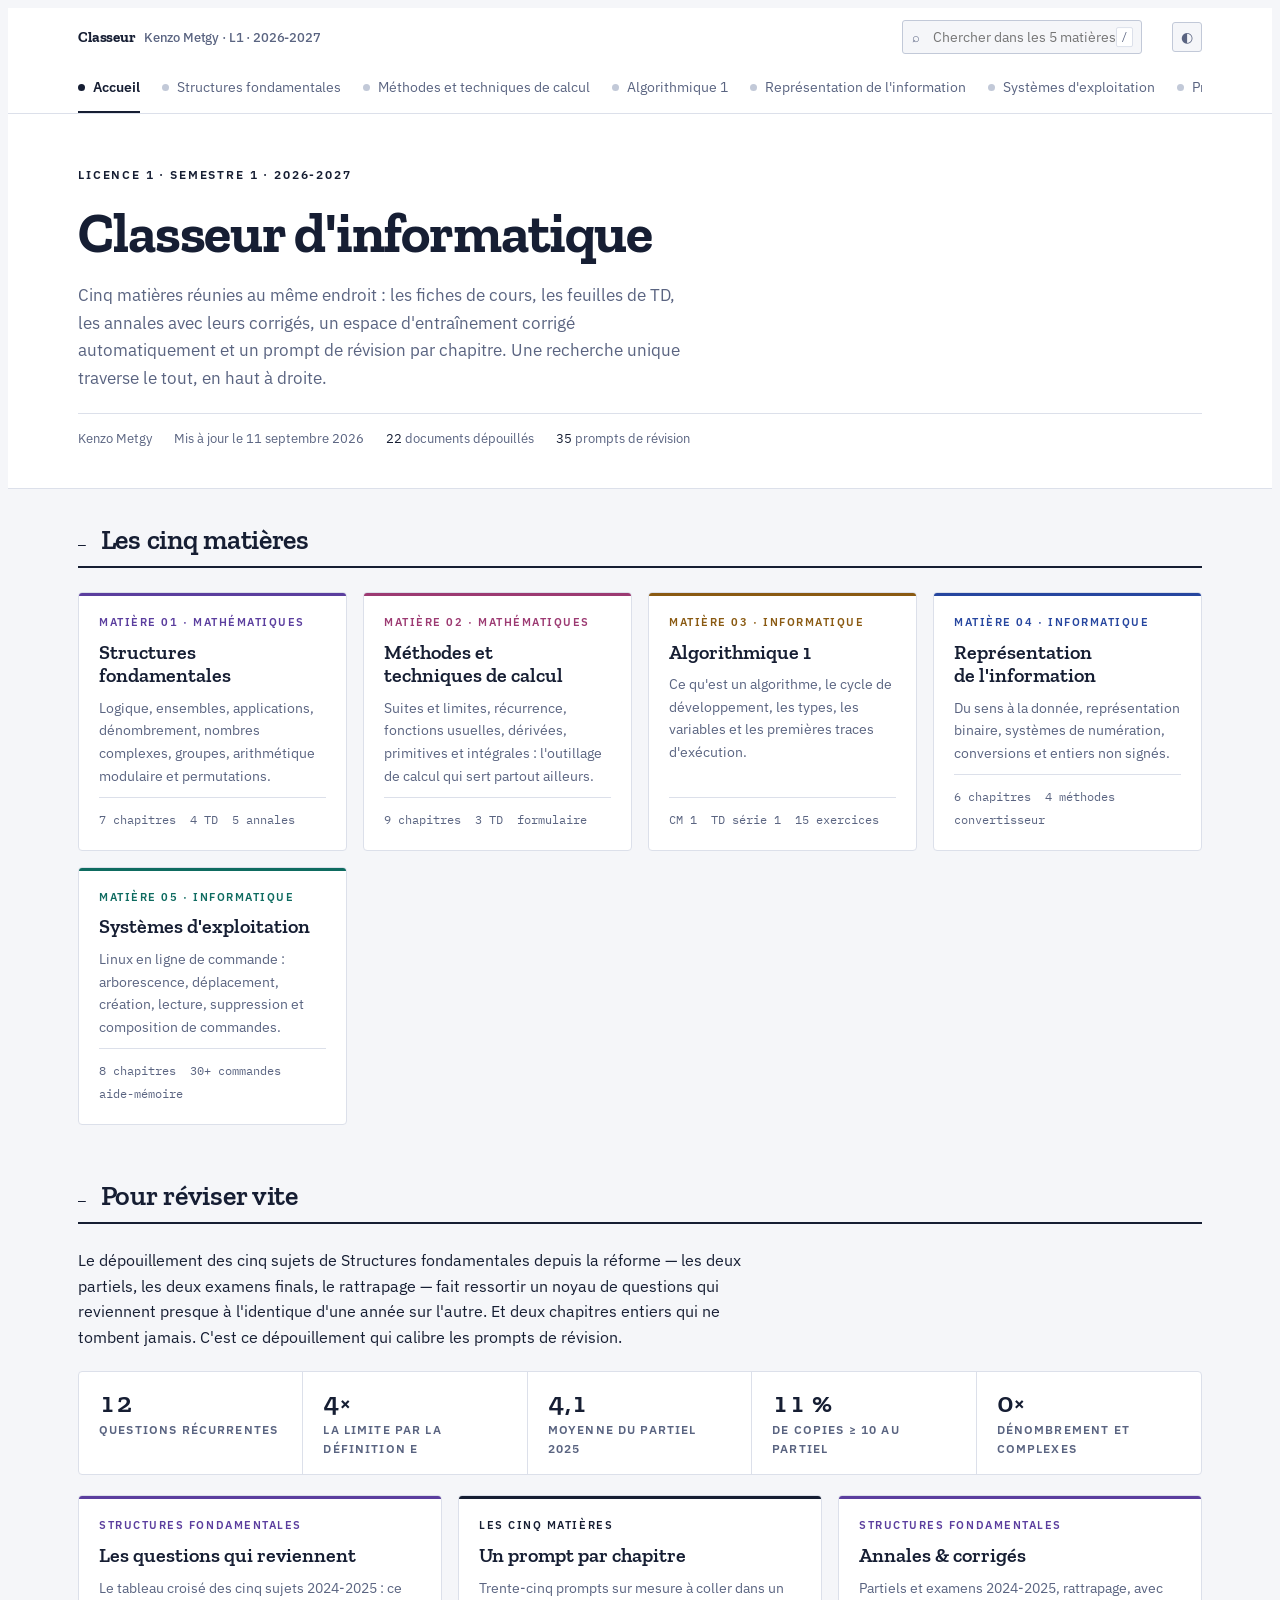
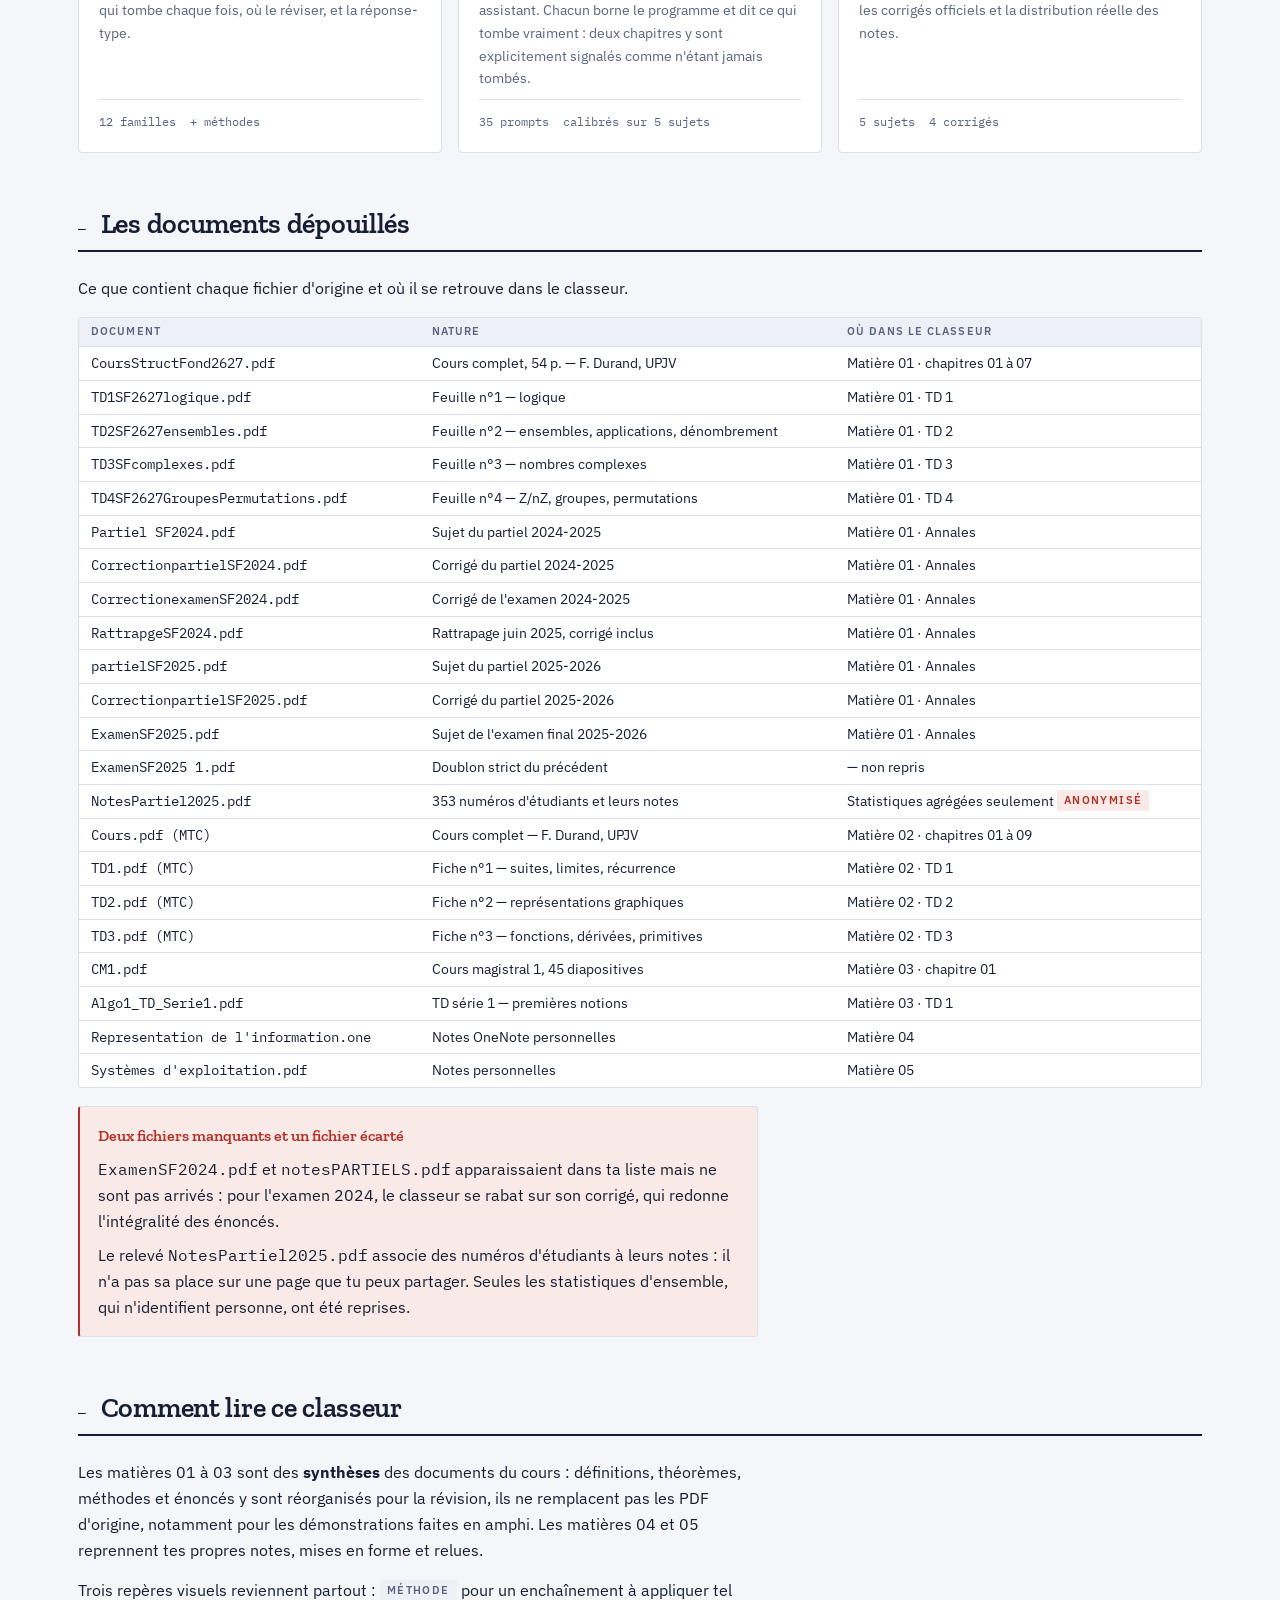
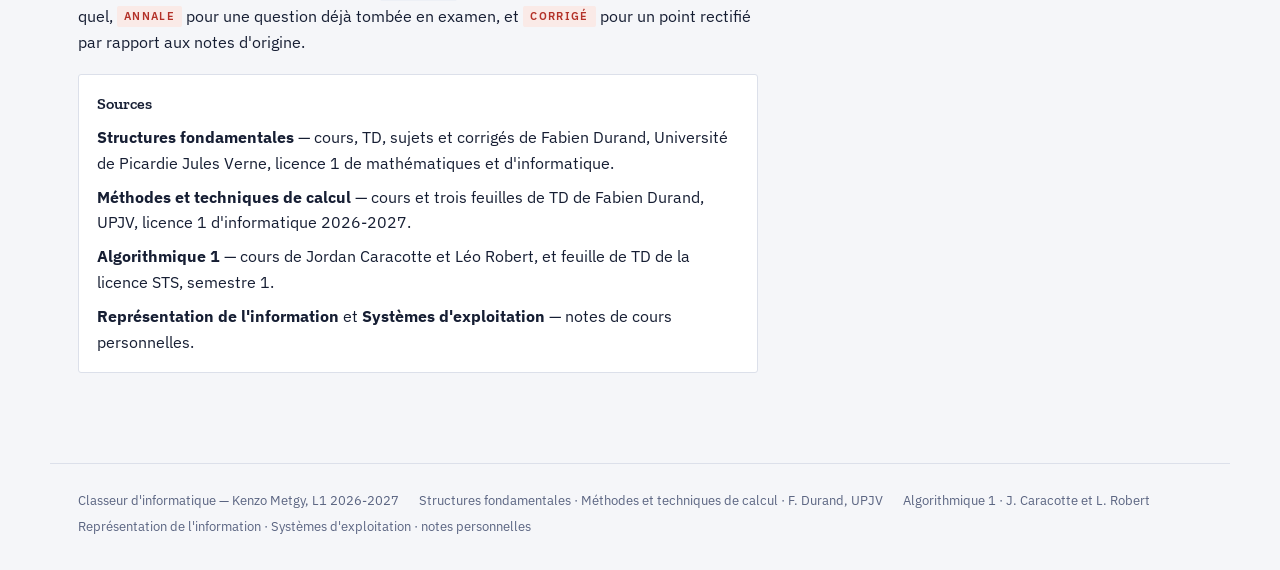
<file: index.html>
<!doctype html>
<html lang="fr">
<head>
<meta charset="utf-8">
<meta name="viewport" content="width=device-width, initial-scale=1">
<meta name="author" content="Kenzo Metgy">
<meta name="description" content="Classeur L1 : cinq matieres, fiches de cours, TD, annales, entrainement corrige et prompts de revision.">
<meta name="theme-color" content="#F5F6F9" media="(prefers-color-scheme: light)">
<meta name="theme-color" content="#111621" media="(prefers-color-scheme: dark)">
<title>Classeur d'informatique</title>

<link rel="icon" href="icon.svg" type="image/svg+xml">
<link rel="manifest" href="manifest.webmanifest">

<script>
/* Applique le theme avant le premier rendu pour eviter le flash de couleurs. */
(function(){try{var t=localStorage.getItem('classeur-theme');if(t==='light'||t==='dark')document.documentElement.setAttribute('data-theme',t);}catch(e){}})();
</script>

<link rel="stylesheet" href="assets/css/tokens.css">
<link rel="stylesheet" href="assets/css/base.css">
<link rel="stylesheet" href="assets/css/components.css">
<link rel="stylesheet" href="assets/css/subject-03.css">
<link rel="stylesheet" href="assets/css/practice.css">
<link rel="stylesheet" href="assets/css/prompts.css">
<link rel="stylesheet" href="assets/css/print.css">

<!-- Les polices ne bloquent pas le premier rendu. -->
<link rel="preconnect" href="https://fonts.googleapis.com">
<link rel="preconnect" href="https://fonts.gstatic.com" crossorigin>
<link rel="stylesheet" media="print" onload="this.media='all'"
      href="https://fonts.googleapis.com/css2?family=Zilla+Slab:wght@500;600;700&family=IBM+Plex+Sans:wght@400;500;600&family=IBM+Plex+Mono:wght@400;500;600&display=swap">
<noscript><link rel="stylesheet" href="https://fonts.googleapis.com/css2?family=Zilla+Slab:wght@500;600;700&family=IBM+Plex+Sans:wght@400;500;600&family=IBM+Plex+Mono:wght@400;500;600&display=swap"></noscript>
</head>
<body>
<div class="topbar"><div class="topbar-inner">
<a href="index.html" class="brand">Classeur<span>Kenzo Metgy · L1 · 2026-2027</span></a>
<nav class="tabs" aria-label="Matières"><a href="index.html" class="tab tab-home" aria-current="page"><span class="dot"></span>Accueil</a><a href="structures-fondamentales.html" class="tab tab-sf"><span class="dot"></span>Structures fondamentales</a><a href="methodes-calcul.html" class="tab tab-mtc"><span class="dot"></span>Méthodes et techniques de calcul</a><a href="algorithmique.html" class="tab tab-algo"><span class="dot"></span>Algorithmique 1</a><a href="information.html" class="tab tab-info"><span class="dot"></span>Représentation de l'information</a><a href="systemes.html" class="tab tab-os"><span class="dot"></span>Systèmes d'exploitation</a><a href="prompts.html" class="tab tab-prompt"><span class="dot"></span>Prompts</a><a href="entrainement.html" class="tab tab-train"><span class="dot"></span>Entraînement</a></nav>
<div class="gsearch">
<span class="icon" aria-hidden="true">⌕</span>
<input id="gq" type="search" placeholder="Chercher dans les 5 matières…" autocomplete="off" spellcheck="false" aria-label="Chercher dans toutes les matières" aria-expanded="false" aria-controls="gres">
<kbd>/</kbd>
<div class="results" id="gres" role="listbox" hidden></div>
</div>
<button class="theme-btn" type="button" aria-label="Thème automatique" title="Thème automatique">◐</button>
</div></div>

<div class="course"><header class="hero"><div class="hero-inner"><div class="eyebrow">Licence 1 · Semestre 1 · 2026-2027</div><h1>Classeur d'informatique</h1><p class="lede">Cinq matières réunies au même endroit&nbsp;: les fiches de cours, les feuilles de TD, les annales avec leurs corrigés, un espace d'entraînement corrigé automatiquement et un prompt de révision par chapitre. Une recherche unique traverse le tout, en haut à droite.</p><div class="meta"><span>Kenzo Metgy</span><span>Mis à jour le 11 septembre 2026</span><span><span class="mono">22</span> documents dépouillés</span><span><span class="mono">35</span> prompts de révision</span></div></div></header><div class="shell wide"><main><section id="h-matieres"><div class="sec-head"><span class="num">—</span><h2>Les cinq matières</h2></div><div class="mat-grid"><a href="structures-fondamentales.html" class="mat-card c-sf"><span class="bar"></span><span class="in"><span class="k">Matière 01 · Mathématiques</span><h3>Structures fondamentales</h3><p>Logique, ensembles, applications, dénombrement, nombres complexes, groupes, arithmétique modulaire et permutations.</p><span class="facts"><span>7 chapitres</span><span>4 TD</span><span>5 annales</span></span></span></a><a href="methodes-calcul.html" class="mat-card c-mtc"><span class="bar"></span><span class="in"><span class="k">Matière 02 · Mathématiques</span><h3>Méthodes et techniques de calcul</h3><p>Suites et limites, récurrence, fonctions usuelles, dérivées, primitives et intégrales&nbsp;: l'outillage de calcul qui sert partout ailleurs.</p><span class="facts"><span>9 chapitres</span><span>3 TD</span><span>formulaire</span></span></span></a><a href="algorithmique.html" class="mat-card c-algo"><span class="bar"></span><span class="in"><span class="k">Matière 03 · Informatique</span><h3>Algorithmique 1</h3><p>Ce qu'est un algorithme, le cycle de développement, les types, les variables et les premières traces d'exécution.</p><span class="facts"><span>CM 1</span><span>TD série 1</span><span>15 exercices</span></span></span></a><a href="information.html" class="mat-card c-info"><span class="bar"></span><span class="in"><span class="k">Matière 04 · Informatique</span><h3>Représentation de l'information</h3><p>Du sens à la donnée, représentation binaire, systèmes de numération, conversions et entiers non signés.</p><span class="facts"><span>6 chapitres</span><span>4 méthodes</span><span>convertisseur</span></span></span></a><a href="systemes.html" class="mat-card c-os"><span class="bar"></span><span class="in"><span class="k">Matière 05 · Informatique</span><h3>Systèmes d'exploitation</h3><p>Linux en ligne de commande&nbsp;: arborescence, déplacement, création, lecture, suppression et composition de commandes.</p><span class="facts"><span>8 chapitres</span><span>30+ commandes</span><span>aide-mémoire</span></span></span></a></div></section><section id="h-revisions"><div class="sec-head"><span class="num">—</span><h2>Pour réviser vite</h2></div><div class="body" style="margin-bottom:20px"><p>Le dépouillement des cinq sujets de Structures fondamentales depuis la réforme — les deux partiels, les deux examens finals, le rattrapage — fait ressortir un noyau de questions qui reviennent presque à l'identique d'une année sur l'autre. Et deux chapitres entiers qui ne tombent jamais. C'est ce dépouillement qui calibre les prompts de révision.</p></div><div class="kpis" style="margin-bottom:20px"><div class="kpi"><span class="v">12</span><span class="k">questions récurrentes</span></div><div class="kpi"><span class="v">4×</span><span class="k">la limite par la définition ε</span></div><div class="kpi"><span class="v">4,1</span><span class="k">moyenne du partiel 2025</span></div><div class="kpi"><span class="v">11 %</span><span class="k">de copies ≥ 10 au partiel</span></div><div class="kpi"><span class="v">0×</span><span class="k">dénombrement et complexes</span></div></div><div class="mat-grid"><a href="structures-fondamentales.html#sf-recurrent" class="mat-card c-sf"><span class="bar"></span><span class="in"><span class="k">Structures fondamentales</span><h3>Les questions qui reviennent</h3><p>Le tableau croisé des cinq sujets 2024-2025&nbsp;: ce qui tombe chaque fois, où le réviser, et la réponse-type.</p><span class="facts"><span>12 familles</span><span>+ méthodes</span></span></span></a><a href="prompts.html" class="mat-card"><span class="bar"></span><span class="in"><span class="k">Les cinq matières</span><h3>Un prompt par chapitre</h3><p>Trente-cinq prompts sur mesure à coller dans un assistant. Chacun borne le programme et dit ce qui tombe vraiment&nbsp;: deux chapitres y sont explicitement signalés comme n'étant jamais tombés.</p><span class="facts"><span>35 prompts</span><span>calibrés sur 5 sujets</span></span></span></a><a href="structures-fondamentales.html#sf-annales" class="mat-card c-sf"><span class="bar"></span><span class="in"><span class="k">Structures fondamentales</span><h3>Annales &amp; corrigés</h3><p>Partiels et examens 2024-2025, rattrapage, avec les corrigés officiels et la distribution réelle des notes.</p><span class="facts"><span>5 sujets</span><span>4 corrigés</span></span></span></a></div></section><section id="h-docs"><div class="sec-head"><span class="num">—</span><h2>Les documents dépouillés</h2></div><div class="body" style="margin-bottom:16px"><p>Ce que contient chaque fichier d'origine et où il se retrouve dans le classeur.</p></div><div class="tw" style="max-width:none"><table class="compact"><thead><tr><th>Document</th><th>Nature</th><th>Où dans le classeur</th></tr></thead><tbody><tr><td class="mono">CoursStructFond2627.pdf</td><td>Cours complet, 54 p. — F. Durand, UPJV</td><td>Matière 01 · chapitres 01 à 07</td></tr><tr><td class="mono">TD1SF2627logique.pdf</td><td>Feuille n°1 — logique</td><td>Matière 01 · TD 1</td></tr><tr><td class="mono">TD2SF2627ensembles.pdf</td><td>Feuille n°2 — ensembles, applications, dénombrement</td><td>Matière 01 · TD 2</td></tr><tr><td class="mono">TD3SFcomplexes.pdf</td><td>Feuille n°3 — nombres complexes</td><td>Matière 01 · TD 3</td></tr><tr><td class="mono">TD4SF2627GroupesPermutations.pdf</td><td>Feuille n°4 — Z/nZ, groupes, permutations</td><td>Matière 01 · TD 4</td></tr><tr><td class="mono">Partiel SF2024.pdf</td><td>Sujet du partiel 2024-2025</td><td>Matière 01 · Annales</td></tr><tr><td class="mono">CorrectionpartielSF2024.pdf</td><td>Corrigé du partiel 2024-2025</td><td>Matière 01 · Annales</td></tr><tr><td class="mono">CorrectionexamenSF2024.pdf</td><td>Corrigé de l'examen 2024-2025</td><td>Matière 01 · Annales</td></tr><tr><td class="mono">RattrapgeSF2024.pdf</td><td>Rattrapage juin 2025, corrigé inclus</td><td>Matière 01 · Annales</td></tr><tr><td class="mono">partielSF2025.pdf</td><td>Sujet du partiel 2025-2026</td><td>Matière 01 · Annales</td></tr><tr><td class="mono">CorrectionpartielSF2025.pdf</td><td>Corrigé du partiel 2025-2026</td><td>Matière 01 · Annales</td></tr><tr><td class="mono">ExamenSF2025.pdf</td><td>Sujet de l'examen final 2025-2026</td><td>Matière 01 · Annales</td></tr><tr><td class="mono">ExamenSF2025 1.pdf</td><td>Doublon strict du précédent</td><td>— non repris</td></tr><tr><td class="mono">NotesPartiel2025.pdf</td><td>353 numéros d'étudiants et leurs notes</td><td>Statistiques agrégées seulement <span class="tag fix">anonymisé</span></td></tr><tr><td class="mono">Cours.pdf (MTC)</td><td>Cours complet — F. Durand, UPJV</td><td>Matière 02 · chapitres 01 à 09</td></tr><tr><td class="mono">TD1.pdf (MTC)</td><td>Fiche n°1 — suites, limites, récurrence</td><td>Matière 02 · TD 1</td></tr><tr><td class="mono">TD2.pdf (MTC)</td><td>Fiche n°2 — représentations graphiques</td><td>Matière 02 · TD 2</td></tr><tr><td class="mono">TD3.pdf (MTC)</td><td>Fiche n°3 — fonctions, dérivées, primitives</td><td>Matière 02 · TD 3</td></tr><tr><td class="mono">CM1.pdf</td><td>Cours magistral 1, 45 diapositives</td><td>Matière 03 · chapitre 01</td></tr><tr><td class="mono">Algo1_TD_Serie1.pdf</td><td>TD série 1 — premières notions</td><td>Matière 03 · TD 1</td></tr><tr><td class="mono">Representation de l'information.one</td><td>Notes OneNote personnelles</td><td>Matière 04</td></tr><tr><td class="mono">Systèmes d'exploitation.pdf</td><td>Notes personnelles</td><td>Matière 05</td></tr></tbody></table></div><div class="note warn" style="margin-top:18px"><span class="title">Deux fichiers manquants et un fichier écarté</span><p><span class="mono">ExamenSF2024.pdf</span> et <span class="mono">notesPARTIELS.pdf</span> apparaissaient dans ta liste mais ne sont pas arrivés&nbsp;: pour l'examen 2024, le classeur se rabat sur son corrigé, qui redonne l'intégralité des énoncés.</p><p>Le relevé <span class="mono">NotesPartiel2025.pdf</span> associe des numéros d'étudiants à leurs notes&nbsp;: il n'a pas sa place sur une page que tu peux partager. Seules les statistiques d'ensemble, qui n'identifient personne, ont été reprises.</p></div></section><section id="h-methode"><div class="sec-head"><span class="num">—</span><h2>Comment lire ce classeur</h2></div><div class="body"><p>Les matières 01 à 03 sont des <strong>synthèses</strong> des documents du cours&nbsp;: définitions, théorèmes, méthodes et énoncés y sont réorganisés pour la révision, ils ne remplacent pas les PDF d'origine, notamment pour les démonstrations faites en amphi. Les matières 04 et 05 reprennent tes propres notes, mises en forme et relues.</p><p>Trois repères visuels reviennent partout&nbsp;: <span class="tag">méthode</span> pour un enchaînement à appliquer tel quel, <span class="tag hot">annale</span> pour une question déjà tombée en examen, et <span class="tag fix">corrigé</span> pour un point rectifié par rapport aux notes d'origine.</p></div><div class="note" style="margin-top:18px"><span class="title">Sources</span><p><strong>Structures fondamentales</strong> — cours, TD, sujets et corrigés de Fabien Durand, Université de Picardie Jules Verne, licence 1 de mathématiques et d'informatique.</p><p><strong>Méthodes et techniques de calcul</strong> — cours et trois feuilles de TD de Fabien Durand, UPJV, licence 1 d'informatique 2026-2027.</p><p><strong>Algorithmique 1</strong> — cours de Jordan Caracotte et Léo Robert, et feuille de TD de la licence STS, semestre 1.</p><p><strong>Représentation de l'information</strong> et <strong>Systèmes d'exploitation</strong> — notes de cours personnelles.</p></div></section></main></div></div>

<footer>
<span>Classeur d'informatique — Kenzo Metgy, L1 2026-2027</span>
<span>Structures fondamentales · Méthodes et techniques de calcul · F. Durand, UPJV</span>
<span>Algorithmique 1 · J. Caracotte et L. Robert</span>
<span>Représentation de l'information · Systèmes d'exploitation · notes personnelles</span>
</footer>

<script src="assets/js/app.js" defer></script>

</body>
</html>
</file>
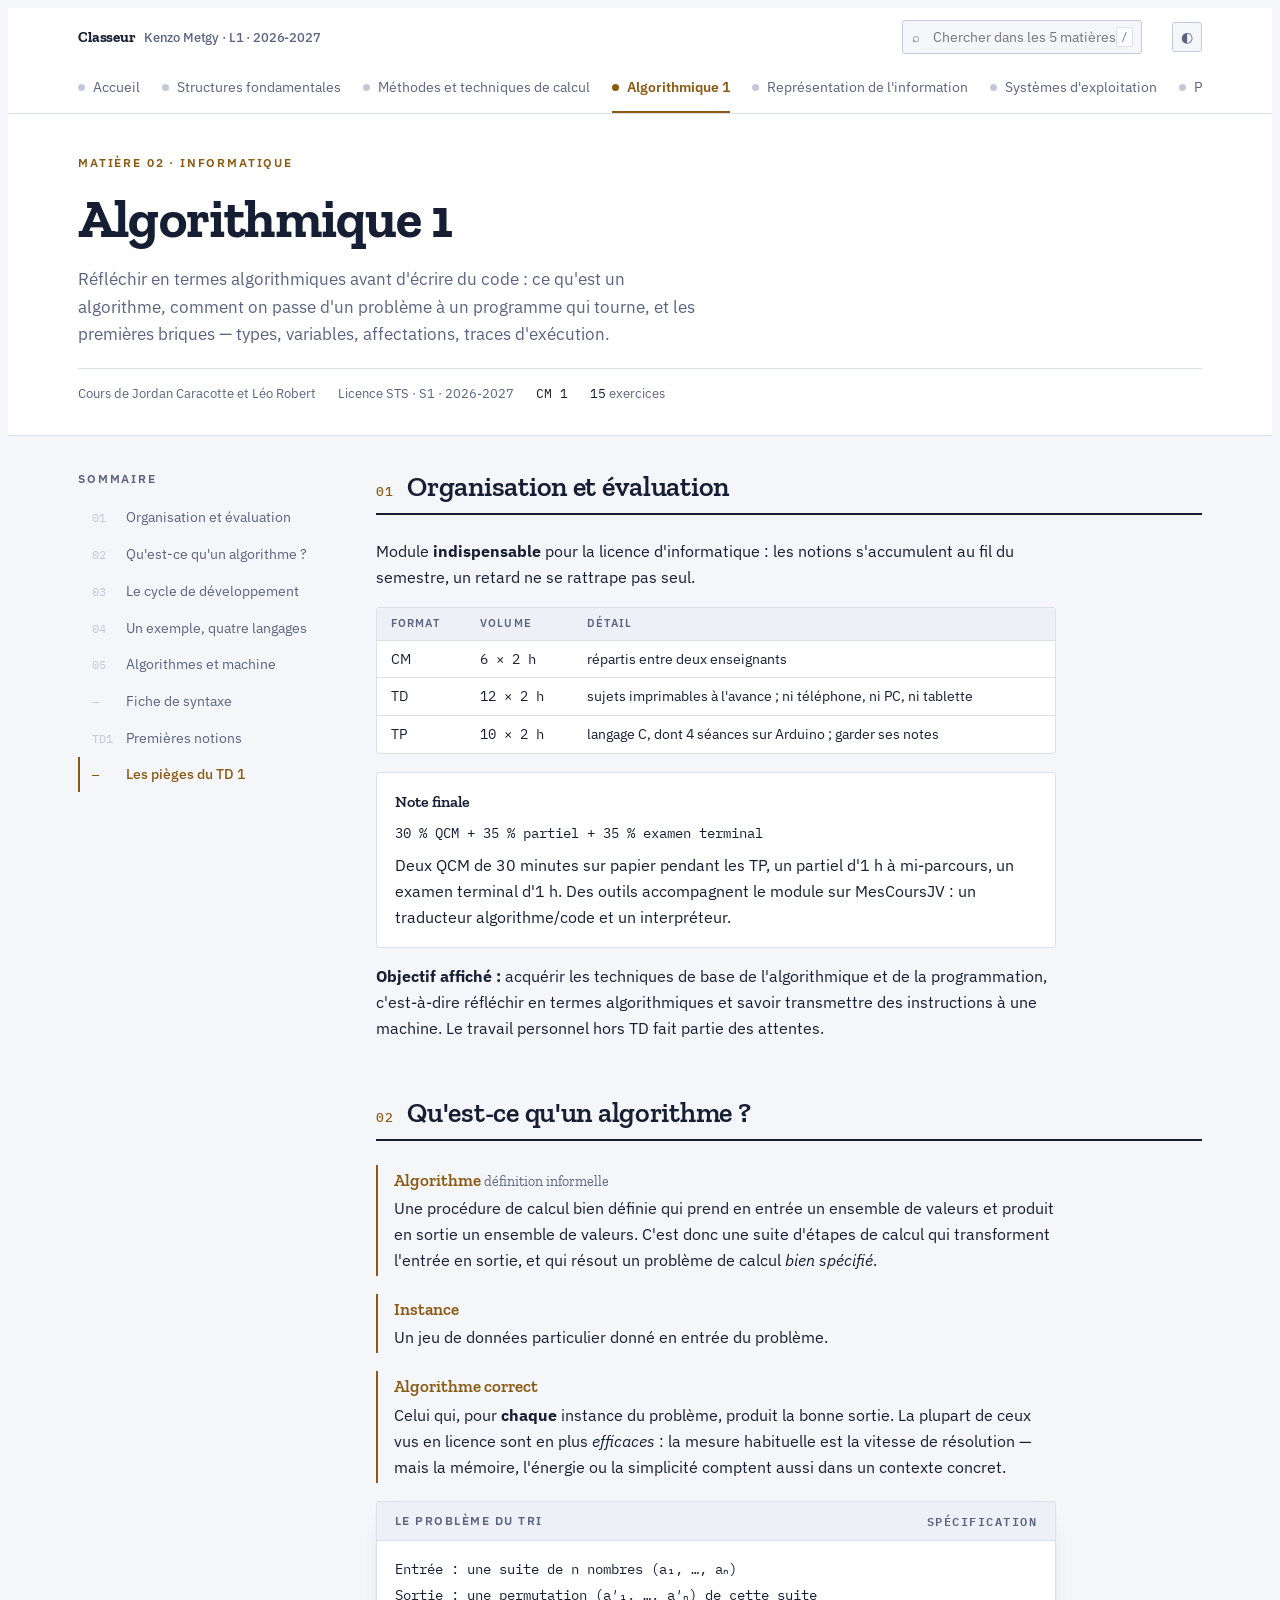
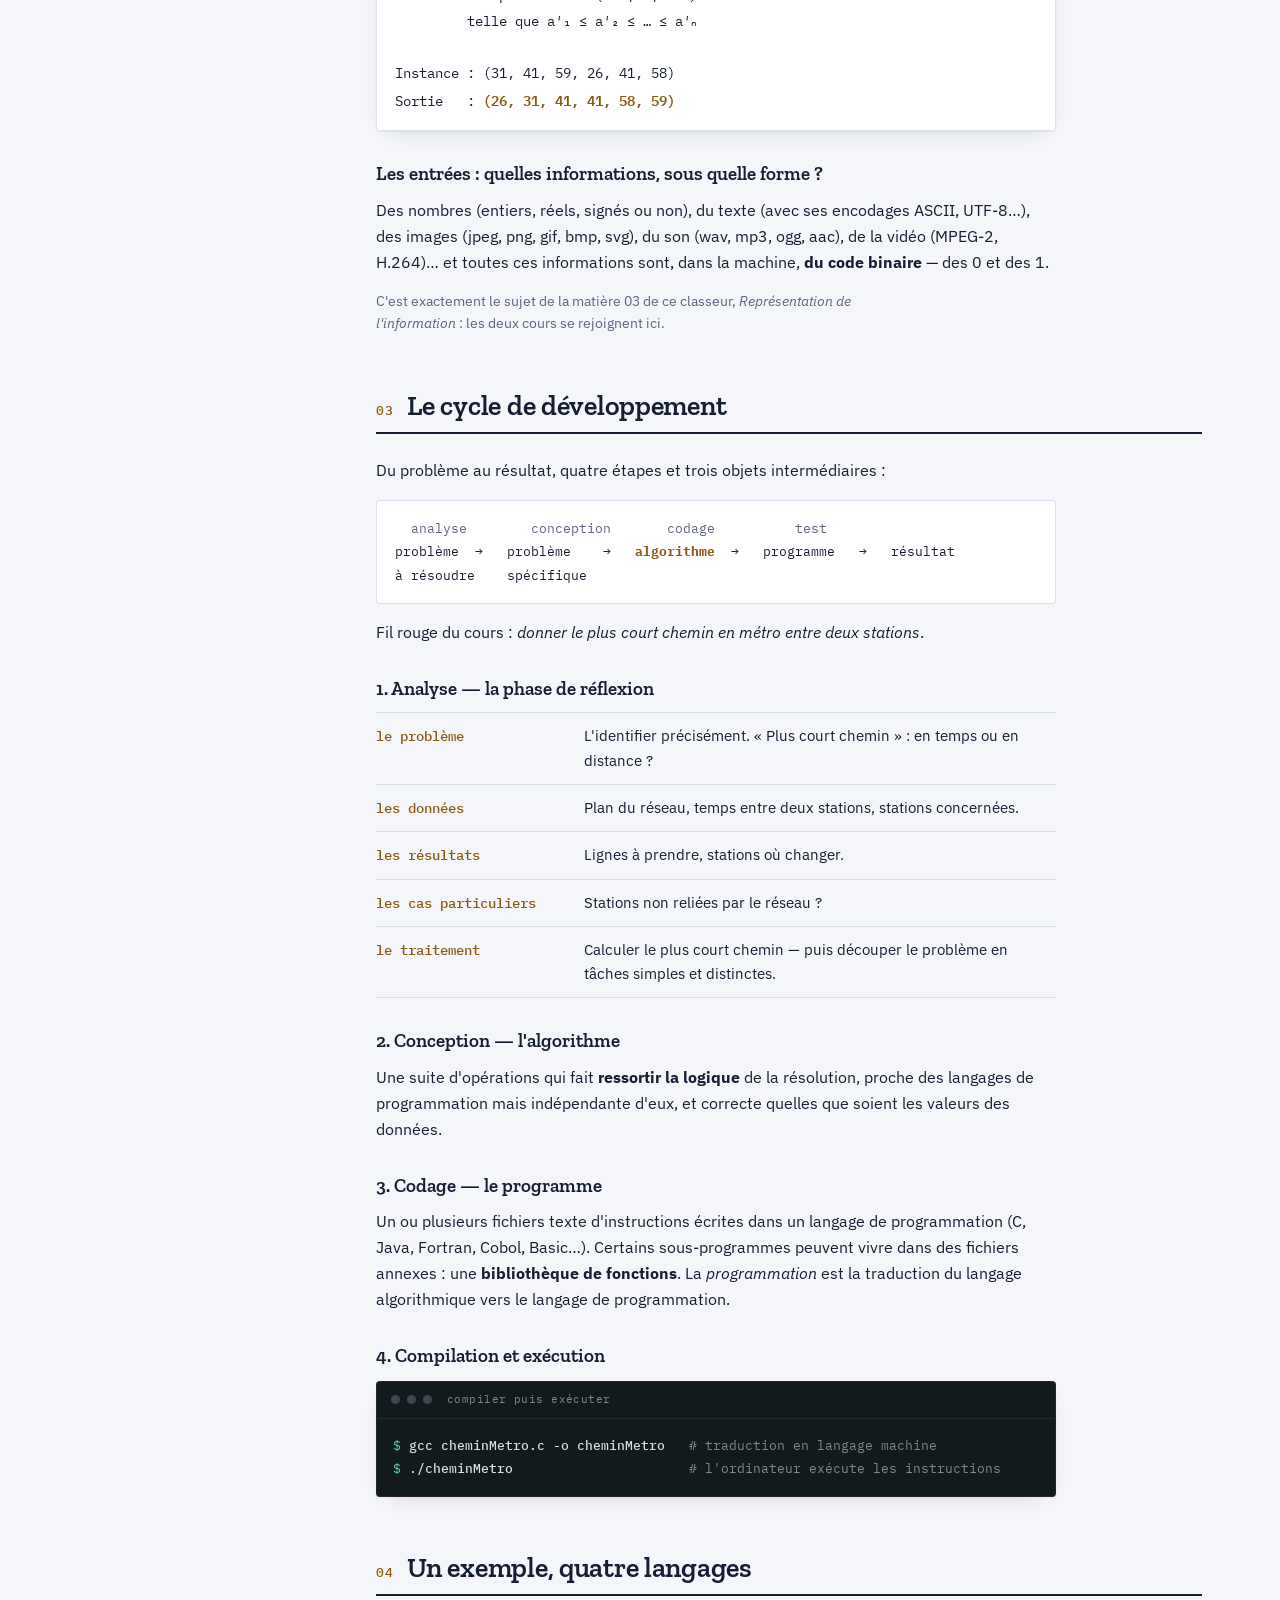
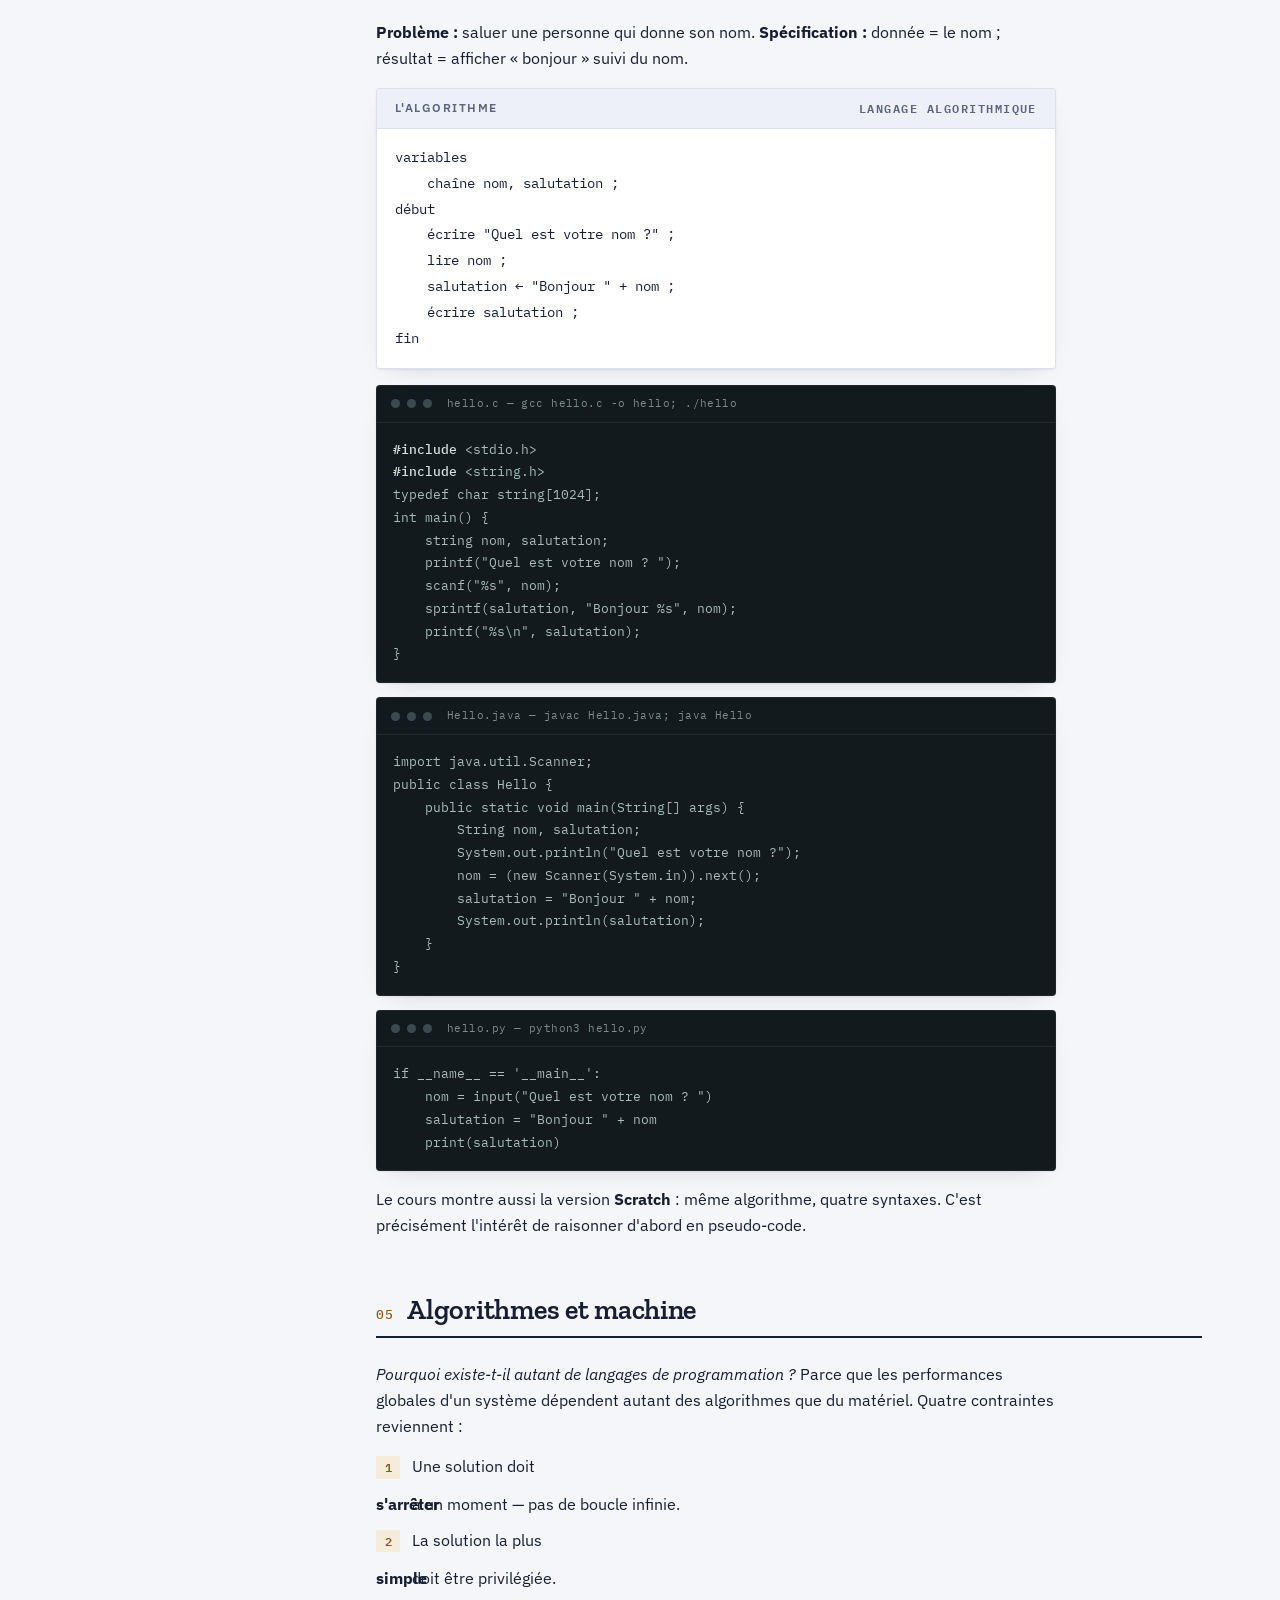
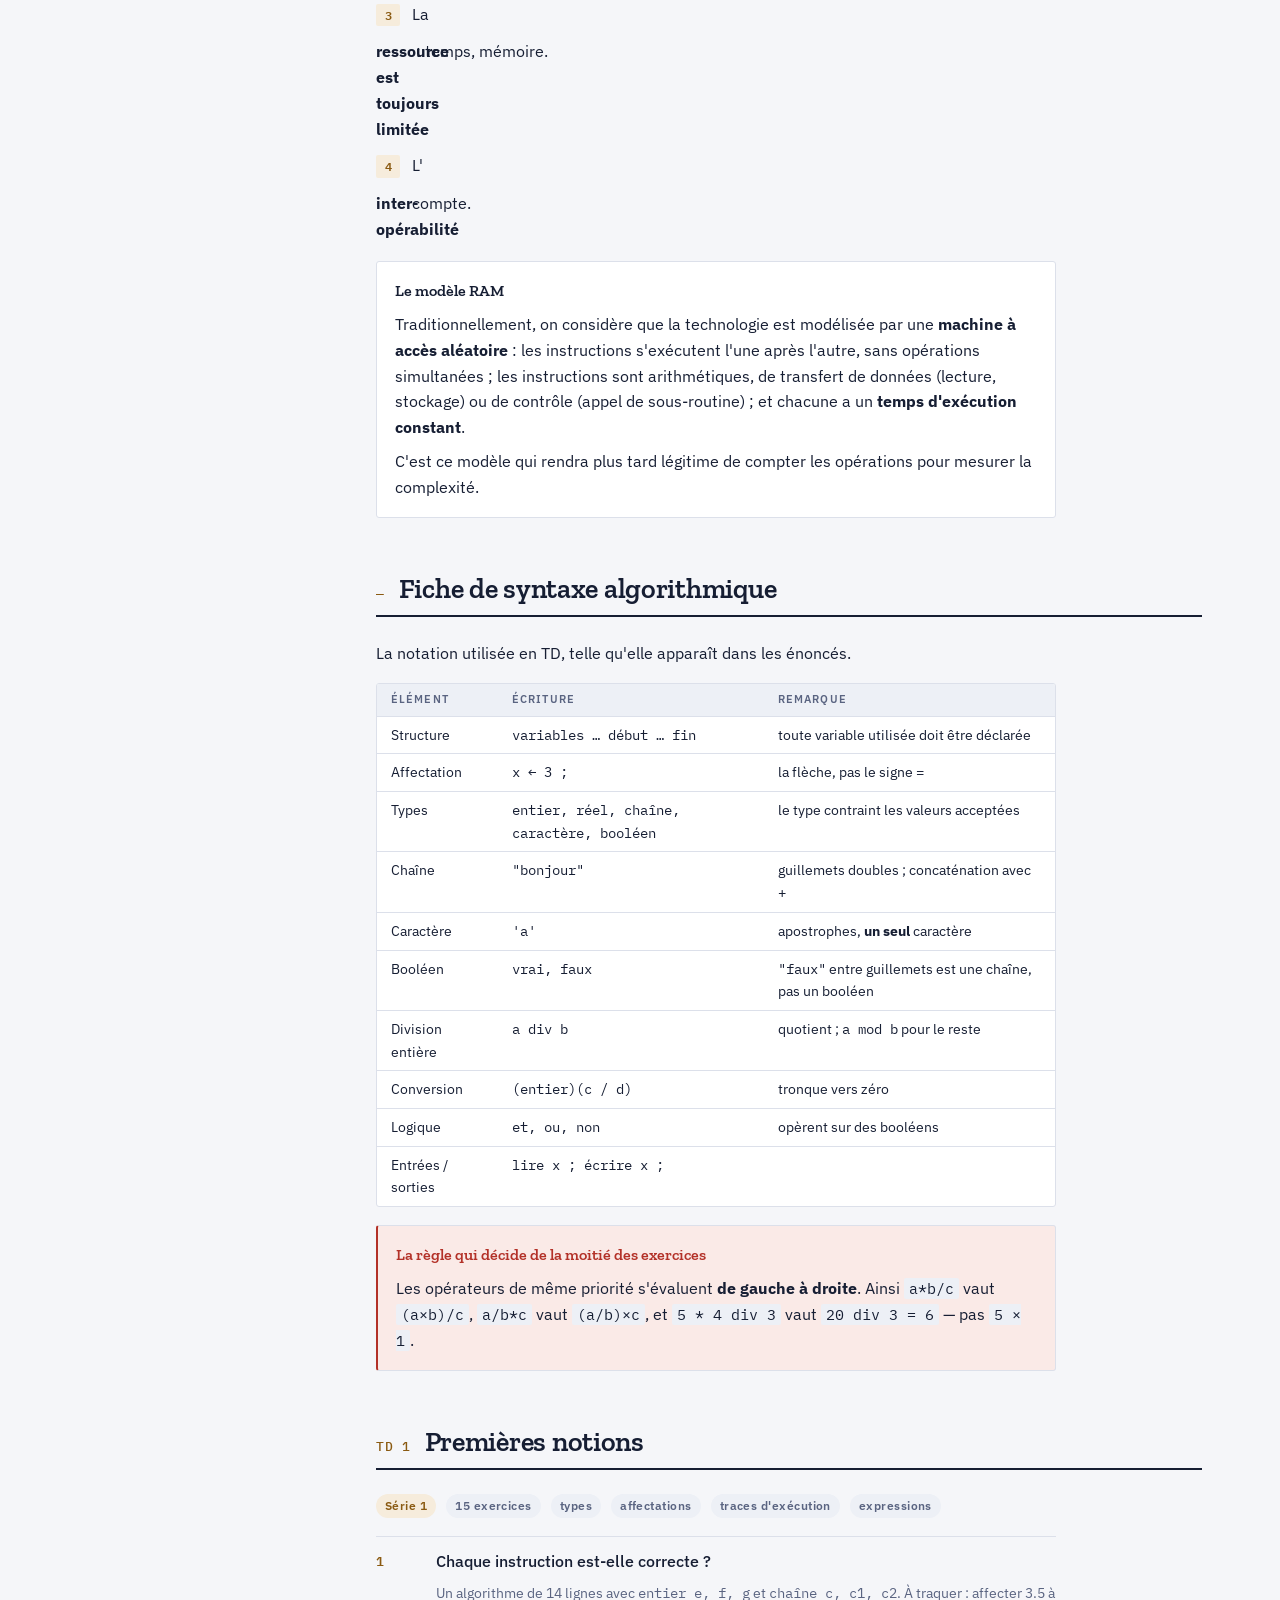
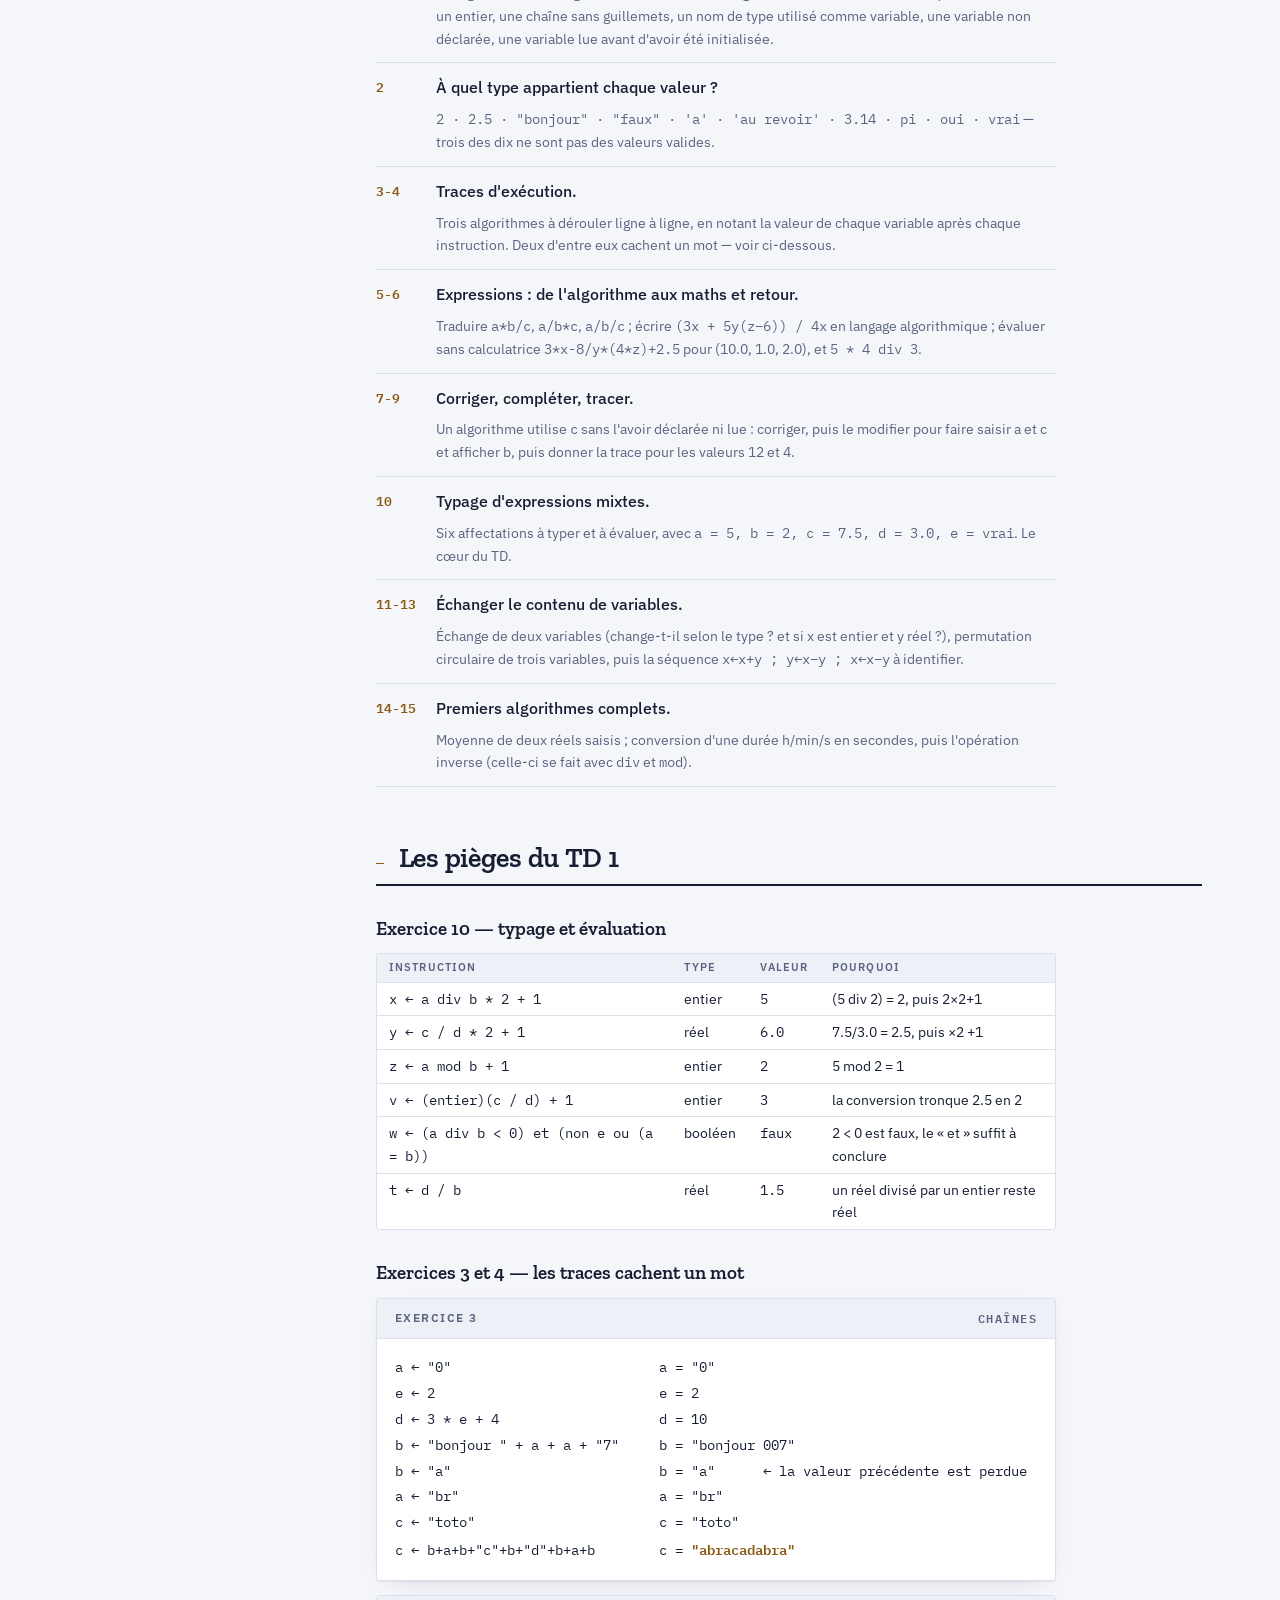
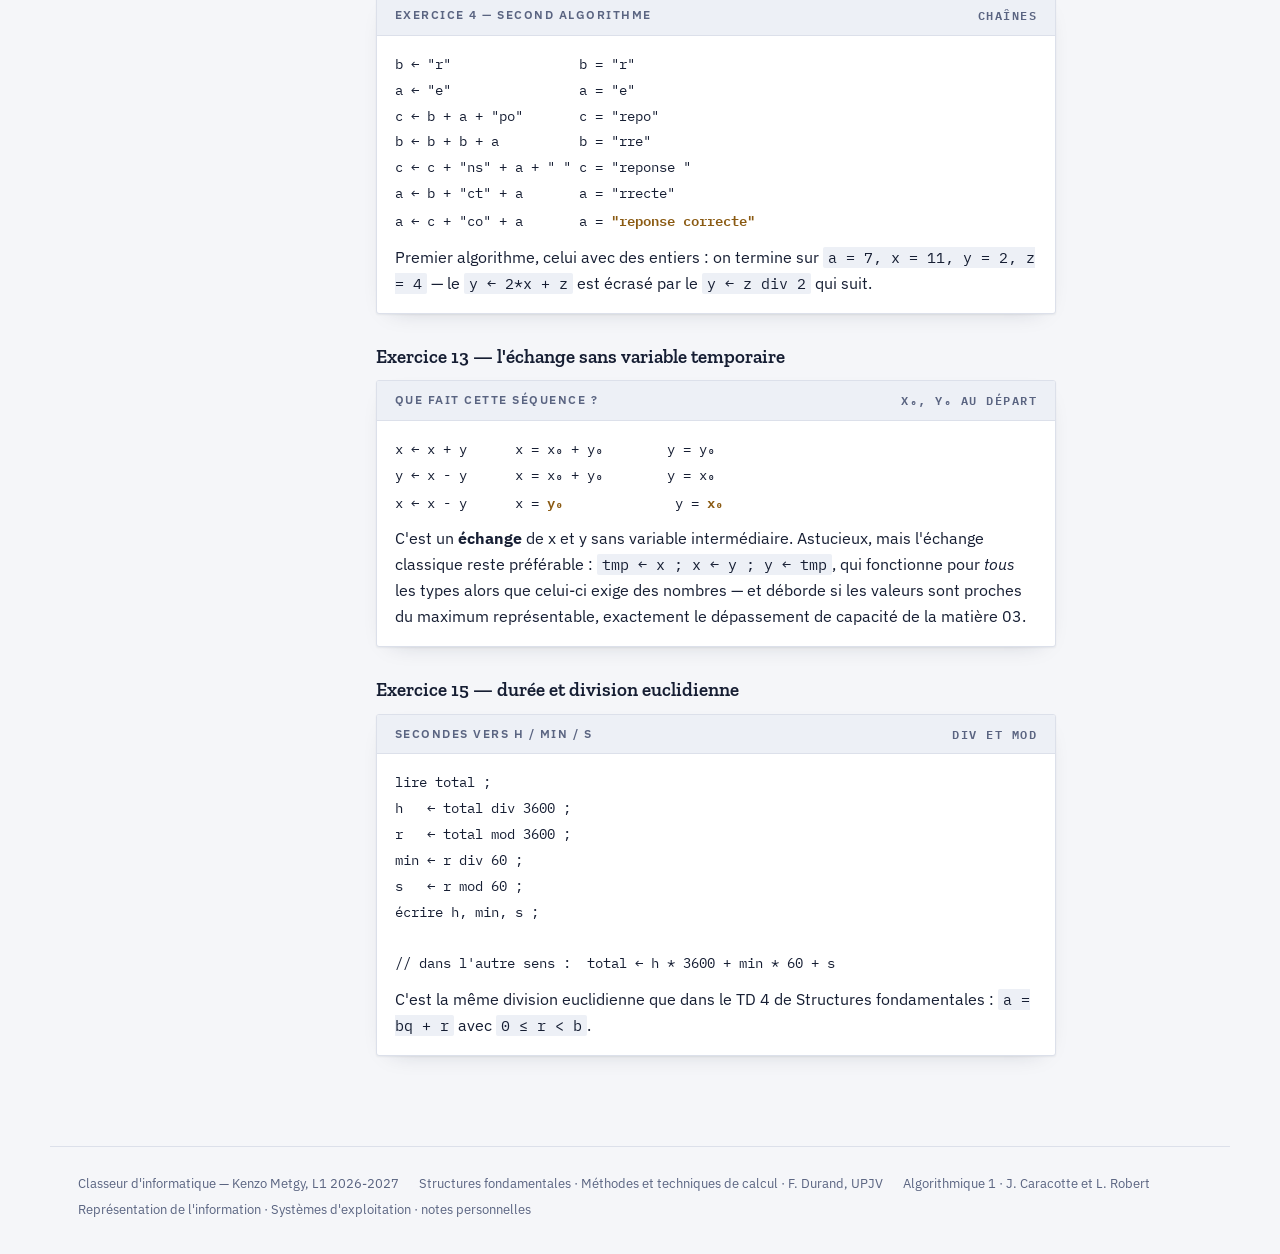
<file: algorithmique.html>
<!doctype html>
<html lang="fr">
<head>
<meta charset="utf-8">
<meta name="viewport" content="width=device-width, initial-scale=1">
<meta name="author" content="Kenzo Metgy">
<meta name="description" content="Ce qu'est un algorithme, cycle de developpement, types, variables et traces d'execution.">
<meta name="theme-color" content="#F5F6F9" media="(prefers-color-scheme: light)">
<meta name="theme-color" content="#111621" media="(prefers-color-scheme: dark)">
<title>Algorithmique 1 — Classeur L1</title>

<link rel="icon" href="icon.svg" type="image/svg+xml">
<link rel="manifest" href="manifest.webmanifest">

<script>
/* Applique le theme avant le premier rendu pour eviter le flash de couleurs. */
(function(){try{var t=localStorage.getItem('classeur-theme');if(t==='light'||t==='dark')document.documentElement.setAttribute('data-theme',t);}catch(e){}})();
</script>

<link rel="stylesheet" href="assets/css/tokens.css">
<link rel="stylesheet" href="assets/css/base.css">
<link rel="stylesheet" href="assets/css/components.css">
<link rel="stylesheet" href="assets/css/subject-03.css">
<link rel="stylesheet" href="assets/css/practice.css">
<link rel="stylesheet" href="assets/css/prompts.css">
<link rel="stylesheet" href="assets/css/print.css">

<!-- Les polices ne bloquent pas le premier rendu. -->
<link rel="preconnect" href="https://fonts.googleapis.com">
<link rel="preconnect" href="https://fonts.gstatic.com" crossorigin>
<link rel="stylesheet" media="print" onload="this.media='all'"
      href="https://fonts.googleapis.com/css2?family=Zilla+Slab:wght@500;600;700&family=IBM+Plex+Sans:wght@400;500;600&family=IBM+Plex+Mono:wght@400;500;600&display=swap">
<noscript><link rel="stylesheet" href="https://fonts.googleapis.com/css2?family=Zilla+Slab:wght@500;600;700&family=IBM+Plex+Sans:wght@400;500;600&family=IBM+Plex+Mono:wght@400;500;600&display=swap"></noscript>
</head>
<body>
<div class="topbar"><div class="topbar-inner">
<a href="index.html" class="brand">Classeur<span>Kenzo Metgy · L1 · 2026-2027</span></a>
<nav class="tabs" aria-label="Matières"><a href="index.html" class="tab tab-home"><span class="dot"></span>Accueil</a><a href="structures-fondamentales.html" class="tab tab-sf"><span class="dot"></span>Structures fondamentales</a><a href="methodes-calcul.html" class="tab tab-mtc"><span class="dot"></span>Méthodes et techniques de calcul</a><a href="algorithmique.html" class="tab tab-algo" aria-current="page"><span class="dot"></span>Algorithmique 1</a><a href="information.html" class="tab tab-info"><span class="dot"></span>Représentation de l'information</a><a href="systemes.html" class="tab tab-os"><span class="dot"></span>Systèmes d'exploitation</a><a href="prompts.html" class="tab tab-prompt"><span class="dot"></span>Prompts</a><a href="entrainement.html" class="tab tab-train"><span class="dot"></span>Entraînement</a></nav>
<div class="gsearch">
<span class="icon" aria-hidden="true">⌕</span>
<input id="gq" type="search" placeholder="Chercher dans les 5 matières…" autocomplete="off" spellcheck="false" aria-label="Chercher dans toutes les matières" aria-expanded="false" aria-controls="gres">
<kbd>/</kbd>
<div class="results" id="gres" role="listbox" hidden></div>
</div>
<button class="theme-btn" type="button" aria-label="Thème automatique" title="Thème automatique">◐</button>
</div></div>

<div class="course c-algo"><header class="masthead"><div class="masthead-inner"><div class="eyebrow">Matière 02 · Informatique</div><h1>Algorithmique 1</h1><p class="lede">Réfléchir en termes algorithmiques avant d'écrire du code&nbsp;: ce qu'est un algorithme, comment on passe d'un problème à un programme qui tourne, et les premières briques — types, variables, affectations, traces d'exécution.</p><div class="meta"><span>Cours de Jordan Caracotte et Léo Robert</span><span>Licence STS · S1 · 2026-2027</span><span><span class="mono">CM 1</span></span><span><span class="mono">15</span> exercices</span></div></div></header><div class="shell"><nav class="toc" aria-label="Sommaire d'Algorithmique 1"><div class="toc-label">Sommaire</div><ol><li><a href="#al-orga"><span class="num">01</span><span>Organisation et évaluation</span></a></li><li><a href="#al-def"><span class="num">02</span><span>Qu'est-ce qu'un algorithme&nbsp;?</span></a></li><li><a href="#al-cycle"><span class="num">03</span><span>Le cycle de développement</span></a></li><li><a href="#al-langages"><span class="num">04</span><span>Un exemple, quatre langages</span></a></li><li><a href="#al-machine"><span class="num">05</span><span>Algorithmes et machine</span></a></li><li><a href="#al-syntaxe"><span class="num">—</span><span>Fiche de syntaxe</span></a></li><li><a href="#al-td1"><span class="num">TD1</span><span>Premières notions</span></a></li><li><a href="#al-pieges"><span class="num">—</span><span>Les pièges du TD 1</span></a></li></ol></nav><main><section id="al-orga"><div class="sec-head"><span class="num">01</span><h2>Organisation et évaluation</h2></div><div class="body"><p>Module <strong>indispensable</strong> pour la licence d'informatique&nbsp;: les notions s'accumulent au fil du semestre, un retard ne se rattrape pas seul.</p></div><div class="tw" style="max-width:68ch;margin-top:16px"><table><thead><tr><th>Format</th><th>Volume</th><th>Détail</th></tr></thead><tbody><tr><td>CM</td><td class="mono">6 × 2 h</td><td>répartis entre deux enseignants</td></tr><tr><td>TD</td><td class="mono">12 × 2 h</td><td>sujets imprimables à l'avance&nbsp;; ni téléphone, ni PC, ni tablette</td></tr><tr><td>TP</td><td class="mono">10 × 2 h</td><td>langage C, dont 4 séances sur Arduino&nbsp;; garder ses notes</td></tr></tbody></table></div><div class="note" style="margin-top:18px"><span class="title">Note finale</span><span class="mono" style="display:block;font-size:14px">30 % QCM + 35 % partiel + 35 % examen terminal</span><p>Deux QCM de 30 minutes sur papier pendant les TP, un partiel d'1 h à mi-parcours, un examen terminal d'1 h. Des outils accompagnent le module sur MesCoursJV&nbsp;: un traducteur algorithme/code et un interpréteur.</p></div><div class="body" style="margin-top:16px"><p><strong>Objectif affiché&nbsp;:</strong> acquérir les techniques de base de l'algorithmique et de la programmation, c'est-à-dire réfléchir en termes algorithmiques et savoir transmettre des instructions à une machine. Le travail personnel hors TD fait partie des attentes.</p></div></section><section id="al-def"><div class="sec-head"><span class="num">02</span><h2>Qu'est-ce qu'un algorithme&nbsp;?</h2></div><dl class="deflist"><div class="def"><dt>Algorithme <span style="font-weight:400;font-size:14px;color:var(--ink-soft)">définition informelle</span></dt><dd>Une procédure de calcul bien définie qui prend en entrée un ensemble de valeurs et produit en sortie un ensemble de valeurs. C'est donc une suite d'étapes de calcul qui transforment l'entrée en sortie, et qui résout un problème de calcul <em>bien spécifié</em>.</dd></div><div class="def"><dt>Instance</dt><dd>Un jeu de données particulier donné en entrée du problème.</dd></div><div class="def"><dt>Algorithme correct</dt><dd>Celui qui, pour <strong>chaque</strong> instance du problème, produit la bonne sortie. La plupart de ceux vus en licence sont en plus <em>efficaces</em>&nbsp;: la mesure habituelle est la vitesse de résolution — mais la mémoire, l'énergie ou la simplicité comptent aussi dans un contexte concret.</dd></div></dl><div class="ex" style="margin-top:18px"><div class="ex-head"><span>Le problème du tri</span><span class="mono">spécification</span></div><div class="ex-body"><span class="mono">Entrée : une suite de n nombres (a₁, …, aₙ)
Sortie : une permutation (a′₁, …, a′ₙ) de cette suite
         telle que a′₁ ≤ a′₂ ≤ … ≤ a′ₙ

Instance : (31, 41, 59, 26, 41, 58)
Sortie   : <span class="res">(26, 31, 41, 41, 58, 59)</span></span></div></div><h3>Les entrées&nbsp;: quelles informations, sous quelle forme&nbsp;?</h3><div class="body"><p>Des nombres (entiers, réels, signés ou non), du texte (avec ses encodages ASCII, UTF-8…), des images (jpeg, png, gif, bmp, svg), du son (wav, mp3, ogg, aac), de la vidéo (MPEG-2, H.264)… et toutes ces informations sont, dans la machine, <strong>du code binaire</strong> — des 0 et des 1.</p><p style="color:var(--ink-soft);font-size:14px">C'est exactement le sujet de la matière 03 de ce classeur, <em>Représentation de l'information</em>&nbsp;: les deux cours se rejoignent ici.</p></div></section><section id="al-cycle"><div class="sec-head"><span class="num">03</span><h2>Le cycle de développement</h2></div><div class="body"><p>Du problème au résultat, quatre étapes et trois objets intermédiaires&nbsp;:</p></div><div class="tree" style="margin-top:16px"><pre>  <span class="cmt">analyse</span>        <span class="cmt">conception</span>       <span class="cmt">codage</span>          <span class="cmt">test</span>
problème  →   problème    →   <span class="root">algorithme</span>  →   programme   →   résultat
à résoudre    spécifique</pre></div><div class="body" style="margin-top:16px"><p>Fil rouge du cours&nbsp;: <em>donner le plus court chemin en métro entre deux stations</em>.</p></div><h3>1. Analyse — la phase de réflexion</h3><div class="cmds"><div class="cmd"><span class="c">le problème</span><span class="d">L'identifier précisément. «&nbsp;Plus court chemin&nbsp;»&nbsp;: en temps ou en distance&nbsp;?</span></div><div class="cmd"><span class="c">les données</span><span class="d">Plan du réseau, temps entre deux stations, stations concernées.</span></div><div class="cmd"><span class="c">les résultats</span><span class="d">Lignes à prendre, stations où changer.</span></div><div class="cmd"><span class="c">les cas particuliers</span><span class="d">Stations non reliées par le réseau&nbsp;?</span></div><div class="cmd"><span class="c">le traitement</span><span class="d">Calculer le plus court chemin — puis découper le problème en tâches simples et distinctes.</span></div></div><h3>2. Conception — l'algorithme</h3><div class="body"><p>Une suite d'opérations qui fait <strong>ressortir la logique</strong> de la résolution, proche des langages de programmation mais indépendante d'eux, et correcte quelles que soient les valeurs des données.</p></div><h3>3. Codage — le programme</h3><div class="body"><p>Un ou plusieurs fichiers texte d'instructions écrites dans un langage de programmation (C, Java, Fortran, Cobol, Basic…). Certains sous-programmes peuvent vivre dans des fichiers annexes&nbsp;: une <strong>bibliothèque de fonctions</strong>. La <em>programmation</em> est la traduction du langage algorithmique vers le langage de programmation.</p></div><h3>4. Compilation et exécution</h3><div class="term" style="margin-top:14px"><div class="term-bar"><span class="dot"></span><span class="dot"></span><span class="dot"></span><span class="t">compiler puis exécuter</span></div><pre><span class="p">$</span> <span class="cm">gcc cheminMetro.c -o cheminMetro</span>   <span class="hash"># traduction en langage machine</span>
<span class="p">$</span> <span class="cm">./cheminMetro</span>                      <span class="hash"># l'ordinateur exécute les instructions</span></pre></div></section><section id="al-langages"><div class="sec-head"><span class="num">04</span><h2>Un exemple, quatre langages</h2></div><div class="body"><p><strong>Problème&nbsp;:</strong> saluer une personne qui donne son nom. <strong>Spécification&nbsp;:</strong> donnée = le nom&nbsp;; résultat = afficher «&nbsp;bonjour&nbsp;» suivi du nom.</p></div><div class="ex" style="margin-top:16px"><div class="ex-head"><span>L'algorithme</span><span class="mono">langage algorithmique</span></div><div class="ex-body"><span class="mono">variables
    chaîne nom, salutation ;
début
    écrire "Quel est votre nom ?" ;
    lire nom ;
    salutation ← "Bonjour " + nom ;
    écrire salutation ;
fin</span></div></div><div class="term" style="margin-top:16px"><div class="term-bar"><span class="dot"></span><span class="dot"></span><span class="dot"></span><span class="t">hello.c — gcc hello.c -o hello; ./hello</span></div><pre><span class="cm">#include</span> &lt;stdio.h&gt;
<span class="cm">#include</span> &lt;string.h&gt;
typedef char string[1024];
int main() {
    string nom, salutation;
    printf("Quel est votre nom ? ");
    scanf("%s", nom);
    sprintf(salutation, "Bonjour %s", nom);
    printf("%s\n", salutation);
}</pre></div><div class="term" style="margin-top:14px"><div class="term-bar"><span class="dot"></span><span class="dot"></span><span class="dot"></span><span class="t">Hello.java — javac Hello.java; java Hello</span></div><pre>import java.util.Scanner;
public class Hello {
    public static void main(String[] args) {
        String nom, salutation;
        System.out.println("Quel est votre nom ?");
        nom = (new Scanner(System.in)).next();
        salutation = "Bonjour " + nom;
        System.out.println(salutation);
    }
}</pre></div><div class="term" style="margin-top:14px"><div class="term-bar"><span class="dot"></span><span class="dot"></span><span class="dot"></span><span class="t">hello.py — python3 hello.py</span></div><pre>if __name__ == '__main__':
    nom = input("Quel est votre nom ? ")
    salutation = "Bonjour " + nom
    print(salutation)</pre></div><div class="body" style="margin-top:16px"><p>Le cours montre aussi la version <strong>Scratch</strong>&nbsp;: même algorithme, quatre syntaxes. C'est précisément l'intérêt de raisonner d'abord en pseudo-code.</p></div></section><section id="al-machine"><div class="sec-head"><span class="num">05</span><h2>Algorithmes et machine</h2></div><div class="body"><p><em>Pourquoi existe-t-il autant de langages de programmation&nbsp;?</em> Parce que les performances globales d'un système dépendent autant des algorithmes que du matériel. Quatre contraintes reviennent&nbsp;:</p></div><ol class="steps" style="margin-top:14px"><li>Une solution doit <strong>s'arrêter</strong> à un moment — pas de boucle infinie.</li><li>La solution la plus <strong>simple</strong> doit être privilégiée.</li><li>La <strong>ressource est toujours limitée</strong>&nbsp;: temps, mémoire.</li><li>L'<strong>inter-opérabilité</strong> compte.</li></ol><div class="note" style="margin-top:18px"><span class="title">Le modèle RAM</span><p>Traditionnellement, on considère que la technologie est modélisée par une <strong>machine à accès aléatoire</strong>&nbsp;: les instructions s'exécutent l'une après l'autre, sans opérations simultanées&nbsp;; les instructions sont arithmétiques, de transfert de données (lecture, stockage) ou de contrôle (appel de sous-routine)&nbsp;; et chacune a un <strong>temps d'exécution constant</strong>.</p><p>C'est ce modèle qui rendra plus tard légitime de compter les opérations pour mesurer la complexité.</p></div></section><section id="al-syntaxe"><div class="sec-head"><span class="num">—</span><h2>Fiche de syntaxe algorithmique</h2></div><div class="body"><p>La notation utilisée en TD, telle qu'elle apparaît dans les énoncés.</p></div><div class="tw" style="max-width:68ch;margin-top:16px"><table><thead><tr><th>Élément</th><th>Écriture</th><th>Remarque</th></tr></thead><tbody><tr><td>Structure</td><td class="mono">variables … début … fin</td><td>toute variable utilisée doit être déclarée</td></tr><tr><td>Affectation</td><td class="mono">x ← 3 ;</td><td>la flèche, pas le signe =</td></tr><tr><td>Types</td><td class="mono">entier, réel, chaîne, caractère, booléen</td><td>le type contraint les valeurs acceptées</td></tr><tr><td>Chaîne</td><td class="mono">"bonjour"</td><td>guillemets doubles&nbsp;; concaténation avec <span class="mono">+</span></td></tr><tr><td>Caractère</td><td class="mono">'a'</td><td>apostrophes, <strong>un seul</strong> caractère</td></tr><tr><td>Booléen</td><td class="mono">vrai, faux</td><td><span class="mono">"faux"</span> entre guillemets est une chaîne, pas un booléen</td></tr><tr><td>Division entière</td><td class="mono">a div b</td><td>quotient&nbsp;; <span class="mono">a mod b</span> pour le reste</td></tr><tr><td>Conversion</td><td class="mono">(entier)(c / d)</td><td>tronque vers zéro</td></tr><tr><td>Logique</td><td class="mono">et, ou, non</td><td>opèrent sur des booléens</td></tr><tr><td>Entrées / sorties</td><td class="mono">lire x ; écrire x ;</td><td></td></tr></tbody></table></div><div class="note warn" style="margin-top:18px"><span class="title">La règle qui décide de la moitié des exercices</span><p>Les opérateurs de même priorité s'évaluent <strong>de gauche à droite</strong>. Ainsi <span class="fi">a*b/c</span> vaut <span class="fi">(a×b)/c</span>, <span class="fi">a/b*c</span> vaut <span class="fi">(a/b)×c</span>, et <span class="fi">5 * 4 div 3</span> vaut <span class="fi">20 div 3 = 6</span> — pas <span class="fi">5 × 1</span>.</p></div></section><section id="al-td1"><div class="sec-head"><span class="num">TD 1</span><h2>Premières notions</h2></div><div class="docmeta"><span class="pill on">Série 1</span><span class="pill">15 exercices</span><span class="pill">types</span><span class="pill">affectations</span><span class="pill">traces d'exécution</span><span class="pill">expressions</span></div><div class="exos"><div class="exo"><span class="n">1</span><span class="c"><span class="t">Chaque instruction est-elle correcte&nbsp;?</span><span class="sub">Un algorithme de 14 lignes avec <span class="mono">entier e, f, g</span> et <span class="mono">chaîne c, c1, c2</span>. À traquer&nbsp;: affecter 3.5 à un entier, une chaîne sans guillemets, un nom de type utilisé comme variable, une variable non déclarée, une variable lue avant d'avoir été initialisée.</span></span></div><div class="exo"><span class="n">2</span><span class="c"><span class="t">À quel type appartient chaque valeur&nbsp;?</span><span class="sub"><span class="mono">2 · 2.5 · "bonjour" · "faux" · 'a' · 'au revoir' · 3.14 · pi · oui · vrai</span> — trois des dix ne sont pas des valeurs valides.</span></span></div><div class="exo"><span class="n">3-4</span><span class="c"><span class="t">Traces d'exécution.</span><span class="sub">Trois algorithmes à dérouler ligne à ligne, en notant la valeur de chaque variable après chaque instruction. Deux d'entre eux cachent un mot — voir ci-dessous.</span></span></div><div class="exo"><span class="n">5-6</span><span class="c"><span class="t">Expressions&nbsp;: de l'algorithme aux maths et retour.</span><span class="sub">Traduire <span class="mono">a*b/c</span>, <span class="mono">a/b*c</span>, <span class="mono">a/b/c</span>&nbsp;; écrire <span class="mono">(3x + 5y(z−6)) / 4x</span> en langage algorithmique&nbsp;; évaluer sans calculatrice <span class="mono">3*x-8/y*(4*z)+2.5</span> pour (10.0, 1.0, 2.0), et <span class="mono">5 * 4 div 3</span>.</span></span></div><div class="exo"><span class="n">7-9</span><span class="c"><span class="t">Corriger, compléter, tracer.</span><span class="sub">Un algorithme utilise <span class="mono">c</span> sans l'avoir déclarée ni lue&nbsp;: corriger, puis le modifier pour faire saisir a et c et afficher b, puis donner la trace pour les valeurs 12 et 4.</span></span></div><div class="exo"><span class="n">10</span><span class="c"><span class="t">Typage d'expressions mixtes.</span><span class="sub">Six affectations à typer et à évaluer, avec <span class="mono">a = 5, b = 2, c = 7.5, d = 3.0, e = vrai</span>. Le cœur du TD.</span></span></div><div class="exo"><span class="n">11-13</span><span class="c"><span class="t">Échanger le contenu de variables.</span><span class="sub">Échange de deux variables (change-t-il selon le type&nbsp;? et si x est entier et y réel&nbsp;?), permutation circulaire de trois variables, puis la séquence <span class="mono">x←x+y ; y←x−y ; x←x−y</span> à identifier.</span></span></div><div class="exo"><span class="n">14-15</span><span class="c"><span class="t">Premiers algorithmes complets.</span><span class="sub">Moyenne de deux réels saisis&nbsp;; conversion d'une durée h/min/s en secondes, puis l'opération inverse (celle-ci se fait avec <span class="mono">div</span> et <span class="mono">mod</span>).</span></span></div></div></section><section id="al-pieges"><div class="sec-head"><span class="num">—</span><h2>Les pièges du TD 1</h2></div><h3>Exercice 10 — typage et évaluation</h3><div class="tw" style="max-width:68ch"><table class="compact"><thead><tr><th>Instruction</th><th>Type</th><th>Valeur</th><th>Pourquoi</th></tr></thead><tbody><tr><td class="mono">x ← a div b * 2 + 1</td><td>entier</td><td class="mono">5</td><td>(5 div 2) = 2, puis 2×2+1</td></tr><tr><td class="mono">y ← c / d * 2 + 1</td><td>réel</td><td class="mono">6.0</td><td>7.5/3.0 = 2.5, puis ×2 +1</td></tr><tr><td class="mono">z ← a mod b + 1</td><td>entier</td><td class="mono">2</td><td>5 mod 2 = 1</td></tr><tr><td class="mono">v ← (entier)(c / d) + 1</td><td>entier</td><td class="mono">3</td><td>la conversion tronque 2.5 en 2</td></tr><tr><td class="mono">w ← (a div b &lt; 0) et (non e ou (a = b))</td><td>booléen</td><td class="mono">faux</td><td>2 &lt; 0 est faux, le «&nbsp;et&nbsp;» suffit à conclure</td></tr><tr><td class="mono">t ← d / b</td><td>réel</td><td class="mono">1.5</td><td>un réel divisé par un entier reste réel</td></tr></tbody></table></div><h3>Exercices 3 et 4 — les traces cachent un mot</h3><div class="ex" style="margin-top:14px"><div class="ex-head"><span>Exercice 3</span><span class="mono">chaînes</span></div><div class="ex-body"><span class="mono">a ← "0"                          a = "0"
e ← 2                            e = 2
d ← 3 * e + 4                    d = 10
b ← "bonjour " + a + a + "7"     b = "bonjour 007"
b ← "a"                          b = "a"      ← la valeur précédente est perdue
a ← "br"                         a = "br"
c ← "toto"                       c = "toto"
c ← b+a+b+"c"+b+"d"+b+a+b        c = <span class="res">"abracadabra"</span></span></div></div><div class="ex" style="margin-top:14px"><div class="ex-head"><span>Exercice 4 — second algorithme</span><span class="mono">chaînes</span></div><div class="ex-body"><span class="mono">b ← "r"                b = "r"
a ← "e"                a = "e"
c ← b + a + "po"       c = "repo"
b ← b + b + a          b = "rre"
c ← c + "ns" + a + " " c = "reponse "
a ← b + "ct" + a       a = "rrecte"
a ← c + "co" + a       a = <span class="res">"reponse correcte"</span></span><p style="margin-top:10px">Premier algorithme, celui avec des entiers&nbsp;: on termine sur <span class="fi">a = 7, x = 11, y = 2, z = 4</span> — le <span class="fi">y ← 2*x + z</span> est écrasé par le <span class="fi">y ← z div 2</span> qui suit.</p></div></div><h3>Exercice 13 — l'échange sans variable temporaire</h3><div class="ex"><div class="ex-head"><span>Que fait cette séquence&nbsp;?</span><span class="mono">x₀, y₀ au départ</span></div><div class="ex-body"><span class="mono">x ← x + y      x = x₀ + y₀        y = y₀
y ← x - y      x = x₀ + y₀        y = x₀
x ← x - y      x = <span class="res">y₀</span>              y = <span class="res">x₀</span></span><p style="margin-top:10px">C'est un <strong>échange</strong> de x et y sans variable intermédiaire. Astucieux, mais l'échange classique reste préférable&nbsp;: <span class="fi">tmp ← x ; x ← y ; y ← tmp</span>, qui fonctionne pour <em>tous</em> les types alors que celui-ci exige des nombres — et déborde si les valeurs sont proches du maximum représentable, exactement le dépassement de capacité de la matière 03.</p></div></div><h3>Exercice 15 — durée et division euclidienne</h3><div class="ex"><div class="ex-head"><span>Secondes vers h / min / s</span><span class="mono">div et mod</span></div><div class="ex-body"><span class="mono">lire total ;
h   ← total div 3600 ;
r   ← total mod 3600 ;
min ← r div 60 ;
s   ← r mod 60 ;
écrire h, min, s ;

<span class="hash">// dans l'autre sens :  total ← h * 3600 + min * 60 + s</span></span><p style="margin-top:10px">C'est la même division euclidienne que dans le TD 4 de Structures fondamentales&nbsp;: <span class="fi">a = bq + r</span> avec <span class="fi">0 ≤ r &lt; b</span>.</p></div></div></section></main></div></div>

<footer>
<span>Classeur d'informatique — Kenzo Metgy, L1 2026-2027</span>
<span>Structures fondamentales · Méthodes et techniques de calcul · F. Durand, UPJV</span>
<span>Algorithmique 1 · J. Caracotte et L. Robert</span>
<span>Représentation de l'information · Systèmes d'exploitation · notes personnelles</span>
</footer>

<script src="assets/js/app.js" defer></script>

</body>
</html>
</file>
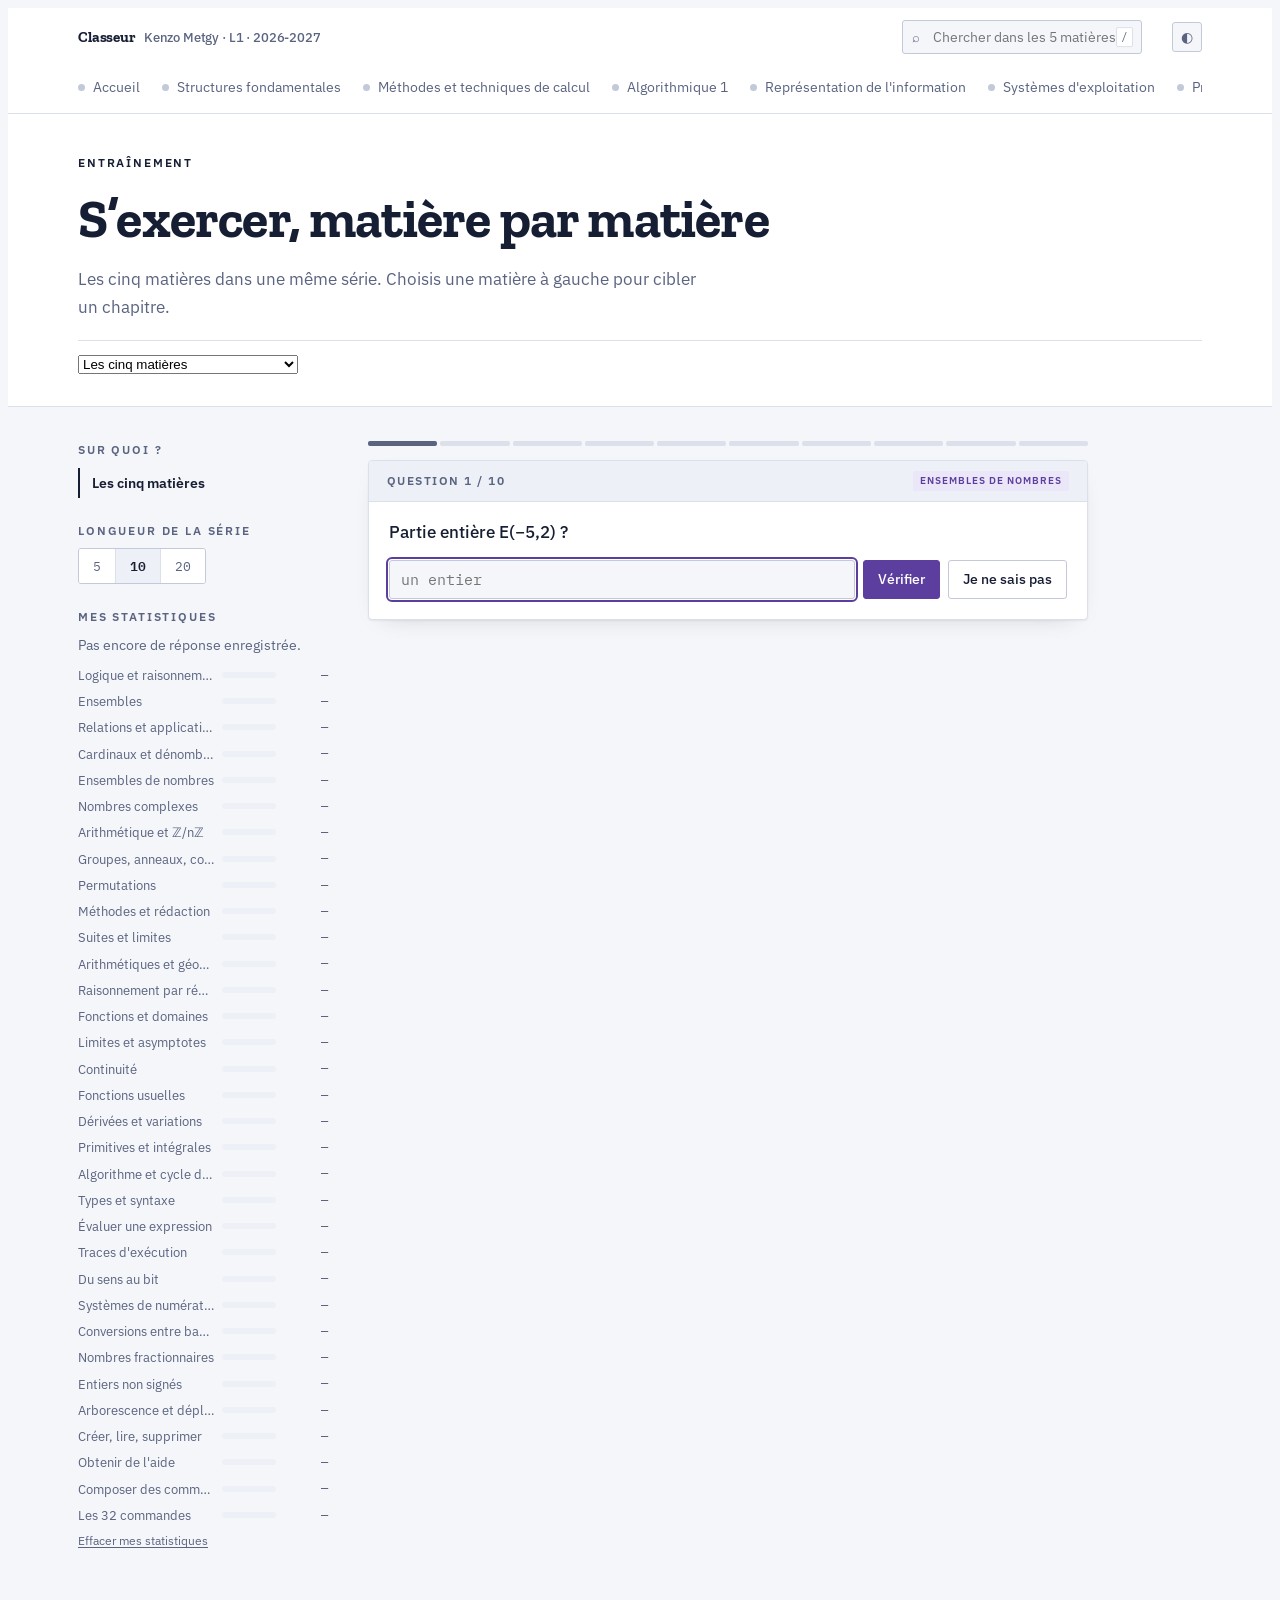
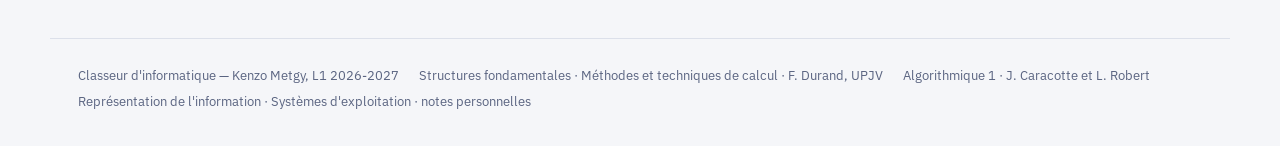
<file: entrainement.html>
<!doctype html>
<html lang="fr">
<head>
<meta charset="utf-8">
<meta name="viewport" content="width=device-width, initial-scale=1">
<meta name="author" content="Kenzo Metgy">
<meta name="description" content="Series d'exercices corriges automatiquement, matiere par matiere.">
<meta name="theme-color" content="#F5F6F9" media="(prefers-color-scheme: light)">
<meta name="theme-color" content="#111621" media="(prefers-color-scheme: dark)">
<title>Entraînement — Classeur L1</title>

<link rel="icon" href="icon.svg" type="image/svg+xml">
<link rel="manifest" href="manifest.webmanifest">

<script>
/* Applique le theme avant le premier rendu pour eviter le flash de couleurs. */
(function(){try{var t=localStorage.getItem('classeur-theme');if(t==='light'||t==='dark')document.documentElement.setAttribute('data-theme',t);}catch(e){}})();
</script>

<link rel="stylesheet" href="assets/css/tokens.css">
<link rel="stylesheet" href="assets/css/base.css">
<link rel="stylesheet" href="assets/css/components.css">
<link rel="stylesheet" href="assets/css/subject-03.css">
<link rel="stylesheet" href="assets/css/practice.css">
<link rel="stylesheet" href="assets/css/prompts.css">
<link rel="stylesheet" href="assets/css/print.css">

<!-- Les polices ne bloquent pas le premier rendu. -->
<link rel="preconnect" href="https://fonts.googleapis.com">
<link rel="preconnect" href="https://fonts.gstatic.com" crossorigin>
<link rel="stylesheet" media="print" onload="this.media='all'"
      href="https://fonts.googleapis.com/css2?family=Zilla+Slab:wght@500;600;700&family=IBM+Plex+Sans:wght@400;500;600&family=IBM+Plex+Mono:wght@400;500;600&display=swap">
<noscript><link rel="stylesheet" href="https://fonts.googleapis.com/css2?family=Zilla+Slab:wght@500;600;700&family=IBM+Plex+Sans:wght@400;500;600&family=IBM+Plex+Mono:wght@400;500;600&display=swap"></noscript>
</head>
<body>
<div class="topbar"><div class="topbar-inner">
<a href="index.html" class="brand">Classeur<span>Kenzo Metgy · L1 · 2026-2027</span></a>
<nav class="tabs" aria-label="Matières"><a href="index.html" class="tab tab-home"><span class="dot"></span>Accueil</a><a href="structures-fondamentales.html" class="tab tab-sf"><span class="dot"></span>Structures fondamentales</a><a href="methodes-calcul.html" class="tab tab-mtc"><span class="dot"></span>Méthodes et techniques de calcul</a><a href="algorithmique.html" class="tab tab-algo"><span class="dot"></span>Algorithmique 1</a><a href="information.html" class="tab tab-info"><span class="dot"></span>Représentation de l'information</a><a href="systemes.html" class="tab tab-os"><span class="dot"></span>Systèmes d'exploitation</a><a href="prompts.html" class="tab tab-prompt"><span class="dot"></span>Prompts</a><a href="entrainement.html" class="tab tab-train" aria-current="page"><span class="dot"></span>Entraînement</a></nav>
<div class="gsearch">
<span class="icon" aria-hidden="true">⌕</span>
<input id="gq" type="search" placeholder="Chercher dans les 5 matières…" autocomplete="off" spellcheck="false" aria-label="Chercher dans toutes les matières" aria-expanded="false" aria-controls="gres">
<kbd>/</kbd>
<div class="results" id="gres" role="listbox" hidden></div>
</div>
<button class="theme-btn" type="button" aria-label="Thème automatique" title="Thème automatique">◐</button>
</div></div>

<div class="course" id="train">
<header class="masthead"><div class="masthead-inner">
<div class="eyebrow">Entraînement</div>
<h1>S’exercer, matière par matière</h1>
<p class="lede">Chargement des exercices&hellip;</p>
</div></header>
</div>
<noscript>
<div class="shell"><main><section><div class="sec-head"><span class="num">—</span><h2>Entraînement</h2></div>
<div class="body"><p>Cette page pose des exercices et les corrige&nbsp;: il lui faut JavaScript. Les fiches de cours, elles, se lisent sans.</p></div>
</section></main></div>
</noscript>

<footer>
<span>Classeur d'informatique — Kenzo Metgy, L1 2026-2027</span>
<span>Structures fondamentales · Méthodes et techniques de calcul · F. Durand, UPJV</span>
<span>Algorithmique 1 · J. Caracotte et L. Robert</span>
<span>Représentation de l'information · Systèmes d'exploitation · notes personnelles</span>
</footer>

<script src="assets/js/app.js" defer></script>
<script src="assets/js/practice.js" defer></script>
</body>
</html>
</file>
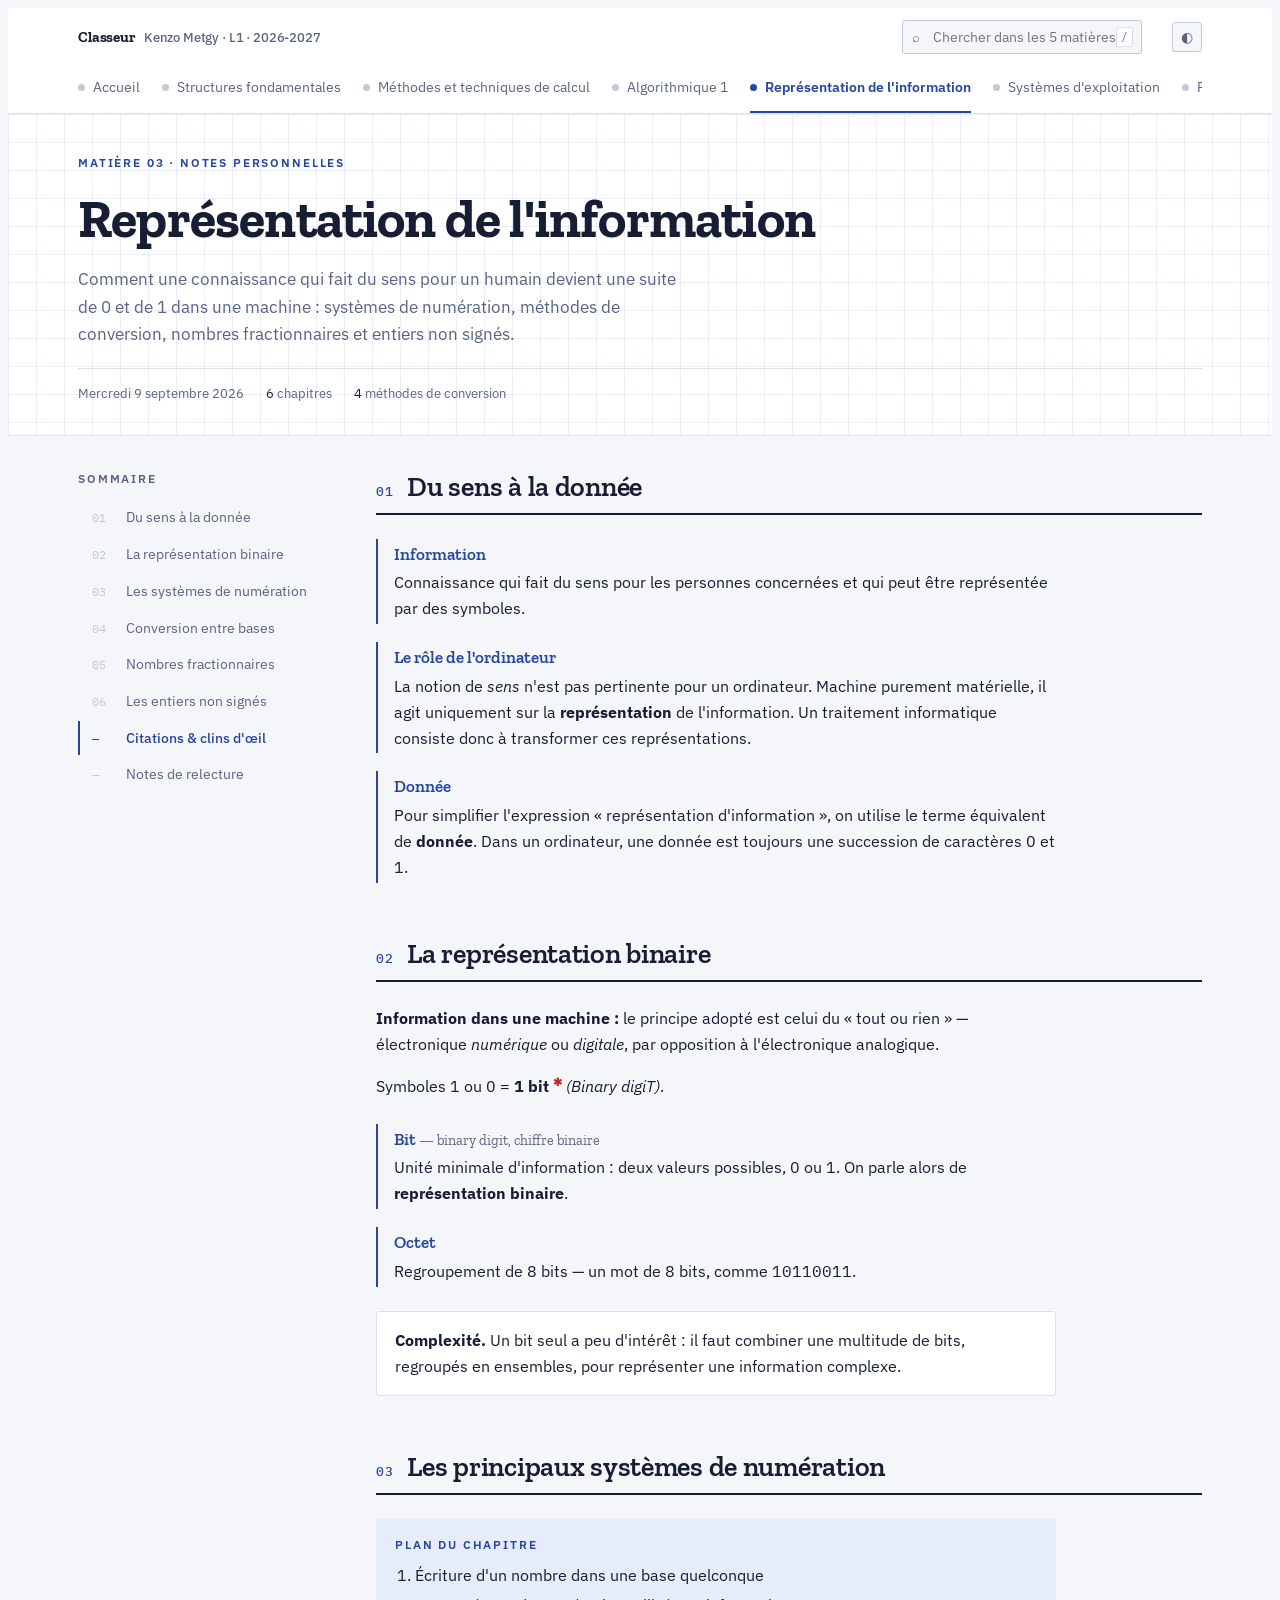
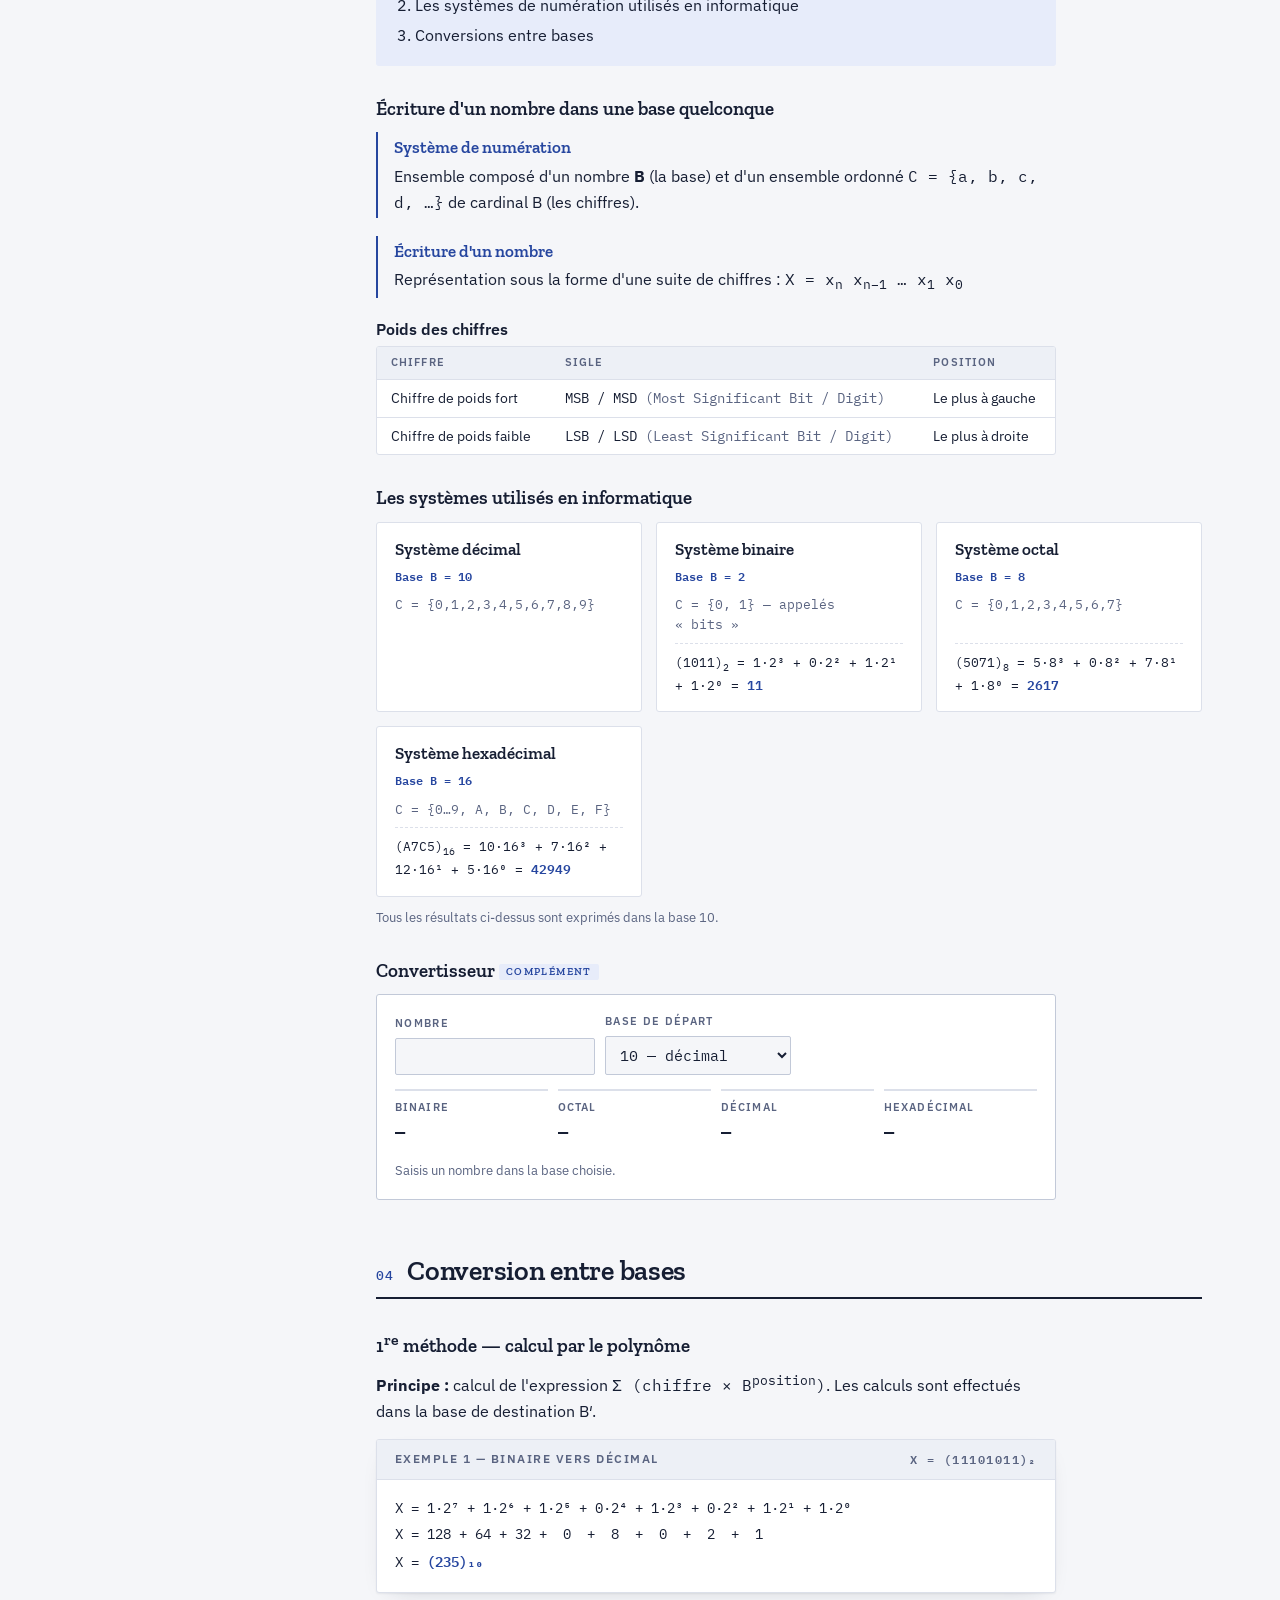
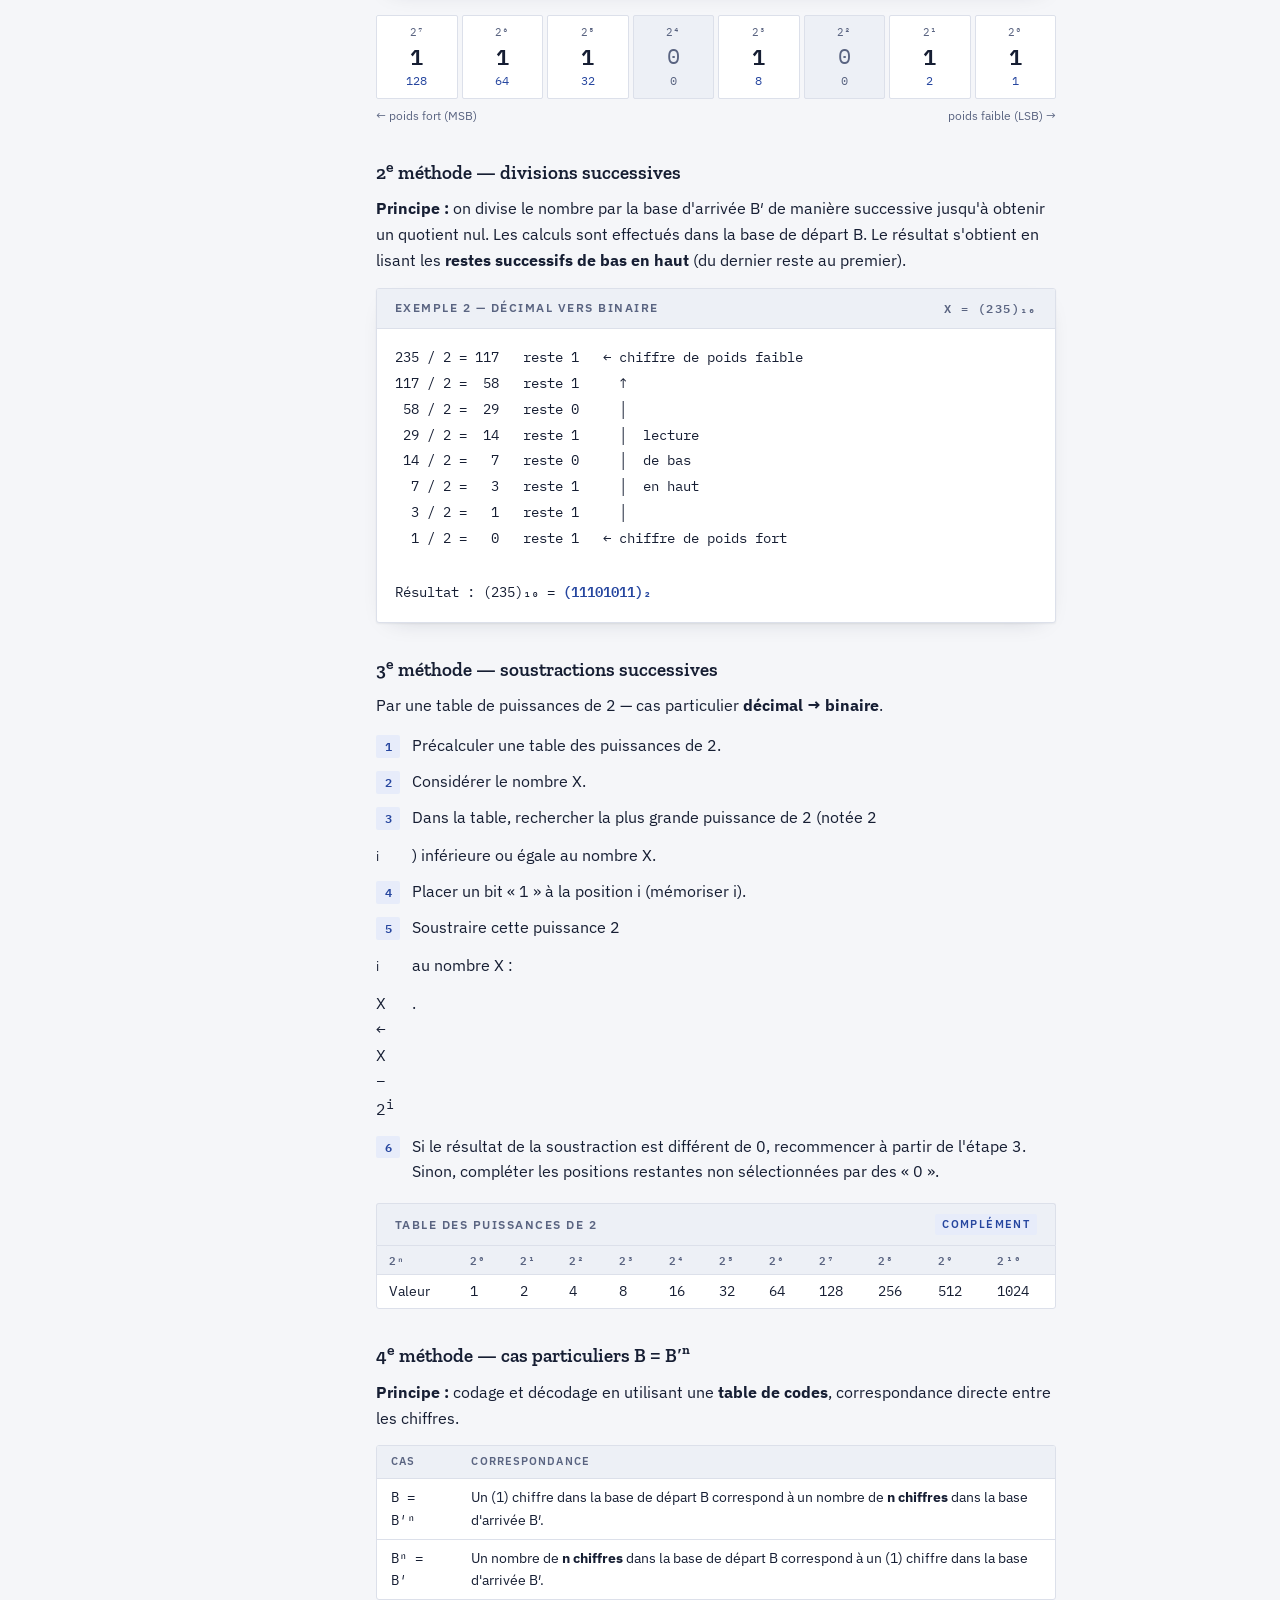
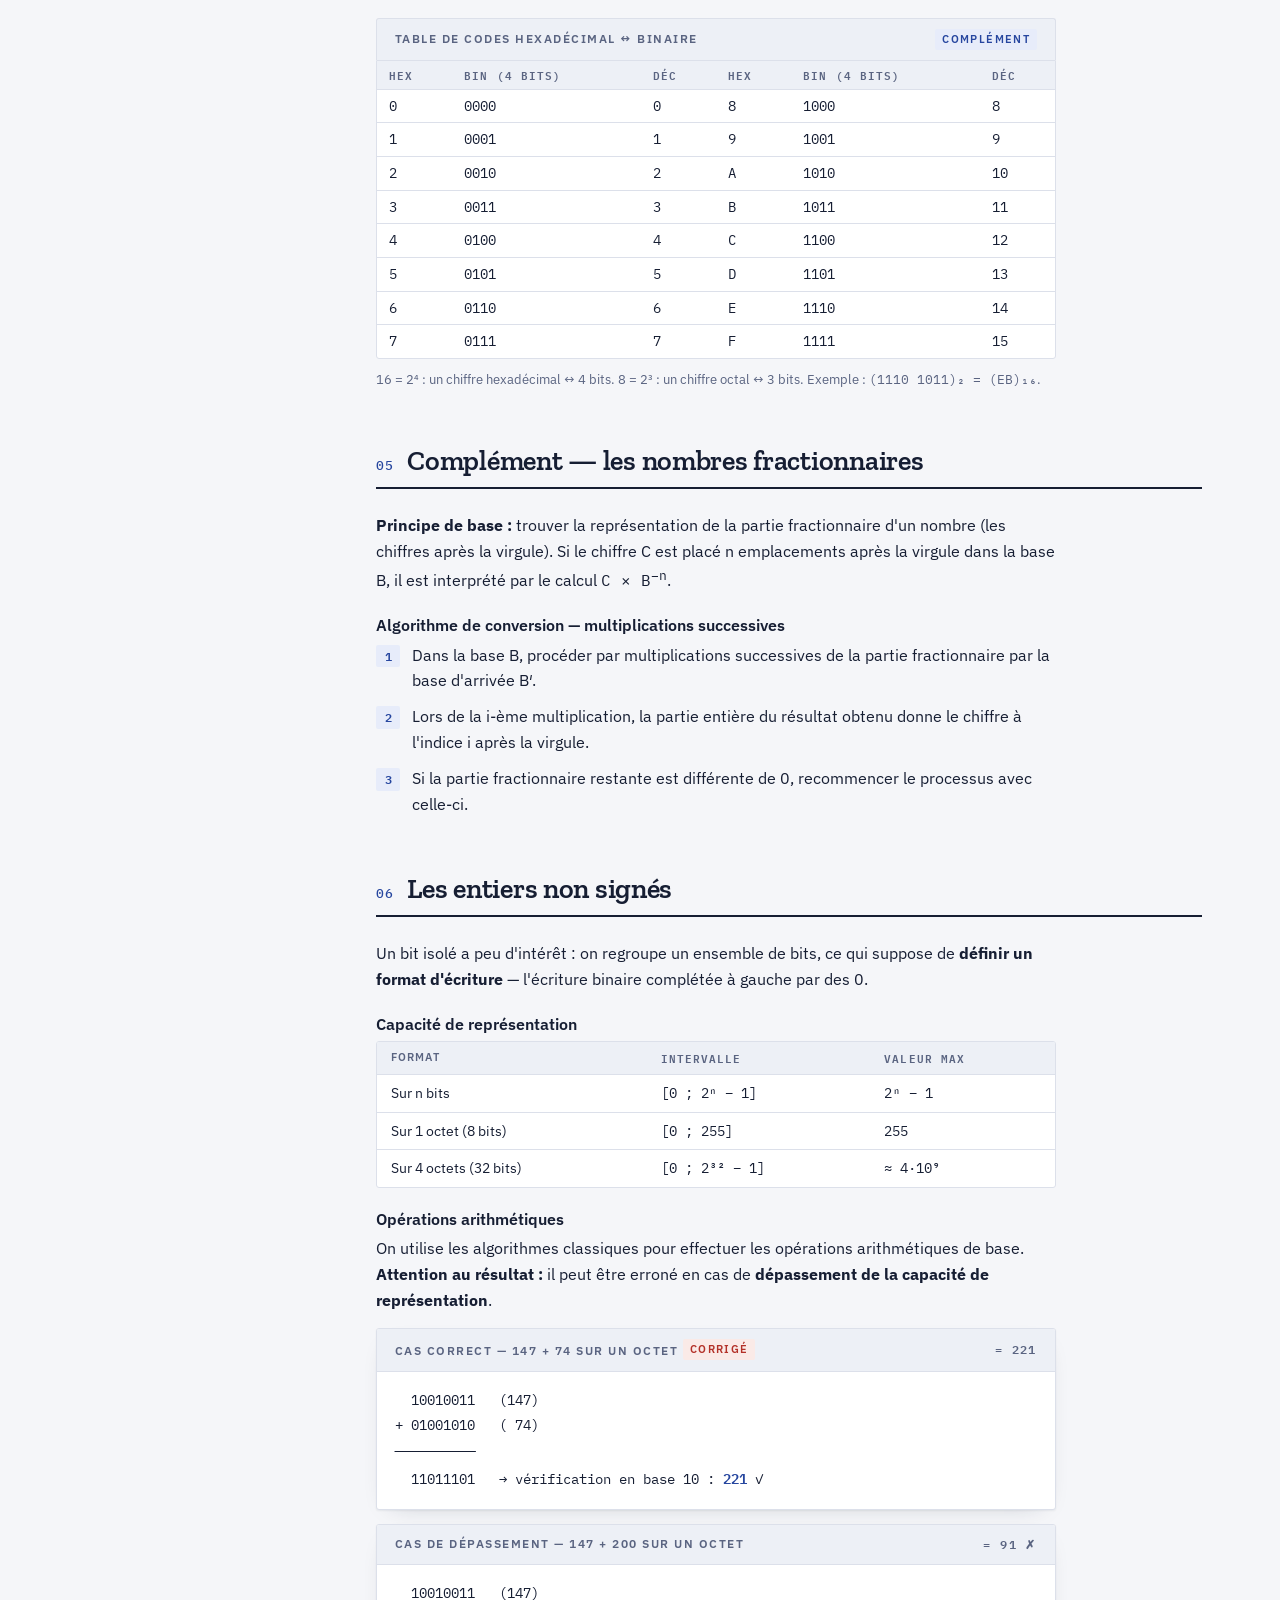
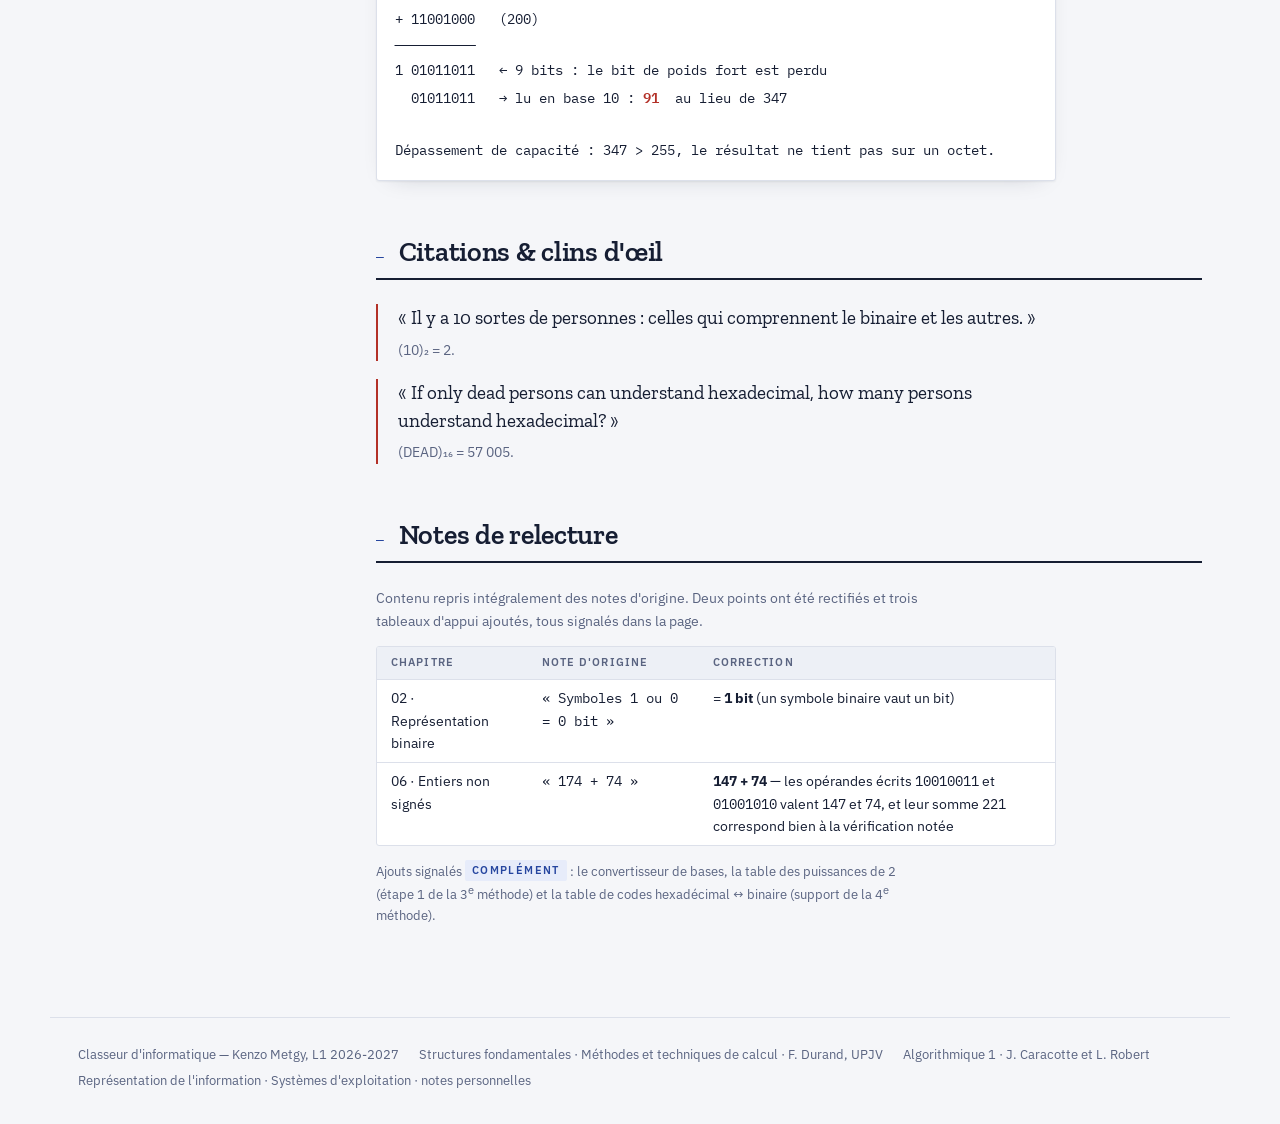
<file: information.html>
<!doctype html>
<html lang="fr">
<head>
<meta charset="utf-8">
<meta name="viewport" content="width=device-width, initial-scale=1">
<meta name="author" content="Kenzo Metgy">
<meta name="description" content="Representation binaire, systemes de numeration, conversions entre bases, entiers non signes.">
<meta name="theme-color" content="#F5F6F9" media="(prefers-color-scheme: light)">
<meta name="theme-color" content="#111621" media="(prefers-color-scheme: dark)">
<title>Représentation de l'information — Classeur L1</title>

<link rel="icon" href="icon.svg" type="image/svg+xml">
<link rel="manifest" href="manifest.webmanifest">

<script>
/* Applique le theme avant le premier rendu pour eviter le flash de couleurs. */
(function(){try{var t=localStorage.getItem('classeur-theme');if(t==='light'||t==='dark')document.documentElement.setAttribute('data-theme',t);}catch(e){}})();
</script>

<link rel="stylesheet" href="assets/css/tokens.css">
<link rel="stylesheet" href="assets/css/base.css">
<link rel="stylesheet" href="assets/css/components.css">
<link rel="stylesheet" href="assets/css/subject-03.css">
<link rel="stylesheet" href="assets/css/practice.css">
<link rel="stylesheet" href="assets/css/prompts.css">
<link rel="stylesheet" href="assets/css/print.css">

<!-- Les polices ne bloquent pas le premier rendu. -->
<link rel="preconnect" href="https://fonts.googleapis.com">
<link rel="preconnect" href="https://fonts.gstatic.com" crossorigin>
<link rel="stylesheet" media="print" onload="this.media='all'"
      href="https://fonts.googleapis.com/css2?family=Zilla+Slab:wght@500;600;700&family=IBM+Plex+Sans:wght@400;500;600&family=IBM+Plex+Mono:wght@400;500;600&display=swap">
<noscript><link rel="stylesheet" href="https://fonts.googleapis.com/css2?family=Zilla+Slab:wght@500;600;700&family=IBM+Plex+Sans:wght@400;500;600&family=IBM+Plex+Mono:wght@400;500;600&display=swap"></noscript>
</head>
<body>
<div class="topbar"><div class="topbar-inner">
<a href="index.html" class="brand">Classeur<span>Kenzo Metgy · L1 · 2026-2027</span></a>
<nav class="tabs" aria-label="Matières"><a href="index.html" class="tab tab-home"><span class="dot"></span>Accueil</a><a href="structures-fondamentales.html" class="tab tab-sf"><span class="dot"></span>Structures fondamentales</a><a href="methodes-calcul.html" class="tab tab-mtc"><span class="dot"></span>Méthodes et techniques de calcul</a><a href="algorithmique.html" class="tab tab-algo"><span class="dot"></span>Algorithmique 1</a><a href="information.html" class="tab tab-info" aria-current="page"><span class="dot"></span>Représentation de l'information</a><a href="systemes.html" class="tab tab-os"><span class="dot"></span>Systèmes d'exploitation</a><a href="prompts.html" class="tab tab-prompt"><span class="dot"></span>Prompts</a><a href="entrainement.html" class="tab tab-train"><span class="dot"></span>Entraînement</a></nav>
<div class="gsearch">
<span class="icon" aria-hidden="true">⌕</span>
<input id="gq" type="search" placeholder="Chercher dans les 5 matières…" autocomplete="off" spellcheck="false" aria-label="Chercher dans toutes les matières" aria-expanded="false" aria-controls="gres">
<kbd>/</kbd>
<div class="results" id="gres" role="listbox" hidden></div>
</div>
<button class="theme-btn" type="button" aria-label="Thème automatique" title="Thème automatique">◐</button>
</div></div>

<div class="course c-info"><header class="masthead"><div class="masthead-inner"><div class="eyebrow">Matière 03 · Notes personnelles</div><h1>Représentation de l'information</h1><p class="lede">Comment une connaissance qui fait du sens pour un humain devient une suite de 0 et de 1 dans une machine&nbsp;: systèmes de numération, méthodes de conversion, nombres fractionnaires et entiers non signés.</p><div class="meta"><span>Mercredi 9 septembre 2026</span><span><span class="mono">6</span> chapitres</span><span><span class="mono">4</span> méthodes de conversion</span></div></div></header><div class="shell"><nav class="toc" aria-label="Sommaire du cours Représentation de l'information"><div class="toc-label">Sommaire</div><ol><li><a href="#i-sens"><span class="num">01</span><span>Du sens à la donnée</span></a></li><li><a href="#i-binaire"><span class="num">02</span><span>La représentation binaire</span></a></li><li><a href="#i-numeration"><span class="num">03</span><span>Les systèmes de numération</span></a></li><li><a href="#i-conversion"><span class="num">04</span><span>Conversion entre bases</span></a></li><li><a href="#i-fractionnaire"><span class="num">05</span><span>Nombres fractionnaires</span></a></li><li><a href="#i-entiers"><span class="num">06</span><span>Les entiers non signés</span></a></li><li><a href="#i-citations"><span class="num">—</span><span>Citations &amp; clins d'œil</span></a></li><li><a href="#i-relecture"><span class="num">—</span><span>Notes de relecture</span></a></li></ol></nav><main><section id="i-sens"><div class="sec-head"><span class="num">01</span><h2>Du sens à la donnée</h2></div><dl class="deflist"><div class="def"><dt>Information</dt><dd>Connaissance qui fait du sens pour les personnes concernées et qui peut être représentée par des symboles.</dd></div><div class="def"><dt>Le rôle de l'ordinateur</dt><dd>La notion de <em>sens</em> n'est pas pertinente pour un ordinateur. Machine purement matérielle, il agit uniquement sur la <strong>représentation</strong> de l'information. Un traitement informatique consiste donc à transformer ces représentations.</dd></div><div class="def"><dt>Donnée</dt><dd>Pour simplifier l'expression «&nbsp;représentation d'information&nbsp;», on utilise le terme équivalent de <strong>donnée</strong>. Dans un ordinateur, une donnée est toujours une succession de caractères 0 et 1.</dd></div></dl></section><section id="i-binaire"><div class="sec-head"><span class="num">02</span><h2>La représentation binaire</h2></div><div class="body"><p><strong>Information dans une machine&nbsp;:</strong> le principe adopté est celui du «&nbsp;tout ou rien&nbsp;» — électronique <em>numérique</em> ou <em>digitale</em>, par opposition à l'électronique analogique.</p><p>Symboles 1 ou 0 = <strong>1 bit</strong> <sup class="fix">✱</sup> <em>(Binary digiT)</em>.</p></div><dl class="deflist" style="margin-top:24px"><div class="def"><dt>Bit <span style="font-weight:400;font-size:14px;color:var(--ink-soft)">— binary digit, chiffre binaire</span></dt><dd>Unité minimale d'information&nbsp;: deux valeurs possibles, 0 ou 1. On parle alors de <strong>représentation binaire</strong>.</dd></div><div class="def"><dt>Octet</dt><dd>Regroupement de 8 bits — un mot de 8 bits, comme <code>10110011</code>.</dd></div></dl><div class="note" style="margin-top:24px"><p><strong>Complexité.</strong> Un bit seul a peu d'intérêt&nbsp;: il faut combiner une multitude de bits, regroupés en ensembles, pour représenter une information complexe.</p></div></section><section id="i-numeration"><div class="sec-head"><span class="num">03</span><h2>Les principaux systèmes de numération</h2></div><div class="note plan"><div class="eyebrow">Plan du chapitre</div><ol><li>Écriture d'un nombre dans une base quelconque</li><li>Les systèmes de numération utilisés en informatique</li><li>Conversions entre bases</li></ol></div><h3>Écriture d'un nombre dans une base quelconque</h3><dl class="deflist"><div class="def"><dt>Système de numération</dt><dd>Ensemble composé d'un nombre <strong>B</strong> (la base) et d'un ensemble ordonné <span class="mono">C = {a, b, c, d, …}</span> de cardinal B (les chiffres).</dd></div><div class="def"><dt>Écriture d'un nombre</dt><dd>Représentation sous la forme d'une suite de chiffres&nbsp;: <span class="mono">X = x<sub>n</sub> x<sub>n−1</sub> … x<sub>1</sub> x<sub>0</sub></span></dd></div></dl><h4>Poids des chiffres</h4><div class="tw" style="max-width:68ch"><table><thead><tr><th>Chiffre</th><th>Sigle</th><th>Position</th></tr></thead><tbody><tr><td>Chiffre de poids fort</td><td class="mono">MSB / MSD <span style="color:var(--ink-soft)">(Most Significant Bit / Digit)</span></td><td>Le plus à gauche</td></tr><tr><td>Chiffre de poids faible</td><td class="mono">LSB / LSD <span style="color:var(--ink-soft)">(Least Significant Bit / Digit)</span></td><td>Le plus à droite</td></tr></tbody></table></div><h3>Les systèmes utilisés en informatique</h3><div class="bases"><div class="base-card"><h4>Système décimal</h4><span class="b">Base B = 10</span><span class="set">C = {0,1,2,3,4,5,6,7,8,9}</span></div><div class="base-card"><h4>Système binaire</h4><span class="b">Base B = 2</span><span class="set">C = {0, 1} — appelés «&nbsp;bits&nbsp;»</span><span class="ext">(1011)<sub>2</sub> = 1·2³ + 0·2² + 1·2¹ + 1·2⁰ = <span class="res">11</span></span></div><div class="base-card"><h4>Système octal</h4><span class="b">Base B = 8</span><span class="set">C = {0,1,2,3,4,5,6,7}</span><span class="ext">(5071)<sub>8</sub> = 5·8³ + 0·8² + 7·8¹ + 1·8⁰ = <span class="res">2617</span></span></div><div class="base-card"><h4>Système hexadécimal</h4><span class="b">Base B = 16</span><span class="set">C = {0…9, A, B, C, D, E, F}</span><span class="ext">(A7C5)<sub>16</sub> = 10·16³ + 7·16² + 12·16¹ + 5·16⁰ = <span class="res">42949</span></span></div></div><p style="font-size:13px;color:var(--ink-soft);margin-top:10px">Tous les résultats ci-dessus sont exprimés dans la base 10.</p><h3>Convertisseur <span class="tag add">complément</span></h3><div class="conv"><div class="conv-row"><div class="field"><label for="cv-in">Nombre</label><input id="cv-in" spellcheck="false" autocomplete="off"></div><div class="field"><label for="cv-base">Base de départ</label><select id="cv-base"><option value="10">10 — décimal</option><option value="2">2 — binaire</option><option value="8">8 — octal</option><option value="16">16 — hexadécimal</option></select></div></div><div class="out"><div><span class="k">Binaire</span><span class="v" id="cv-2">11101011</span></div><div><span class="k">Octal</span><span class="v" id="cv-8">353</span></div><div><span class="k">Décimal</span><span class="v" id="cv-10">235</span></div><div><span class="k">Hexadécimal</span><span class="v" id="cv-16">EB</span></div></div><p class="msg" id="cv-msg" aria-live="polite">Tient sur 1 octet (8 bits) : 11101011.</p></div></section><section id="i-conversion"><div class="sec-head"><span class="num">04</span><h2>Conversion entre bases</h2></div><h3>1<sup>re</sup> méthode — calcul par le polynôme</h3><div class="body"><p><strong>Principe&nbsp;:</strong> calcul de l'expression <span class="mono">Σ (chiffre × B<sup>position</sup>)</span>. Les calculs sont effectués dans la base de destination B′.</p></div><div class="ex" style="margin-top:14px"><div class="ex-head"><span>Exemple 1 — binaire vers décimal</span><span class="mono">X = (11101011)₂</span></div><div class="ex-body"><span class="mono">X = 1·2⁷ + 1·2⁶ + 1·2⁵ + 0·2⁴ + 1·2³ + 0·2² + 1·2¹ + 1·2⁰
X = 128 + 64 + 32 +  0  +  8  +  0  +  2  +  1
X = <span class="res">(235)₁₀</span></span></div></div><div style="margin-top:18px;max-width:68ch"><div class="strip" role="img" aria-label="Poids des huit bits du nombre 11101011"><div class="bitcell"><span class="w">2⁷</span><span class="b">1</span><span class="v">128</span></div><div class="bitcell"><span class="w">2⁶</span><span class="b">1</span><span class="v">64</span></div><div class="bitcell"><span class="w">2⁵</span><span class="b">1</span><span class="v">32</span></div><div class="bitcell off"><span class="w">2⁴</span><span class="b">0</span><span class="v">0</span></div><div class="bitcell"><span class="w">2³</span><span class="b">1</span><span class="v">8</span></div><div class="bitcell off"><span class="w">2²</span><span class="b">0</span><span class="v">0</span></div><div class="bitcell"><span class="w">2¹</span><span class="b">1</span><span class="v">2</span></div><div class="bitcell"><span class="w">2⁰</span><span class="b">1</span><span class="v">1</span></div></div><div class="strip-legend"><span>← poids fort (MSB)</span><span>poids faible (LSB) →</span></div></div><h3>2<sup>e</sup> méthode — divisions successives</h3><div class="body"><p><strong>Principe&nbsp;:</strong> on divise le nombre par la base d'arrivée B′ de manière successive jusqu'à obtenir un quotient nul. Les calculs sont effectués dans la base de départ B. Le résultat s'obtient en lisant les <strong>restes successifs de bas en haut</strong> (du dernier reste au premier).</p></div><div class="ex" style="margin-top:14px"><div class="ex-head"><span>Exemple 2 — décimal vers binaire</span><span class="mono">X = (235)₁₀</span></div><div class="ex-body"><span class="mono">235 / 2 = 117   reste 1   ← chiffre de poids faible
117 / 2 =  58   reste 1     ↑
 58 / 2 =  29   reste 0     │
 29 / 2 =  14   reste 1     │  lecture
 14 / 2 =   7   reste 0     │  de bas
  7 / 2 =   3   reste 1     │  en haut
  3 / 2 =   1   reste 1     │
  1 / 2 =   0   reste 1   ← chiffre de poids fort

Résultat : (235)₁₀ = <span class="res">(11101011)₂</span></span></div></div><h3>3<sup>e</sup> méthode — soustractions successives</h3><div class="body"><p>Par une table de puissances de 2 — cas particulier <strong>décimal → binaire</strong>.</p></div><ol class="steps" style="margin-top:14px"><li>Précalculer une table des puissances de 2.</li><li>Considérer le nombre X.</li><li>Dans la table, rechercher la plus grande puissance de 2 (notée 2<sup>i</sup>) inférieure ou égale au nombre X.</li><li>Placer un bit «&nbsp;1&nbsp;» à la position i (mémoriser i).</li><li>Soustraire cette puissance 2<sup>i</sup> au nombre X&nbsp;: <span class="mono">X ← X − 2<sup>i</sup></span>.</li><li>Si le résultat de la soustraction est différent de 0, recommencer à partir de l'étape 3. Sinon, compléter les positions restantes non sélectionnées par des «&nbsp;0&nbsp;».</li></ol><div style="margin-top:18px;max-width:68ch"><div class="ex-head" style="border:1px solid var(--rule);border-bottom:none;border-radius:3px 3px 0 0"><span>Table des puissances de 2</span><span class="tag add">complément</span></div><div class="tw" style="border-radius:0 0 3px 3px"><table class="compact"><thead><tr><th class="mono">2ⁿ</th><th class="mono">2⁰</th><th class="mono">2¹</th><th class="mono">2²</th><th class="mono">2³</th><th class="mono">2⁴</th><th class="mono">2⁵</th><th class="mono">2⁶</th><th class="mono">2⁷</th><th class="mono">2⁸</th><th class="mono">2⁹</th><th class="mono">2¹⁰</th></tr></thead><tbody><tr><td>Valeur</td><td class="mono">1</td><td class="mono">2</td><td class="mono">4</td><td class="mono">8</td><td class="mono">16</td><td class="mono">32</td><td class="mono">64</td><td class="mono">128</td><td class="mono">256</td><td class="mono">512</td><td class="mono">1024</td></tr></tbody></table></div></div><h3>4<sup>e</sup> méthode — cas particuliers B = B′ⁿ</h3><div class="body"><p><strong>Principe&nbsp;:</strong> codage et décodage en utilisant une <strong>table de codes</strong>, correspondance directe entre les chiffres.</p></div><div class="tw" style="max-width:68ch;margin-top:14px"><table><thead><tr><th>Cas</th><th>Correspondance</th></tr></thead><tbody><tr><td class="mono">B = B′ⁿ</td><td>Un (1) chiffre dans la base de départ B correspond à un nombre de <strong>n chiffres</strong> dans la base d'arrivée B′.</td></tr><tr><td class="mono">Bⁿ = B′</td><td>Un nombre de <strong>n chiffres</strong> dans la base de départ B correspond à un (1) chiffre dans la base d'arrivée B′.</td></tr></tbody></table></div><div style="margin-top:18px;max-width:68ch"><div class="ex-head" style="border:1px solid var(--rule);border-bottom:none;border-radius:3px 3px 0 0"><span>Table de codes hexadécimal ↔ binaire</span><span class="tag add">complément</span></div><div class="tw" style="border-radius:0 0 3px 3px"><table class="compact"><thead><tr><th class="mono">Hex</th><th class="mono">Bin (4 bits)</th><th class="mono">Déc</th><th class="mono">Hex</th><th class="mono">Bin (4 bits)</th><th class="mono">Déc</th></tr></thead><tbody><tr><td class="mono">0</td><td class="mono">0000</td><td class="mono">0</td><td class="mono">8</td><td class="mono">1000</td><td class="mono">8</td></tr><tr><td class="mono">1</td><td class="mono">0001</td><td class="mono">1</td><td class="mono">9</td><td class="mono">1001</td><td class="mono">9</td></tr><tr><td class="mono">2</td><td class="mono">0010</td><td class="mono">2</td><td class="mono">A</td><td class="mono">1010</td><td class="mono">10</td></tr><tr><td class="mono">3</td><td class="mono">0011</td><td class="mono">3</td><td class="mono">B</td><td class="mono">1011</td><td class="mono">11</td></tr><tr><td class="mono">4</td><td class="mono">0100</td><td class="mono">4</td><td class="mono">C</td><td class="mono">1100</td><td class="mono">12</td></tr><tr><td class="mono">5</td><td class="mono">0101</td><td class="mono">5</td><td class="mono">D</td><td class="mono">1101</td><td class="mono">13</td></tr><tr><td class="mono">6</td><td class="mono">0110</td><td class="mono">6</td><td class="mono">E</td><td class="mono">1110</td><td class="mono">14</td></tr><tr><td class="mono">7</td><td class="mono">0111</td><td class="mono">7</td><td class="mono">F</td><td class="mono">1111</td><td class="mono">15</td></tr></tbody></table></div><p style="font-size:13px;color:var(--ink-soft);margin-top:10px">16 = 2⁴&nbsp;: un chiffre hexadécimal ↔ 4 bits. 8 = 2³&nbsp;: un chiffre octal ↔ 3 bits. Exemple&nbsp;: <span class="mono">(1110 1011)₂ = (EB)₁₆</span>.</p></div></section><section id="i-fractionnaire"><div class="sec-head"><span class="num">05</span><h2>Complément — les nombres fractionnaires</h2></div><div class="body"><p><strong>Principe de base&nbsp;:</strong> trouver la représentation de la partie fractionnaire d'un nombre (les chiffres après la virgule). Si le chiffre C est placé n emplacements après la virgule dans la base B, il est interprété par le calcul <span class="mono">C × B<sup>−n</sup></span>.</p></div><h4>Algorithme de conversion — multiplications successives</h4><ol class="steps"><li>Dans la base B, procéder par multiplications successives de la partie fractionnaire par la base d'arrivée B′.</li><li>Lors de la i-ème multiplication, la partie entière du résultat obtenu donne le chiffre à l'indice i après la virgule.</li><li>Si la partie fractionnaire restante est différente de 0, recommencer le processus avec celle-ci.</li></ol></section><section id="i-entiers"><div class="sec-head"><span class="num">06</span><h2>Les entiers non signés</h2></div><div class="body"><p>Un bit isolé a peu d'intérêt&nbsp;: on regroupe un ensemble de bits, ce qui suppose de <strong>définir un format d'écriture</strong> — l'écriture binaire complétée à gauche par des 0.</p></div><h4>Capacité de représentation</h4><div class="tw" style="max-width:68ch"><table><thead><tr><th>Format</th><th class="mono">Intervalle</th><th class="mono">Valeur max</th></tr></thead><tbody><tr><td>Sur n bits</td><td class="mono">[0 ; 2ⁿ − 1]</td><td class="mono">2ⁿ − 1</td></tr><tr><td>Sur 1 octet (8 bits)</td><td class="mono">[0 ; 255]</td><td class="mono">255</td></tr><tr><td>Sur 4 octets (32 bits)</td><td class="mono">[0 ; 2³² − 1]</td><td class="mono">≈ 4·10⁹</td></tr></tbody></table></div><h4>Opérations arithmétiques</h4><div class="body"><p>On utilise les algorithmes classiques pour effectuer les opérations arithmétiques de base. <strong>Attention au résultat&nbsp;:</strong> il peut être erroné en cas de <strong>dépassement de la capacité de représentation</strong>.</p></div><div class="ex" style="margin-top:14px"><div class="ex-head"><span>Cas correct — 147 + 74 sur un octet <span class="tag fix">corrigé</span></span><span class="mono">= 221</span></div><div class="ex-body"><span class="mono">  10010011   (147)
+ 01001010   ( 74)
──────────
  11011101   → vérification en base 10 : <span class="res">221</span> ✓</span></div></div><div class="ex" style="margin-top:14px"><div class="ex-head"><span>Cas de dépassement — 147 + 200 sur un octet</span><span class="mono">= 91 ✗</span></div><div class="ex-body"><span class="mono">  10010011   (147)
+ 11001000   (200)
──────────
1 01011011   ← 9 bits : le bit de poids fort est perdu
  01011011   → lu en base 10 : <span class="bad">91</span>  au lieu de 347

Dépassement de capacité : 347 &gt; 255, le résultat ne tient pas sur un octet.</span></div></div></section><section id="i-citations"><div class="sec-head"><span class="num">—</span><h2>Citations &amp; clins d'œil</h2></div><div class="quotes"><blockquote> «&nbsp;Il y a 10 sortes de personnes&nbsp;: celles qui comprennent le binaire et les autres.&nbsp;» <span class="gloss">(10)₂ = 2.</span></blockquote><blockquote> «&nbsp;If only dead persons can understand hexadecimal, how many persons understand hexadecimal?&nbsp;» <span class="gloss">(DEAD)₁₆ = 57 005.</span></blockquote></div></section><section id="i-relecture"><div class="sec-head"><span class="num">—</span><h2>Notes de relecture</h2></div><div class="body"><p style="color:var(--ink-soft);font-size:14px">Contenu repris intégralement des notes d'origine. Deux points ont été rectifiés et trois tableaux d'appui ajoutés, tous signalés dans la page.</p></div><div class="tw" style="max-width:68ch;margin-top:14px"><table><thead><tr><th>Chapitre</th><th>Note d'origine</th><th>Correction</th></tr></thead><tbody><tr><td>02 · Représentation binaire</td><td class="mono">« Symboles 1 ou 0 = 0 bit »</td><td>= <strong>1 bit</strong> (un symbole binaire vaut un bit)</td></tr><tr><td>06 · Entiers non signés</td><td class="mono">« 174 + 74 »</td><td><strong>147 + 74</strong> — les opérandes écrits <span class="mono">10010011</span> et <span class="mono">01001010</span> valent 147 et 74, et leur somme 221 correspond bien à la vérification notée</td></tr></tbody></table></div><p style="font-size:13px;color:var(--ink-soft);margin-top:14px;max-width:68ch">Ajouts signalés <span class="tag add">complément</span>&nbsp;: le convertisseur de bases, la table des puissances de 2 (étape 1 de la 3<sup>e</sup> méthode) et la table de codes hexadécimal ↔ binaire (support de la 4<sup>e</sup> méthode).</p></section></main></div></div>

<footer>
<span>Classeur d'informatique — Kenzo Metgy, L1 2026-2027</span>
<span>Structures fondamentales · Méthodes et techniques de calcul · F. Durand, UPJV</span>
<span>Algorithmique 1 · J. Caracotte et L. Robert</span>
<span>Représentation de l'information · Systèmes d'exploitation · notes personnelles</span>
</footer>

<script src="assets/js/app.js" defer></script>

</body>
</html>
</file>
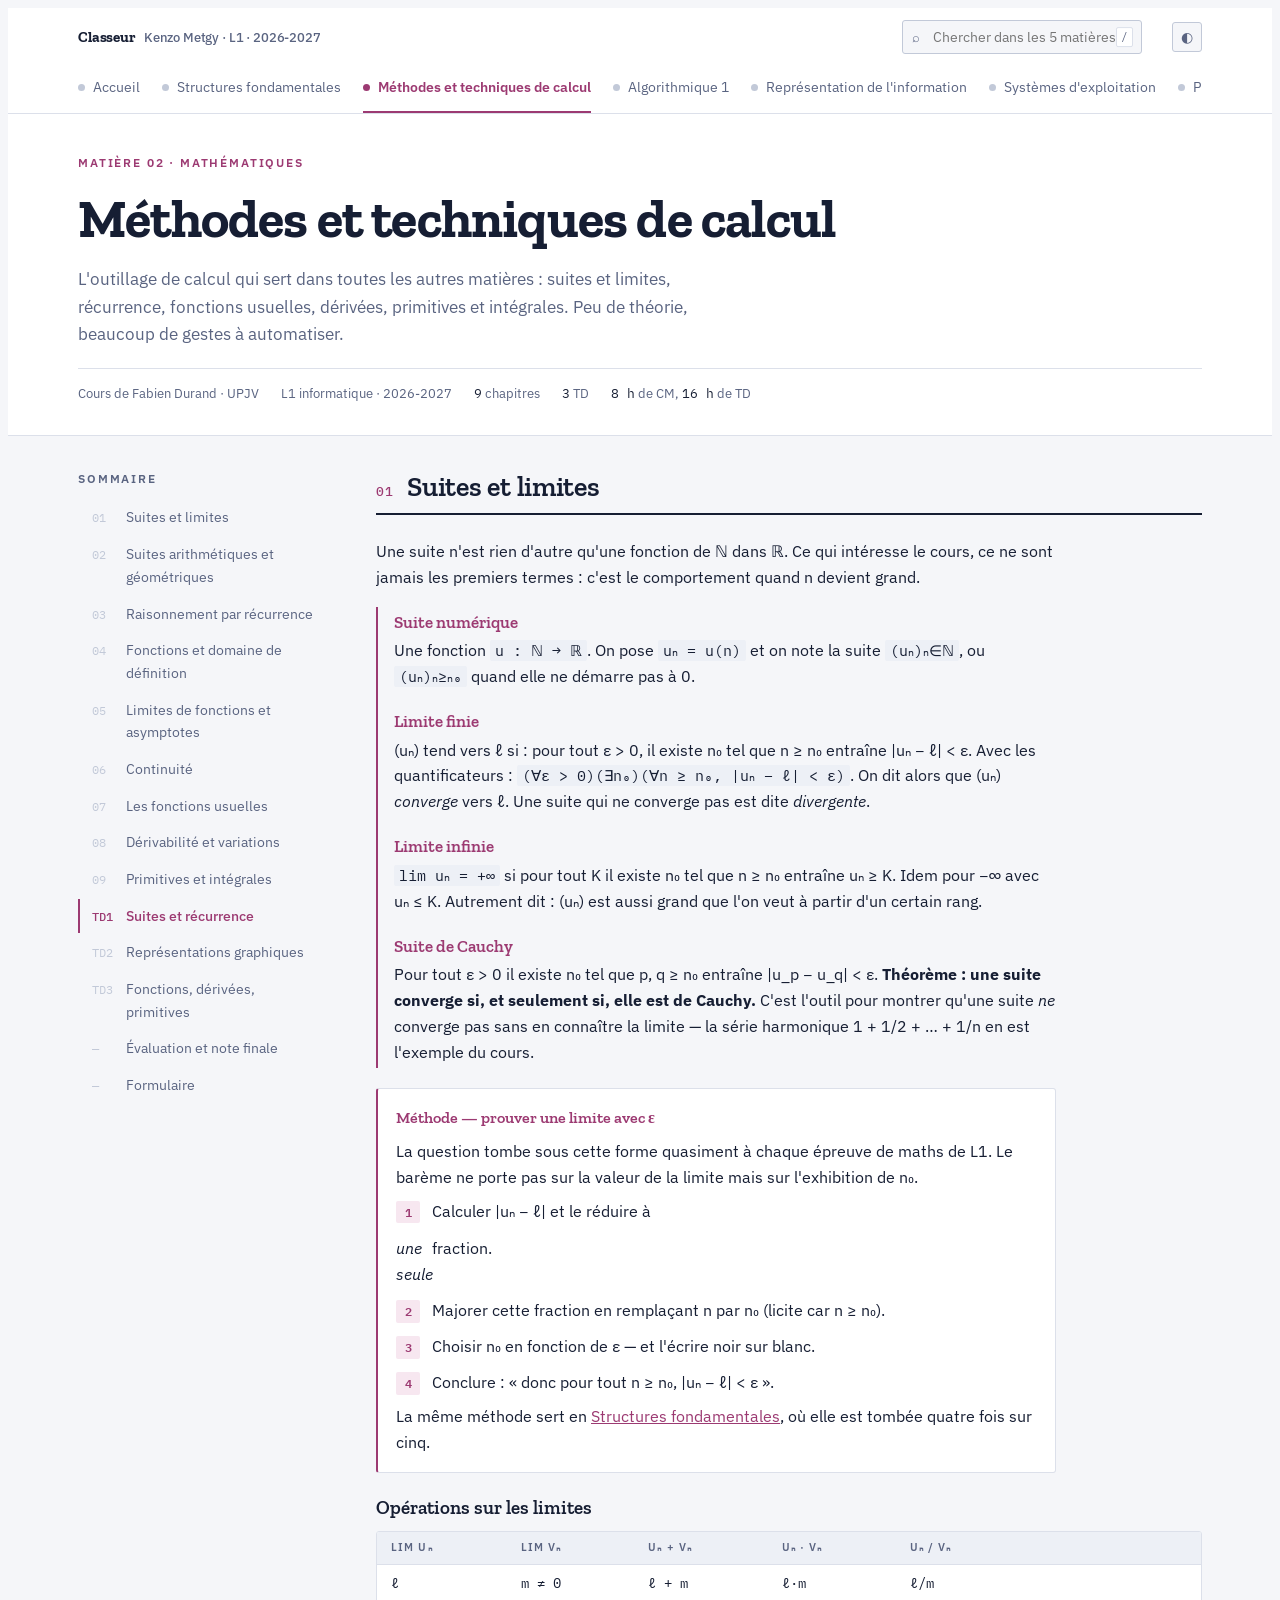
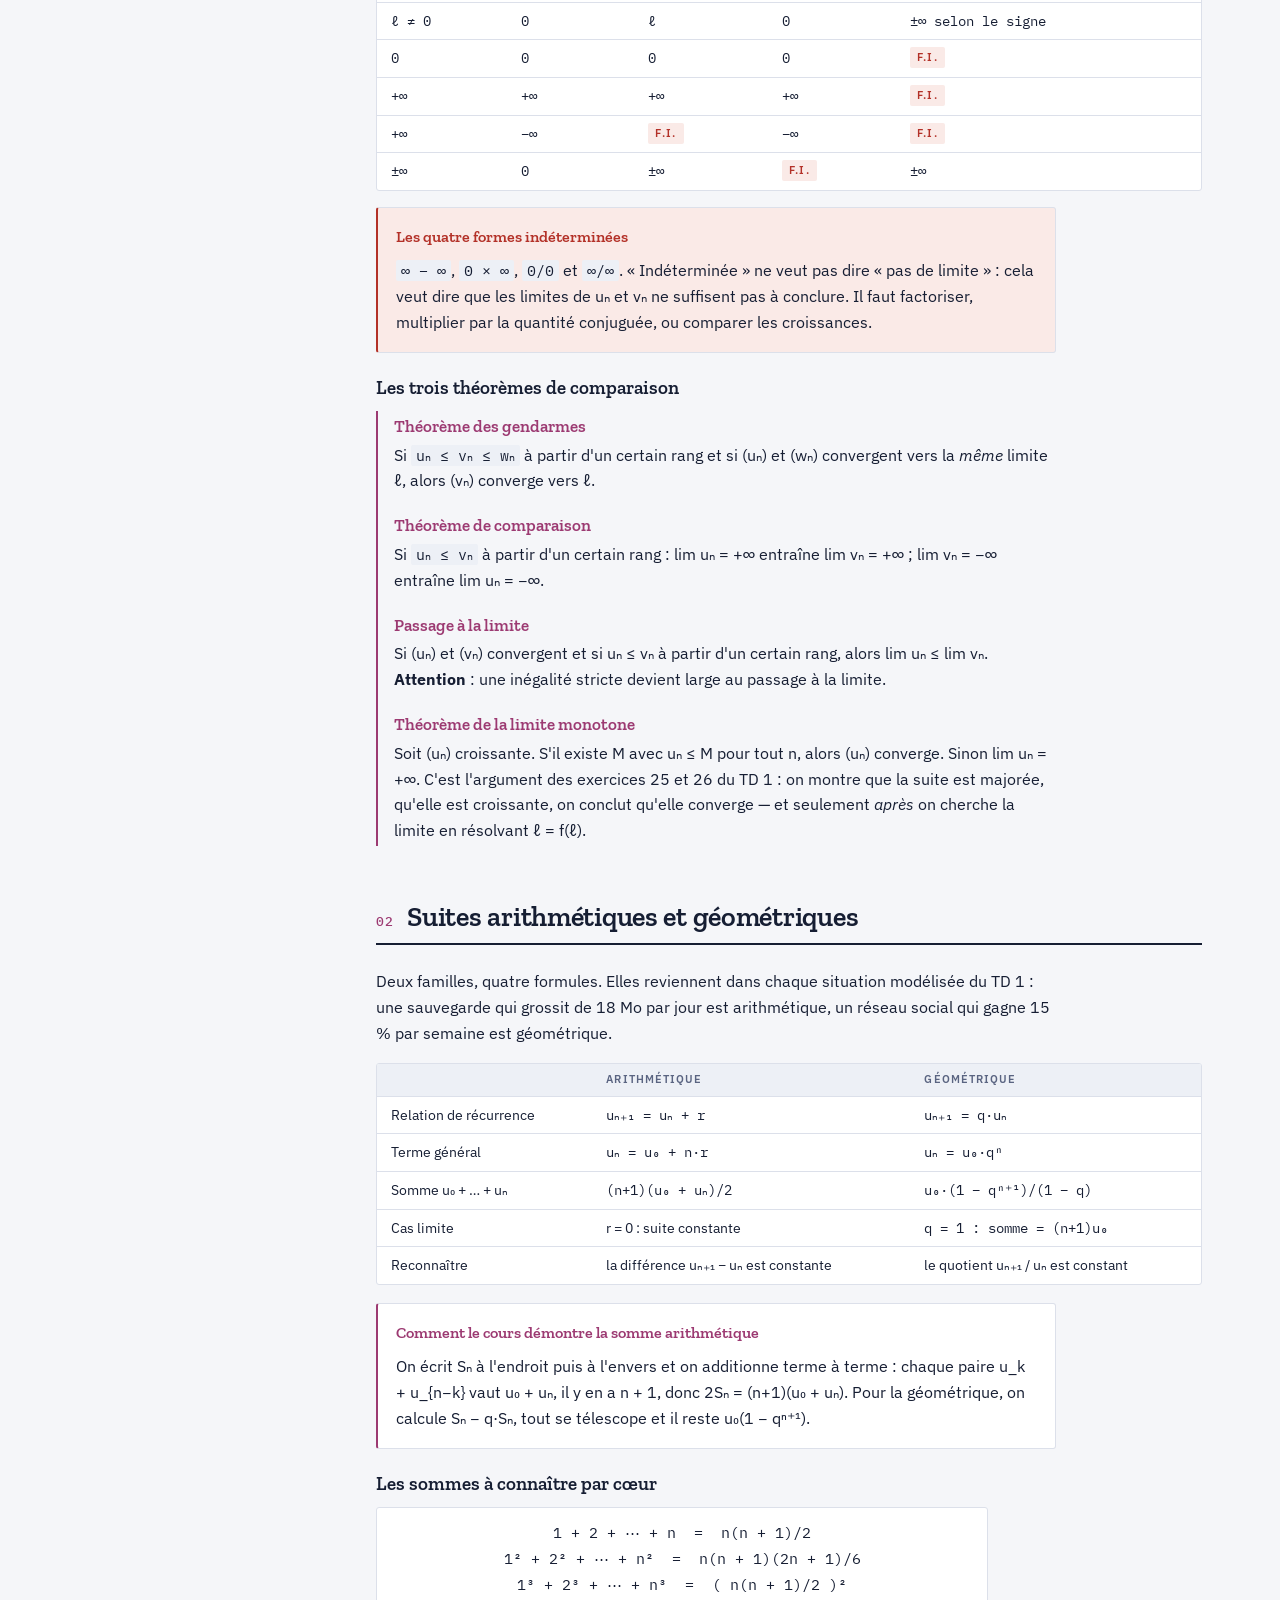
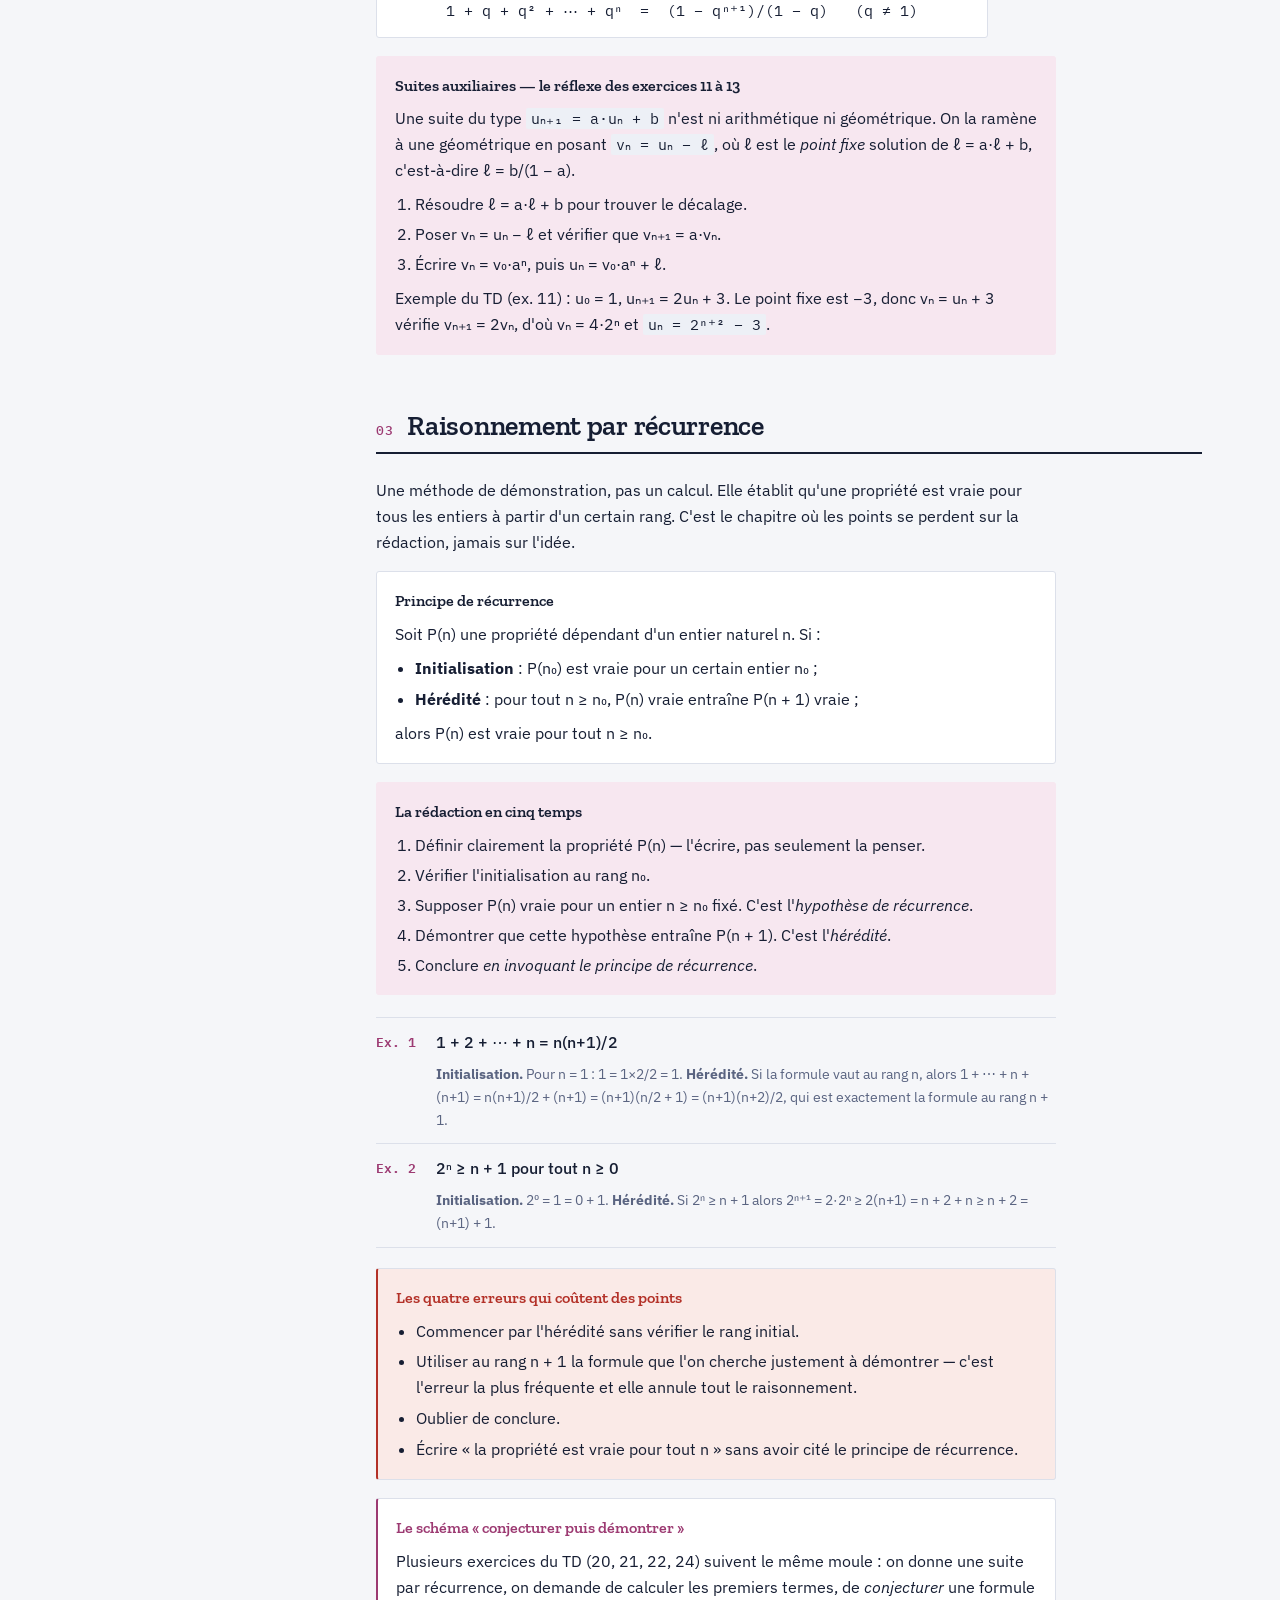
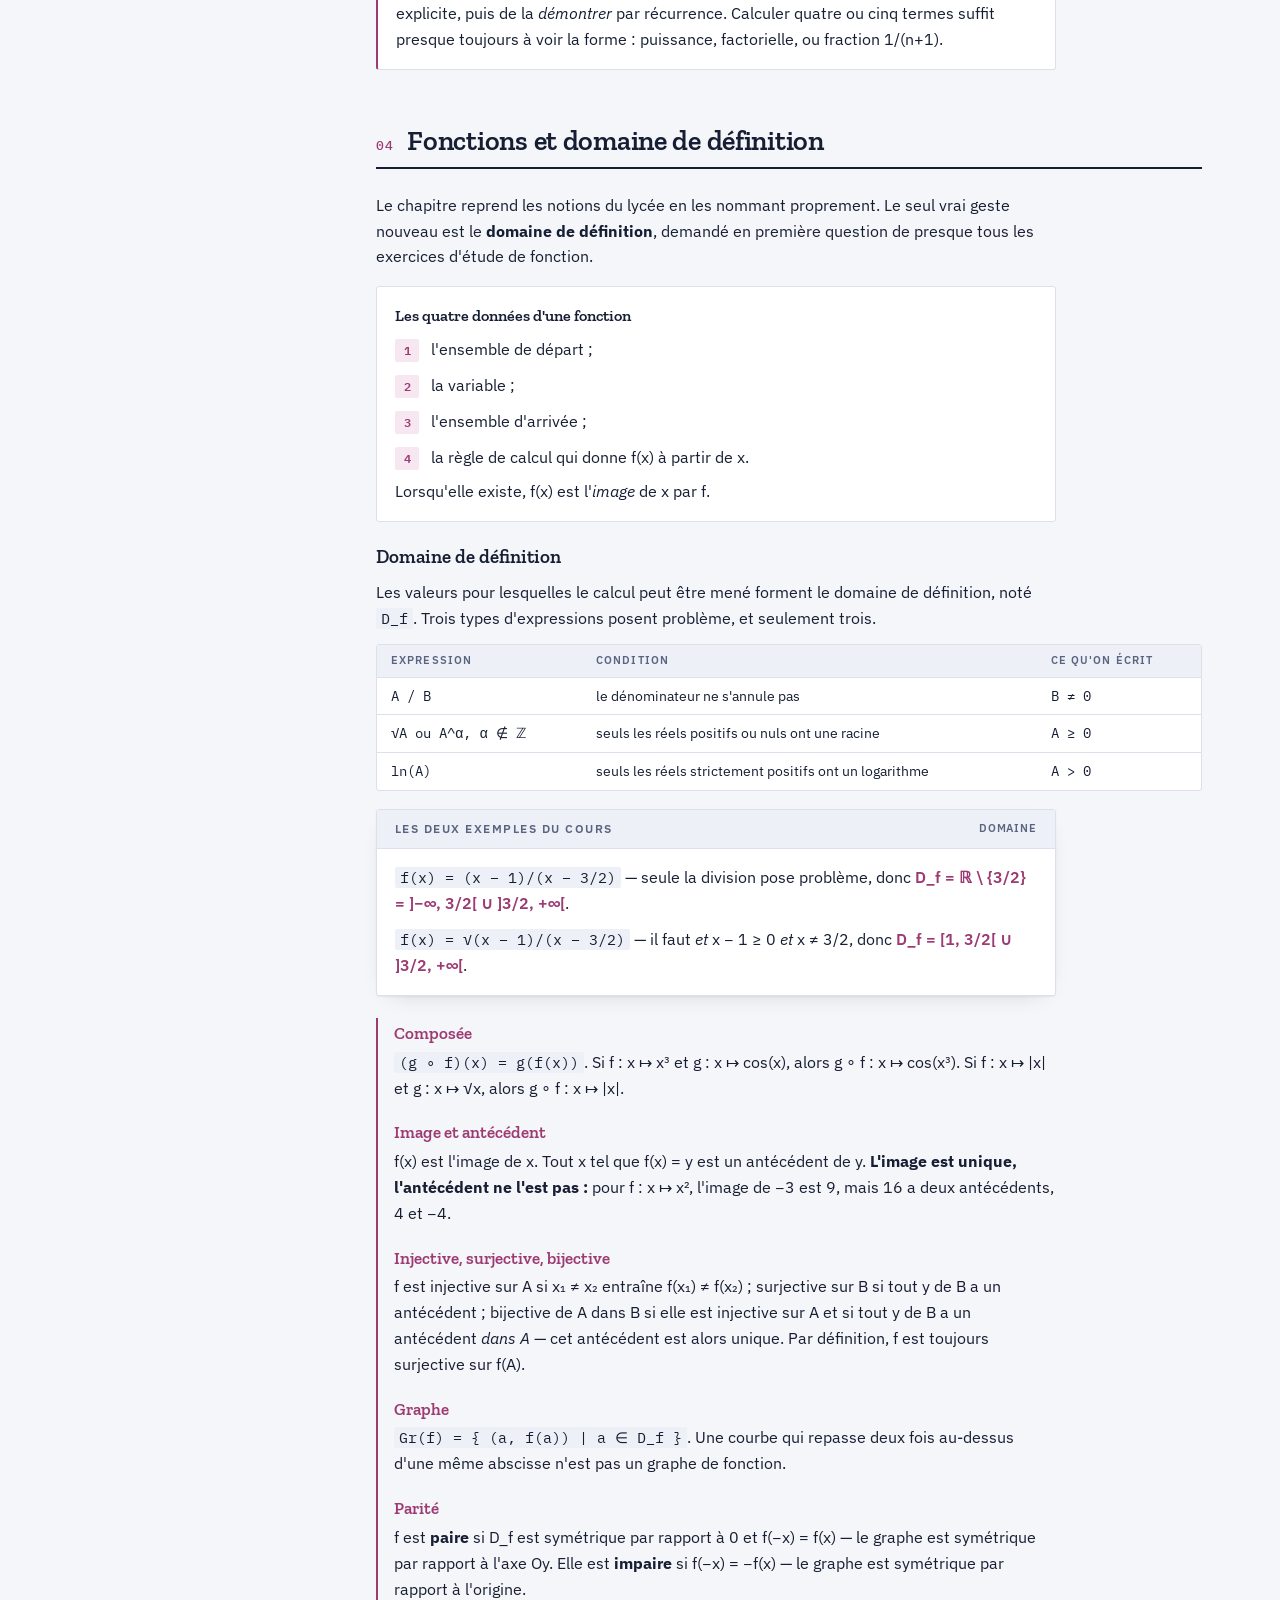
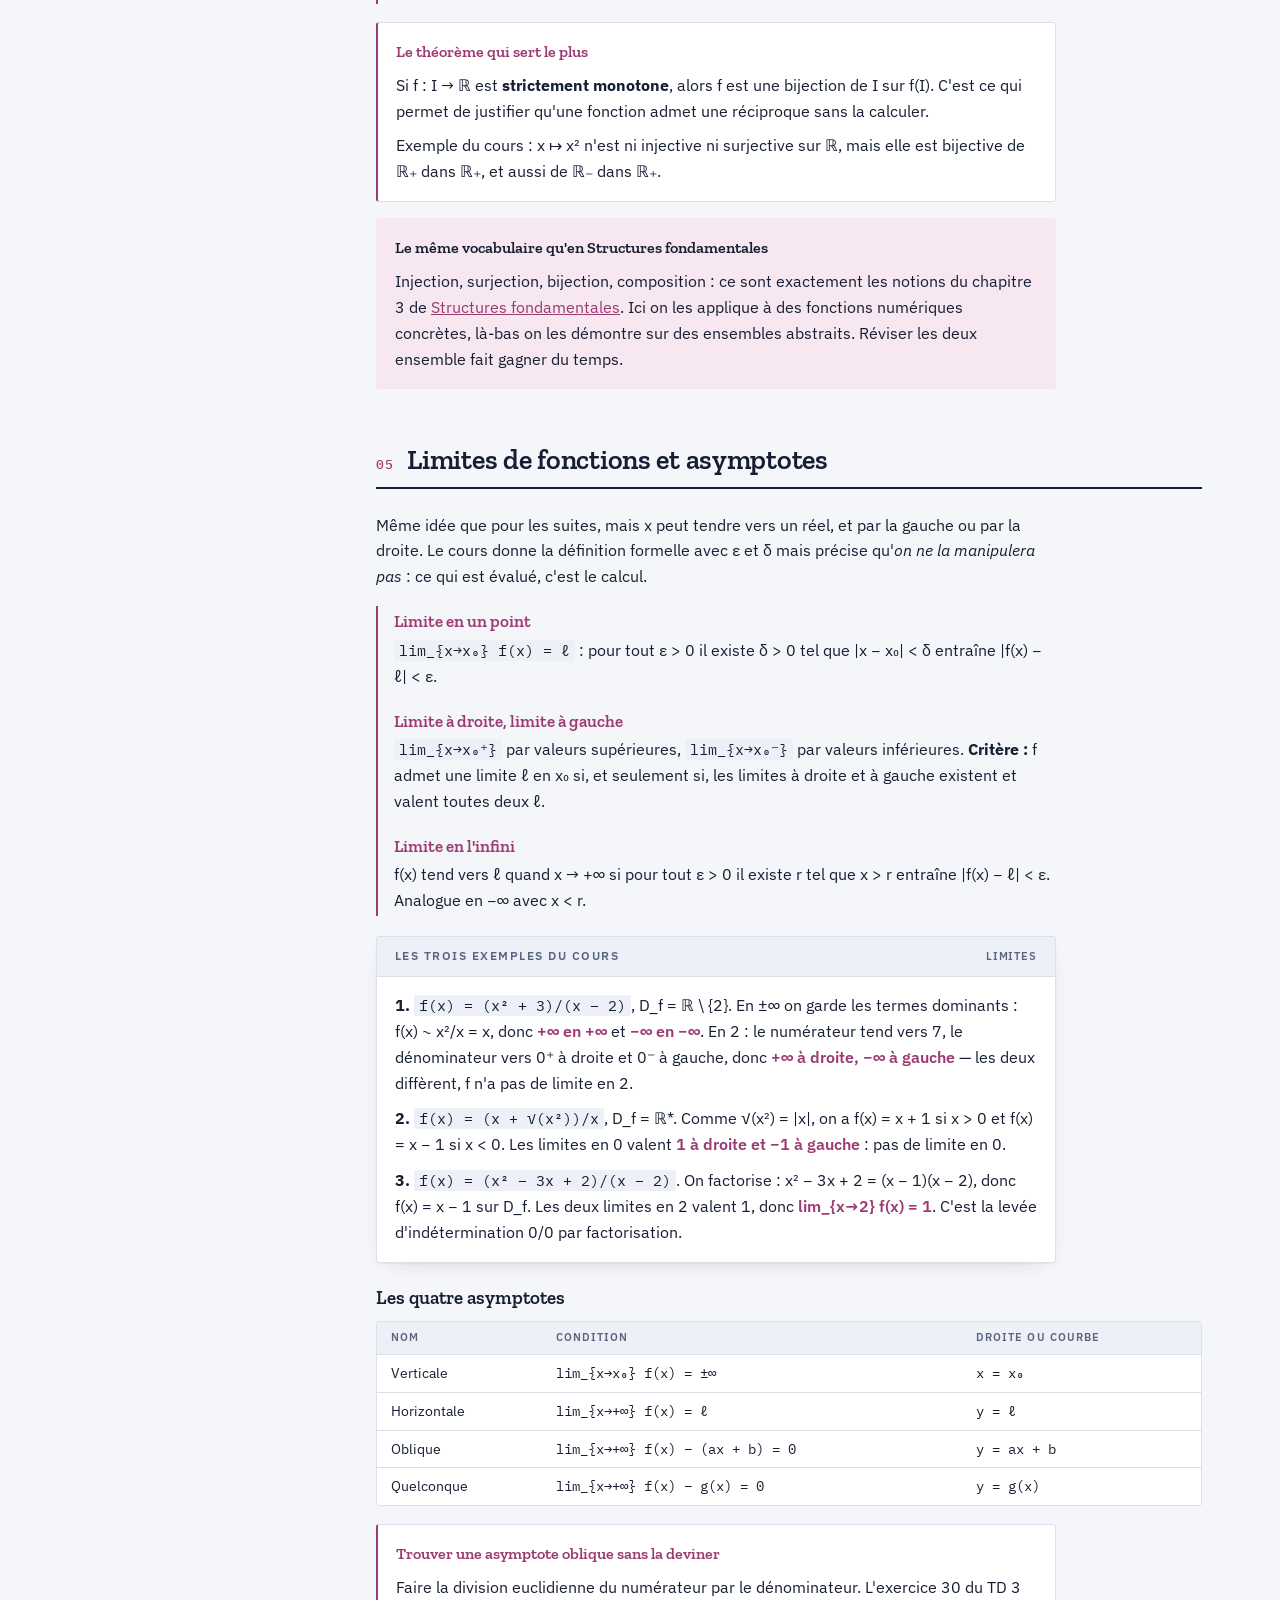
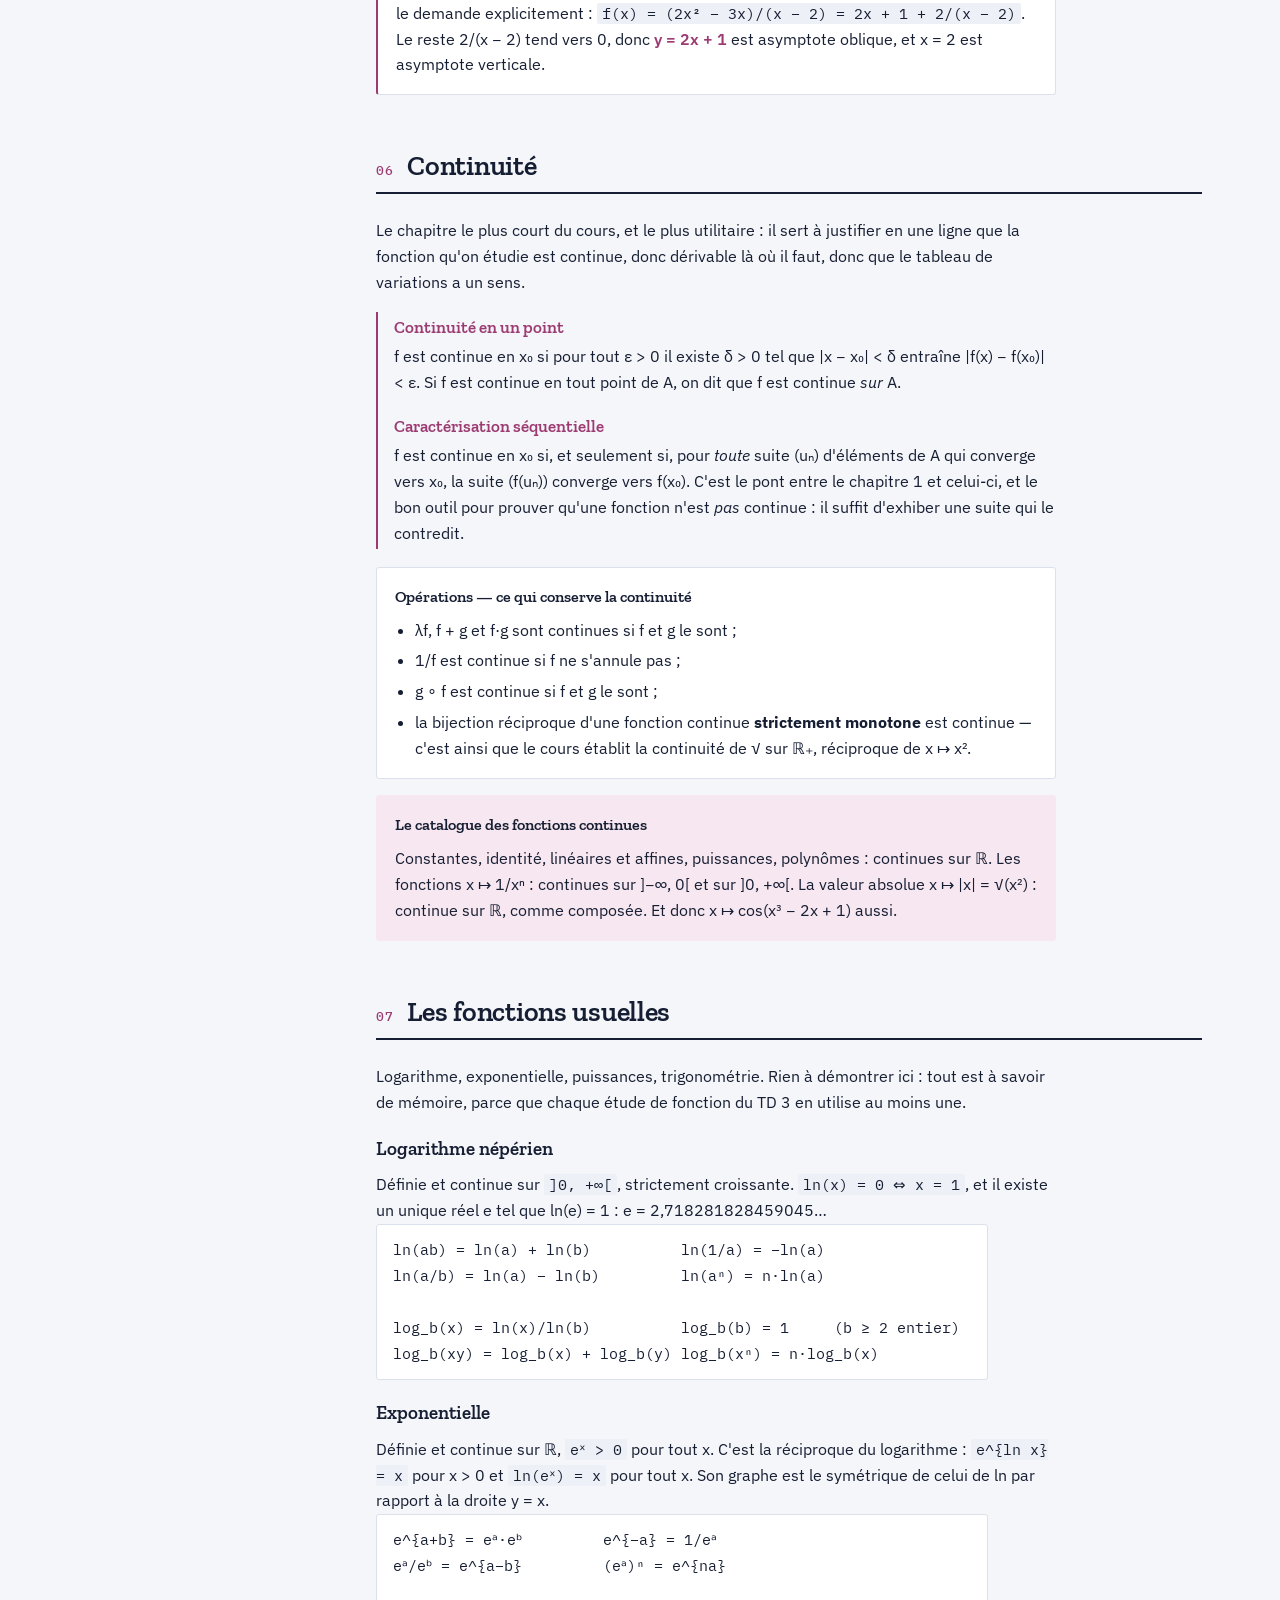
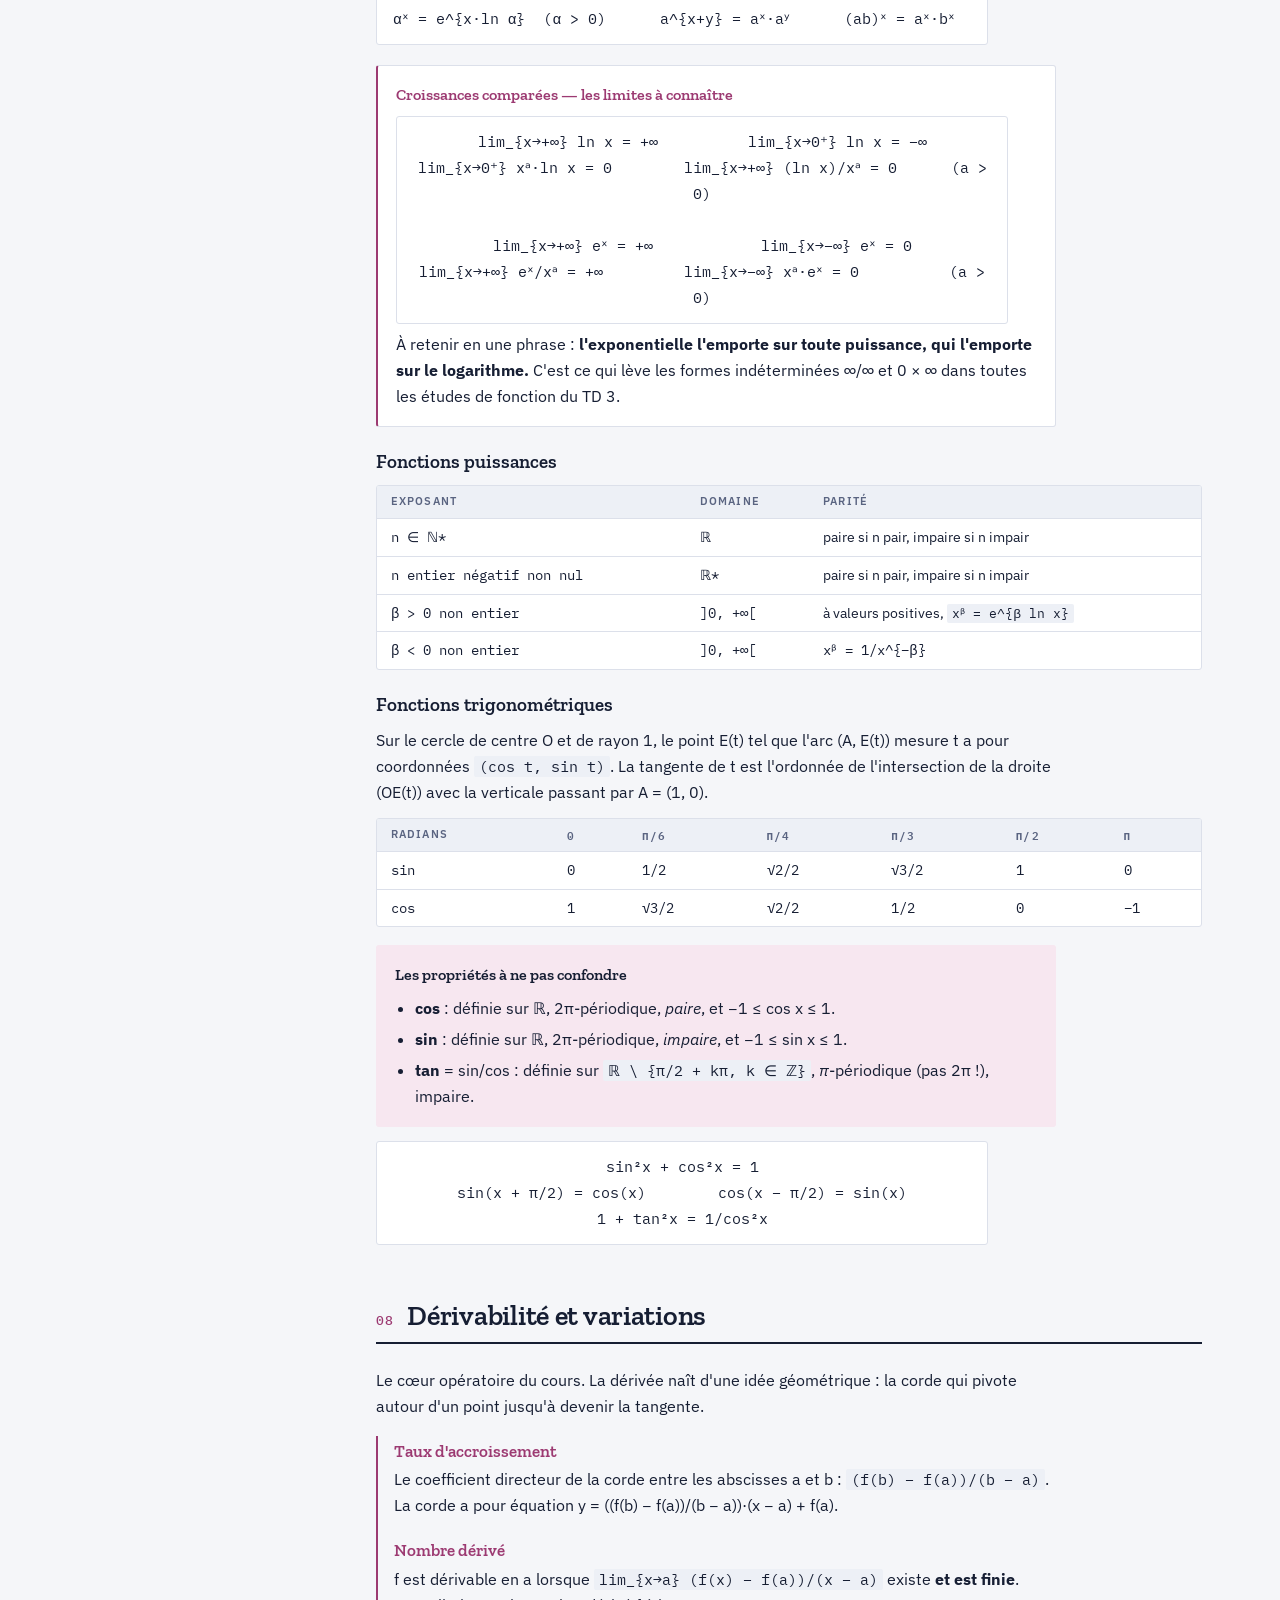
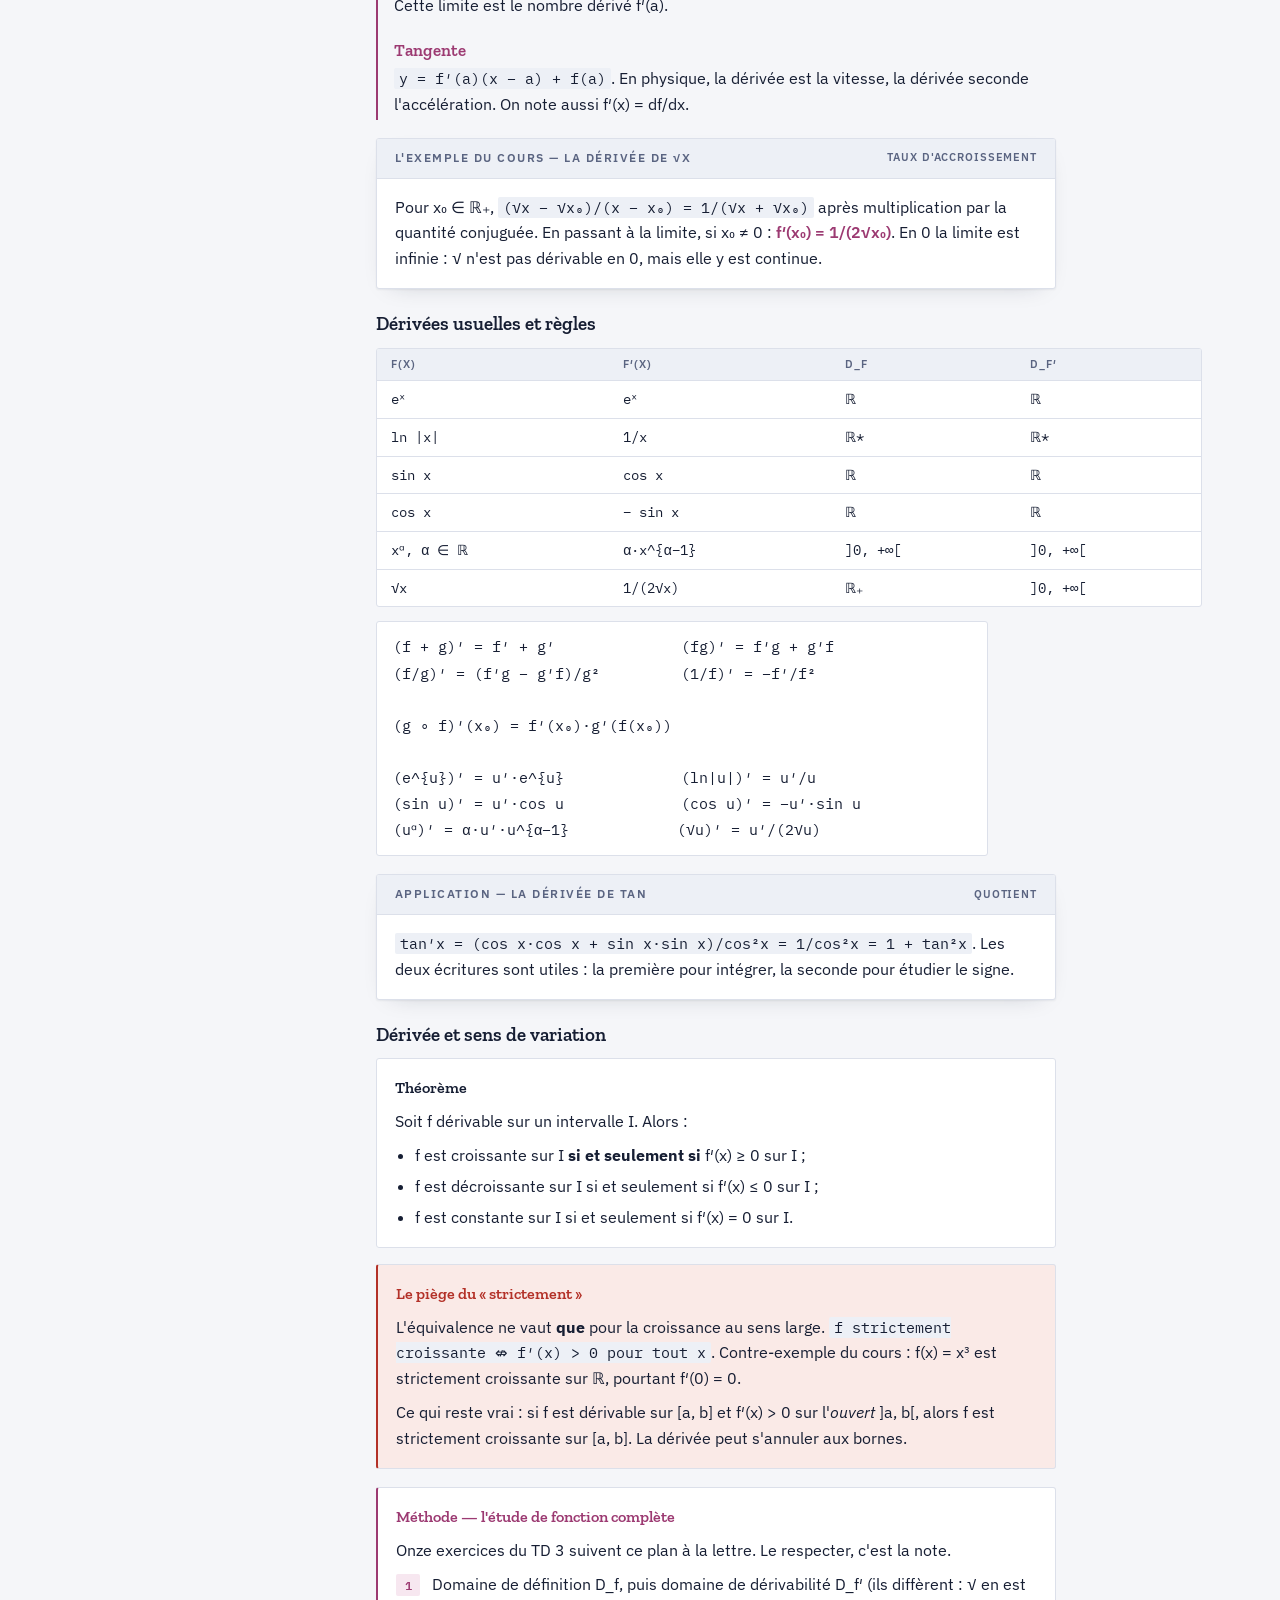
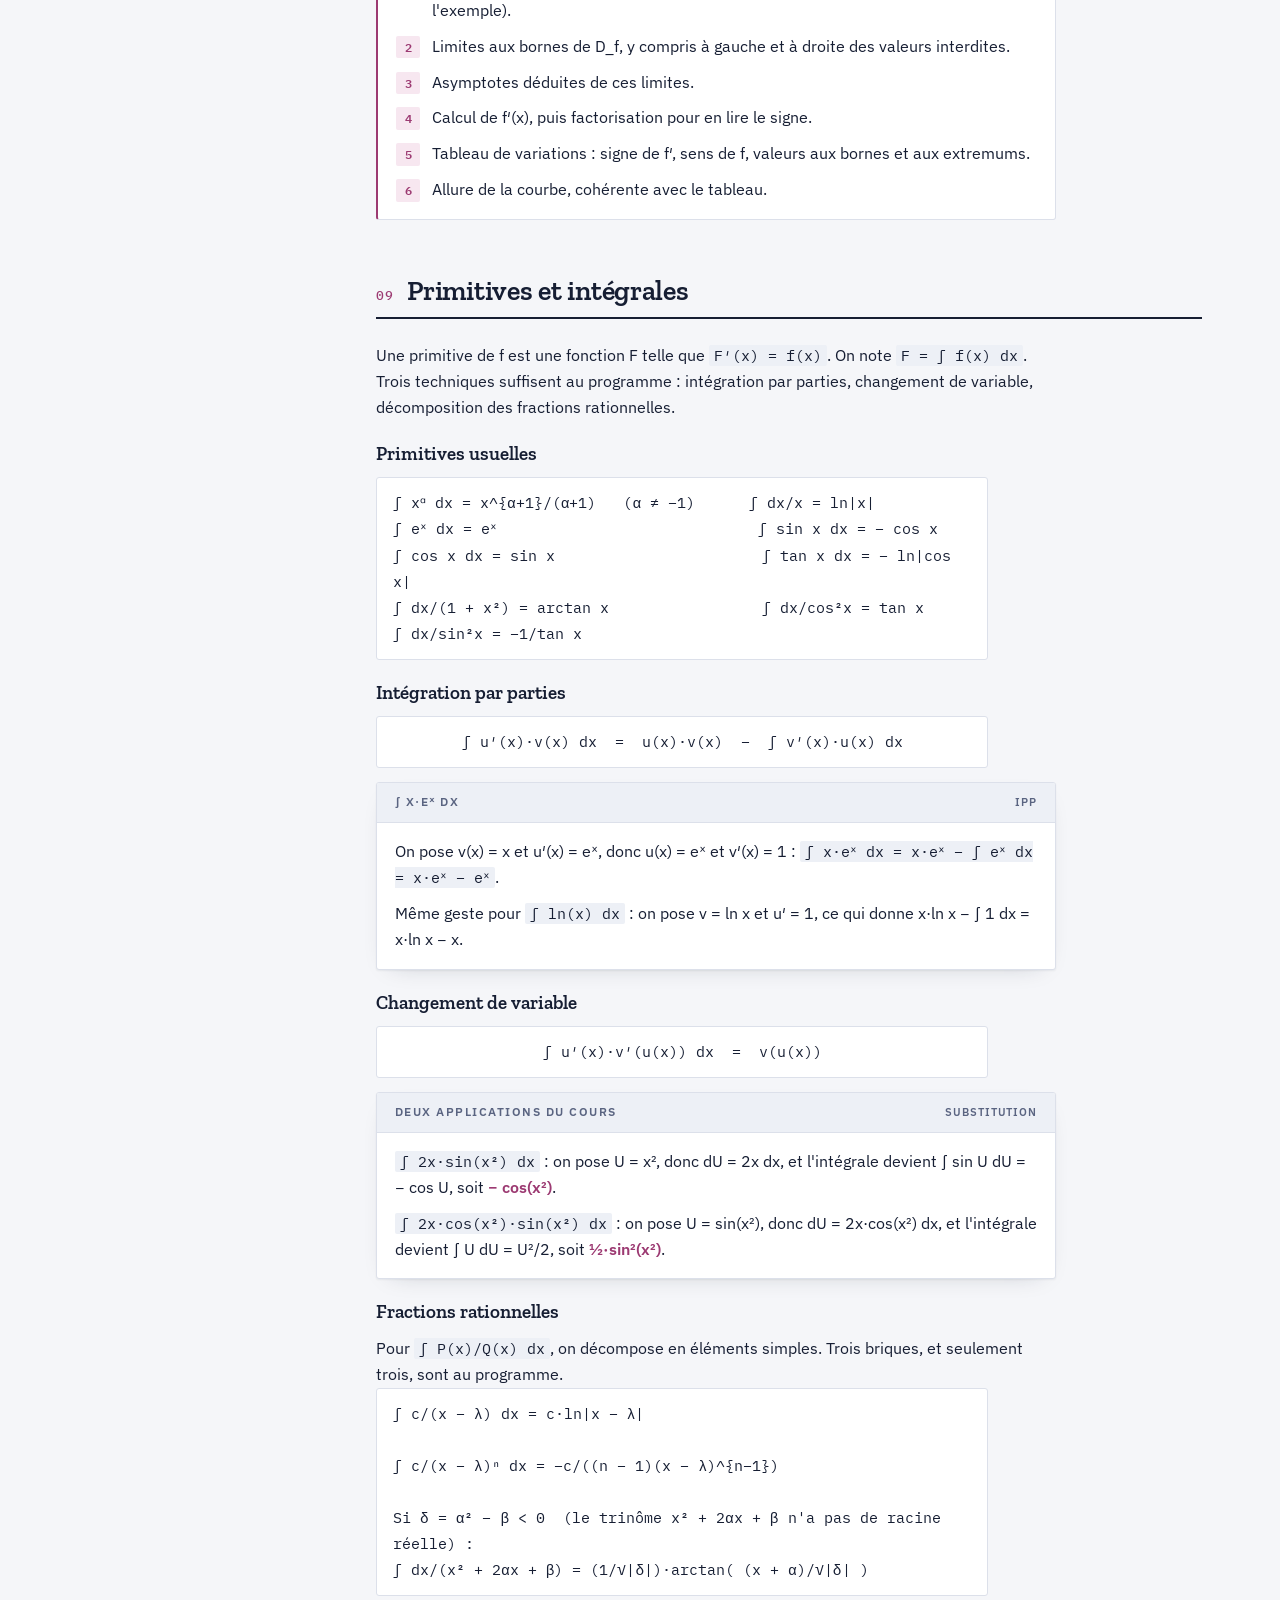
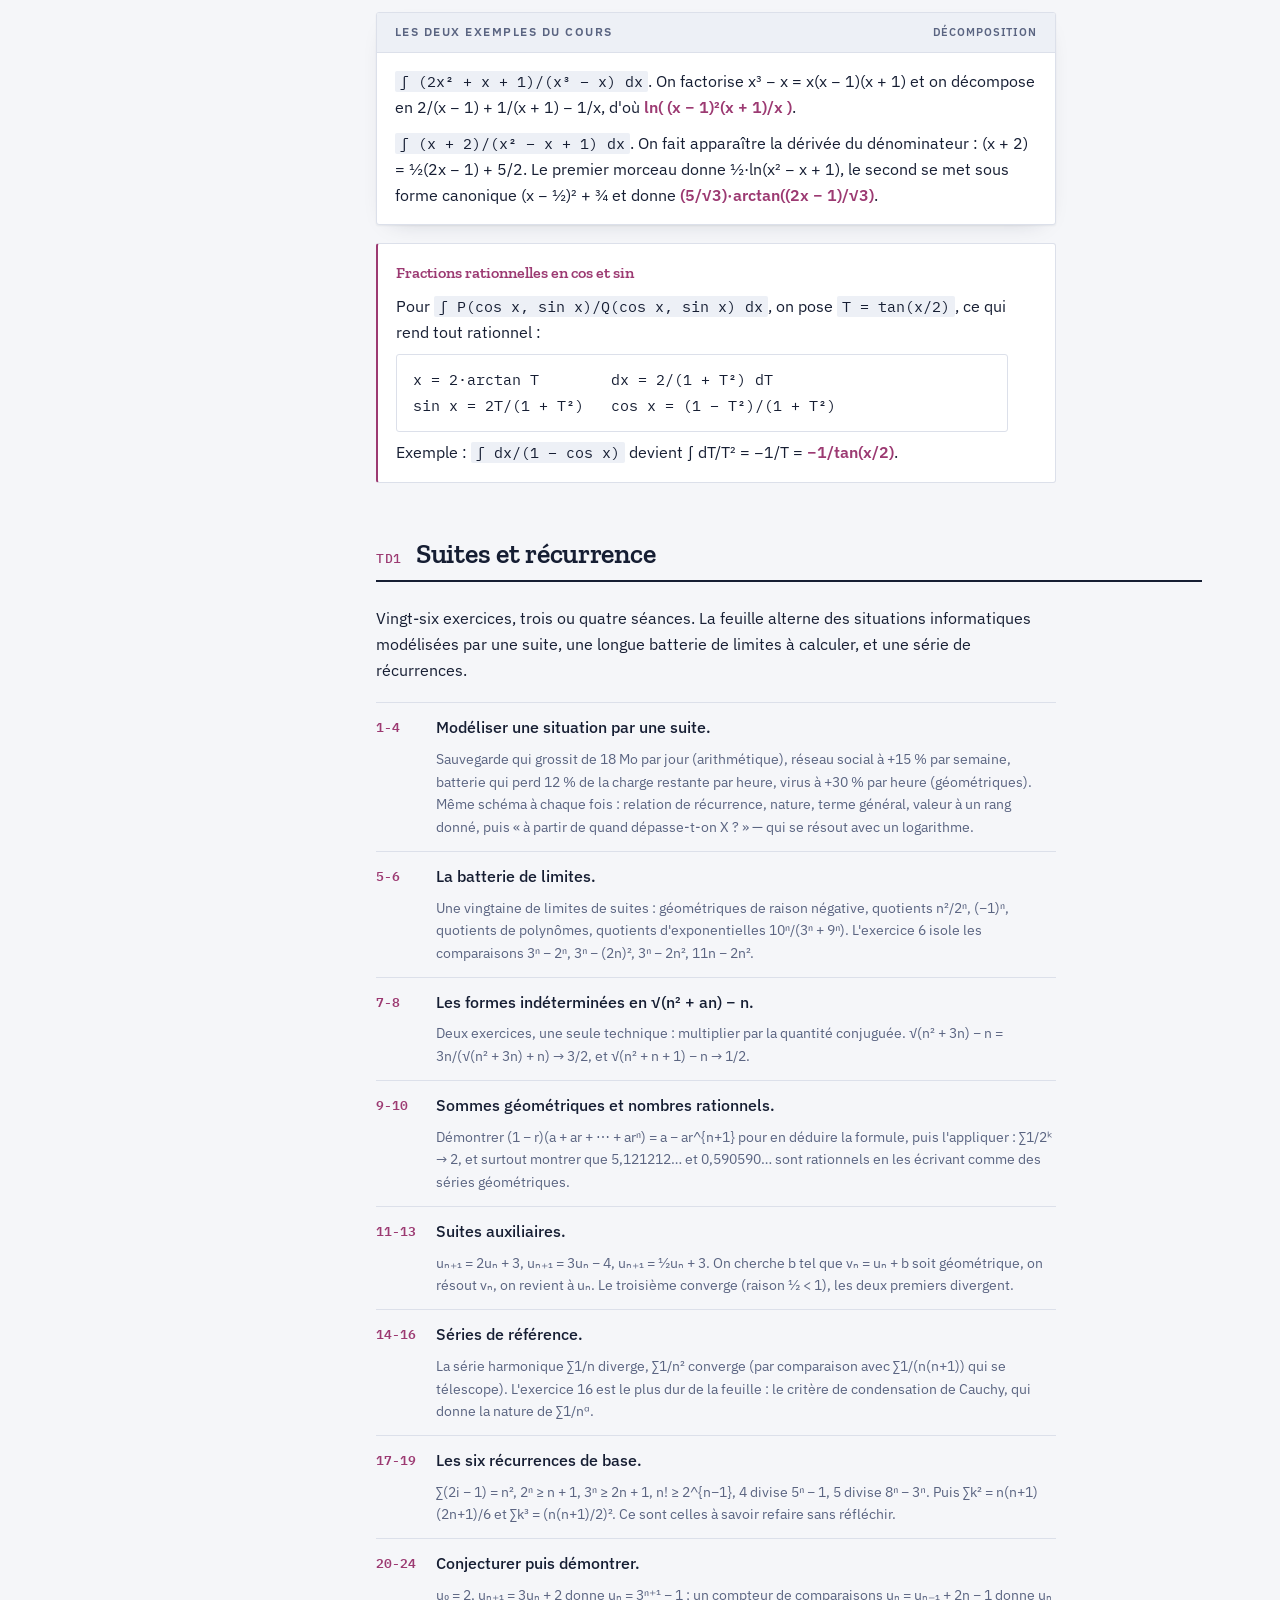
<file: methodes-calcul.html>
<!doctype html>
<html lang="fr">
<head>
<meta charset="utf-8">
<meta name="viewport" content="width=device-width, initial-scale=1">
<meta name="author" content="Kenzo Metgy">
<meta name="description" content="Suites et limites, recurrence, fonctions usuelles, derivees, primitives et integrales.">
<meta name="theme-color" content="#F5F6F9" media="(prefers-color-scheme: light)">
<meta name="theme-color" content="#111621" media="(prefers-color-scheme: dark)">
<title>Méthodes et techniques de calcul — Classeur L1</title>

<link rel="icon" href="icon.svg" type="image/svg+xml">
<link rel="manifest" href="manifest.webmanifest">

<script>
/* Applique le theme avant le premier rendu pour eviter le flash de couleurs. */
(function(){try{var t=localStorage.getItem('classeur-theme');if(t==='light'||t==='dark')document.documentElement.setAttribute('data-theme',t);}catch(e){}})();
</script>

<link rel="stylesheet" href="assets/css/tokens.css">
<link rel="stylesheet" href="assets/css/base.css">
<link rel="stylesheet" href="assets/css/components.css">
<link rel="stylesheet" href="assets/css/subject-03.css">
<link rel="stylesheet" href="assets/css/practice.css">
<link rel="stylesheet" href="assets/css/prompts.css">
<link rel="stylesheet" href="assets/css/print.css">

<!-- Les polices ne bloquent pas le premier rendu. -->
<link rel="preconnect" href="https://fonts.googleapis.com">
<link rel="preconnect" href="https://fonts.gstatic.com" crossorigin>
<link rel="stylesheet" media="print" onload="this.media='all'"
      href="https://fonts.googleapis.com/css2?family=Zilla+Slab:wght@500;600;700&family=IBM+Plex+Sans:wght@400;500;600&family=IBM+Plex+Mono:wght@400;500;600&display=swap">
<noscript><link rel="stylesheet" href="https://fonts.googleapis.com/css2?family=Zilla+Slab:wght@500;600;700&family=IBM+Plex+Sans:wght@400;500;600&family=IBM+Plex+Mono:wght@400;500;600&display=swap"></noscript>
</head>
<body>
<div class="topbar"><div class="topbar-inner">
<a href="index.html" class="brand">Classeur<span>Kenzo Metgy · L1 · 2026-2027</span></a>
<nav class="tabs" aria-label="Matières"><a href="index.html" class="tab tab-home"><span class="dot"></span>Accueil</a><a href="structures-fondamentales.html" class="tab tab-sf"><span class="dot"></span>Structures fondamentales</a><a href="methodes-calcul.html" class="tab tab-mtc" aria-current="page"><span class="dot"></span>Méthodes et techniques de calcul</a><a href="algorithmique.html" class="tab tab-algo"><span class="dot"></span>Algorithmique 1</a><a href="information.html" class="tab tab-info"><span class="dot"></span>Représentation de l'information</a><a href="systemes.html" class="tab tab-os"><span class="dot"></span>Systèmes d'exploitation</a><a href="prompts.html" class="tab tab-prompt"><span class="dot"></span>Prompts</a><a href="entrainement.html" class="tab tab-train"><span class="dot"></span>Entraînement</a></nav>
<div class="gsearch">
<span class="icon" aria-hidden="true">⌕</span>
<input id="gq" type="search" placeholder="Chercher dans les 5 matières…" autocomplete="off" spellcheck="false" aria-label="Chercher dans toutes les matières" aria-expanded="false" aria-controls="gres">
<kbd>/</kbd>
<div class="results" id="gres" role="listbox" hidden></div>
</div>
<button class="theme-btn" type="button" aria-label="Thème automatique" title="Thème automatique">◐</button>
</div></div>

<div class="course c-mtc"><header class="masthead"><div class="masthead-inner"><div class="eyebrow">Matière 02 · Mathématiques</div><h1>Méthodes et techniques de calcul</h1><p class="lede">L'outillage de calcul qui sert dans toutes les autres matières&nbsp;: suites et limites, récurrence, fonctions usuelles, dérivées, primitives et intégrales. Peu de théorie, beaucoup de gestes à automatiser.</p><div class="meta"><span>Cours de Fabien Durand · UPJV</span><span>L1 informatique · 2026-2027</span><span><span class="mono">9</span> chapitres</span><span><span class="mono">3</span> TD</span><span><span class="mono">8 h</span> de CM, <span class="mono">16 h</span> de TD</span></div></div></header><div class="shell"><nav class="toc" aria-label="Sommaire de Méthodes et techniques de calcul"><div class="toc-label">Sommaire</div><ol><li><a href="#m-suites"><span class="num">01</span><span>Suites et limites</span></a></li><li><a href="#m-arithgeo"><span class="num">02</span><span>Suites arithmétiques et géométriques</span></a></li><li><a href="#m-recurrence"><span class="num">03</span><span>Raisonnement par récurrence</span></a></li><li><a href="#m-fonctions"><span class="num">04</span><span>Fonctions et domaine de définition</span></a></li><li><a href="#m-limites"><span class="num">05</span><span>Limites de fonctions et asymptotes</span></a></li><li><a href="#m-continuite"><span class="num">06</span><span>Continuité</span></a></li><li><a href="#m-usuelles"><span class="num">07</span><span>Les fonctions usuelles</span></a></li><li><a href="#m-derivees"><span class="num">08</span><span>Dérivabilité et variations</span></a></li><li><a href="#m-primitives"><span class="num">09</span><span>Primitives et intégrales</span></a></li><li><a href="#m-td1"><span class="num">TD1</span><span>Suites et récurrence</span></a></li><li><a href="#m-td2"><span class="num">TD2</span><span>Représentations graphiques</span></a></li><li><a href="#m-td3"><span class="num">TD3</span><span>Fonctions, dérivées, primitives</span></a></li><li><a href="#m-eval"><span class="num">—</span><span>Évaluation et note finale</span></a></li><li><a href="#m-outils"><span class="num">—</span><span>Formulaire</span></a></li></ol></nav><main><section id="m-suites"><div class="sec-head"><span class="num">01</span><h2>Suites et limites</h2></div><div class="body"><p>Une suite n'est rien d'autre qu'une fonction de ℕ dans ℝ. Ce qui intéresse le cours, ce ne sont jamais les premiers termes&nbsp;: c'est le comportement quand n devient grand.</p></div><dl class="deflist def" style="margin-top:16px"><div><dt>Suite numérique</dt><dd>Une fonction <span class="fi">u : ℕ → ℝ</span>. On pose <span class="fi">uₙ = u(n)</span> et on note la suite <span class="fi">(uₙ)ₙ∈ℕ</span>, ou <span class="fi">(uₙ)ₙ≥ₙ₀</span> quand elle ne démarre pas à 0.</dd></div><div><dt>Limite finie</dt><dd>(uₙ) tend vers ℓ si&nbsp;: pour tout ε &gt; 0, il existe n₀ tel que n ≥ n₀ entraîne |uₙ − ℓ| &lt; ε. Avec les quantificateurs&nbsp;: <span class="fi">(∀ε &gt; 0)(∃n₀)(∀n ≥ n₀, |uₙ − ℓ| &lt; ε)</span>. On dit alors que (uₙ) <em>converge</em> vers ℓ. Une suite qui ne converge pas est dite <em>divergente</em>.</dd></div><div><dt>Limite infinie</dt><dd><span class="fi">lim uₙ = +∞</span> si pour tout K il existe n₀ tel que n ≥ n₀ entraîne uₙ ≥ K. Idem pour −∞ avec uₙ ≤ K. Autrement dit&nbsp;: (uₙ) est aussi grand que l'on veut à partir d'un certain rang.</dd></div><div><dt>Suite de Cauchy</dt><dd>Pour tout ε &gt; 0 il existe n₀ tel que p, q ≥ n₀ entraîne |u_p − u_q| &lt; ε. <strong>Théorème&nbsp;: une suite converge si, et seulement si, elle est de Cauchy.</strong> C'est l'outil pour montrer qu'une suite <em>ne</em> converge pas sans en connaître la limite — la série harmonique 1 + 1/2 + … + 1/n en est l'exemple du cours.</dd></div></dl><div style="margin-top:20px" class="note method"><span class="title">Méthode — prouver une limite avec ε</span><p>La question tombe sous cette forme quasiment à chaque épreuve de maths de L1. Le barème ne porte pas sur la valeur de la limite mais sur l'exhibition de n₀.</p><ol class="steps"><li>Calculer |uₙ − ℓ| et le réduire à <em>une seule</em> fraction.</li><li>Majorer cette fraction en remplaçant n par n₀ (licite car n ≥ n₀).</li><li>Choisir n₀ en fonction de ε — et l'écrire noir sur blanc.</li><li>Conclure&nbsp;: « donc pour tout n ≥ n₀, |uₙ − ℓ| &lt; ε ».</li></ol><p>La même méthode sert en <a href="structures-fondamentales.html#sf-recurrent">Structures fondamentales</a>, où elle est tombée quatre fois sur cinq.</p></div><h3 style="margin-top:24px">Opérations sur les limites</h3><div class="tw" style="max-width:none;margin-top:10px"><table><thead><tr><th>lim uₙ</th><th>lim vₙ</th><th>uₙ + vₙ</th><th>uₙ · vₙ</th><th>uₙ / vₙ</th></tr></thead><tbody><tr><td class="mono">ℓ</td><td class="mono">m ≠ 0</td><td class="mono">ℓ + m</td><td class="mono">ℓ·m</td><td class="mono">ℓ/m</td></tr><tr><td class="mono">ℓ ≠ 0</td><td class="mono">0</td><td class="mono">ℓ</td><td class="mono">0</td><td class="mono">±∞ selon le signe</td></tr><tr><td class="mono">0</td><td class="mono">0</td><td class="mono">0</td><td class="mono">0</td><td><span class="tag hot">F.I.</span></td></tr><tr><td class="mono">+∞</td><td class="mono">+∞</td><td class="mono">+∞</td><td class="mono">+∞</td><td><span class="tag hot">F.I.</span></td></tr><tr><td class="mono">+∞</td><td class="mono">−∞</td><td><span class="tag hot">F.I.</span></td><td class="mono">−∞</td><td><span class="tag hot">F.I.</span></td></tr><tr><td class="mono">±∞</td><td class="mono">0</td><td class="mono">±∞</td><td><span class="tag hot">F.I.</span></td><td class="mono">±∞</td></tr></tbody></table></div><div class="note warn" style="margin-top:16px"><span class="title">Les quatre formes indéterminées</span><p><span class="fi">∞ − ∞</span>, <span class="fi">0 × ∞</span>, <span class="fi">0/0</span> et <span class="fi">∞/∞</span>. « Indéterminée » ne veut pas dire « pas de limite »&nbsp;: cela veut dire que les limites de uₙ et vₙ ne suffisent pas à conclure. Il faut factoriser, multiplier par la quantité conjuguée, ou comparer les croissances.</p></div><h3 style="margin-top:24px">Les trois théorèmes de comparaison</h3><dl class="deflist def" style="margin-top:12px"><div><dt>Théorème des gendarmes</dt><dd>Si <span class="fi">uₙ ≤ vₙ ≤ wₙ</span> à partir d'un certain rang et si (uₙ) et (wₙ) convergent vers la <em>même</em> limite ℓ, alors (vₙ) converge vers ℓ.</dd></div><div><dt>Théorème de comparaison</dt><dd>Si <span class="fi">uₙ ≤ vₙ</span> à partir d'un certain rang&nbsp;: lim uₙ = +∞ entraîne lim vₙ = +∞&nbsp;; lim vₙ = −∞ entraîne lim uₙ = −∞.</dd></div><div><dt>Passage à la limite</dt><dd>Si (uₙ) et (vₙ) convergent et si uₙ ≤ vₙ à partir d'un certain rang, alors lim uₙ ≤ lim vₙ. <strong>Attention</strong>&nbsp;: une inégalité stricte devient large au passage à la limite.</dd></div><div><dt>Théorème de la limite monotone</dt><dd>Soit (uₙ) croissante. S'il existe M avec uₙ ≤ M pour tout n, alors (uₙ) converge. Sinon lim uₙ = +∞. C'est l'argument des exercices 25 et 26 du TD 1&nbsp;: on montre que la suite est majorée, qu'elle est croissante, on conclut qu'elle converge — et seulement <em>après</em> on cherche la limite en résolvant ℓ = f(ℓ).</dd></div></dl></section><section id="m-arithgeo"><div class="sec-head"><span class="num">02</span><h2>Suites arithmétiques et géométriques</h2></div><div class="body"><p>Deux familles, quatre formules. Elles reviennent dans chaque situation modélisée du TD 1&nbsp;: une sauvegarde qui grossit de 18 Mo par jour est arithmétique, un réseau social qui gagne 15 % par semaine est géométrique.</p></div><div class="tw" style="max-width:none;margin-top:16px"><table><thead><tr><th></th><th>Arithmétique</th><th>Géométrique</th></tr></thead><tbody><tr><td>Relation de récurrence</td><td class="mono">uₙ₊₁ = uₙ + r</td><td class="mono">uₙ₊₁ = q·uₙ</td></tr><tr><td>Terme général</td><td class="mono">uₙ = u₀ + n·r</td><td class="mono">uₙ = u₀·qⁿ</td></tr><tr><td>Somme u₀ + … + uₙ</td><td class="mono">(n+1)(u₀ + uₙ)/2</td><td class="mono">u₀·(1 − qⁿ⁺¹)/(1 − q)</td></tr><tr><td>Cas limite</td><td>r = 0&nbsp;: suite constante</td><td class="mono">q = 1 : somme = (n+1)u₀</td></tr><tr><td>Reconnaître</td><td>la différence uₙ₊₁ − uₙ est constante</td><td>le quotient uₙ₊₁ / uₙ est constant</td></tr></tbody></table></div><div class="note method" style="margin-top:18px"><span class="title">Comment le cours démontre la somme arithmétique</span><p>On écrit Sₙ à l'endroit puis à l'envers et on additionne terme à terme&nbsp;: chaque paire u_k + u_{n−k} vaut u₀ + uₙ, il y en a n + 1, donc 2Sₙ = (n+1)(u₀ + uₙ). Pour la géométrique, on calcule Sₙ − q·Sₙ, tout se télescope et il reste u₀(1 − qⁿ⁺¹).</p></div><h3 style="margin-top:24px">Les sommes à connaître par cœur</h3><span class="f center">1 + 2 + ⋯ + n  =  n(n + 1)/2
1² + 2² + ⋯ + n²  =  n(n + 1)(2n + 1)/6
1³ + 2³ + ⋯ + n³  =  ( n(n + 1)/2 )²
1 + q + q² + ⋯ + qⁿ  =  (1 − qⁿ⁺¹)/(1 − q)   (q ≠ 1)</span><div class="note plan" style="margin-top:18px"><span class="title">Suites auxiliaires — le réflexe des exercices 11 à 13</span><p>Une suite du type <span class="fi">uₙ₊₁ = a·uₙ + b</span> n'est ni arithmétique ni géométrique. On la ramène à une géométrique en posant <span class="fi">vₙ = uₙ − ℓ</span>, où ℓ est le <em>point fixe</em> solution de ℓ = a·ℓ + b, c'est-à-dire ℓ = b/(1 − a).</p><ol><li>Résoudre ℓ = a·ℓ + b pour trouver le décalage.</li><li>Poser vₙ = uₙ − ℓ et vérifier que vₙ₊₁ = a·vₙ.</li><li>Écrire vₙ = v₀·aⁿ, puis uₙ = v₀·aⁿ + ℓ.</li></ol><p>Exemple du TD (ex. 11)&nbsp;: u₀ = 1, uₙ₊₁ = 2uₙ + 3. Le point fixe est −3, donc vₙ = uₙ + 3 vérifie vₙ₊₁ = 2vₙ, d'où vₙ = 4·2ⁿ et <span class="fi">uₙ = 2ⁿ⁺² − 3</span>.</p></div></section><section id="m-recurrence"><div class="sec-head"><span class="num">03</span><h2>Raisonnement par récurrence</h2></div><div class="body"><p>Une méthode de démonstration, pas un calcul. Elle établit qu'une propriété est vraie pour tous les entiers à partir d'un certain rang. C'est le chapitre où les points se perdent sur la rédaction, jamais sur l'idée.</p></div><div class="note" style="margin-top:16px"><span class="title">Principe de récurrence</span><p>Soit P(n) une propriété dépendant d'un entier naturel n. Si&nbsp;:</p><ul><li><strong>Initialisation</strong>&nbsp;: P(n₀) est vraie pour un certain entier n₀&nbsp;;</li><li><strong>Hérédité</strong>&nbsp;: pour tout n ≥ n₀, P(n) vraie entraîne P(n + 1) vraie&nbsp;;</li></ul><p>alors P(n) est vraie pour tout n ≥ n₀.</p></div><div class="note plan" style="margin-top:18px"><span class="title">La rédaction en cinq temps</span><ol><li>Définir clairement la propriété P(n) — l'écrire, pas seulement la penser.</li><li>Vérifier l'initialisation au rang n₀.</li><li>Supposer P(n) vraie pour un entier n ≥ n₀ fixé. C'est l'<em>hypothèse de récurrence</em>.</li><li>Démontrer que cette hypothèse entraîne P(n + 1). C'est l'<em>hérédité</em>.</li><li>Conclure <em>en invoquant le principe de récurrence</em>.</li></ol></div><div class="exos" style="margin-top:22px"><div class="exo"><span class="n">Ex. 1</span><span class="c"><span class="t">1 + 2 + ⋯ + n = n(n+1)/2</span><span class="sub"><strong>Initialisation.</strong> Pour n = 1&nbsp;: 1 = 1×2/2 = 1. <strong>Hérédité.</strong> Si la formule vaut au rang n, alors 1 + ⋯ + n + (n+1) = n(n+1)/2 + (n+1) = (n+1)(n/2 + 1) = (n+1)(n+2)/2, qui est exactement la formule au rang n + 1.</span></span></div><div class="exo"><span class="n">Ex. 2</span><span class="c"><span class="t">2ⁿ ≥ n + 1 pour tout n ≥ 0</span><span class="sub"><strong>Initialisation.</strong> 2⁰ = 1 = 0 + 1. <strong>Hérédité.</strong> Si 2ⁿ ≥ n + 1 alors 2ⁿ⁺¹ = 2·2ⁿ ≥ 2(n+1) = n + 2 + n ≥ n + 2 = (n+1) + 1.</span></span></div></div><div class="note warn" style="margin-top:20px"><span class="title">Les quatre erreurs qui coûtent des points</span><ul><li>Commencer par l'hérédité sans vérifier le rang initial.</li><li>Utiliser au rang n + 1 la formule que l'on cherche justement à démontrer — c'est l'erreur la plus fréquente et elle annule tout le raisonnement.</li><li>Oublier de conclure.</li><li>Écrire « la propriété est vraie pour tout n » sans avoir cité le principe de récurrence.</li></ul></div><div class="note method" style="margin-top:18px"><span class="title">Le schéma « conjecturer puis démontrer »</span><p>Plusieurs exercices du TD (20, 21, 22, 24) suivent le même moule&nbsp;: on donne une suite par récurrence, on demande de calculer les premiers termes, de <em>conjecturer</em> une formule explicite, puis de la <em>démontrer</em> par récurrence. Calculer quatre ou cinq termes suffit presque toujours à voir la forme&nbsp;: puissance, factorielle, ou fraction 1/(n+1).</p></div></section><section id="m-fonctions"><div class="sec-head"><span class="num">04</span><h2>Fonctions et domaine de définition</h2></div><div class="body"><p>Le chapitre reprend les notions du lycée en les nommant proprement. Le seul vrai geste nouveau est le <strong>domaine de définition</strong>, demandé en première question de presque tous les exercices d'étude de fonction.</p></div><div class="note" style="margin-top:16px"><span class="title">Les quatre données d'une fonction</span><ol class="steps"><li>l'ensemble de départ&nbsp;;</li><li>la variable&nbsp;;</li><li>l'ensemble d'arrivée&nbsp;;</li><li>la règle de calcul qui donne f(x) à partir de x.</li></ol><p>Lorsqu'elle existe, f(x) est l'<em>image</em> de x par f.</p></div><h3 style="margin-top:24px">Domaine de définition</h3><div class="body"><p>Les valeurs pour lesquelles le calcul peut être mené forment le domaine de définition, noté <span class="fi">D_f</span>. Trois types d'expressions posent problème, et seulement trois.</p></div><div class="tw" style="max-width:none;margin-top:12px"><table><thead><tr><th>Expression</th><th>Condition</th><th>Ce qu'on écrit</th></tr></thead><tbody><tr><td class="mono">A / B</td><td>le dénominateur ne s'annule pas</td><td class="mono">B ≠ 0</td></tr><tr><td class="mono">√A  ou  A^α, α ∉ ℤ</td><td>seuls les réels positifs ou nuls ont une racine</td><td class="mono">A ≥ 0</td></tr><tr><td class="mono">ln(A)</td><td>seuls les réels strictement positifs ont un logarithme</td><td class="mono">A &gt; 0</td></tr></tbody></table></div><div class="ex" style="margin-top:18px"><div class="ex-head"><span>Les deux exemples du cours</span><span class="cat">Domaine</span></div><div class="ex-body"><p><span class="fi">f(x) = (x − 1)/(x − 3/2)</span> — seule la division pose problème, donc <span class="res">D_f = ℝ \ {3/2} = ]−∞, 3/2[ ∪ ]3/2, +∞[</span>.</p><p><span class="fi">f(x) = √(x − 1)/(x − 3/2)</span> — il faut <em>et</em> x − 1 ≥ 0 <em>et</em> x ≠ 3/2, donc <span class="res">D_f = [1, 3/2[ ∪ ]3/2, +∞[</span>.</p></div></div><dl class="deflist def" style="margin-top:22px"><div><dt>Composée</dt><dd><span class="fi">(g ∘ f)(x) = g(f(x))</span>. Si f : x ↦ x³ et g : x ↦ cos(x), alors g ∘ f : x ↦ cos(x³). Si f : x ↦ |x| et g : x ↦ √x, alors g ∘ f : x ↦ |x|.</dd></div><div><dt>Image et antécédent</dt><dd>f(x) est l'image de x. Tout x tel que f(x) = y est un antécédent de y. <strong>L'image est unique, l'antécédent ne l'est pas&nbsp;:</strong> pour f : x ↦ x², l'image de −3 est 9, mais 16 a deux antécédents, 4 et −4.</dd></div><div><dt>Injective, surjective, bijective</dt><dd>f est injective sur A si x₁ ≠ x₂ entraîne f(x₁) ≠ f(x₂)&nbsp;; surjective sur B si tout y de B a un antécédent&nbsp;; bijective de A dans B si elle est injective sur A et si tout y de B a un antécédent <em>dans A</em> — cet antécédent est alors unique. Par définition, f est toujours surjective sur f(A).</dd></div><div><dt>Graphe</dt><dd><span class="fi">Gr(f) = { (a, f(a)) | a ∈ D_f }</span>. Une courbe qui repasse deux fois au-dessus d'une même abscisse n'est pas un graphe de fonction.</dd></div><div><dt>Parité</dt><dd>f est <strong>paire</strong> si D_f est symétrique par rapport à 0 et f(−x) = f(x) — le graphe est symétrique par rapport à l'axe Oy. Elle est <strong>impaire</strong> si f(−x) = −f(x) — le graphe est symétrique par rapport à l'origine.</dd></div></dl><div class="note method" style="margin-top:18px"><span class="title">Le théorème qui sert le plus</span><p>Si f : I → ℝ est <strong>strictement monotone</strong>, alors f est une bijection de I sur f(I). C'est ce qui permet de justifier qu'une fonction admet une réciproque sans la calculer.</p><p>Exemple du cours&nbsp;: x ↦ x² n'est ni injective ni surjective sur ℝ, mais elle est bijective de ℝ₊ dans ℝ₊, et aussi de ℝ₋ dans ℝ₊.</p></div><div style="margin-top:16px" class="note plan"><span class="title">Le même vocabulaire qu'en Structures fondamentales</span><p>Injection, surjection, bijection, composition&nbsp;: ce sont exactement les notions du chapitre 3 de <a href="structures-fondamentales.html#sf-applications">Structures fondamentales</a>. Ici on les applique à des fonctions numériques concrètes, là-bas on les démontre sur des ensembles abstraits. Réviser les deux ensemble fait gagner du temps.</p></div></section><section id="m-limites"><div class="sec-head"><span class="num">05</span><h2>Limites de fonctions et asymptotes</h2></div><div class="body"><p>Même idée que pour les suites, mais x peut tendre vers un réel, et par la gauche ou par la droite. Le cours donne la définition formelle avec ε et δ mais précise qu'<em>on ne la manipulera pas</em> : ce qui est évalué, c'est le calcul.</p></div><dl class="deflist def" style="margin-top:16px"><div><dt>Limite en un point</dt><dd><span class="fi">lim_{x→x₀} f(x) = ℓ</span>&nbsp;: pour tout ε &gt; 0 il existe δ &gt; 0 tel que |x − x₀| &lt; δ entraîne |f(x) − ℓ| &lt; ε.</dd></div><div><dt>Limite à droite, limite à gauche</dt><dd><span class="fi">lim_{x→x₀⁺}</span> par valeurs supérieures, <span class="fi">lim_{x→x₀⁻}</span> par valeurs inférieures. <strong>Critère&nbsp;:</strong> f admet une limite ℓ en x₀ si, et seulement si, les limites à droite et à gauche existent et valent toutes deux ℓ.</dd></div><div><dt>Limite en l'infini</dt><dd>f(x) tend vers ℓ quand x → +∞ si pour tout ε &gt; 0 il existe r tel que x &gt; r entraîne |f(x) − ℓ| &lt; ε. Analogue en −∞ avec x &lt; r.</dd></div></dl><div class="ex" style="margin-top:20px"><div class="ex-head"><span>Les trois exemples du cours</span><span class="cat">Limites</span></div><div class="ex-body"><p><strong>1. </strong><span class="fi">f(x) = (x² + 3)/(x − 2)</span>, D_f = ℝ \ {2}. En ±∞ on garde les termes dominants&nbsp;: f(x) ~ x²/x = x, donc <span class="res">+∞ en +∞</span> et <span class="res">−∞ en −∞</span>. En 2&nbsp;: le numérateur tend vers 7, le dénominateur vers 0⁺ à droite et 0⁻ à gauche, donc <span class="res">+∞ à droite, −∞ à gauche</span> — les deux diffèrent, f n'a pas de limite en 2.</p><p><strong>2. </strong><span class="fi">f(x) = (x + √(x²))/x</span>, D_f = ℝ*. Comme √(x²) = |x|, on a f(x) = x + 1 si x &gt; 0 et f(x) = x − 1 si x &lt; 0. Les limites en 0 valent <span class="res">1 à droite et −1 à gauche</span>&nbsp;: pas de limite en 0.</p><p><strong>3. </strong><span class="fi">f(x) = (x² − 3x + 2)/(x − 2)</span>. On factorise&nbsp;: x² − 3x + 2 = (x − 1)(x − 2), donc f(x) = x − 1 sur D_f. Les deux limites en 2 valent 1, donc <span class="res">lim_{x→2} f(x) = 1</span>. C'est la levée d'indétermination 0/0 par factorisation.</p></div></div><h3 style="margin-top:24px">Les quatre asymptotes</h3><div class="tw" style="max-width:none;margin-top:10px"><table><thead><tr><th>Nom</th><th>Condition</th><th>Droite ou courbe</th></tr></thead><tbody><tr><td>Verticale</td><td class="mono">lim_{x→x₀} f(x) = ±∞</td><td class="mono">x = x₀</td></tr><tr><td>Horizontale</td><td class="mono">lim_{x→+∞} f(x) = ℓ</td><td class="mono">y = ℓ</td></tr><tr><td>Oblique</td><td class="mono">lim_{x→+∞} f(x) − (ax + b) = 0</td><td class="mono">y = ax + b</td></tr><tr><td>Quelconque</td><td class="mono">lim_{x→+∞} f(x) − g(x) = 0</td><td class="mono">y = g(x)</td></tr></tbody></table></div><div class="note method" style="margin-top:18px"><span class="title">Trouver une asymptote oblique sans la deviner</span><p>Faire la division euclidienne du numérateur par le dénominateur. L'exercice 30 du TD 3 le demande explicitement&nbsp;: <span class="fi">f(x) = (2x² − 3x)/(x − 2) = 2x + 1 + 2/(x − 2)</span>. Le reste 2/(x − 2) tend vers 0, donc <span class="res">y = 2x + 1</span> est asymptote oblique, et x = 2 est asymptote verticale.</p></div></section><section id="m-continuite"><div class="sec-head"><span class="num">06</span><h2>Continuité</h2></div><div class="body"><p>Le chapitre le plus court du cours, et le plus utilitaire&nbsp;: il sert à justifier en une ligne que la fonction qu'on étudie est continue, donc dérivable là où il faut, donc que le tableau de variations a un sens.</p></div><dl class="deflist def" style="margin-top:16px"><div><dt>Continuité en un point</dt><dd>f est continue en x₀ si pour tout ε &gt; 0 il existe δ &gt; 0 tel que |x − x₀| &lt; δ entraîne |f(x) − f(x₀)| &lt; ε. Si f est continue en tout point de A, on dit que f est continue <em>sur</em> A.</dd></div><div><dt>Caractérisation séquentielle</dt><dd>f est continue en x₀ si, et seulement si, pour <em>toute</em> suite (uₙ) d'éléments de A qui converge vers x₀, la suite (f(uₙ)) converge vers f(x₀). C'est le pont entre le chapitre 1 et celui-ci, et le bon outil pour prouver qu'une fonction n'est <em>pas</em> continue&nbsp;: il suffit d'exhiber une suite qui le contredit.</dd></div></dl><div class="note" style="margin-top:18px"><span class="title">Opérations — ce qui conserve la continuité</span><ul><li>λf, f + g et f·g sont continues si f et g le sont&nbsp;;</li><li>1/f est continue si f ne s'annule pas&nbsp;;</li><li>g ∘ f est continue si f et g le sont&nbsp;;</li><li>la bijection réciproque d'une fonction continue <strong>strictement monotone</strong> est continue — c'est ainsi que le cours établit la continuité de √ sur ℝ₊, réciproque de x ↦ x².</li></ul></div><div class="note plan" style="margin-top:16px"><span class="title">Le catalogue des fonctions continues</span><p>Constantes, identité, linéaires et affines, puissances, polynômes&nbsp;: continues sur ℝ. Les fonctions x ↦ 1/xⁿ&nbsp;: continues sur ]−∞, 0[ et sur ]0, +∞[. La valeur absolue x ↦ |x| = √(x²)&nbsp;: continue sur ℝ, comme composée. Et donc x ↦ cos(x³ − 2x + 1) aussi.</p></div></section><section id="m-usuelles"><div class="sec-head"><span class="num">07</span><h2>Les fonctions usuelles</h2></div><div class="body"><p>Logarithme, exponentielle, puissances, trigonométrie. Rien à démontrer ici&nbsp;: tout est à savoir de mémoire, parce que chaque étude de fonction du TD 3 en utilise au moins une.</p></div><h3 style="margin-top:22px">Logarithme népérien</h3><div class="body"><p>Définie et continue sur <span class="fi">]0, +∞[</span>, strictement croissante. <span class="fi">ln(x) = 0 ⇔ x = 1</span>, et il existe un unique réel e tel que ln(e) = 1&nbsp;: e = 2,718281828459045…</p></div><span class="f">ln(ab) = ln(a) + ln(b)          ln(1/a) = −ln(a)
ln(a/b) = ln(a) − ln(b)         ln(aⁿ) = n·ln(a)

log_b(x) = ln(x)/ln(b)          log_b(b) = 1     (b ≥ 2 entier)
log_b(xy) = log_b(x) + log_b(y) log_b(xⁿ) = n·log_b(x)</span><h3 style="margin-top:22px">Exponentielle</h3><div class="body"><p>Définie et continue sur ℝ, <span class="fi">eˣ &gt; 0</span> pour tout x. C'est la réciproque du logarithme&nbsp;: <span class="fi">e^{ln x} = x</span> pour x &gt; 0 et <span class="fi">ln(eˣ) = x</span> pour tout x. Son graphe est le symétrique de celui de ln par rapport à la droite y = x.</p></div><span class="f">e^{a+b} = eᵃ·eᵇ         e^{−a} = 1/eᵃ
eᵃ/eᵇ = e^{a−b}         (eᵃ)ⁿ = e^{na}

αˣ = e^{x·ln α}  (α &gt; 0)      a^{x+y} = aˣ·aʸ      (ab)ˣ = aˣ·bˣ</span><div class="note method" style="margin-top:20px"><span class="title">Croissances comparées — les limites à connaître</span><span class="f center">lim_{x→+∞} ln x = +∞          lim_{x→0⁺} ln x = −∞
lim_{x→0⁺} xᵃ·ln x = 0        lim_{x→+∞} (ln x)/xᵃ = 0      (a &gt; 0)

lim_{x→+∞} eˣ = +∞            lim_{x→−∞} eˣ = 0
lim_{x→+∞} eˣ/xᵃ = +∞         lim_{x→−∞} xᵃ·eˣ = 0          (a &gt; 0)</span><p>À retenir en une phrase&nbsp;: <strong>l'exponentielle l'emporte sur toute puissance, qui l'emporte sur le logarithme.</strong> C'est ce qui lève les formes indéterminées ∞/∞ et 0 × ∞ dans toutes les études de fonction du TD 3.</p></div><h3 style="margin-top:24px">Fonctions puissances</h3><div class="tw" style="max-width:none;margin-top:10px"><table><thead><tr><th>Exposant</th><th>Domaine</th><th>Parité</th></tr></thead><tbody><tr><td class="mono">n ∈ ℕ*</td><td class="mono">ℝ</td><td>paire si n pair, impaire si n impair</td></tr><tr><td class="mono">n entier négatif non nul</td><td class="mono">ℝ*</td><td>paire si n pair, impaire si n impair</td></tr><tr><td class="mono">β &gt; 0 non entier</td><td class="mono">]0, +∞[</td><td>à valeurs positives, <span class="fi">xᵝ = e^{β ln x}</span></td></tr><tr><td class="mono">β &lt; 0 non entier</td><td class="mono">]0, +∞[</td><td class="mono">xᵝ = 1/x^{−β}</td></tr></tbody></table></div><h3 style="margin-top:24px">Fonctions trigonométriques</h3><div class="body"><p>Sur le cercle de centre O et de rayon 1, le point E(t) tel que l'arc (A, E(t)) mesure t a pour coordonnées <span class="fi">(cos t, sin t)</span>. La tangente de t est l'ordonnée de l'intersection de la droite (OE(t)) avec la verticale passant par A = (1, 0).</p></div><div class="tw" style="max-width:none;margin-top:12px"><table><thead><tr><th>Radians</th><th class="mono">0</th><th class="mono">π/6</th><th class="mono">π/4</th><th class="mono">π/3</th><th class="mono">π/2</th><th class="mono">π</th></tr></thead><tbody><tr><td class="mono">sin</td><td class="mono">0</td><td class="mono">1/2</td><td class="mono">√2/2</td><td class="mono">√3/2</td><td class="mono">1</td><td class="mono">0</td></tr><tr><td class="mono">cos</td><td class="mono">1</td><td class="mono">√3/2</td><td class="mono">√2/2</td><td class="mono">1/2</td><td class="mono">0</td><td class="mono">−1</td></tr></tbody></table></div><div class="note plan" style="margin-top:18px"><span class="title">Les propriétés à ne pas confondre</span><ul><li><strong>cos</strong>&nbsp;: définie sur ℝ, 2π-périodique, <em>paire</em>, et −1 ≤ cos x ≤ 1.</li><li><strong>sin</strong>&nbsp;: définie sur ℝ, 2π-périodique, <em>impaire</em>, et −1 ≤ sin x ≤ 1.</li><li><strong>tan</strong> = sin/cos&nbsp;: définie sur <span class="fi">ℝ \ {π/2 + kπ, k ∈ ℤ}</span>, <em>π</em>-périodique (pas 2π&nbsp;!), impaire.</li></ul></div><span class="f center" style="margin-top:14px">sin²x + cos²x = 1
sin(x + π/2) = cos(x)        cos(x − π/2) = sin(x)
1 + tan²x = 1/cos²x</span></section><section id="m-derivees"><div class="sec-head"><span class="num">08</span><h2>Dérivabilité et variations</h2></div><div class="body"><p>Le cœur opératoire du cours. La dérivée naît d'une idée géométrique&nbsp;: la corde qui pivote autour d'un point jusqu'à devenir la tangente.</p></div><dl class="deflist def" style="margin-top:16px"><div><dt>Taux d'accroissement</dt><dd>Le coefficient directeur de la corde entre les abscisses a et b&nbsp;: <span class="fi">(f(b) − f(a))/(b − a)</span>. La corde a pour équation y = ((f(b) − f(a))/(b − a))·(x − a) + f(a).</dd></div><div><dt>Nombre dérivé</dt><dd>f est dérivable en a lorsque <span class="fi">lim_{x→a} (f(x) − f(a))/(x − a)</span> existe <strong>et est finie</strong>. Cette limite est le nombre dérivé f′(a).</dd></div><div><dt>Tangente</dt><dd><span class="fi">y = f′(a)(x − a) + f(a)</span>. En physique, la dérivée est la vitesse, la dérivée seconde l'accélération. On note aussi f′(x) = df/dx.</dd></div></dl><div class="ex" style="margin-top:18px"><div class="ex-head"><span>L'exemple du cours — la dérivée de √x</span><span class="cat">Taux d'accroissement</span></div><div class="ex-body"><p>Pour x₀ ∈ ℝ₊, <span class="fi">(√x − √x₀)/(x − x₀) = 1/(√x + √x₀)</span> après multiplication par la quantité conjuguée. En passant à la limite, si x₀ ≠ 0&nbsp;: <span class="res">f′(x₀) = 1/(2√x₀)</span>. En 0 la limite est infinie&nbsp;: √ n'est pas dérivable en 0, mais elle y est continue.</p></div></div><h3 style="margin-top:24px">Dérivées usuelles et règles</h3><div class="tw" style="max-width:none;margin-top:10px"><table><thead><tr><th>f(x)</th><th>f′(x)</th><th>D_f</th><th>D_f′</th></tr></thead><tbody><tr><td class="mono">eˣ</td><td class="mono">eˣ</td><td class="mono">ℝ</td><td class="mono">ℝ</td></tr><tr><td class="mono">ln |x|</td><td class="mono">1/x</td><td class="mono">ℝ*</td><td class="mono">ℝ*</td></tr><tr><td class="mono">sin x</td><td class="mono">cos x</td><td class="mono">ℝ</td><td class="mono">ℝ</td></tr><tr><td class="mono">cos x</td><td class="mono">− sin x</td><td class="mono">ℝ</td><td class="mono">ℝ</td></tr><tr><td class="mono">xᵅ, α ∈ ℝ</td><td class="mono">α·x^{α−1}</td><td class="mono">]0, +∞[</td><td class="mono">]0, +∞[</td></tr><tr><td class="mono">√x</td><td class="mono">1/(2√x)</td><td class="mono">ℝ₊</td><td class="mono">]0, +∞[</td></tr></tbody></table></div><span class="f" style="margin-top:14px">(f + g)′ = f′ + g′              (fg)′ = f′g + g′f
(f/g)′ = (f′g − g′f)/g²         (1/f)′ = −f′/f²

(g ∘ f)′(x₀) = f′(x₀)·g′(f(x₀))

(e^{u})′ = u′·e^{u}             (ln|u|)′ = u′/u
(sin u)′ = u′·cos u             (cos u)′ = −u′·sin u
(uᵅ)′ = α·u′·u^{α−1}            (√u)′ = u′/(2√u)</span><div class="ex" style="margin-top:18px"><div class="ex-head"><span>Application — la dérivée de tan</span><span class="cat">Quotient</span></div><div class="ex-body"><p><span class="fi">tan′x = (cos x·cos x + sin x·sin x)/cos²x = 1/cos²x = 1 + tan²x</span>. Les deux écritures sont utiles&nbsp;: la première pour intégrer, la seconde pour étudier le signe.</p></div></div><h3 style="margin-top:24px">Dérivée et sens de variation</h3><div class="note" style="margin-top:10px"><span class="title">Théorème</span><p>Soit f dérivable sur un intervalle I. Alors&nbsp;:</p><ul><li>f est croissante sur I <strong>si et seulement si</strong> f′(x) ≥ 0 sur I&nbsp;;</li><li>f est décroissante sur I si et seulement si f′(x) ≤ 0 sur I&nbsp;;</li><li>f est constante sur I si et seulement si f′(x) = 0 sur I.</li></ul></div><div class="note warn" style="margin-top:16px"><span class="title">Le piège du « strictement »</span><p>L'équivalence ne vaut <strong>que</strong> pour la croissance au sens large. <span class="fi">f strictement croissante ⇎ f′(x) &gt; 0 pour tout x</span>. Contre-exemple du cours&nbsp;: f(x) = x³ est strictement croissante sur ℝ, pourtant f′(0) = 0.</p><p>Ce qui reste vrai&nbsp;: si f est dérivable sur [a, b] et f′(x) &gt; 0 sur l'<em>ouvert</em> ]a, b[, alors f est strictement croissante sur [a, b]. La dérivée peut s'annuler aux bornes.</p></div><div class="note method" style="margin-top:18px"><span class="title">Méthode — l'étude de fonction complète</span><p>Onze exercices du TD 3 suivent ce plan à la lettre. Le respecter, c'est la note.</p><ol class="steps"><li>Domaine de définition D_f, puis domaine de dérivabilité D_f′ (ils diffèrent&nbsp;: √ en est l'exemple).</li><li>Limites aux bornes de D_f, y compris à gauche et à droite des valeurs interdites.</li><li>Asymptotes déduites de ces limites.</li><li>Calcul de f′(x), puis factorisation pour en lire le signe.</li><li>Tableau de variations&nbsp;: signe de f′, sens de f, valeurs aux bornes et aux extremums.</li><li>Allure de la courbe, cohérente avec le tableau.</li></ol></div></section><section id="m-primitives"><div class="sec-head"><span class="num">09</span><h2>Primitives et intégrales</h2></div><div class="body"><p>Une primitive de f est une fonction F telle que <span class="fi">F′(x) = f(x)</span>. On note <span class="fi">F = ∫ f(x) dx</span>. Trois techniques suffisent au programme&nbsp;: intégration par parties, changement de variable, décomposition des fractions rationnelles.</p></div><h3 style="margin-top:22px">Primitives usuelles</h3><span class="f">∫ xᵅ dx = x^{α+1}/(α+1)   (α ≠ −1)      ∫ dx/x = ln|x|
∫ eˣ dx = eˣ                             ∫ sin x dx = − cos x
∫ cos x dx = sin x                       ∫ tan x dx = − ln|cos x|
∫ dx/(1 + x²) = arctan x                 ∫ dx/cos²x = tan x
∫ dx/sin²x = −1/tan x</span><h3 style="margin-top:22px">Intégration par parties</h3><span class="f center">∫ u′(x)·v(x) dx  =  u(x)·v(x)  −  ∫ v′(x)·u(x) dx</span><div class="ex" style="margin-top:14px"><div class="ex-head"><span>∫ x·eˣ dx</span><span class="cat">IPP</span></div><div class="ex-body"><p>On pose v(x) = x et u′(x) = eˣ, donc u(x) = eˣ et v′(x) = 1&nbsp;: <span class="fi">∫ x·eˣ dx = x·eˣ − ∫ eˣ dx = x·eˣ − eˣ</span>.</p><p>Même geste pour <span class="fi">∫ ln(x) dx</span>&nbsp;: on pose v = ln x et u′ = 1, ce qui donne x·ln x − ∫ 1 dx = x·ln x − x.</p></div></div><h3 style="margin-top:22px">Changement de variable</h3><span class="f center">∫ u′(x)·v′(u(x)) dx  =  v(u(x))</span><div class="ex" style="margin-top:14px"><div class="ex-head"><span>Deux applications du cours</span><span class="cat">Substitution</span></div><div class="ex-body"><p><span class="fi">∫ 2x·sin(x²) dx</span>&nbsp;: on pose U = x², donc dU = 2x dx, et l'intégrale devient ∫ sin U dU = − cos U, soit <span class="res">− cos(x²)</span>.</p><p><span class="fi">∫ 2x·cos(x²)·sin(x²) dx</span>&nbsp;: on pose U = sin(x²), donc dU = 2x·cos(x²) dx, et l'intégrale devient ∫ U dU = U²/2, soit <span class="res">½·sin²(x²)</span>.</p></div></div><h3 style="margin-top:22px">Fractions rationnelles</h3><div class="body"><p>Pour <span class="fi">∫ P(x)/Q(x) dx</span>, on décompose en éléments simples. Trois briques, et seulement trois, sont au programme.</p></div><span class="f">∫ c/(x − λ) dx = c·ln|x − λ|

∫ c/(x − λ)ⁿ dx = −c/((n − 1)(x − λ)^{n−1})

Si δ = α² − β &lt; 0  (le trinôme x² + 2αx + β n'a pas de racine réelle) :
∫ dx/(x² + 2αx + β) = (1/√|δ|)·arctan( (x + α)/√|δ| )</span><div class="ex" style="margin-top:16px"><div class="ex-head"><span>Les deux exemples du cours</span><span class="cat">Décomposition</span></div><div class="ex-body"><p><span class="fi">∫ (2x² + x + 1)/(x³ − x) dx</span>. On factorise x³ − x = x(x − 1)(x + 1) et on décompose en 2/(x − 1) + 1/(x + 1) − 1/x, d'où <span class="res">ln( (x − 1)²(x + 1)/x )</span>.</p><p><span class="fi">∫ (x + 2)/(x² − x + 1) dx</span>. On fait apparaître la dérivée du dénominateur&nbsp;: (x + 2) = ½(2x − 1) + 5/2. Le premier morceau donne ½·ln(x² − x + 1), le second se met sous forme canonique (x − ½)² + ¾ et donne <span class="res">(5/√3)·arctan((2x − 1)/√3)</span>.</p></div></div><div class="note method" style="margin-top:18px"><span class="title">Fractions rationnelles en cos et sin</span><p>Pour <span class="fi">∫ P(cos x, sin x)/Q(cos x, sin x) dx</span>, on pose <span class="fi">T = tan(x/2)</span>, ce qui rend tout rationnel&nbsp;:</p><span class="f">x = 2·arctan T        dx = 2/(1 + T²) dT
sin x = 2T/(1 + T²)   cos x = (1 − T²)/(1 + T²)</span><p>Exemple&nbsp;: <span class="fi">∫ dx/(1 − cos x)</span> devient ∫ dT/T² = −1/T = <span class="res">−1/tan(x/2)</span>.</p></div></section><section id="m-td1"><div class="sec-head"><span class="num">TD1</span><h2>Suites et récurrence</h2></div><div class="body"><p>Vingt-six exercices, trois ou quatre séances. La feuille alterne des situations informatiques modélisées par une suite, une longue batterie de limites à calculer, et une série de récurrences.</p></div><div class="exos" style="margin-top:18px"><div class="exo"><span class="n">1-4</span><span class="c"><span class="t">Modéliser une situation par une suite.</span><span class="sub">Sauvegarde qui grossit de 18 Mo par jour (arithmétique), réseau social à +15 % par semaine, batterie qui perd 12 % de la charge restante par heure, virus à +30 % par heure (géométriques). Même schéma à chaque fois&nbsp;: relation de récurrence, nature, terme général, valeur à un rang donné, puis « à partir de quand dépasse-t-on X&nbsp;? » — qui se résout avec un logarithme.</span></span></div><div class="exo"><span class="n">5-6</span><span class="c"><span class="t">La batterie de limites.</span><span class="sub">Une vingtaine de limites de suites&nbsp;: géométriques de raison négative, quotients n²/2ⁿ, (−1)ⁿ, quotients de polynômes, quotients d'exponentielles 10ⁿ/(3ⁿ + 9ⁿ). L'exercice 6 isole les comparaisons 3ⁿ − 2ⁿ, 3ⁿ − (2n)², 3ⁿ − 2n², 11n − 2n².</span></span></div><div class="exo"><span class="n">7-8</span><span class="c"><span class="t">Les formes indéterminées en √(n² + an) − n.</span><span class="sub">Deux exercices, une seule technique&nbsp;: multiplier par la quantité conjuguée. √(n² + 3n) − n = 3n/(√(n² + 3n) + n) → 3/2, et √(n² + n + 1) − n → 1/2.</span></span></div><div class="exo"><span class="n">9-10</span><span class="c"><span class="t">Sommes géométriques et nombres rationnels.</span><span class="sub">Démontrer (1 − r)(a + ar + ⋯ + arⁿ) = a − ar^{n+1} pour en déduire la formule, puis l'appliquer&nbsp;: ∑1/2ᵏ → 2, et surtout montrer que 5,121212… et 0,590590… sont rationnels en les écrivant comme des séries géométriques.</span></span></div><div class="exo"><span class="n">11-13</span><span class="c"><span class="t">Suites auxiliaires.</span><span class="sub">uₙ₊₁ = 2uₙ + 3, uₙ₊₁ = 3uₙ − 4, uₙ₊₁ = ½uₙ + 3. On cherche b tel que vₙ = uₙ + b soit géométrique, on résout vₙ, on revient à uₙ. Le troisième converge (raison ½ &lt; 1), les deux premiers divergent.</span></span></div><div class="exo"><span class="n">14-16</span><span class="c"><span class="t">Séries de référence.</span><span class="sub">La série harmonique ∑1/n diverge, ∑1/n² converge (par comparaison avec ∑1/(n(n+1)) qui se télescope). L'exercice 16 est le plus dur de la feuille&nbsp;: le critère de condensation de Cauchy, qui donne la nature de ∑1/nᵅ.</span></span></div><div class="exo"><span class="n">17-19</span><span class="c"><span class="t">Les six récurrences de base.</span><span class="sub">∑(2i − 1) = n², 2ⁿ ≥ n + 1, 3ⁿ ≥ 2n + 1, n! ≥ 2^{n−1}, 4 divise 5ⁿ − 1, 5 divise 8ⁿ − 3ⁿ. Puis ∑k² = n(n+1)(2n+1)/6 et ∑k³ = (n(n+1)/2)². Ce sont celles à savoir refaire sans réfléchir.</span></span></div><div class="exo"><span class="n">20-24</span><span class="c"><span class="t">Conjecturer puis démontrer.</span><span class="sub">u₀ = 2, uₙ₊₁ = 3uₙ + 2 donne uₙ = 3ⁿ⁺¹ − 1&nbsp;; un compteur de comparaisons uₙ = uₙ₋₁ + 2n − 1 donne uₙ = n²&nbsp;; vₙ₊₁ = vₙ/(vₙ + 1) donne vₙ = 1/(n + 1). L'exercice 23 demande un encadrement 2,5 ≤ uₙ₊₁ ≤ uₙ ≤ 10 établi par récurrence.</span></span></div><div class="exo"><span class="n">25-26</span><span class="c"><span class="t">Croissante et majorée donc convergente.</span><span class="sub">uₙ₊₁ = (uₙ + 2)/2 et uₙ₊₁ = √(uₙ + 2). Le plan est imposé&nbsp;: majorer par récurrence, montrer la croissance, invoquer le théorème de la limite monotone, puis résoudre ℓ = f(ℓ) — les limites valent 2 dans les deux cas.</span></span></div></div></section><section id="m-td2"><div class="sec-head"><span class="num">TD2</span><h2>Représentations graphiques</h2></div><div class="body"><p>Une seule séance. La feuille annonce elle-même sa nature&nbsp;: <em>« Il s'agit d'une feuille de révisions faite pour celles et ceux qui ne sont pas à l'aise avec les notions indiquées ci-dessus. »</em> Rien de nouveau, mais c'est le prérequis de tout le chapitre 8.</p></div><div class="exos" style="margin-top:18px"><div class="exo"><span class="n">1-7</span><span class="c"><span class="t">Lire une équation, une inéquation, un tableau de signes.</span><span class="sub">Résoudre graphiquement f(x) = 1, f(x) ≥ 1, f(x) &lt; 2, f(x) = g(x), f(x) &gt; 0. Trouver les antécédents d'une valeur. Dresser un tableau de signes à partir de la courbe. L'exercice 7 fait résoudre f(x) = 0 sur quatre paraboles dont on donne le graphe et l'expression.</span></span></div><div class="exo"><span class="n">8</span><span class="c"><span class="t">Parité et antécédents sur une courbe.</span><span class="sub">Onze fonctions données par leur graphe et leur formule&nbsp;: x² + 1, (x−1)² − 2, −x² + 1, x³/2 − 7x/2, √(x²+1)/x, (x³+1)/(x²+1). Reconnaître paires et impaires, puis donner les antécédents de 1. La symétrie du graphe donne la réponse plus vite que le calcul.</span></span></div><div class="exo"><span class="n">9-13</span><span class="c"><span class="t">Lire un graphique de situation.</span><span class="sub">Richesse en espèces de fourmis selon la latitude, refroidissement d'un verre d'eau, course de 100 m à trois coureurs, alcoolémie relevée toutes les quinze minutes, satisfaction thermique S(x) = 100/(1 + ((x−22)/5)²). Décrire avec des mots, esquisser, et pour le dernier résoudre S(x) = 50 par le calcul.</span></span></div></div></section><section id="m-td3"><div class="sec-head"><span class="num">TD3</span><h2>Fonctions, dérivées, primitives</h2></div><div class="body"><p>Trente-trois exercices, la feuille la plus longue et la plus décisive&nbsp;: elle couvre à elle seule les chapitres 4 à 9, c'est-à-dire l'essentiel de ce qui sera évalué.</p></div><div class="exos" style="margin-top:18px"><div class="exo"><span class="n">1</span><span class="c"><span class="t">Douze domaines de définition.</span><span class="sub">Polynômes (domaine ℝ, réponse immédiate), racines carrées, quotients, et surtout les combinaisons&nbsp;: √(3x+2) − 1/(3−x), 1/√(−x²+2x−1), √(3x−1)/(x²−x−2). Traiter chaque contrainte séparément puis intersecter.</span></span></div><div class="exo"><span class="n">2-7</span><span class="c"><span class="t">Mettre un problème en fonction.</span><span class="sub">Air à ajouter pour gonfler un ballon de r à r+1, aire d'un rectangle de périmètre 20, périmètre d'un rectangle d'aire 100 (et la comparaison avec le disque de même aire), aire d'un triangle équilatéral, surface d'un cube en fonction de son volume, boîte ouverte de volume 2 m³ à surface minimale. Ces derniers préparent les optimisations de la section 7.</span></span></div><div class="exo"><span class="n">8-12</span><span class="c"><span class="t">Identités trigonométriques et équations.</span><span class="sub">Démontrer cos² + sin² = 1 par Pythagore, cos² − sin² = 1 − 2sin², 1 + tan² = 1/cos². Puis les équations sin x = √3/2, 2cos x + √2 = 0, 2tan x − 1 = 0 à résoudre sur ]−3π, 2π] — attention à donner <em>toutes</em> les solutions de l'intervalle, pas seulement celle du cercle. L'exercice 12 mélange limites et trigonométrie.</span></span></div><div class="exo"><span class="n">13-14</span><span class="c"><span class="t">Simplifier, résoudre avec ln et exp.</span><span class="sub">Six expressions à simplifier (e^{3+ln 8}, 3ln(2x)/ln(e^{−x}), ln(e^{3x−2}/4x²)…), puis une douzaine d'équations et d'inéquations. Les deux réflexes&nbsp;: une exponentielle ne s'annule jamais (donc (x²+1)e^{x−1} = −1 n'a pas de solution), et toute inéquation avec ln exige de vérifier le domaine avant de conclure.</span></span></div><div class="exo"><span class="n">15-19</span><span class="c"><span class="t">Les modèles exponentiels appliqués.</span><span class="sub">Régulation génétique m(t) = ½e^{−t}(sin t − cos t) + ½, pH et concentration en H₃O⁺, intensité sonore en décibels I = 10·log₁₀(J/J₀), culture bactérienne N(t) = N₀e^{βt}, élimination d'un médicament A(t) = 250e^{−0,3t}. Toujours le même geste&nbsp;: isoler l'exponentielle, passer au logarithme.</span></span></div><div class="exo"><span class="n">20</span><span class="c"><span class="t">Quinze dérivées à calculer.</span><span class="sub">Avec le domaine de dérivabilité à chaque fois&nbsp;: (x²−x+2)⁴, (2x−3)²(−x+2), √(x²−3x+2), x³/(x²+x−2), √((x−3)/(x−2)), ln(x²−2x−3), ln((x−1)/(x+1)), e^{−x³+2x}, (x+1)e^{−x}, x·ln x. C'est l'exercice à refaire jusqu'à ce qu'il ne coûte plus rien.</span></span></div><div class="exo"><span class="n">21-22</span><span class="c"><span class="t">Primitives et intégrales.</span><span class="sub">Douze primitives puis quinze intégrales définies. On y trouve les trois techniques&nbsp;: directe, changement de variable (∫x·e^{x²}), intégration par parties (∫x·ln x, ∫x·cos 4x, ∫eˣ·sin x qui demande deux IPP successives), et fractions rationnelles (∫(2x+1)/(x²+x)).</span></span></div><div class="exo"><span class="n">23-33</span><span class="c"><span class="t">Onze études de fonctions complètes.</span><span class="sub">x² − 4x + 3, (x+1)/(x−2), xe^{−x}, ln x − x, un bénéfice B(x) = R(x) − C(x) à maximiser, un temps d'exécution T(x) = x²/1000 + 250000/x à minimiser, un débit D(x) = x/(1+x²), 3x⁴ − 4x³ − 12x² + 5, (2x²−3x)/(x−2), xˣ = e^{x ln x}, √(x²+2x−3), (x+1)e^{−x}. Toutes suivent le plan en six points de la section 08.</span></span></div></div><div class="note method" style="margin-top:20px"><span class="title">Les trois exercices à traiter en priorité</span><p><strong>27</strong> (temps d'exécution T(x) = x²/1000 + 250000/x), <strong>28</strong> (débit D(x) = x/(1+x²)) et <strong>26</strong> (bénéfice) sont les seuls exercices du TD à porter sur des situations informatiques ou économiques. Ils combinent tout&nbsp;: domaine, dérivée d'un quotient, tableau de variations, extremum, interprétation. Un sujet d'examen se construit naturellement autour d'un exercice de ce type.</p></div></section><section id="m-eval"><div class="sec-head"><span class="num">—</span><h2>Évaluation et note finale</h2></div><div class="body"><p>8 h de cours magistral, 16 h de TD. L'évaluation repose sur deux notes seulement&nbsp;: un examen terminal et la plateforme d'exercices WIMS.</p></div><div class="note" style="margin-top:16px"><span class="title">Le calcul de la note finale</span><span class="f center">Si W − E &gt; 10   alors   NF = E
Sinon                    NF = (8·E + 2·W)/10</span><p>E est la note d'examen terminal, W la note WIMS. La règle du dessus est une clause anti-triche&nbsp;: une note WIMS très supérieure à la note d'examen ne compte pas. Autrement dit, <strong>WIMS ne peut rapporter que 2 points sur 20, et seulement si l'examen suit.</strong></p></div><div style="margin-top:16px" class="note warn"><span class="title">Pas d'annales publiées pour cette matière</span><p>Contrairement à <a href="structures-fondamentales.html#sf-annales">Structures fondamentales</a>, aucun sujet des années précédentes n'est diffusé — la matière n'existe sous cette forme que depuis la réforme. Le programme officiel et les trois feuilles de TD sont donc la seule source fiable sur ce qui sera demandé.</p></div><h3 style="margin-top:24px">Ce qui est attendu à l'examen</h3><div class="body"><p>Déduit du programme annoncé et du volume consacré à chaque notion dans les TD. Les gestes cités ci-dessous couvrent la quasi-totalité des exercices des trois feuilles.</p></div><div class="tw" style="max-width:none;margin-top:14px"><table><thead><tr><th>Geste</th><th>Poids dans les TD</th><th>Ce qu'il faut savoir faire</th></tr></thead><tbody><tr><td><strong>Étude de fonction complète</strong></td><td class="mono">11 exercices</td><td>Domaine, limites aux bornes, asymptotes, dérivée factorisée, tableau de variations, allure. Le plan en six points, appliqué sans en sauter un.</td></tr><tr><td><strong>Calculer une dérivée</strong></td><td class="mono">15 fonctions</td><td>Quotient, composée, ln et exp d'une expression. Avec le domaine de dérivabilité, qui n'est pas toujours le domaine de définition.</td></tr><tr><td><strong>Primitive ou intégrale</strong></td><td class="mono">27 calculs</td><td>Reconnaître laquelle des trois techniques s'applique&nbsp;: directe, changement de variable si on voit u′·v′(u), IPP si un facteur se simplifie en dérivant.</td></tr><tr><td><strong>Limite de suite</strong></td><td class="mono">~25 limites</td><td>Termes dominants, quantité conjuguée pour √(n²+an) − n, croissances comparées pour les quotients d'exponentielles.</td></tr><tr><td><strong>Récurrence rédigée</strong></td><td class="mono">10 exercices</td><td>Les cinq temps de la rédaction. C'est là que se perdent les points de forme.</td></tr><tr><td><strong>Domaine de définition</strong></td><td class="mono">1re question partout</td><td>Trois contraintes seulement, à traiter puis à intersecter. Question courte, points faciles.</td></tr><tr><td><strong>Équation avec ln ou exp</strong></td><td class="mono">12 + 5 appliqués</td><td>Isoler, passer au logarithme, vérifier le domaine. Ne jamais oublier qu'une exponentielle ne s'annule pas.</td></tr><tr><td><strong>Suite arithmétique ou géométrique</strong></td><td class="mono">4 situations</td><td>Reconnaître la nature, donner le terme général, sommer, résoudre « à partir de quel rang ».</td></tr></tbody></table></div><div class="note method" style="margin-top:20px"><span class="title">Où placer l'effort</span><p>Les études de fonction et les calculs de primitives représentent à eux seuls près de la moitié du travail demandé dans les TD. Ce sont des gestes mécaniques&nbsp;: ils se travaillent par répétition, pas par compréhension. À l'inverse, le critère de condensation (ex. 16 du TD 1) et les fractions rationnelles trigonométriques sont des exercices isolés, très au-dessus du reste&nbsp;: les garder pour la fin, pas pour la veille.</p></div></section><section id="m-outils"><div class="sec-head"><span class="num">—</span><h2>Formulaire</h2></div><div class="body"><p>Ce qui tient sur une feuille A4, et qu'il vaut mieux savoir sans la regarder.</p></div><h3 style="margin-top:20px">Les limites de référence</h3><span class="f">lim_{n→+∞} qⁿ = 0 si |q| &lt; 1,  +∞ si q &gt; 1,  pas de limite si q ≤ −1

lim_{x→+∞} (ln x)/xᵃ = 0        lim_{x→0⁺} xᵃ·ln x = 0
lim_{x→+∞} eˣ/xᵃ = +∞           lim_{x→−∞} xᵃ·eˣ = 0

√(n² + an) − n  →  a/2          (quantité conjuguée)</span><h3 style="margin-top:22px">Dérivées et primitives en vis-à-vis</h3><div class="tw" style="max-width:none;margin-top:10px"><table><thead><tr><th>∫ f = F</th><th>f</th><th>f′</th></tr></thead><tbody><tr><td class="mono">x^{α+1}/(α+1)</td><td class="mono">xᵅ</td><td class="mono">α·x^{α−1}</td></tr><tr><td class="mono">eˣ</td><td class="mono">eˣ</td><td class="mono">eˣ</td></tr><tr><td class="mono">x·ln x − x</td><td class="mono">ln x</td><td class="mono">1/x</td></tr><tr><td class="mono">− cos x</td><td class="mono">sin x</td><td class="mono">cos x</td></tr><tr><td class="mono">sin x</td><td class="mono">cos x</td><td class="mono">− sin x</td></tr><tr><td class="mono">− ln|cos x|</td><td class="mono">tan x</td><td class="mono">1 + tan²x</td></tr><tr><td class="mono">arctan x</td><td class="mono">1/(1 + x²)</td><td class="mono">−2x/(1 + x²)²</td></tr></tbody></table></div><div class="note plan" style="margin-top:20px"><span class="title">Les réflexes qui font gagner du temps</span><ol><li>Une forme indéterminée ∞/∞ sur des polynômes&nbsp;: garder les termes dominants.</li><li>Une différence de racines&nbsp;: multiplier par la quantité conjuguée.</li><li>Une exponentielle contre une puissance&nbsp;: croissances comparées, l'exponentielle gagne.</li><li>Une intégrale où l'on voit u′ à côté de u&nbsp;: changement de variable.</li><li>Une intégrale avec un polynôme × (eˣ, sin, cos, ln)&nbsp;: intégration par parties, en dérivant le polynôme.</li><li>Une fraction avec un trinôme sans racine au dénominateur&nbsp;: forme canonique, puis arctan.</li><li>Une suite uₙ₊₁ = a·uₙ + b&nbsp;: point fixe ℓ = b/(1 − a), puis vₙ = uₙ − ℓ.</li><li>« À partir de quel rang&nbsp;? » sur une suite géométrique&nbsp;: passer au logarithme, et attention au sens de l'inégalité si ln q &lt; 0.</li></ol></div></section></main></div></div>

<footer>
<span>Classeur d'informatique — Kenzo Metgy, L1 2026-2027</span>
<span>Structures fondamentales · Méthodes et techniques de calcul · F. Durand, UPJV</span>
<span>Algorithmique 1 · J. Caracotte et L. Robert</span>
<span>Représentation de l'information · Systèmes d'exploitation · notes personnelles</span>
</footer>

<script src="assets/js/app.js" defer></script>

</body>
</html>
</file>
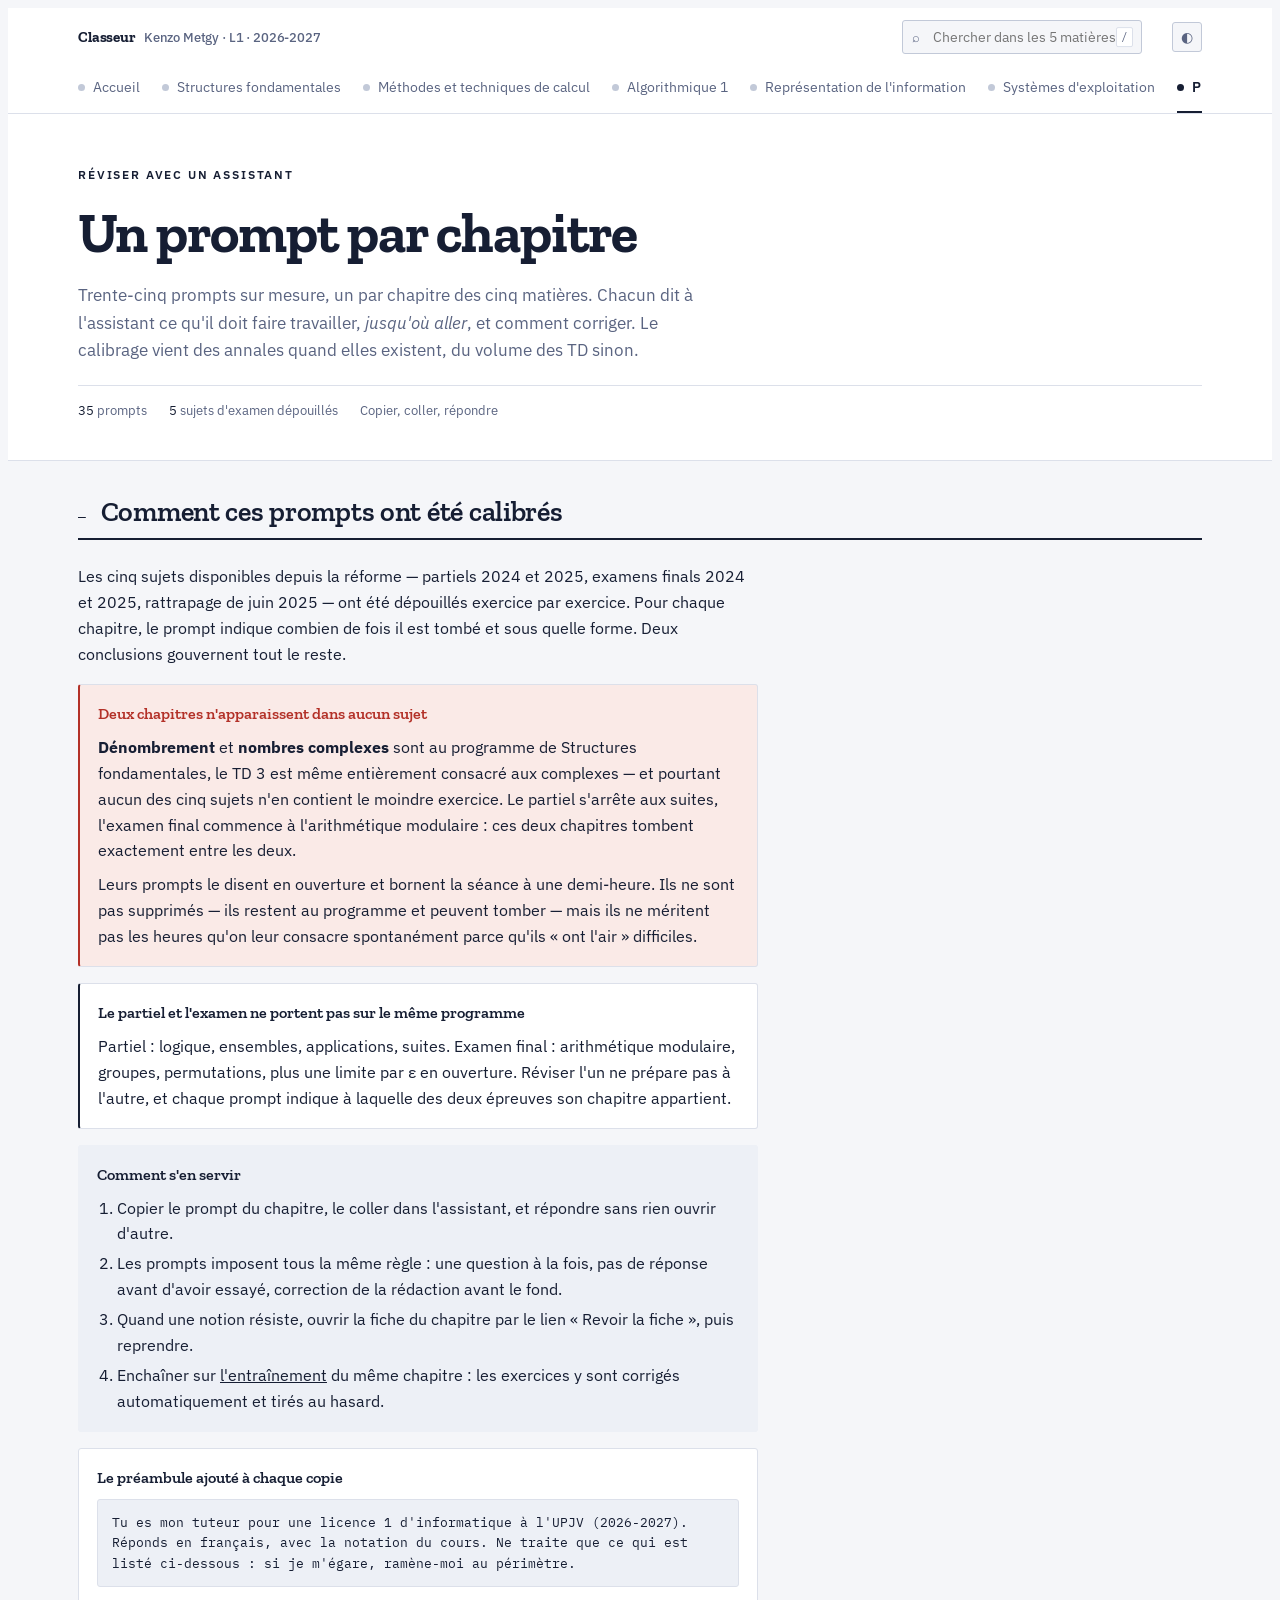
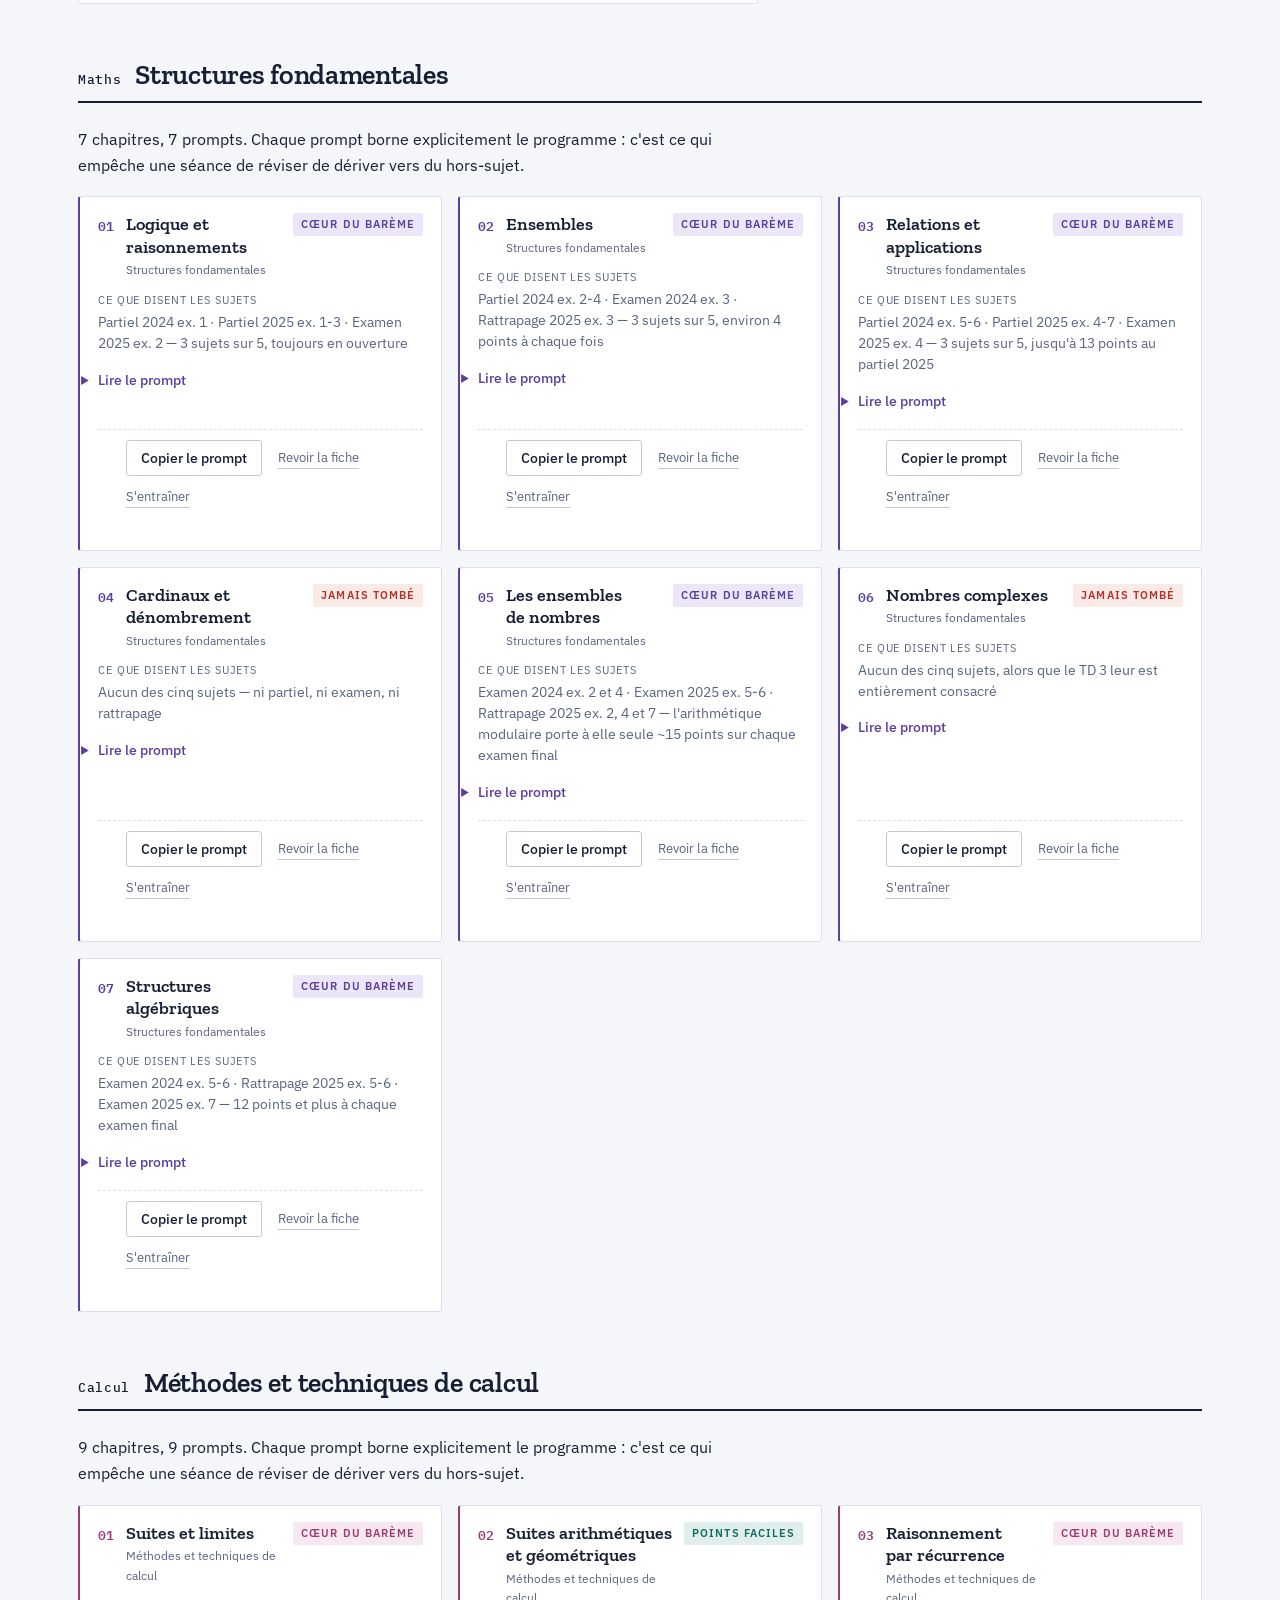
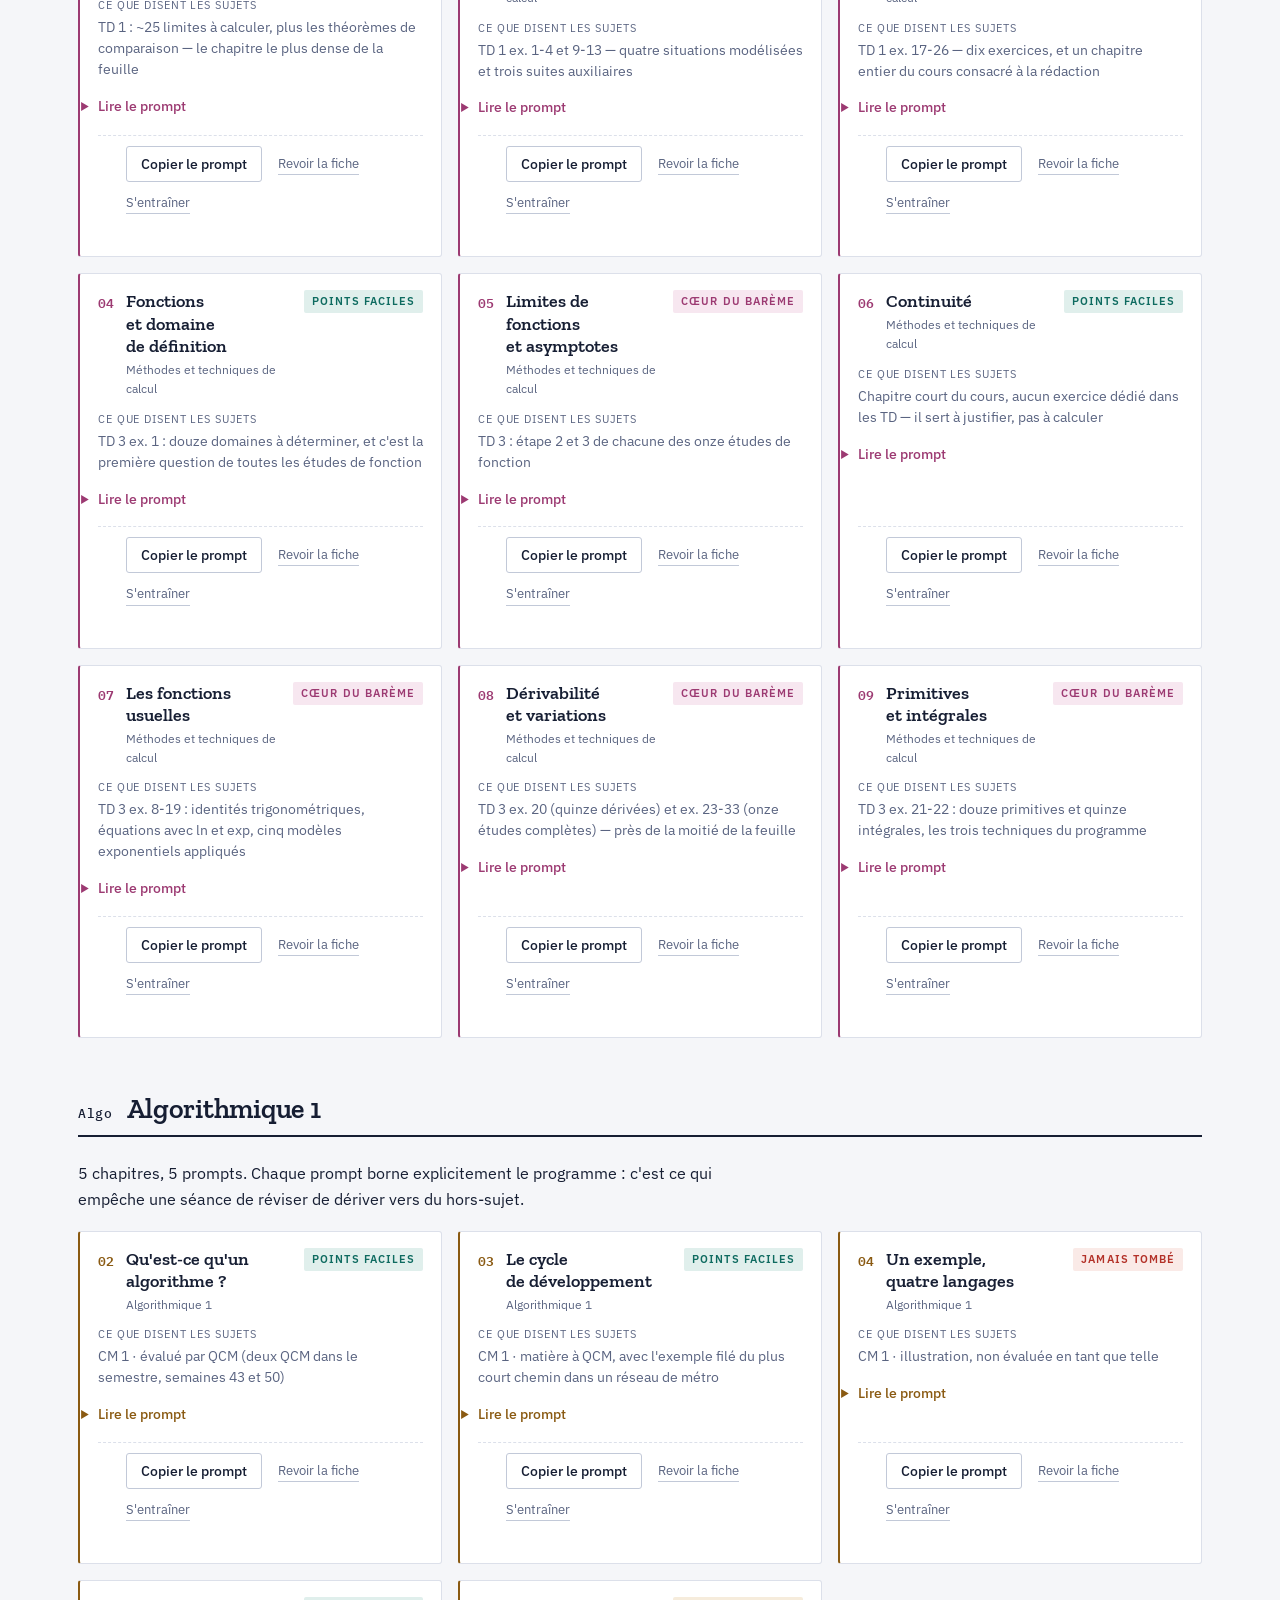
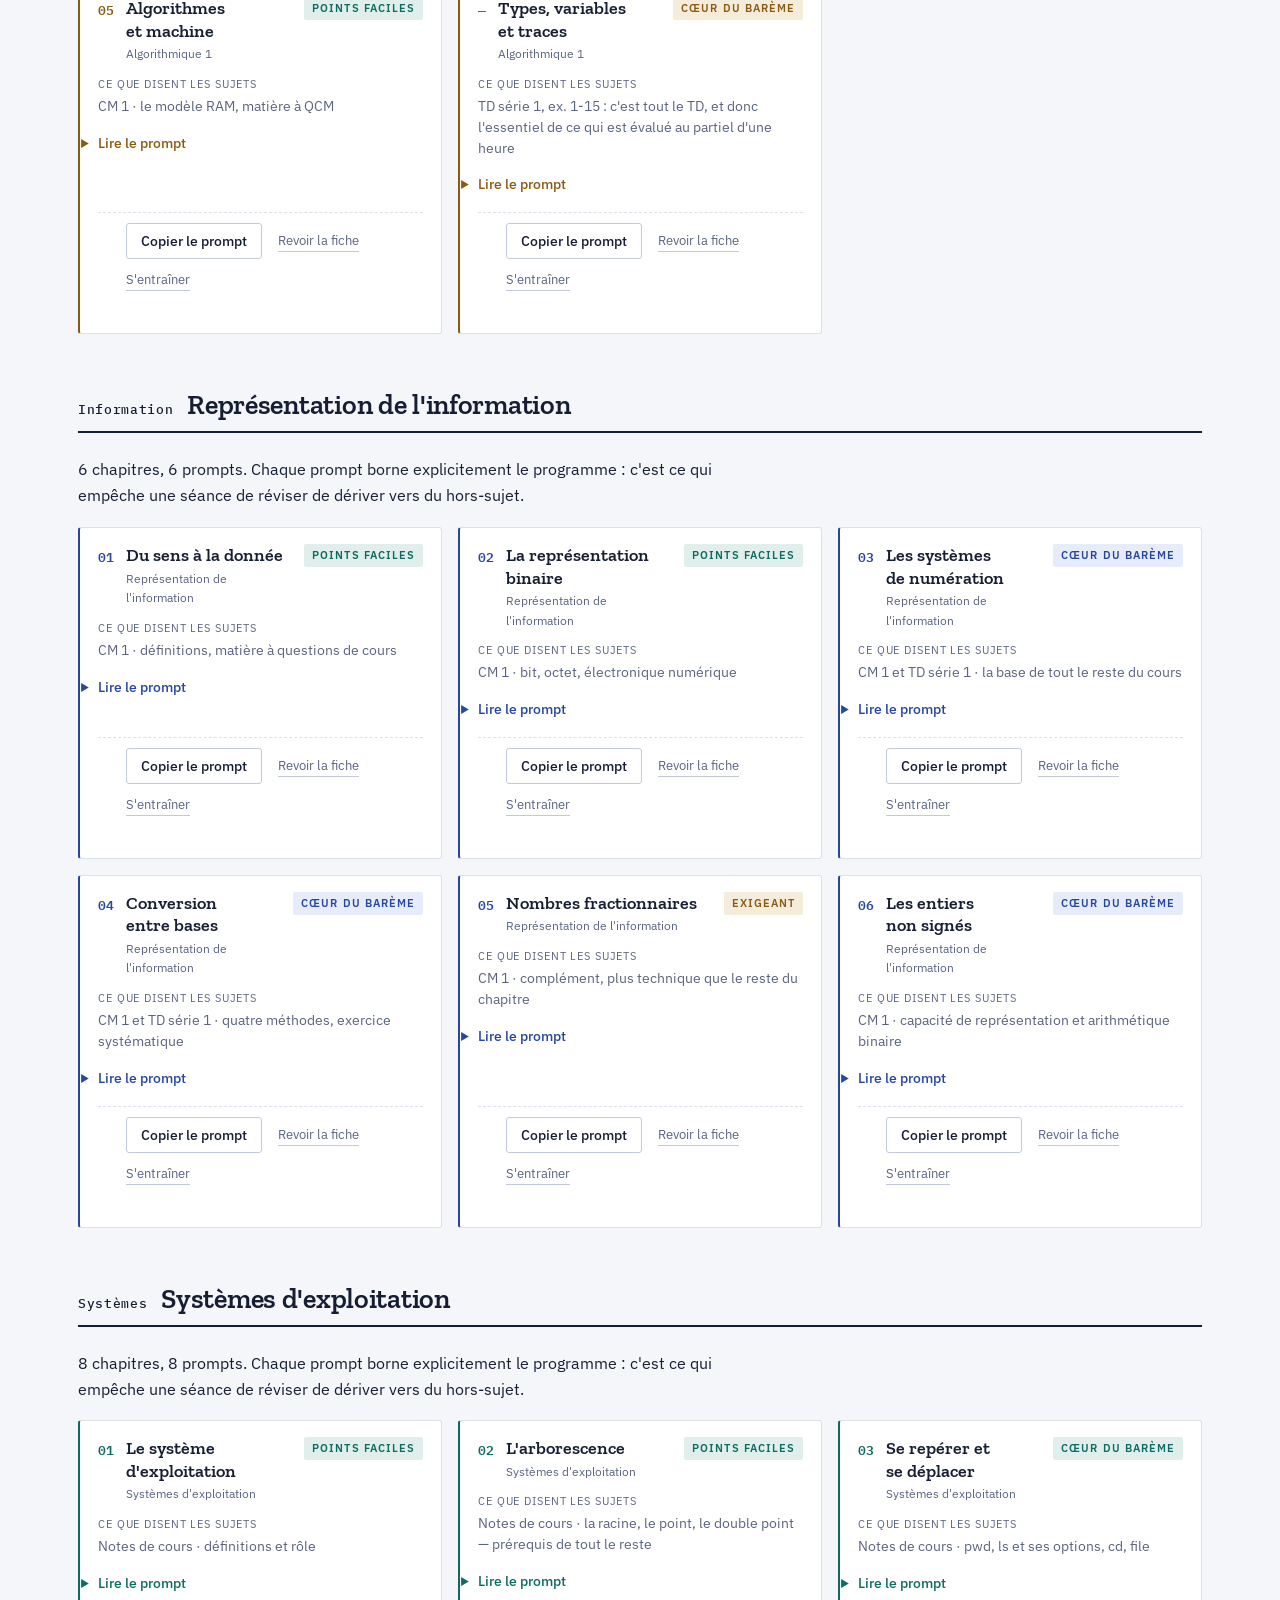
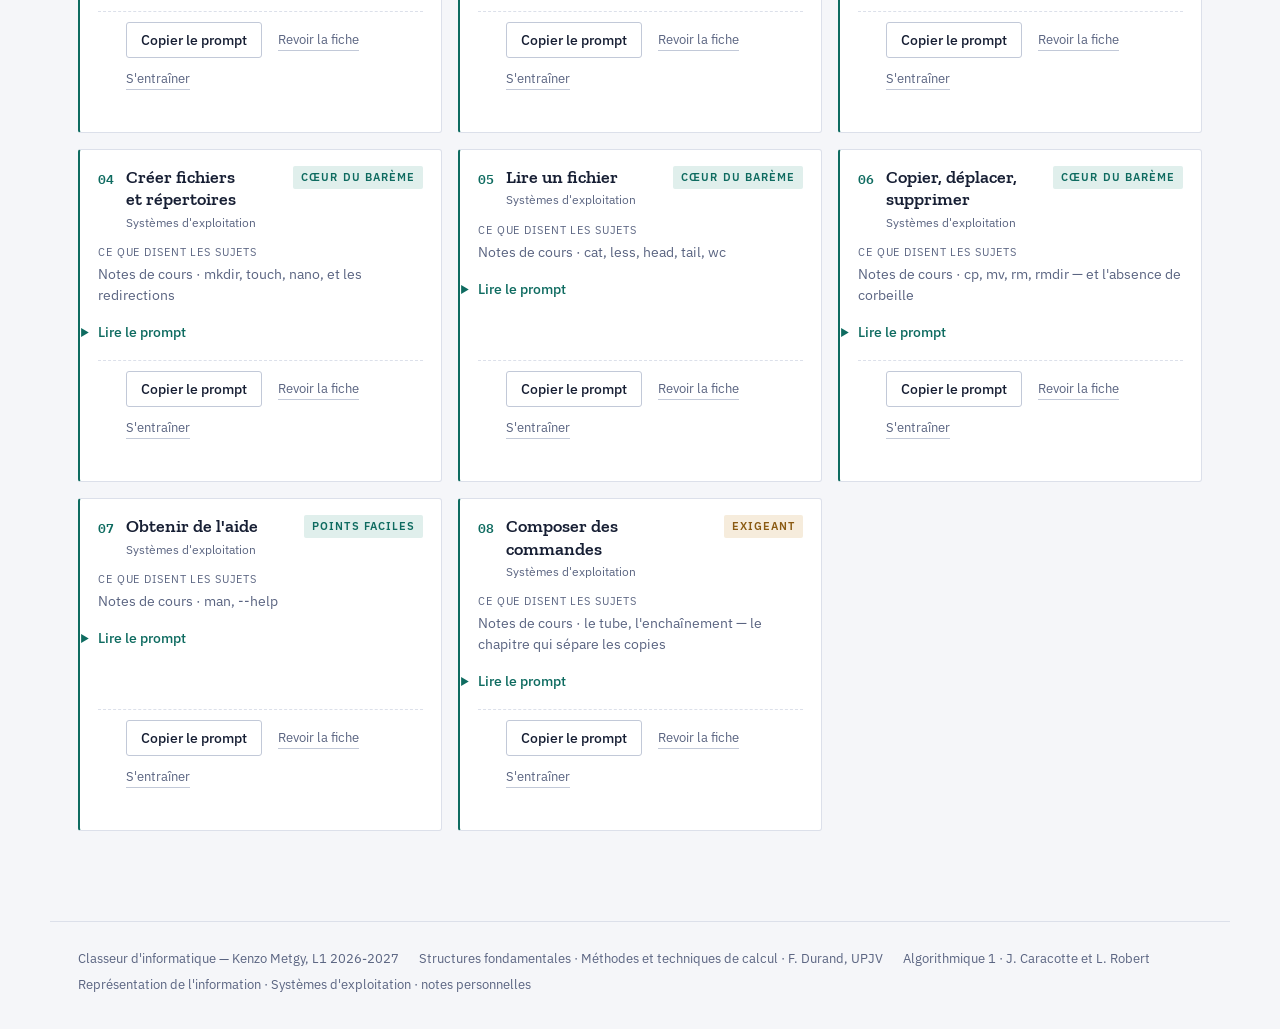
<file: prompts.html>
<!doctype html>
<html lang="fr">
<head>
<meta charset="utf-8">
<meta name="viewport" content="width=device-width, initial-scale=1">
<meta name="author" content="Kenzo Metgy">
<meta name="description" content="Trente-cinq prompts de revision sur mesure, un par chapitre, calibres sur cinq sujets d'examen.">
<meta name="theme-color" content="#F5F6F9" media="(prefers-color-scheme: light)">
<meta name="theme-color" content="#111621" media="(prefers-color-scheme: dark)">
<title>Prompts de révision — Classeur L1</title>

<link rel="icon" href="icon.svg" type="image/svg+xml">
<link rel="manifest" href="manifest.webmanifest">

<script>
/* Applique le theme avant le premier rendu pour eviter le flash de couleurs. */
(function(){try{var t=localStorage.getItem('classeur-theme');if(t==='light'||t==='dark')document.documentElement.setAttribute('data-theme',t);}catch(e){}})();
</script>

<link rel="stylesheet" href="assets/css/tokens.css">
<link rel="stylesheet" href="assets/css/base.css">
<link rel="stylesheet" href="assets/css/components.css">
<link rel="stylesheet" href="assets/css/subject-03.css">
<link rel="stylesheet" href="assets/css/practice.css">
<link rel="stylesheet" href="assets/css/prompts.css">
<link rel="stylesheet" href="assets/css/print.css">

<!-- Les polices ne bloquent pas le premier rendu. -->
<link rel="preconnect" href="https://fonts.googleapis.com">
<link rel="preconnect" href="https://fonts.gstatic.com" crossorigin>
<link rel="stylesheet" media="print" onload="this.media='all'"
      href="https://fonts.googleapis.com/css2?family=Zilla+Slab:wght@500;600;700&family=IBM+Plex+Sans:wght@400;500;600&family=IBM+Plex+Mono:wght@400;500;600&display=swap">
<noscript><link rel="stylesheet" href="https://fonts.googleapis.com/css2?family=Zilla+Slab:wght@500;600;700&family=IBM+Plex+Sans:wght@400;500;600&family=IBM+Plex+Mono:wght@400;500;600&display=swap"></noscript>
</head>
<body>
<div class="topbar"><div class="topbar-inner">
<a href="index.html" class="brand">Classeur<span>Kenzo Metgy · L1 · 2026-2027</span></a>
<nav class="tabs" aria-label="Matières"><a href="index.html" class="tab tab-home"><span class="dot"></span>Accueil</a><a href="structures-fondamentales.html" class="tab tab-sf"><span class="dot"></span>Structures fondamentales</a><a href="methodes-calcul.html" class="tab tab-mtc"><span class="dot"></span>Méthodes et techniques de calcul</a><a href="algorithmique.html" class="tab tab-algo"><span class="dot"></span>Algorithmique 1</a><a href="information.html" class="tab tab-info"><span class="dot"></span>Représentation de l'information</a><a href="systemes.html" class="tab tab-os"><span class="dot"></span>Systèmes d'exploitation</a><a href="prompts.html" class="tab tab-prompt" aria-current="page"><span class="dot"></span>Prompts</a><a href="entrainement.html" class="tab tab-train"><span class="dot"></span>Entraînement</a></nav>
<div class="gsearch">
<span class="icon" aria-hidden="true">⌕</span>
<input id="gq" type="search" placeholder="Chercher dans les 5 matières…" autocomplete="off" spellcheck="false" aria-label="Chercher dans toutes les matières" aria-expanded="false" aria-controls="gres">
<kbd>/</kbd>
<div class="results" id="gres" role="listbox" hidden></div>
</div>
<button class="theme-btn" type="button" aria-label="Thème automatique" title="Thème automatique">◐</button>
</div></div>

<div class="course"><header class="hero"><div class="hero-inner"><div class="eyebrow">Réviser avec un assistant</div><h1>Un prompt par chapitre</h1><p class="lede">Trente-cinq prompts sur mesure, un par chapitre des cinq matières. Chacun dit à l'assistant ce qu'il doit faire travailler, <em>jusqu'où aller</em>, et comment corriger. Le calibrage vient des annales quand elles existent, du volume des TD sinon.</p><div class="meta"><span><span class="mono">35</span> prompts</span><span><span class="mono">5</span> sujets d'examen dépouillés</span><span>Copier, coller, répondre</span></div></div></header><div class="shell wide"><main><section id="pr-methode"><div class="sec-head"><span class="num">—</span><h2>Comment ces prompts ont été calibrés</h2></div><div class="body"><p>Les cinq sujets disponibles depuis la réforme — partiels 2024 et 2025, examens finals 2024 et 2025, rattrapage de juin 2025 — ont été dépouillés exercice par exercice. Pour chaque chapitre, le prompt indique combien de fois il est tombé et sous quelle forme. Deux conclusions gouvernent tout le reste.</p></div><div class="note warn" style="margin-top:16px"><span class="title">Deux chapitres n'apparaissent dans aucun sujet</span><p><strong>Dénombrement</strong> et <strong>nombres complexes</strong> sont au programme de Structures fondamentales, le TD 3 est même entièrement consacré aux complexes — et pourtant aucun des cinq sujets n'en contient le moindre exercice. Le partiel s'arrête aux suites, l'examen final commence à l'arithmétique modulaire&nbsp;: ces deux chapitres tombent exactement entre les deux.</p><p>Leurs prompts le disent en ouverture et bornent la séance à une demi-heure. Ils ne sont pas supprimés — ils restent au programme et peuvent tomber — mais ils ne méritent pas les heures qu'on leur consacre spontanément parce qu'ils « ont l'air » difficiles.</p></div><div class="note method" style="margin-top:16px"><span class="title">Le partiel et l'examen ne portent pas sur le même programme</span><p>Partiel&nbsp;: logique, ensembles, applications, suites. Examen final&nbsp;: arithmétique modulaire, groupes, permutations, plus une limite par ε en ouverture. Réviser l'un ne prépare pas à l'autre, et chaque prompt indique à laquelle des deux épreuves son chapitre appartient.</p></div><div style="margin-top:16px" class="note plan"><span class="title">Comment s'en servir</span><ol><li>Copier le prompt du chapitre, le coller dans l'assistant, et répondre sans rien ouvrir d'autre.</li><li>Les prompts imposent tous la même règle&nbsp;: une question à la fois, pas de réponse avant d'avoir essayé, correction de la rédaction avant le fond.</li><li>Quand une notion résiste, ouvrir la fiche du chapitre par le lien « Revoir la fiche », puis reprendre.</li><li>Enchaîner sur <a href="entrainement.html">l'entraînement</a> du même chapitre&nbsp;: les exercices y sont corrigés automatiquement et tirés au hasard.</li></ol></div><div style="margin-top:16px" class="note"><span class="title">Le préambule ajouté à chaque copie</span><pre class="pr-text">Tu es mon tuteur pour une licence 1 d'informatique à l'UPJV (2026-2027). Réponds en français, avec la notation du cours. Ne traite que ce qui est listé ci-dessous : si je m'égare, ramène-moi au périmètre.</pre></div></section><section id="pr-sf"><div class="sec-head"><span class="num">Maths</span><h2>Structures fondamentales</h2></div><div class="body"><p>7 chapitres, 7 prompts. Chaque prompt borne explicitement le programme&nbsp;: c'est ce qui empêche une séance de réviser de dériver vers du hors-sujet.</p></div><div class="pr-grid"><article class="pr-card c-sf"><header class="pr-head"><span class="pr-num">01</span><div class="pr-title"><h3>Logique et raisonnements</h3><span class="pr-course">Structures fondamentales</span></div><span class="pr-level lv-central">cœur du barème</span></header><p class="pr-evidence"><span class="cat">Ce que disent les sujets</span>Partiel 2024 ex. 1 · Partiel 2025 ex. 1-3 · Examen 2025 ex. 2 — 3 sujets sur 5, toujours en ouverture</p><details class="pr-body"><summary>Lire le prompt</summary><pre class="pr-text">Tu es mon tuteur pour une licence 1 d'informatique à l'UPJV (2026-2027). Réponds en français, avec la notation du cours. Ne traite que ce qui est listé ci-dessous : si je m'égare, ramène-moi au périmètre.

Matière : Structures fondamentales — chapitre 01 « Logique et raisonnements ».

Chapitre : logique propositionnelle, quantificateurs, négation, raisonnements classiques.

Ce que je dois savoir faire, et rien d'autre :
1. Écrire la négation d'une proposition quantifiée (∀ devient ∃, l'inégalité large devient stricte).
2. Dire si une proposition ∃∀ / ∀∃ / ∀∀ / ∃∃ est vraie ou fausse, et le justifier — l'absence de justification vaut zéro dans le barème réel.
3. Traduire une phrase française en quantificateurs : « f est constante », « f n'est pas constante », « f s'annule ».
4. Donner la contraposée et la réciproque d'une implication, et savoir que la réciproque n'a aucune raison d'être vraie.
5. Mener les cinq raisonnements classiques : direct, par contraposée, par l'absurde, par disjonction de cas, par contre-exemple.

Calibrage : les sujets restent sur des propositions de la forme « ∃x ∈ ℝ, ∀y ∈ ℝ, x + y ≥ 0 » ou « si a + b est irrationnel alors a ou b est irrationnel ». Pas de logique formelle, pas de tables de vérité à plus de trois variables.

Déroulé : pose-moi une question à la fois. Je réponds, tu corriges en pointant précisément ce qui manque dans la rédaction, puis tu enchaînes. Après huit questions, dis-moi quel point je dois retravailler. Ne me donne jamais la réponse avant que j'aie essayé.</pre></details><footer class="pr-actions"><button class="btn" type="button">Copier le prompt</button><a href="structures-fondamentales.html#sf-logique" class="pr-link">Revoir la fiche</a><a href="entrainement.html?m=structures-fondamentales" class="pr-link">S'entraîner</a></footer></article><article class="pr-card c-sf"><header class="pr-head"><span class="pr-num">02</span><div class="pr-title"><h3>Ensembles</h3><span class="pr-course">Structures fondamentales</span></div><span class="pr-level lv-central">cœur du barème</span></header><p class="pr-evidence"><span class="cat">Ce que disent les sujets</span>Partiel 2024 ex. 2-4 · Examen 2024 ex. 3 · Rattrapage 2025 ex. 3 — 3 sujets sur 5, environ 4 points à chaque fois</p><details class="pr-body"><summary>Lire le prompt</summary><pre class="pr-text">Tu es mon tuteur pour une licence 1 d'informatique à l'UPJV (2026-2027). Réponds en français, avec la notation du cours. Ne traite que ce qui est listé ci-dessous : si je m'égare, ramène-moi au périmètre.

Matière : Structures fondamentales — chapitre 02 « Ensembles ».

Chapitre : appartenance, inclusion, égalité, opérations sur les ensembles, produit cartésien, différence symétrique.

Ce que je dois savoir faire :
1. Prouver une égalité d'ensembles par double inclusion, rédigée avec « soit x ∈ A … donc x ∈ B, d'où A ⊂ B ».
2. Répondre à « A ∩ B = A ∩ C entraîne-t-il B = C ? » et construire le contre-exemple quand la réponse est non.
3. Démontrer (A × B) ∩ (C × D) = (A ∩ C) × (B ∩ D).
4. Manipuler le complémentaire et la différence symétrique A∆B = (A ∩ B̄) ∪ (Ā ∩ B).
5. Ne jamais confondre ∈ et ⊂.

Calibrage : les sujets tournent autour de trois ou quatre sous-ensembles d'un même E, jamais plus. Le piège récurrent est de croire qu'une seule des deux conditions (intersection OU réunion) suffit à conclure B = C : il faut les deux, et savoir exhiber le contre-exemple qui le prouve — par exemple A = 2ℕ, B = 2ℕ+1, C = 4ℕ+1.

Déroulé : donne-moi un énoncé, laisse-moi rédiger la preuve entière, puis relis-la comme un correcteur : signale les inclusions non justifiées, les « donc » sans raison, les quantificateurs utilisés comme abréviations au milieu d'une phrase française. Enchaîne sur six énoncés.</pre></details><footer class="pr-actions"><button class="btn" type="button">Copier le prompt</button><a href="structures-fondamentales.html#sf-ensembles" class="pr-link">Revoir la fiche</a><a href="entrainement.html?m=structures-fondamentales" class="pr-link">S'entraîner</a></footer></article><article class="pr-card c-sf"><header class="pr-head"><span class="pr-num">03</span><div class="pr-title"><h3>Relations et applications</h3><span class="pr-course">Structures fondamentales</span></div><span class="pr-level lv-central">cœur du barème</span></header><p class="pr-evidence"><span class="cat">Ce que disent les sujets</span>Partiel 2024 ex. 5-6 · Partiel 2025 ex. 4-7 · Examen 2025 ex. 4 — 3 sujets sur 5, jusqu'à 13 points au partiel 2025</p><details class="pr-body"><summary>Lire le prompt</summary><pre class="pr-text">Tu es mon tuteur pour une licence 1 d'informatique à l'UPJV (2026-2027). Réponds en français, avec la notation du cours. Ne traite que ce qui est listé ci-dessous : si je m'égare, ramène-moi au périmètre.

Matière : Structures fondamentales — chapitre 03 « Relations et applications ».

Chapitre : fonctions et applications, injection, surjection, bijection, composition, image directe et image réciproque.

Ce que je dois savoir faire :
1. Prouver que f(A) ∩ B = ∅ équivaut à A ∩ f⁻¹(B) = ∅.
2. Prouver A ⊂ f⁻¹(f(A)) et f(f⁻¹(B)) ⊂ B, et dire pourquoi ce ne sont pas des égalités en général (injectivité pour la première, surjectivité pour la seconde).
3. Les implications de composition : g∘f injective ⇒ f injective ; g∘f surjective ⇒ g surjective. Savoir que les réciproques sont fausses.
4. Montrer qu'une application explicite est bijective et calculer sa réciproque, par exemple (x, y) ↦ (x + 3y, x + y).
5. Construire des exemples à la demande : g∘f injective avec g non injective, g∘f surjective avec f non surjective, g∘f bijective avec f et g non bijectives — un diagramme sagittal suffit.

Calibrage : c'est le chapitre le plus rentable du partiel. Les énoncés sont abstraits mais courts, et la même demi-douzaine de résultats revient. La fonction indicatrice 1_A (partiel 2025, 4 points) est une variante : 1_{Ā} = 1 − 1_A, 1_{A∩B} = 1_A·1_B, 1_{A∪B} = 1_A + 1_B − 1_A·1_B.

Déroulé : alterne une preuve abstraite et une construction d'exemple. Corrige ma rédaction avant de valider le fond.</pre></details><footer class="pr-actions"><button class="btn" type="button">Copier le prompt</button><a href="structures-fondamentales.html#sf-applications" class="pr-link">Revoir la fiche</a><a href="entrainement.html?m=structures-fondamentales" class="pr-link">S'entraîner</a></footer></article><article class="pr-card c-sf"><header class="pr-head"><span class="pr-num">04</span><div class="pr-title"><h3>Cardinaux et dénombrement</h3><span class="pr-course">Structures fondamentales</span></div><span class="pr-level lv-marginal">jamais tombé</span></header><p class="pr-evidence"><span class="cat">Ce que disent les sujets</span>Aucun des cinq sujets — ni partiel, ni examen, ni rattrapage</p><details class="pr-body"><summary>Lire le prompt</summary><pre class="pr-text">Tu es mon tuteur pour une licence 1 d'informatique à l'UPJV (2026-2027). Réponds en français, avec la notation du cours. Ne traite que ce qui est listé ci-dessous : si je m'égare, ramène-moi au périmètre.

Matière : Structures fondamentales — chapitre 04 « Cardinaux et dénombrement ».

Chapitre : cardinaux, arrangements, combinaisons, coefficients binomiaux.

Avertissement à prendre au sérieux : sur les cinq sujets disponibles depuis la réforme (partiels 2024 et 2025, examens 2024 et 2025, rattrapage 2025), ce chapitre n'apparaît dans aucun exercice. Il fait partie du programme, il peut donc tomber, mais il ne justifie pas le temps qu'on lui consacre spontanément.

Ce que je veux, et seulement ça : une séance de trente minutes qui me donne les réflexes de base.
1. Le sens des quatre situations : avec ou sans ordre, avec ou sans répétition.
2. Les trois formules : n!, A(n,p) = n!/(n−p)!, C(n,p) = n!/(p!(n−p)!).
3. Card(A ∪ B) = Card(A) + Card(B) − Card(A ∩ B).
4. Le nombre de parties d'un ensemble à n éléments : 2ⁿ.

Déroulé : six questions courtes, pas plus, de niveau « combien de mots de 4 lettres distinctes avec un alphabet de 10 ». Si je réponds juste aux six, dis-le-moi et arrête : le temps est mieux placé sur les applications et les permutations. Ne me propose pas d'aller plus loin.</pre></details><footer class="pr-actions"><button class="btn" type="button">Copier le prompt</button><a href="structures-fondamentales.html#sf-denombrement" class="pr-link">Revoir la fiche</a><a href="entrainement.html?m=structures-fondamentales" class="pr-link">S'entraîner</a></footer></article><article class="pr-card c-sf"><header class="pr-head"><span class="pr-num">05</span><div class="pr-title"><h3>Les ensembles de nombres</h3><span class="pr-course">Structures fondamentales</span></div><span class="pr-level lv-central">cœur du barème</span></header><p class="pr-evidence"><span class="cat">Ce que disent les sujets</span>Examen 2024 ex. 2 et 4 · Examen 2025 ex. 5-6 · Rattrapage 2025 ex. 2, 4 et 7 — l'arithmétique modulaire porte à elle seule ~15 points sur chaque examen final</p><details class="pr-body"><summary>Lire le prompt</summary><pre class="pr-text">Tu es mon tuteur pour une licence 1 d'informatique à l'UPJV (2026-2027). Réponds en français, avec la notation du cours. Ne traite que ce qui est listé ci-dessous : si je m'égare, ramène-moi au périmètre.

Matière : Structures fondamentales — chapitre 05 « Les ensembles de nombres ».

Chapitre : ℕ, ℤ, ℚ, ℝ, division euclidienne, congruences, ℤ/nℤ, PGCD et Bezout.

Ce que je dois savoir faire, dans cet ordre de rentabilité :
1. Déterminer le reste de la division euclidienne d'une grande puissance par un petit nombre — type 4007^1235 modulo 13. Méthode : réduire la base, chercher le plus petit exposant où l'on retombe sur 1 ou −1, puis découper l'exposant.
2. Dire si x ↦ ax + b est bijective sur ℤ/nℤ : c'est le cas si et seulement si a est premier avec n. Savoir le démontrer dans les deux sens, et exhiber un contre-exemple concret quand ce n'est pas le cas.
3. Algorithme d'Euclide étendu : trouver (u, v) tel que au + bv = 1, puis décrire toutes les solutions de au + bv = c sous la forme (u₀k + b·t, v₀k − a·t).
4. Résoudre x² + bx + c = 0 dans ℤ/nℤ avec n = pq : factoriser, puis discuter les quatre cas de divisibilité.
5. Les rudiments sur ℚ et ℝ : irrationalité, inf et sup d'un ensemble simple.

Calibrage : c'est le chapitre central de l'examen final, absent du partiel. Les nombres restent petits (13, 35, 51, 65, 67, 77, 101) et les calculs se font à la main — les calculatrices sont interdites.

Déroulé : un exercice complet à la fois, du type de ceux ci-dessus, avec correction de ma rédaction. Vérifie surtout que je justifie la primalité entre a et n au lieu de l'affirmer.</pre></details><footer class="pr-actions"><button class="btn" type="button">Copier le prompt</button><a href="structures-fondamentales.html#sf-nombres" class="pr-link">Revoir la fiche</a><a href="entrainement.html?m=structures-fondamentales" class="pr-link">S'entraîner</a></footer></article><article class="pr-card c-sf"><header class="pr-head"><span class="pr-num">06</span><div class="pr-title"><h3>Nombres complexes</h3><span class="pr-course">Structures fondamentales</span></div><span class="pr-level lv-marginal">jamais tombé</span></header><p class="pr-evidence"><span class="cat">Ce que disent les sujets</span>Aucun des cinq sujets, alors que le TD 3 leur est entièrement consacré</p><details class="pr-body"><summary>Lire le prompt</summary><pre class="pr-text">Tu es mon tuteur pour une licence 1 d'informatique à l'UPJV (2026-2027). Réponds en français, avec la notation du cours. Ne traite que ce qui est listé ci-dessous : si je m'égare, ramène-moi au périmètre.

Matière : Structures fondamentales — chapitre 06 « Nombres complexes ».

Chapitre : forme algébrique et trigonométrique, module, argument, formule de Moivre, racines n-ièmes de l'unité, équations de degré 2.

Avertissement : le TD 3 porte entièrement sur les complexes, et pourtant aucun des cinq sujets depuis la réforme n'en contient le moindre exercice. Le partiel s'arrête aux suites, l'examen final commence à l'arithmétique modulaire : les complexes tombent exactement entre les deux. Ils restent au programme et peuvent apparaître, mais ce n'est pas là qu'il faut placer les dernières heures avant une épreuve.

Ce que je veux couvrir, en une séance :
1. Passer de la forme algébrique à la forme trigonométrique et retour.
2. Module, argument, conjugué, et les règles de calcul associées.
3. Moivre et Euler, pour linéariser cos^n et sin^n.
4. Résoudre az² + bz + c = 0 avec discriminant négatif.
5. Les racines n-ièmes de l'unité et leur lecture sur le cercle.

Déroulé : huit calculs, pas de démonstration abstraite. Corrige les erreurs de signe et les arguments donnés hors de ]−π, π]. Si je tiens les huit, on arrête là : dis-le-moi franchement plutôt que de proposer un approfondissement.</pre></details><footer class="pr-actions"><button class="btn" type="button">Copier le prompt</button><a href="structures-fondamentales.html#sf-complexes" class="pr-link">Revoir la fiche</a><a href="entrainement.html?m=structures-fondamentales" class="pr-link">S'entraîner</a></footer></article><article class="pr-card c-sf"><header class="pr-head"><span class="pr-num">07</span><div class="pr-title"><h3>Structures algébriques</h3><span class="pr-course">Structures fondamentales</span></div><span class="pr-level lv-central">cœur du barème</span></header><p class="pr-evidence"><span class="cat">Ce que disent les sujets</span>Examen 2024 ex. 5-6 · Rattrapage 2025 ex. 5-6 · Examen 2025 ex. 7 — 12 points et plus à chaque examen final</p><details class="pr-body"><summary>Lire le prompt</summary><pre class="pr-text">Tu es mon tuteur pour une licence 1 d'informatique à l'UPJV (2026-2027). Réponds en français, avec la notation du cours. Ne traite que ce qui est listé ci-dessous : si je m'égare, ramène-moi au périmètre.

Matière : Structures fondamentales — chapitre 07 « Structures algébriques ».

Chapitre : lois de composition interne, groupes, permutations, décomposition en cycles, signature.

Ce que je dois savoir faire :
1. Décomposer une permutation donnée par un tableau en produit de cycles à supports disjoints, puis en produit de transpositions.
2. Donner l'ordre (ppcm des longueurs des cycles) et la signature ((−1)^nombre de transpositions).
3. Calculer σ⁻¹, et réduire σ^k pour k énorme en utilisant k modulo l'ordre.
4. Dire si une permutation d'ordre donné existe dans Perm(Nₙ) : décomposer l'ordre en facteurs premiers, additionner les longueurs de cycles nécessaires, comparer à n.
5. Dresser la table de composition d'un groupe à quatre éléments et en déduire qu'il s'agit d'un groupe, puis résoudre une équation dans ce groupe.
6. Vérifier les axiomes de groupe sur un ensemble donné, et repérer lequel manque quand ce n'en est pas un.

Calibrage : c'est l'exercice le plus lourd de chaque examen final (8 points en 2024, 7,5 en 2025). Les permutations portent sur 10 à 13 éléments. La question « existe-t-il une permutation d'ordre k ? » tombe deux fois sur trois et se traite toujours par la même comparaison de cardinal.

Déroulé : donne-moi une permutation complète sous forme de tableau et fais-moi dérouler les six questions, dans l'ordre. Puis change de permutation. Vérifie mes ppcm.</pre></details><footer class="pr-actions"><button class="btn" type="button">Copier le prompt</button><a href="structures-fondamentales.html#sf-algebre" class="pr-link">Revoir la fiche</a><a href="entrainement.html?m=structures-fondamentales" class="pr-link">S'entraîner</a></footer></article></div></section><section id="pr-mtc"><div class="sec-head"><span class="num">Calcul</span><h2>Méthodes et techniques de calcul</h2></div><div class="body"><p>9 chapitres, 9 prompts. Chaque prompt borne explicitement le programme&nbsp;: c'est ce qui empêche une séance de réviser de dériver vers du hors-sujet.</p></div><div class="pr-grid"><article class="pr-card c-mtc"><header class="pr-head"><span class="pr-num">01</span><div class="pr-title"><h3>Suites et limites</h3><span class="pr-course">Méthodes et techniques de calcul</span></div><span class="pr-level lv-central">cœur du barème</span></header><p class="pr-evidence"><span class="cat">Ce que disent les sujets</span>TD 1 : ~25 limites à calculer, plus les théorèmes de comparaison — le chapitre le plus dense de la feuille</p><details class="pr-body"><summary>Lire le prompt</summary><pre class="pr-text">Tu es mon tuteur pour une licence 1 d'informatique à l'UPJV (2026-2027). Réponds en français, avec la notation du cours. Ne traite que ce qui est listé ci-dessous : si je m'égare, ramène-moi au périmètre.

Matière : Méthodes et techniques de calcul — chapitre 01 « Suites et limites ».

Chapitre : suites numériques, limite finie et infinie, opérations, formes indéterminées, gendarmes, comparaison, monotonie, Cauchy.

Ce que je dois savoir faire :
1. Calculer une limite de suite en gardant les termes dominants : quotients de polynômes, quotients d'exponentielles du type 10ⁿ/(3ⁿ + 9ⁿ), puissances n²/2ⁿ.
2. Lever une indétermination ∞ − ∞ par la quantité conjuguée : √(n² + 3n) − n.
3. Reconnaître les quatre formes indéterminées et dire pourquoi la table des opérations ne conclut pas.
4. Appliquer les gendarmes (avec la même limite des deux côtés, sans quoi le théorème ne dit rien) et le théorème de comparaison.
5. Utiliser le théorème de la limite monotone : croissante + majorée ⇒ convergente, puis résoudre ℓ = f(ℓ).
6. Démontrer une limite avec la définition ε : exhiber n₀ en fonction de ε.

Calibrage : tout se fait sur des expressions d'une ligne. Ne me propose ni équivalents, ni développements limités, ni séries : ce n'est pas au programme de ce cours.

Déroulé : dix limites d'affilée, de difficulté croissante, une à la fois. Pour chacune, je dois d'abord dire quelle technique s'applique avant de calculer. Corrige le choix de technique même si le résultat est bon.</pre></details><footer class="pr-actions"><button class="btn" type="button">Copier le prompt</button><a href="methodes-calcul.html#m-suites" class="pr-link">Revoir la fiche</a><a href="entrainement.html?m=methodes-calcul" class="pr-link">S'entraîner</a></footer></article><article class="pr-card c-mtc"><header class="pr-head"><span class="pr-num">02</span><div class="pr-title"><h3>Suites arithmétiques et géométriques</h3><span class="pr-course">Méthodes et techniques de calcul</span></div><span class="pr-level lv-acquis">points faciles</span></header><p class="pr-evidence"><span class="cat">Ce que disent les sujets</span>TD 1 ex. 1-4 et 9-13 — quatre situations modélisées et trois suites auxiliaires</p><details class="pr-body"><summary>Lire le prompt</summary><pre class="pr-text">Tu es mon tuteur pour une licence 1 d'informatique à l'UPJV (2026-2027). Réponds en français, avec la notation du cours. Ne traite que ce qui est listé ci-dessous : si je m'égare, ramène-moi au périmètre.

Matière : Méthodes et techniques de calcul — chapitre 02 « Suites arithmétiques et géométriques ».

Chapitre : suites arithmétiques et géométriques, sommes des premiers termes, suites auxiliaires.

Ce que je dois savoir faire :
1. Reconnaître la nature d'une suite à partir d'un énoncé en français : « augmente de 18 Mo par jour » est arithmétique, « augmente de 15 % par semaine » est géométrique de raison 1,15, « perd 12 % de la charge restante » est géométrique de raison 0,88.
2. Donner le terme général : u₀ + nr ou u₀qⁿ.
3. Sommer : (n+1)(u₀ + uₙ)/2 ou u₀(1 − qⁿ⁺¹)/(1 − q). Vérifier que je compte bien n + 1 termes.
4. Résoudre « à partir de quel rang dépasse-t-on X ? » en passant au logarithme, et faire attention au sens de l'inégalité quand ln q &lt; 0.
5. Traiter uₙ₊₁ = a·uₙ + b : trouver le point fixe ℓ = b/(1 − a), poser vₙ = uₙ − ℓ, conclure.

Calibrage : ce sont des points faciles, donnés en début de sujet. Les valeurs sont réalistes (sauvegardes, utilisateurs, batterie, propagation d'un virus) mais les calculs restent simples.

Déroulé : donne-moi cinq situations rédigées en français, comme dans le TD, une à la fois. Je dois à chaque fois écrire la relation de récurrence, la nature, le terme général, puis répondre à la question numérique. Signale-moi toute confusion entre « augmente de 15 % » et « raison 15 ».</pre></details><footer class="pr-actions"><button class="btn" type="button">Copier le prompt</button><a href="methodes-calcul.html#m-arithgeo" class="pr-link">Revoir la fiche</a><a href="entrainement.html?m=methodes-calcul" class="pr-link">S'entraîner</a></footer></article><article class="pr-card c-mtc"><header class="pr-head"><span class="pr-num">03</span><div class="pr-title"><h3>Raisonnement par récurrence</h3><span class="pr-course">Méthodes et techniques de calcul</span></div><span class="pr-level lv-central">cœur du barème</span></header><p class="pr-evidence"><span class="cat">Ce que disent les sujets</span>TD 1 ex. 17-26 — dix exercices, et un chapitre entier du cours consacré à la rédaction</p><details class="pr-body"><summary>Lire le prompt</summary><pre class="pr-text">Tu es mon tuteur pour une licence 1 d'informatique à l'UPJV (2026-2027). Réponds en français, avec la notation du cours. Ne traite que ce qui est listé ci-dessous : si je m'égare, ramène-moi au périmètre.

Matière : Méthodes et techniques de calcul — chapitre 03 « Raisonnement par récurrence ».

Chapitre : principe de récurrence, initialisation, hérédité, rédaction.

Ce que je dois savoir faire : démontrer par récurrence, en cinq temps, et sans en sauter un.
1. Énoncer P(n) explicitement.
2. Vérifier l'initialisation au bon rang.
3. Supposer P(n) pour un n fixé.
4. Démontrer P(n + 1) en utilisant explicitement l'hypothèse.
5. Conclure en invoquant le principe de récurrence.

Les énoncés du programme : ∑(2i − 1) = n², 2ⁿ ≥ n + 1, 3ⁿ ≥ 2n + 1, n! ≥ 2ⁿ⁻¹, 4 divise 5ⁿ − 1, 5 divise 8ⁿ − 3ⁿ, ∑k² = n(n+1)(2n+1)/6, ∑k³ = (n(n+1)/2)². Plus le schéma « calculer les premiers termes, conjecturer, démontrer ».

Calibrage : la difficulté n'est jamais dans l'idée, toujours dans la rédaction. Les quatre fautes à traquer chez moi : démarrer par l'hérédité sans initialisation, utiliser au rang n + 1 la formule à démontrer, oublier de conclure, conclure sans citer le principe de récurrence.

Déroulé : donne-moi un énoncé, laisse-moi rédiger la démonstration complète, puis corrige-la ligne à ligne comme un correcteur qui compte les points. Ne passe à l'énoncé suivant que si les cinq temps y sont. Fais-en six.</pre></details><footer class="pr-actions"><button class="btn" type="button">Copier le prompt</button><a href="methodes-calcul.html#m-recurrence" class="pr-link">Revoir la fiche</a><a href="entrainement.html?m=methodes-calcul" class="pr-link">S'entraîner</a></footer></article><article class="pr-card c-mtc"><header class="pr-head"><span class="pr-num">04</span><div class="pr-title"><h3>Fonctions et domaine de définition</h3><span class="pr-course">Méthodes et techniques de calcul</span></div><span class="pr-level lv-acquis">points faciles</span></header><p class="pr-evidence"><span class="cat">Ce que disent les sujets</span>TD 3 ex. 1 : douze domaines à déterminer, et c'est la première question de toutes les études de fonction</p><details class="pr-body"><summary>Lire le prompt</summary><pre class="pr-text">Tu es mon tuteur pour une licence 1 d'informatique à l'UPJV (2026-2027). Réponds en français, avec la notation du cours. Ne traite que ce qui est listé ci-dessous : si je m'égare, ramène-moi au périmètre.

Matière : Méthodes et techniques de calcul — chapitre 04 « Fonctions et domaine de définition ».

Chapitre : définition d'une fonction, domaine de définition, composition, images et antécédents, injectivité, graphe, parité.

Ce que je dois savoir faire :
1. Déterminer un domaine de définition. Trois contraintes seulement : dénominateur ≠ 0, argument d'une racine ou d'une puissance non entière ≥ 0, argument d'un logarithme &gt; 0. Les traiter séparément puis intersecter, et écrire le résultat en réunion d'intervalles.
2. Ne pas confondre la borne incluse d'une racine et la borne exclue d'un logarithme.
3. Composer deux fonctions dans le bon ordre.
4. Donner les antécédents d'une valeur, et savoir qu'ils peuvent être plusieurs.
5. Reconnaître une fonction paire ou impaire, par le calcul et sur le graphe.
6. Justifier qu'une fonction strictement monotone est une bijection sur son image.

Calibrage : question courte, points faciles, présente partout. Les expressions à traiter ressemblent à √(3x+2) − 1/(3−x), 1/√(−x²+2x−1), √(3x−1)/(x²−x−2).

Déroulé : donne-moi douze expressions, une à la fois, de difficulté croissante — d'abord une contrainte, puis deux, puis trois. Je dois écrire les contraintes avant le résultat. Refuse une réponse donnée sans les contraintes, même si elle est juste.</pre></details><footer class="pr-actions"><button class="btn" type="button">Copier le prompt</button><a href="methodes-calcul.html#m-fonctions" class="pr-link">Revoir la fiche</a><a href="entrainement.html?m=methodes-calcul" class="pr-link">S'entraîner</a></footer></article><article class="pr-card c-mtc"><header class="pr-head"><span class="pr-num">05</span><div class="pr-title"><h3>Limites de fonctions et asymptotes</h3><span class="pr-course">Méthodes et techniques de calcul</span></div><span class="pr-level lv-central">cœur du barème</span></header><p class="pr-evidence"><span class="cat">Ce que disent les sujets</span>TD 3 : étape 2 et 3 de chacune des onze études de fonction</p><details class="pr-body"><summary>Lire le prompt</summary><pre class="pr-text">Tu es mon tuteur pour une licence 1 d'informatique à l'UPJV (2026-2027). Réponds en français, avec la notation du cours. Ne traite que ce qui est listé ci-dessous : si je m'égare, ramène-moi au périmètre.

Matière : Méthodes et techniques de calcul — chapitre 05 « Limites de fonctions et asymptotes ».

Chapitre : limite en un point, limites latérales, limites en l'infini, opérations, asymptotes.

Ce que je dois savoir faire :
1. Calculer une limite à gauche et à droite d'une valeur interdite, en déterminant le signe du dénominateur de chaque côté (0⁺ ou 0⁻). C'est là que se perdent les points.
2. Conclure qu'il n'y a pas de limite quand les deux limites latérales diffèrent.
3. Lever une forme 0/0 par factorisation.
4. Calculer une limite en ±∞ par les termes dominants.
5. Nommer les asymptotes : verticale quand la limite en x₀ est infinie, horizontale quand la limite en ±∞ est finie, oblique quand f(x) − (ax + b) tend vers 0.
6. Trouver une asymptote oblique par division euclidienne, comme pour (2x² − 3x)/(x − 2) = 2x + 1 + 2/(x − 2).

Calibrage : le cours donne la définition avec ε et δ mais précise qu'on ne la manipulera pas formellement. Ne me fais donc jamais faire de preuve en ε-δ sur les fonctions : ce n'est pas ce qui est évalué ici.

Déroulé : donne-moi une fonction rationnelle ou irrationnelle, et fais-moi calculer toutes les limites aux bornes de son domaine, puis nommer les asymptotes. Insiste sur le signe du dénominateur. Huit fonctions.</pre></details><footer class="pr-actions"><button class="btn" type="button">Copier le prompt</button><a href="methodes-calcul.html#m-limites" class="pr-link">Revoir la fiche</a><a href="entrainement.html?m=methodes-calcul" class="pr-link">S'entraîner</a></footer></article><article class="pr-card c-mtc"><header class="pr-head"><span class="pr-num">06</span><div class="pr-title"><h3>Continuité</h3><span class="pr-course">Méthodes et techniques de calcul</span></div><span class="pr-level lv-acquis">points faciles</span></header><p class="pr-evidence"><span class="cat">Ce que disent les sujets</span>Chapitre court du cours, aucun exercice dédié dans les TD — il sert à justifier, pas à calculer</p><details class="pr-body"><summary>Lire le prompt</summary><pre class="pr-text">Tu es mon tuteur pour une licence 1 d'informatique à l'UPJV (2026-2027). Réponds en français, avec la notation du cours. Ne traite que ce qui est listé ci-dessous : si je m'égare, ramène-moi au périmètre.

Matière : Méthodes et techniques de calcul — chapitre 06 « Continuité ».

Chapitre : continuité en un point et sur un intervalle, caractérisation séquentielle, opérations, continuité de la réciproque.

Avertissement de calibrage : aucun exercice des trois feuilles de TD ne porte spécifiquement sur la continuité. Ce chapitre sert à justifier en une ligne, dans une étude de fonction, que la fonction se comporte bien. Ne me fais donc pas passer une heure dessus.

Ce que je dois savoir, en vingt minutes :
1. La définition, et le fait que continue sur A signifie continue en tout point de A.
2. La caractérisation séquentielle : continue en x₀ ⟺ pour toute suite uₙ → x₀, f(uₙ) → f(x₀). Utile surtout pour réfuter la continuité avec une seule suite.
3. Ce qui conserve la continuité : somme, produit, composée, et 1/f si f ne s'annule pas.
4. Le catalogue : polynômes, exp, ln, sin, cos, valeur absolue, et 1/xⁿ sur chacun des deux intervalles.
5. La réciproque d'une bijection continue strictement monotone est continue.

Déroulé : cinq questions de type vrai-faux justifié, puis demande-moi de rédiger la phrase exacte que j'écrirai dans une copie pour justifier la continuité d'une fonction donnée. Puis on s'arrête.</pre></details><footer class="pr-actions"><button class="btn" type="button">Copier le prompt</button><a href="methodes-calcul.html#m-continuite" class="pr-link">Revoir la fiche</a><a href="entrainement.html?m=methodes-calcul" class="pr-link">S'entraîner</a></footer></article><article class="pr-card c-mtc"><header class="pr-head"><span class="pr-num">07</span><div class="pr-title"><h3>Les fonctions usuelles</h3><span class="pr-course">Méthodes et techniques de calcul</span></div><span class="pr-level lv-central">cœur du barème</span></header><p class="pr-evidence"><span class="cat">Ce que disent les sujets</span>TD 3 ex. 8-19 : identités trigonométriques, équations avec ln et exp, cinq modèles exponentiels appliqués</p><details class="pr-body"><summary>Lire le prompt</summary><pre class="pr-text">Tu es mon tuteur pour une licence 1 d'informatique à l'UPJV (2026-2027). Réponds en français, avec la notation du cours. Ne traite que ce qui est listé ci-dessous : si je m'égare, ramène-moi au périmètre.

Matière : Méthodes et techniques de calcul — chapitre 07 « Les fonctions usuelles ».

Chapitre : affines, logarithme népérien et en base b, exponentielle, exponentielles de base α, puissances, trigonométrie, croissances comparées.

Ce que je dois savoir faire :
1. Les propriétés algébriques de ln et exp, dans les deux sens, sans hésiter.
2. Simplifier des expressions comme e^(3+ln 8), 3ln(2x)/ln(e^(−x)), ln(e^(3x−2)/4x²).
3. Résoudre équations et inéquations avec ln et exp, en vérifiant le domaine, et en sachant qu'une exponentielle ne s'annule jamais.
4. Les croissances comparées : exp l'emporte sur toute puissance, toute puissance l'emporte sur ln. Les quatre limites à réciter.
5. Les valeurs de sin et cos en 0, π/6, π/4, π/3, π/2, π, et les identités sin² + cos² = 1, 1 + tan² = 1/cos².
6. Résoudre sin x = a ou cos x = a sur un intervalle donné, en donnant TOUTES les solutions de l'intervalle.
7. Traiter un modèle appliqué : décibels, pH, croissance bactérienne N(t) = N₀e^(βt), élimination d'un médicament. Toujours le même geste : isoler l'exponentielle, passer au logarithme.

Calibrage : tan est π-périodique, pas 2π — c'est l'erreur classique. Les modèles appliqués donnent deux mesures et demandent d'en déduire les paramètres.

Déroulé : trois blocs successifs — simplifications, équations, modèle appliqué. Quatre questions par bloc, une à la fois.</pre></details><footer class="pr-actions"><button class="btn" type="button">Copier le prompt</button><a href="methodes-calcul.html#m-usuelles" class="pr-link">Revoir la fiche</a><a href="entrainement.html?m=methodes-calcul" class="pr-link">S'entraîner</a></footer></article><article class="pr-card c-mtc"><header class="pr-head"><span class="pr-num">08</span><div class="pr-title"><h3>Dérivabilité et variations</h3><span class="pr-course">Méthodes et techniques de calcul</span></div><span class="pr-level lv-central">cœur du barème</span></header><p class="pr-evidence"><span class="cat">Ce que disent les sujets</span>TD 3 ex. 20 (quinze dérivées) et ex. 23-33 (onze études complètes) — près de la moitié de la feuille</p><details class="pr-body"><summary>Lire le prompt</summary><pre class="pr-text">Tu es mon tuteur pour une licence 1 d'informatique à l'UPJV (2026-2027). Réponds en français, avec la notation du cours. Ne traite que ce qui est listé ci-dessous : si je m'égare, ramène-moi au périmètre.

Matière : Méthodes et techniques de calcul — chapitre 08 « Dérivabilité et variations ».

Chapitre : taux d'accroissement, nombre dérivé, tangente, règles de dérivation, dérivée et sens de variation, tableau de variations.

Ce que je dois savoir faire :
1. Calculer une dérivée avec les règles : produit, quotient, composée, et les formes en u′ (e^u, ln|u|, √u, u^α, sin u, cos u).
2. Préciser le domaine de dérivabilité, qui n'est pas toujours le domaine de définition — √ est définie en 0 mais n'y est pas dérivable.
3. Donner l'équation de la tangente : y = f′(a)(x − a) + f(a).
4. Factoriser f′ pour en lire le signe, et dresser le tableau de variations.
5. Savoir que f croissante ⟺ f′ ≥ 0, mais que f strictement croissante n'équivaut PAS à f′ &gt; 0 partout : x³ le montre.
6. Mener une étude complète en six points : domaine, limites aux bornes, asymptotes, dérivée factorisée, tableau, allure.

Calibrage : c'est le cœur du cours. Les fonctions à étudier sont du type (x+1)/(x−2), xe^(−x), ln x − x, (2x²−3x)/(x−2), √(x²+2x−3), x^x, 3x⁴−4x³−12x²+5, et des modèles appliqués (bénéfice à maximiser, temps d'exécution à minimiser, débit réseau).

Déroulé : d'abord cinq dérivées sèches avec domaine de dérivabilité, une à la fois. Puis deux études complètes en suivant les six points, où tu ne valides une étape que si elle est écrite. Refuse un tableau de variations sans le signe de f′ justifié.</pre></details><footer class="pr-actions"><button class="btn" type="button">Copier le prompt</button><a href="methodes-calcul.html#m-derivees" class="pr-link">Revoir la fiche</a><a href="entrainement.html?m=methodes-calcul" class="pr-link">S'entraîner</a></footer></article><article class="pr-card c-mtc"><header class="pr-head"><span class="pr-num">09</span><div class="pr-title"><h3>Primitives et intégrales</h3><span class="pr-course">Méthodes et techniques de calcul</span></div><span class="pr-level lv-central">cœur du barème</span></header><p class="pr-evidence"><span class="cat">Ce que disent les sujets</span>TD 3 ex. 21-22 : douze primitives et quinze intégrales, les trois techniques du programme</p><details class="pr-body"><summary>Lire le prompt</summary><pre class="pr-text">Tu es mon tuteur pour une licence 1 d'informatique à l'UPJV (2026-2027). Réponds en français, avec la notation du cours. Ne traite que ce qui est listé ci-dessous : si je m'égare, ramène-moi au périmètre.

Matière : Méthodes et techniques de calcul — chapitre 09 « Primitives et intégrales ».

Chapitre : primitives usuelles, intégration par parties, changement de variable, fractions rationnelles.

Ce que je dois savoir faire :
1. Reconnaître en trois secondes laquelle des trois techniques s'applique : je vois u′ à côté de u ⇒ changement de variable ; je vois un polynôme multiplié par e^x, sin, cos ou ln ⇒ intégration par parties ; je vois un quotient de polynômes ⇒ éléments simples.
2. Les primitives usuelles, y compris ∫tan x dx = −ln|cos x| et ∫dx/(1+x²) = arctan x.
3. L'intégration par parties, en choisissant comme v le facteur qui se simplifie en dérivant. Savoir la faire deux fois de suite pour ∫e^x sin x dx.
4. Le changement de variable, écrit proprement avec U et dU.
5. Décomposer une fraction rationnelle en éléments simples, et traiter le cas d'un trinôme sans racine réelle par la forme canonique puis arctan.
6. Évaluer une intégrale définie entre deux bornes sans se tromper de signe.

Calibrage : les trois briques des fractions rationnelles sont c/(x−λ), c/(x−λ)ⁿ et 1/(x²+2αx+β) avec discriminant négatif. Le changement t = tan(x/2) pour les fractions trigonométriques est au programme mais n'apparaît qu'une fois dans le cours : à garder pour la fin.

Déroulé : donne-moi une intégrale, et fais-moi d'abord annoncer la technique avant tout calcul. Corrige le choix de technique en priorité. Douze intégrales, de la plus directe à la fraction rationnelle.</pre></details><footer class="pr-actions"><button class="btn" type="button">Copier le prompt</button><a href="methodes-calcul.html#m-primitives" class="pr-link">Revoir la fiche</a><a href="entrainement.html?m=methodes-calcul" class="pr-link">S'entraîner</a></footer></article></div></section><section id="pr-algo"><div class="sec-head"><span class="num">Algo</span><h2>Algorithmique 1</h2></div><div class="body"><p>5 chapitres, 5 prompts. Chaque prompt borne explicitement le programme&nbsp;: c'est ce qui empêche une séance de réviser de dériver vers du hors-sujet.</p></div><div class="pr-grid"><article class="pr-card c-algo"><header class="pr-head"><span class="pr-num">02</span><div class="pr-title"><h3>Qu'est-ce qu'un algorithme ?</h3><span class="pr-course">Algorithmique 1</span></div><span class="pr-level lv-acquis">points faciles</span></header><p class="pr-evidence"><span class="cat">Ce que disent les sujets</span>CM 1 · évalué par QCM (deux QCM dans le semestre, semaines 43 et 50)</p><details class="pr-body"><summary>Lire le prompt</summary><pre class="pr-text">Tu es mon tuteur pour une licence 1 d'informatique à l'UPJV (2026-2027). Réponds en français, avec la notation du cours. Ne traite que ce qui est listé ci-dessous : si je m'égare, ramène-moi au périmètre.

Matière : Algorithmique 1 — chapitre 02 « Qu'est-ce qu'un algorithme ? ».

Chapitre : définition d'un algorithme, entrées, sorties, instance, correction.

Ce que je dois savoir :
1. La définition informelle du cours : une suite finie et non ambiguë d'instructions qui, à partir de données en entrée, produit un résultat en un nombre fini d'étapes.
2. Ce qu'est une instance d'un problème, et la différence entre le problème et l'instance.
3. Ce que signifie « un algorithme est correct » : il produit le bon résultat pour TOUTE instance, pas seulement celles qu'on a testées.
4. Identifier les entrées d'un problème : quelles informations, et sous quelle forme.

Calibrage : ce chapitre est évalué au QCM, pas en rédaction. Ce qui compte est la précision du vocabulaire, pas la profondeur. Pas de complexité asymptotique ici : ce n'est pas au programme de ce cours d'introduction.

Déroulé : pose-moi dix questions à choix multiple avec des distracteurs plausibles — le genre de question où trois réponses sonnent juste. Après chaque réponse, explique pourquoi les autres options sont fausses, pas seulement pourquoi la bonne est bonne.</pre></details><footer class="pr-actions"><button class="btn" type="button">Copier le prompt</button><a href="algorithmique.html#al-def" class="pr-link">Revoir la fiche</a><a href="entrainement.html?m=algorithmique" class="pr-link">S'entraîner</a></footer></article><article class="pr-card c-algo"><header class="pr-head"><span class="pr-num">03</span><div class="pr-title"><h3>Le cycle de développement</h3><span class="pr-course">Algorithmique 1</span></div><span class="pr-level lv-acquis">points faciles</span></header><p class="pr-evidence"><span class="cat">Ce que disent les sujets</span>CM 1 · matière à QCM, avec l'exemple filé du plus court chemin dans un réseau de métro</p><details class="pr-body"><summary>Lire le prompt</summary><pre class="pr-text">Tu es mon tuteur pour une licence 1 d'informatique à l'UPJV (2026-2027). Réponds en français, avec la notation du cours. Ne traite que ce qui est listé ci-dessous : si je m'égare, ramène-moi au périmètre.

Matière : Algorithmique 1 — chapitre 03 « Le cycle de développement ».

Chapitre : analyse, conception, codage, compilation et exécution.

Ce que je dois savoir :
1. Les quatre phases, dans l'ordre, et ce qui se décide dans chacune.
2. Ce que contient la phase d'analyse : identifier le problème précisément (« plus court chemin » : en temps ou en distance ?), les données, les résultats attendus, les cas particuliers, et le découpage du traitement en tâches simples.
3. La différence entre un algorithme et un programme : le premier est indépendant du langage, le second en dépend.
4. Ce que fait un compilateur, et pourquoi une erreur de compilation n'est pas une erreur d'algorithme.

Calibrage : l'exemple du cours est le plus court chemin dans un réseau de transport. Les questions d'examen portent sur le vocabulaire et sur la capacité à classer une décision dans la bonne phase.

Déroulé : donne-moi cinq situations concrètes (« on hésite entre deux structures de données », « le programme affiche une erreur de syntaxe », « on se demande si deux stations peuvent ne pas être reliées ») et demande-moi dans quelle phase elles se placent. Puis fais-moi mener l'analyse complète d'un petit problème de mon choix.</pre></details><footer class="pr-actions"><button class="btn" type="button">Copier le prompt</button><a href="algorithmique.html#al-cycle" class="pr-link">Revoir la fiche</a><a href="entrainement.html?m=algorithmique" class="pr-link">S'entraîner</a></footer></article><article class="pr-card c-algo"><header class="pr-head"><span class="pr-num">04</span><div class="pr-title"><h3>Un exemple, quatre langages</h3><span class="pr-course">Algorithmique 1</span></div><span class="pr-level lv-marginal">jamais tombé</span></header><p class="pr-evidence"><span class="cat">Ce que disent les sujets</span>CM 1 · illustration, non évaluée en tant que telle</p><details class="pr-body"><summary>Lire le prompt</summary><pre class="pr-text">Tu es mon tuteur pour une licence 1 d'informatique à l'UPJV (2026-2027). Réponds en français, avec la notation du cours. Ne traite que ce qui est listé ci-dessous : si je m'égare, ramène-moi au périmètre.

Matière : Algorithmique 1 — chapitre 04 « Un exemple, quatre langages ».

Chapitre : le même algorithme écrit en pseudo-code et dans plusieurs langages.

Avertissement de calibrage : c'est une illustration du cours, pas une compétence évaluée. Personne ne me demandera d'écrire du code dans un langage précis à l'examen d'Algorithmique 1 — les TP servent à ça, l'épreuve écrite porte sur le pseudo-code.

Ce que je veux en tirer, en quinze minutes :
1. Voir que la structure de l'algorithme est la même partout, et que seule la syntaxe change.
2. Repérer ce qui appartient à l'algorithme (les étapes, les conditions, les boucles) et ce qui appartient au langage (les points-virgules, les déclarations, les accolades).
3. Savoir lire un extrait dans un langage que je ne connais pas, en m'appuyant sur cette structure.

Déroulé : montre-moi un algorithme simple en pseudo-code, puis la même chose dans deux langages, et demande-moi de pointer les correspondances ligne à ligne. Trois exemples suffisent. Ne me fais pas apprendre de syntaxe par cœur.</pre></details><footer class="pr-actions"><button class="btn" type="button">Copier le prompt</button><a href="algorithmique.html#al-langages" class="pr-link">Revoir la fiche</a><a href="entrainement.html?m=algorithmique" class="pr-link">S'entraîner</a></footer></article><article class="pr-card c-algo"><header class="pr-head"><span class="pr-num">05</span><div class="pr-title"><h3>Algorithmes et machine</h3><span class="pr-course">Algorithmique 1</span></div><span class="pr-level lv-acquis">points faciles</span></header><p class="pr-evidence"><span class="cat">Ce que disent les sujets</span>CM 1 · le modèle RAM, matière à QCM</p><details class="pr-body"><summary>Lire le prompt</summary><pre class="pr-text">Tu es mon tuteur pour une licence 1 d'informatique à l'UPJV (2026-2027). Réponds en français, avec la notation du cours. Ne traite que ce qui est listé ci-dessous : si je m'égare, ramène-moi au périmètre.

Matière : Algorithmique 1 — chapitre 05 « Algorithmes et machine ».

Chapitre : le modèle RAM, mémoire, instructions élémentaires.

Ce que je dois savoir :
1. Ce que décrit le modèle RAM : une mémoire de cases adressables, des opérations élémentaires à coût unitaire.
2. Pourquoi on a besoin d'un modèle de machine pour parler d'algorithmes indépendamment du matériel.
3. Ce qui compte comme une opération élémentaire.

Calibrage : niveau introduction. Pas de calcul de complexité, pas de notation grand-O : ce n'est pas dans le CM 1.

Déroulé : six questions courtes, format QCM. Puis demande-moi d'expliquer le modèle RAM en trois phrases, comme si je répondais à une question de cours, et corrige la formulation.</pre></details><footer class="pr-actions"><button class="btn" type="button">Copier le prompt</button><a href="algorithmique.html#al-machine" class="pr-link">Revoir la fiche</a><a href="entrainement.html?m=algorithmique" class="pr-link">S'entraîner</a></footer></article><article class="pr-card c-algo"><header class="pr-head"><span class="pr-num">—</span><div class="pr-title"><h3>Types, variables et traces</h3><span class="pr-course">Algorithmique 1</span></div><span class="pr-level lv-central">cœur du barème</span></header><p class="pr-evidence"><span class="cat">Ce que disent les sujets</span>TD série 1, ex. 1-15 : c'est tout le TD, et donc l'essentiel de ce qui est évalué au partiel d'une heure</p><details class="pr-body"><summary>Lire le prompt</summary><pre class="pr-text">Tu es mon tuteur pour une licence 1 d'informatique à l'UPJV (2026-2027). Réponds en français, avec la notation du cours. Ne traite que ce qui est listé ci-dessous : si je m'égare, ramène-moi au périmètre.

Matière : Algorithmique 1 — chapitre — « Types, variables et traces ».

Chapitre : types, déclaration, affectation, expressions, traces d'exécution.

Ce que je dois savoir faire, et c'est là que tout se joue :
1. Dire si une instruction est correcte, et pourquoi elle ne l'est pas quand elle ne l'est pas : type incompatible, variable non déclarée, affectation dans le mauvais sens.
2. Donner le type d'une valeur ou d'une expression, y compris les expressions mixtes entier/réel/booléen/caractère.
3. Dérouler une trace d'exécution dans un tableau : une colonne par variable, une ligne par instruction. Sans sauter d'étape.
4. Traduire une expression algorithmique en expression mathématique, et l'inverse.
5. Échanger le contenu de deux variables, avec puis sans variable temporaire.
6. Écrire un algorithme complet et court, avec déclaration des variables, lecture, traitement, écriture.

Calibrage : le partiel dure une heure, l'examen aussi. Les exercices sont courts et mécaniques ; l'erreur qui coûte le plus est le typage d'une division entière et l'ordre des affectations dans un échange.

Déroulé : commence par cinq questions de typage, puis trois traces d'exécution complètes que je dois dérouler ligne à ligne dans un tableau, puis deux algorithmes à écrire. Pour les traces, refuse toute réponse qui ne montre pas l'état de chaque variable à chaque étape.</pre></details><footer class="pr-actions"><button class="btn" type="button">Copier le prompt</button><a href="algorithmique.html#al-syntaxe" class="pr-link">Revoir la fiche</a><a href="entrainement.html?m=algorithmique" class="pr-link">S'entraîner</a></footer></article></div></section><section id="pr-info"><div class="sec-head"><span class="num">Information</span><h2>Représentation de l'information</h2></div><div class="body"><p>6 chapitres, 6 prompts. Chaque prompt borne explicitement le programme&nbsp;: c'est ce qui empêche une séance de réviser de dériver vers du hors-sujet.</p></div><div class="pr-grid"><article class="pr-card c-info"><header class="pr-head"><span class="pr-num">01</span><div class="pr-title"><h3>Du sens à la donnée</h3><span class="pr-course">Représentation de l'information</span></div><span class="pr-level lv-acquis">points faciles</span></header><p class="pr-evidence"><span class="cat">Ce que disent les sujets</span>CM 1 · définitions, matière à questions de cours</p><details class="pr-body"><summary>Lire le prompt</summary><pre class="pr-text">Tu es mon tuteur pour une licence 1 d'informatique à l'UPJV (2026-2027). Réponds en français, avec la notation du cours. Ne traite que ce qui est listé ci-dessous : si je m'égare, ramène-moi au périmètre.

Matière : Représentation de l'information — chapitre 01 « Du sens à la donnée ».

Chapitre : information, donnée, rôle de l'ordinateur.

Ce que je dois savoir :
1. La définition de l'information : une connaissance qui fait sens pour les personnes concernées et qui peut être représentée par des symboles.
2. La définition de la donnée : une représentation d'information, qui dans un ordinateur est toujours une succession de 0 et de 1.
3. Pourquoi le sens n'est pas pertinent pour une machine : elle transforme des représentations, pas des significations.

Calibrage : trois définitions, à restituer exactement. C'est court, c'est du par cœur, et ça rapporte.

Déroulé : interroge-moi en cartes de révision — tu donnes le terme, je donne la définition, tu compares mot à mot avec celle du cours et tu signales ce qui manque. Fais trois tours jusqu'à ce que je les donne sans hésiter.</pre></details><footer class="pr-actions"><button class="btn" type="button">Copier le prompt</button><a href="information.html#i-sens" class="pr-link">Revoir la fiche</a><a href="entrainement.html?m=information" class="pr-link">S'entraîner</a></footer></article><article class="pr-card c-info"><header class="pr-head"><span class="pr-num">02</span><div class="pr-title"><h3>La représentation binaire</h3><span class="pr-course">Représentation de l'information</span></div><span class="pr-level lv-acquis">points faciles</span></header><p class="pr-evidence"><span class="cat">Ce que disent les sujets</span>CM 1 · bit, octet, électronique numérique</p><details class="pr-body"><summary>Lire le prompt</summary><pre class="pr-text">Tu es mon tuteur pour une licence 1 d'informatique à l'UPJV (2026-2027). Réponds en français, avec la notation du cours. Ne traite que ce qui est listé ci-dessous : si je m'égare, ramène-moi au périmètre.

Matière : Représentation de l'information — chapitre 02 « La représentation binaire ».

Chapitre : bit, octet, principe du tout ou rien.

Ce que je dois savoir :
1. Bit = binary digit, chiffre binaire, deux valeurs possibles.
2. Octet = mot de 8 bits. Ne pas confondre avec le byte dans les contextes où il ne vaut pas 8 bits.
3. Le principe « tout ou rien » et l'électronique numérique, par opposition à l'analogique.
4. Pourquoi il faut combiner de nombreux bits pour représenter quoi que ce soit d'utile.

Calibrage : vocabulaire et ordres de grandeur. Pas d'électronique, pas de portes logiques : ce n'est pas dans le CM 1.

Déroulé : huit questions courtes mêlant définitions et petits calculs (combien de valeurs sur n bits, combien de bits pour coder k valeurs). Une à la fois.</pre></details><footer class="pr-actions"><button class="btn" type="button">Copier le prompt</button><a href="information.html#i-binaire" class="pr-link">Revoir la fiche</a><a href="entrainement.html?m=information" class="pr-link">S'entraîner</a></footer></article><article class="pr-card c-info"><header class="pr-head"><span class="pr-num">03</span><div class="pr-title"><h3>Les systèmes de numération</h3><span class="pr-course">Représentation de l'information</span></div><span class="pr-level lv-central">cœur du barème</span></header><p class="pr-evidence"><span class="cat">Ce que disent les sujets</span>CM 1 et TD série 1 · la base de tout le reste du cours</p><details class="pr-body"><summary>Lire le prompt</summary><pre class="pr-text">Tu es mon tuteur pour une licence 1 d'informatique à l'UPJV (2026-2027). Réponds en français, avec la notation du cours. Ne traite que ce qui est listé ci-dessous : si je m'égare, ramène-moi au périmètre.

Matière : Représentation de l'information — chapitre 03 « Les systèmes de numération ».

Chapitre : base, alphabet, poids des chiffres, décimal, binaire, octal, hexadécimal.

Ce que je dois savoir faire :
1. Définir un système de numération : une base B et un ensemble ordonné de B chiffres.
2. Écrire un nombre dans une base quelconque sous forme polynomiale, avec les poids en puissances de la base.
3. Reconnaître MSB et LSB, poids fort et poids faible.
4. Connaître les quatre alphabets usuels, dont l'hexadécimal 0-9 puis A-F.
5. Dire immédiatement si une écriture est valide dans une base donnée : le chiffre 8 n'existe pas en base 8.
6. Évaluer un nombre par son polynôme, par exemple (A7C5)₁₆.

Calibrage : c'est mécanique et ça tombe forcément, sous une forme ou une autre. Les nombres restent de taille raisonnable et se traitent à la main.

Déroulé : dix questions, en alternant validité d'une écriture, calcul polynomial, et identification de poids. Une à la fois, et exige que j'écrive le développement en puissances avant le résultat.</pre></details><footer class="pr-actions"><button class="btn" type="button">Copier le prompt</button><a href="information.html#i-numeration" class="pr-link">Revoir la fiche</a><a href="entrainement.html?m=information" class="pr-link">S'entraîner</a></footer></article><article class="pr-card c-info"><header class="pr-head"><span class="pr-num">04</span><div class="pr-title"><h3>Conversion entre bases</h3><span class="pr-course">Représentation de l'information</span></div><span class="pr-level lv-central">cœur du barème</span></header><p class="pr-evidence"><span class="cat">Ce que disent les sujets</span>CM 1 et TD série 1 · quatre méthodes, exercice systématique</p><details class="pr-body"><summary>Lire le prompt</summary><pre class="pr-text">Tu es mon tuteur pour une licence 1 d'informatique à l'UPJV (2026-2027). Réponds en français, avec la notation du cours. Ne traite que ce qui est listé ci-dessous : si je m'égare, ramène-moi au périmètre.

Matière : Représentation de l'information — chapitre 04 « Conversion entre bases ».

Chapitre : les quatre méthodes de conversion.

Ce que je dois savoir faire :
1. Le calcul par le polynôme, pour aller d'une base quelconque vers le décimal.
2. Les divisions successives, pour aller du décimal vers une base quelconque — en lisant les restes DE BAS EN HAUT, du dernier au premier.
3. Les soustractions successives, en retranchant les plus grandes puissances de la base.
4. Le cas particulier B = B′ⁿ : binaire vers octal par paquets de 3 bits, binaire vers hexadécimal par paquets de 4, en groupant à partir de la droite.

Calibrage : c'est l'exercice le plus prévisible du cours. La seule chose qui se perd, c'est le sens de lecture des restes et le sens de groupement des paquets — toujours depuis le poids faible.

Déroulé : dix conversions, en variant les méthodes, une à la fois. Avant chaque calcul, je dois dire quelle méthode est la plus rapide pour ce cas précis. Corrige ce choix même si mon résultat est bon : passer par le décimal quand on peut grouper par paquets de 4, c'est du temps perdu à l'épreuve.</pre></details><footer class="pr-actions"><button class="btn" type="button">Copier le prompt</button><a href="information.html#i-conversion" class="pr-link">Revoir la fiche</a><a href="entrainement.html?m=information" class="pr-link">S'entraîner</a></footer></article><article class="pr-card c-info"><header class="pr-head"><span class="pr-num">05</span><div class="pr-title"><h3>Nombres fractionnaires</h3><span class="pr-course">Représentation de l'information</span></div><span class="pr-level lv-exigeant">exigeant</span></header><p class="pr-evidence"><span class="cat">Ce que disent les sujets</span>CM 1 · complément, plus technique que le reste du chapitre</p><details class="pr-body"><summary>Lire le prompt</summary><pre class="pr-text">Tu es mon tuteur pour une licence 1 d'informatique à l'UPJV (2026-2027). Réponds en français, avec la notation du cours. Ne traite que ce qui est listé ci-dessous : si je m'égare, ramène-moi au périmètre.

Matière : Représentation de l'information — chapitre 05 « Nombres fractionnaires ».

Chapitre : conversion de la partie fractionnaire par multiplications successives.

Ce que je dois savoir faire :
1. Convertir une partie fractionnaire décimale vers une autre base : multiplier par la base, garder la partie entière, recommencer avec la partie fractionnaire restante. Lire les chiffres DE HAUT EN BAS, dans l'ordre de production — c'est l'inverse des divisions successives, et c'est le piège.
2. Reconnaître les cas où le développement ne s'arrête pas, et savoir s'arrêter à un nombre de chiffres donné.
3. Faire la conversion inverse par le polynôme, avec des puissances négatives de la base.

Calibrage : c'est présenté comme un complément, mais c'est mécanique une fois le sens de lecture assimilé. Une dizaine de répétitions suffisent.

Déroulé : six conversions dans chaque sens, une à la fois. Exige le tableau complet des multiplications, pas seulement le résultat. Vérifie que je ne lis pas les chiffres à l'envers.</pre></details><footer class="pr-actions"><button class="btn" type="button">Copier le prompt</button><a href="information.html#i-fractionnaire" class="pr-link">Revoir la fiche</a><a href="entrainement.html?m=information" class="pr-link">S'entraîner</a></footer></article><article class="pr-card c-info"><header class="pr-head"><span class="pr-num">06</span><div class="pr-title"><h3>Les entiers non signés</h3><span class="pr-course">Représentation de l'information</span></div><span class="pr-level lv-central">cœur du barème</span></header><p class="pr-evidence"><span class="cat">Ce que disent les sujets</span>CM 1 · capacité de représentation et arithmétique binaire</p><details class="pr-body"><summary>Lire le prompt</summary><pre class="pr-text">Tu es mon tuteur pour une licence 1 d'informatique à l'UPJV (2026-2027). Réponds en français, avec la notation du cours. Ne traite que ce qui est listé ci-dessous : si je m'égare, ramène-moi au périmètre.

Matière : Représentation de l'information — chapitre 06 « Les entiers non signés ».

Chapitre : capacité de représentation, opérations arithmétiques, dépassement.

Ce que je dois savoir faire :
1. Donner la plus grande valeur représentable sur n bits : 2ⁿ − 1. Et le nombre de valeurs : 2ⁿ.
2. Dire combien de bits sont nécessaires pour représenter une valeur donnée.
3. Poser une addition binaire avec les retenues, et une soustraction.
4. Repérer un dépassement de capacité et dire ce qu'il produit.

Calibrage : les calculs se font sur un ou deux octets. Ce chapitre s'arrête aux entiers NON signés : le complément à deux n'est pas encore au programme du CM 1.

Déroulé : huit exercices, en alternant capacité, nombre de bits nécessaires, addition posée, et détection de dépassement. Une à la fois. Pour les additions, exige la ligne des retenues.</pre></details><footer class="pr-actions"><button class="btn" type="button">Copier le prompt</button><a href="information.html#i-entiers" class="pr-link">Revoir la fiche</a><a href="entrainement.html?m=information" class="pr-link">S'entraîner</a></footer></article></div></section><section id="pr-os"><div class="sec-head"><span class="num">Systèmes</span><h2>Systèmes d'exploitation</h2></div><div class="body"><p>8 chapitres, 8 prompts. Chaque prompt borne explicitement le programme&nbsp;: c'est ce qui empêche une séance de réviser de dériver vers du hors-sujet.</p></div><div class="pr-grid"><article class="pr-card c-os"><header class="pr-head"><span class="pr-num">01</span><div class="pr-title"><h3>Le système d'exploitation</h3><span class="pr-course">Systèmes d'exploitation</span></div><span class="pr-level lv-acquis">points faciles</span></header><p class="pr-evidence"><span class="cat">Ce que disent les sujets</span>Notes de cours · définitions et rôle</p><details class="pr-body"><summary>Lire le prompt</summary><pre class="pr-text">Tu es mon tuteur pour une licence 1 d'informatique à l'UPJV (2026-2027). Réponds en français, avec la notation du cours. Ne traite que ce qui est listé ci-dessous : si je m'égare, ramène-moi au périmètre.

Matière : Systèmes d'exploitation — chapitre 01 « Le système d'exploitation ».

Chapitre : ce qu'est un système d'exploitation et à quoi il sert.

Ce que je dois savoir :
1. Le rôle du système : intermédiaire entre le matériel et les programmes, gestion des ressources.
2. Ce qui distingue le noyau des programmes utilisateur.
3. Pourquoi la ligne de commande existe encore, et ce qu'elle permet que l'interface graphique ne permet pas.

Calibrage : quelques définitions, à restituer. Pas d'architecture système, pas d'ordonnancement.

Déroulé : cinq questions de cours, puis demande-moi d'expliquer en trois phrases ce que fait un système d'exploitation. Corrige la formulation, pas seulement le fond.</pre></details><footer class="pr-actions"><button class="btn" type="button">Copier le prompt</button><a href="systemes.html#o-os" class="pr-link">Revoir la fiche</a><a href="entrainement.html?m=systemes" class="pr-link">S'entraîner</a></footer></article><article class="pr-card c-os"><header class="pr-head"><span class="pr-num">02</span><div class="pr-title"><h3>L'arborescence</h3><span class="pr-course">Systèmes d'exploitation</span></div><span class="pr-level lv-acquis">points faciles</span></header><p class="pr-evidence"><span class="cat">Ce que disent les sujets</span>Notes de cours · la racine, le point, le double point — prérequis de tout le reste</p><details class="pr-body"><summary>Lire le prompt</summary><pre class="pr-text">Tu es mon tuteur pour une licence 1 d'informatique à l'UPJV (2026-2027). Réponds en français, avec la notation du cours. Ne traite que ce qui est listé ci-dessous : si je m'égare, ramène-moi au périmètre.

Matière : Systèmes d'exploitation — chapitre 02 « L'arborescence ».

Chapitre : arborescence de fichiers, racine, chemins absolus et relatifs.

Ce que je dois savoir faire :
1. Lire un chemin et dire s'il est absolu (commence par /) ou relatif.
2. Interpréter . (répertoire courant), .. (répertoire père), ~ (répertoire personnel), / (racine).
3. Traduire un chemin absolu en chemin relatif depuis un répertoire donné, et l'inverse.
4. Dessiner l'arborescence correspondant à une suite de commandes.

Calibrage : c'est le prérequis de tous les autres chapitres. Une erreur de chemin invalide toute la suite d'un exercice.

Déroulé : donne-moi une arborescence dessinée en texte et une position courante, puis pose-moi dix questions de navigation : « quel est le chemin relatif de X depuis Y ? », « où suis-je après cd ../../z ? ». Une à la fois.</pre></details><footer class="pr-actions"><button class="btn" type="button">Copier le prompt</button><a href="systemes.html#o-arbo" class="pr-link">Revoir la fiche</a><a href="entrainement.html?m=systemes" class="pr-link">S'entraîner</a></footer></article><article class="pr-card c-os"><header class="pr-head"><span class="pr-num">03</span><div class="pr-title"><h3>Se repérer et se déplacer</h3><span class="pr-course">Systèmes d'exploitation</span></div><span class="pr-level lv-central">cœur du barème</span></header><p class="pr-evidence"><span class="cat">Ce que disent les sujets</span>Notes de cours · pwd, ls et ses options, cd, file</p><details class="pr-body"><summary>Lire le prompt</summary><pre class="pr-text">Tu es mon tuteur pour une licence 1 d'informatique à l'UPJV (2026-2027). Réponds en français, avec la notation du cours. Ne traite que ce qui est listé ci-dessous : si je m'égare, ramène-moi au périmètre.

Matière : Systèmes d'exploitation — chapitre 03 « Se repérer et se déplacer ».

Chapitre : pwd, ls, cd, file.

Ce que je dois savoir faire :
1. pwd : afficher l'emplacement courant.
2. ls, et surtout ses options : -l pour le détail (la première lettre d indique un dossier, - un fichier), -a pour les fichiers cachés dont le nom commence par un point.
3. cd avec un chemin absolu, relatif, .., et sans argument.
4. file pour déterminer le type d'un fichier, et pourquoi l'extension ne suffit pas sous Unix.
5. Lire une sortie de ls -l : permissions, propriétaire, taille, date.

Calibrage : ces commandes tombent sous forme « que fait cette commande ? » ou « quelle commande pour obtenir ceci ? ». Savoir les options est ce qui distingue une réponse complète.

Déroulé : alterne deux formats — je te donne une commande, tu me demandes ce qu'elle fait ; tu me donnes un besoin, je donne la commande. Douze questions. Insiste sur les options.</pre></details><footer class="pr-actions"><button class="btn" type="button">Copier le prompt</button><a href="systemes.html#o-deplacer" class="pr-link">Revoir la fiche</a><a href="entrainement.html?m=systemes" class="pr-link">S'entraîner</a></footer></article><article class="pr-card c-os"><header class="pr-head"><span class="pr-num">04</span><div class="pr-title"><h3>Créer fichiers et répertoires</h3><span class="pr-course">Systèmes d'exploitation</span></div><span class="pr-level lv-central">cœur du barème</span></header><p class="pr-evidence"><span class="cat">Ce que disent les sujets</span>Notes de cours · mkdir, touch, nano, et les redirections</p><details class="pr-body"><summary>Lire le prompt</summary><pre class="pr-text">Tu es mon tuteur pour une licence 1 d'informatique à l'UPJV (2026-2027). Réponds en français, avec la notation du cours. Ne traite que ce qui est listé ci-dessous : si je m'égare, ramène-moi au périmètre.

Matière : Systèmes d'exploitation — chapitre 04 « Créer fichiers et répertoires ».

Chapitre : mkdir, touch, nano, redirections.

Ce que je dois savoir faire :
1. mkdir pour un répertoire, touch pour un fichier vide, nano pour éditer.
2. La redirection &gt; : écrit la sortie dans le fichier, EN ÉCRASANT le contenu précédent.
3. La redirection &gt;&gt; : ajoute à la fin, sans rien effacer.
4. Prévoir le contenu d'un fichier après une suite de redirections.

Calibrage : la distinction &gt; et &gt;&gt; est exactement le genre de détail qui fait la différence entre deux copies. Elle tombe presque à coup sûr.

Déroulé : donne-moi des suites de trois à cinq commandes avec redirections, et demande-moi le contenu final de chaque fichier. Six suites, de plus en plus longues. Puis l'inverse : je donne le contenu voulu, tu me demandes les commandes.</pre></details><footer class="pr-actions"><button class="btn" type="button">Copier le prompt</button><a href="systemes.html#o-creer" class="pr-link">Revoir la fiche</a><a href="entrainement.html?m=systemes" class="pr-link">S'entraîner</a></footer></article><article class="pr-card c-os"><header class="pr-head"><span class="pr-num">05</span><div class="pr-title"><h3>Lire un fichier</h3><span class="pr-course">Systèmes d'exploitation</span></div><span class="pr-level lv-central">cœur du barème</span></header><p class="pr-evidence"><span class="cat">Ce que disent les sujets</span>Notes de cours · cat, less, head, tail, wc</p><details class="pr-body"><summary>Lire le prompt</summary><pre class="pr-text">Tu es mon tuteur pour une licence 1 d'informatique à l'UPJV (2026-2027). Réponds en français, avec la notation du cours. Ne traite que ce qui est listé ci-dessous : si je m'égare, ramène-moi au périmètre.

Matière : Systèmes d'exploitation — chapitre 05 « Lire un fichier ».

Chapitre : cat, less, head, tail, wc.

Ce que je dois savoir faire :
1. cat pour tout afficher d'un bloc, less pour page par page.
2. head et tail pour le début et la fin, avec l'option -n N pour choisir le nombre de lignes.
3. wc pour compter lignes, mots et caractères, et savoir dans quel ordre les trois nombres s'affichent.
4. Choisir la bonne commande selon la taille du fichier et ce que l'on cherche.

Calibrage : simple, mais l'ordre des colonnes de wc et la valeur par défaut de head et tail (10 lignes) sont deux détails qui se demandent.

Déroulé : dix questions courtes, en mêlant « quelle commande » et « quelle sortie ». Une à la fois. Donne-moi aussi deux cas où plusieurs commandes conviennent, et demande-moi laquelle est la plus adaptée et pourquoi.</pre></details><footer class="pr-actions"><button class="btn" type="button">Copier le prompt</button><a href="systemes.html#o-lire" class="pr-link">Revoir la fiche</a><a href="entrainement.html?m=systemes" class="pr-link">S'entraîner</a></footer></article><article class="pr-card c-os"><header class="pr-head"><span class="pr-num">06</span><div class="pr-title"><h3>Copier, déplacer, supprimer</h3><span class="pr-course">Systèmes d'exploitation</span></div><span class="pr-level lv-central">cœur du barème</span></header><p class="pr-evidence"><span class="cat">Ce que disent les sujets</span>Notes de cours · cp, mv, rm, rmdir — et l'absence de corbeille</p><details class="pr-body"><summary>Lire le prompt</summary><pre class="pr-text">Tu es mon tuteur pour une licence 1 d'informatique à l'UPJV (2026-2027). Réponds en français, avec la notation du cours. Ne traite que ce qui est listé ci-dessous : si je m'égare, ramène-moi au périmètre.

Matière : Systèmes d'exploitation — chapitre 06 « Copier, déplacer, supprimer ».

Chapitre : cp, mv, rm, rmdir.

Ce que je dois savoir faire :
1. cp source destination, et l'ordre des arguments.
2. mv, qui sert à la fois à renommer et à déplacer — savoir dire lequel des deux selon les arguments.
3. rm pour un fichier, rmdir pour un répertoire vide, et ce qu'il faut pour un répertoire non vide.
4. Comprendre qu'il n'y a pas de corbeille : une suppression est définitive.

Calibrage : l'ordre des arguments et la distinction rm / rmdir sont les deux points testés.

Déroulé : donne-moi des situations concrètes (« renommer rapport.txt en rapport-final.txt », « déplacer tous les .txt dans archives/ », « supprimer un dossier qui contient des fichiers ») et fais-moi écrire la commande. Dix situations. Signale-moi toute commande dangereuse que j'écrirais sans précaution.</pre></details><footer class="pr-actions"><button class="btn" type="button">Copier le prompt</button><a href="systemes.html#o-gerer" class="pr-link">Revoir la fiche</a><a href="entrainement.html?m=systemes" class="pr-link">S'entraîner</a></footer></article><article class="pr-card c-os"><header class="pr-head"><span class="pr-num">07</span><div class="pr-title"><h3>Obtenir de l'aide</h3><span class="pr-course">Systèmes d'exploitation</span></div><span class="pr-level lv-acquis">points faciles</span></header><p class="pr-evidence"><span class="cat">Ce que disent les sujets</span>Notes de cours · man, --help</p><details class="pr-body"><summary>Lire le prompt</summary><pre class="pr-text">Tu es mon tuteur pour une licence 1 d'informatique à l'UPJV (2026-2027). Réponds en français, avec la notation du cours. Ne traite que ce qui est listé ci-dessous : si je m'égare, ramène-moi au périmètre.

Matière : Systèmes d'exploitation — chapitre 07 « Obtenir de l'aide ».

Chapitre : man, --help.

Ce que je dois savoir faire :
1. man commande, et comment y naviguer et en sortir.
2. commande --help pour un résumé rapide.
3. Lire une page de manuel : la ligne SYNOPSIS, les crochets pour l'optionnel, la liste des options.

Calibrage : court. Ce qui est demandé est de savoir lire un SYNOPSIS et d'en déduire une commande correcte.

Déroulé : donne-moi trois extraits de SYNOPSIS de commandes que je ne connais pas, et demande-moi d'en déduire une invocation valide pour un besoin donné. Puis cinq questions courtes sur man lui-même.</pre></details><footer class="pr-actions"><button class="btn" type="button">Copier le prompt</button><a href="systemes.html#o-aide" class="pr-link">Revoir la fiche</a><a href="entrainement.html?m=systemes" class="pr-link">S'entraîner</a></footer></article><article class="pr-card c-os"><header class="pr-head"><span class="pr-num">08</span><div class="pr-title"><h3>Composer des commandes</h3><span class="pr-course">Systèmes d'exploitation</span></div><span class="pr-level lv-exigeant">exigeant</span></header><p class="pr-evidence"><span class="cat">Ce que disent les sujets</span>Notes de cours · le tube, l'enchaînement — le chapitre qui sépare les copies</p><details class="pr-body"><summary>Lire le prompt</summary><pre class="pr-text">Tu es mon tuteur pour une licence 1 d'informatique à l'UPJV (2026-2027). Réponds en français, avec la notation du cours. Ne traite que ce qui est listé ci-dessous : si je m'égare, ramène-moi au périmètre.

Matière : Systèmes d'exploitation — chapitre 08 « Composer des commandes ».

Chapitre : le tube |, la composition de commandes.

Ce que je dois savoir faire :
1. Le tube : la sortie de la commande de gauche devient l'entrée de celle de droite.
2. Distinguer le tube | de la redirection &gt; : l'un branche deux commandes, l'autre écrit dans un fichier.
3. Construire une chaîne de deux ou trois commandes pour répondre à un besoin : compter les fichiers d'un répertoire, afficher les cinq dernières lignes d'une liste triée, etc.
4. Lire une chaîne existante et dire ce qu'elle produit, étape par étape.

Calibrage : c'est le chapitre le plus discriminant de la matière, parce qu'il combine tous les autres. Rien d'avancé n'est attendu — pas de scripts, pas de boucles — mais il faut être fluide sur les commandes des chapitres 3 à 6.

Déroulé : commence par cinq chaînes à lire et à expliquer étape par étape. Puis cinq besoins à traduire en chaîne. Pour chacune, demande-moi ce que produit chaque maillon avant de passer au suivant. Ne me donne pas la solution : donne un indice sur le maillon manquant.</pre></details><footer class="pr-actions"><button class="btn" type="button">Copier le prompt</button><a href="systemes.html#o-composer" class="pr-link">Revoir la fiche</a><a href="entrainement.html?m=systemes" class="pr-link">S'entraîner</a></footer></article></div></section></main></div></div>

<footer>
<span>Classeur d'informatique — Kenzo Metgy, L1 2026-2027</span>
<span>Structures fondamentales · Méthodes et techniques de calcul · F. Durand, UPJV</span>
<span>Algorithmique 1 · J. Caracotte et L. Robert</span>
<span>Représentation de l'information · Systèmes d'exploitation · notes personnelles</span>
</footer>

<script src="assets/js/app.js" defer></script>

</body>
</html>
</file>
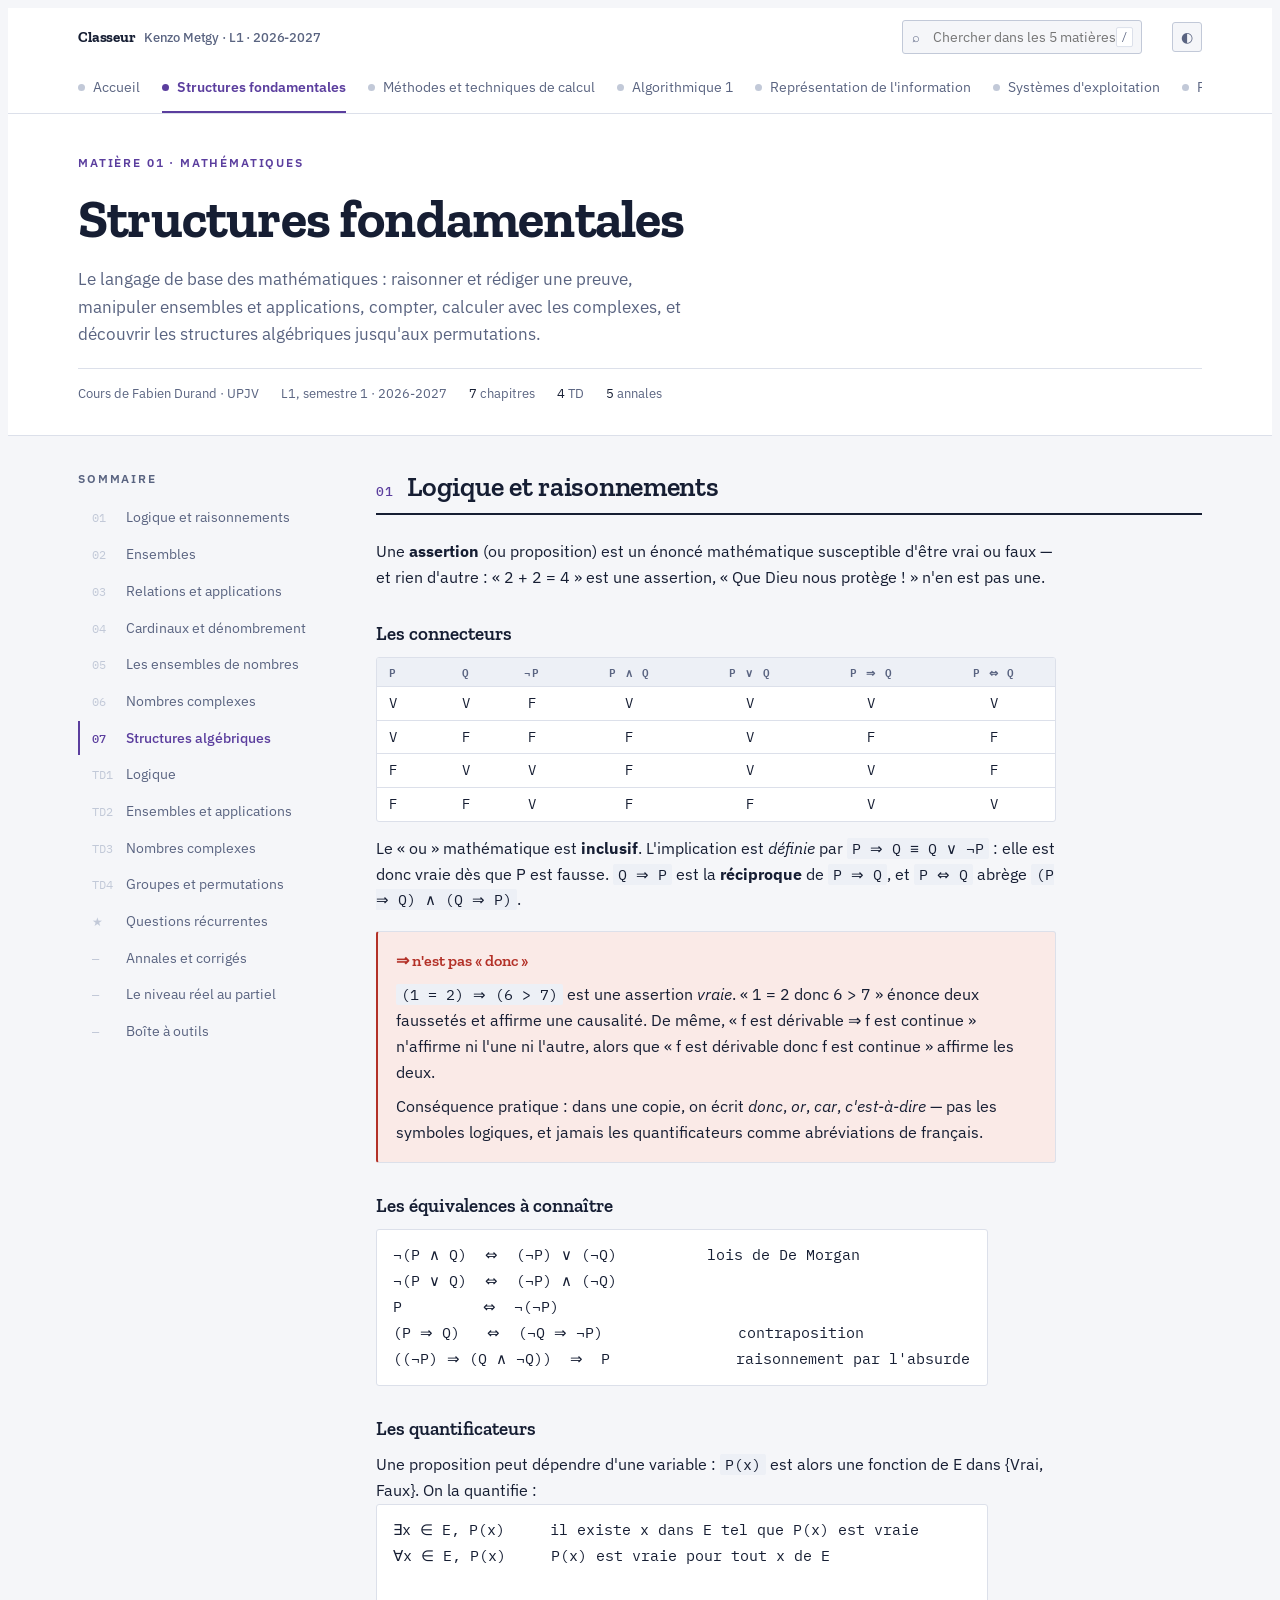
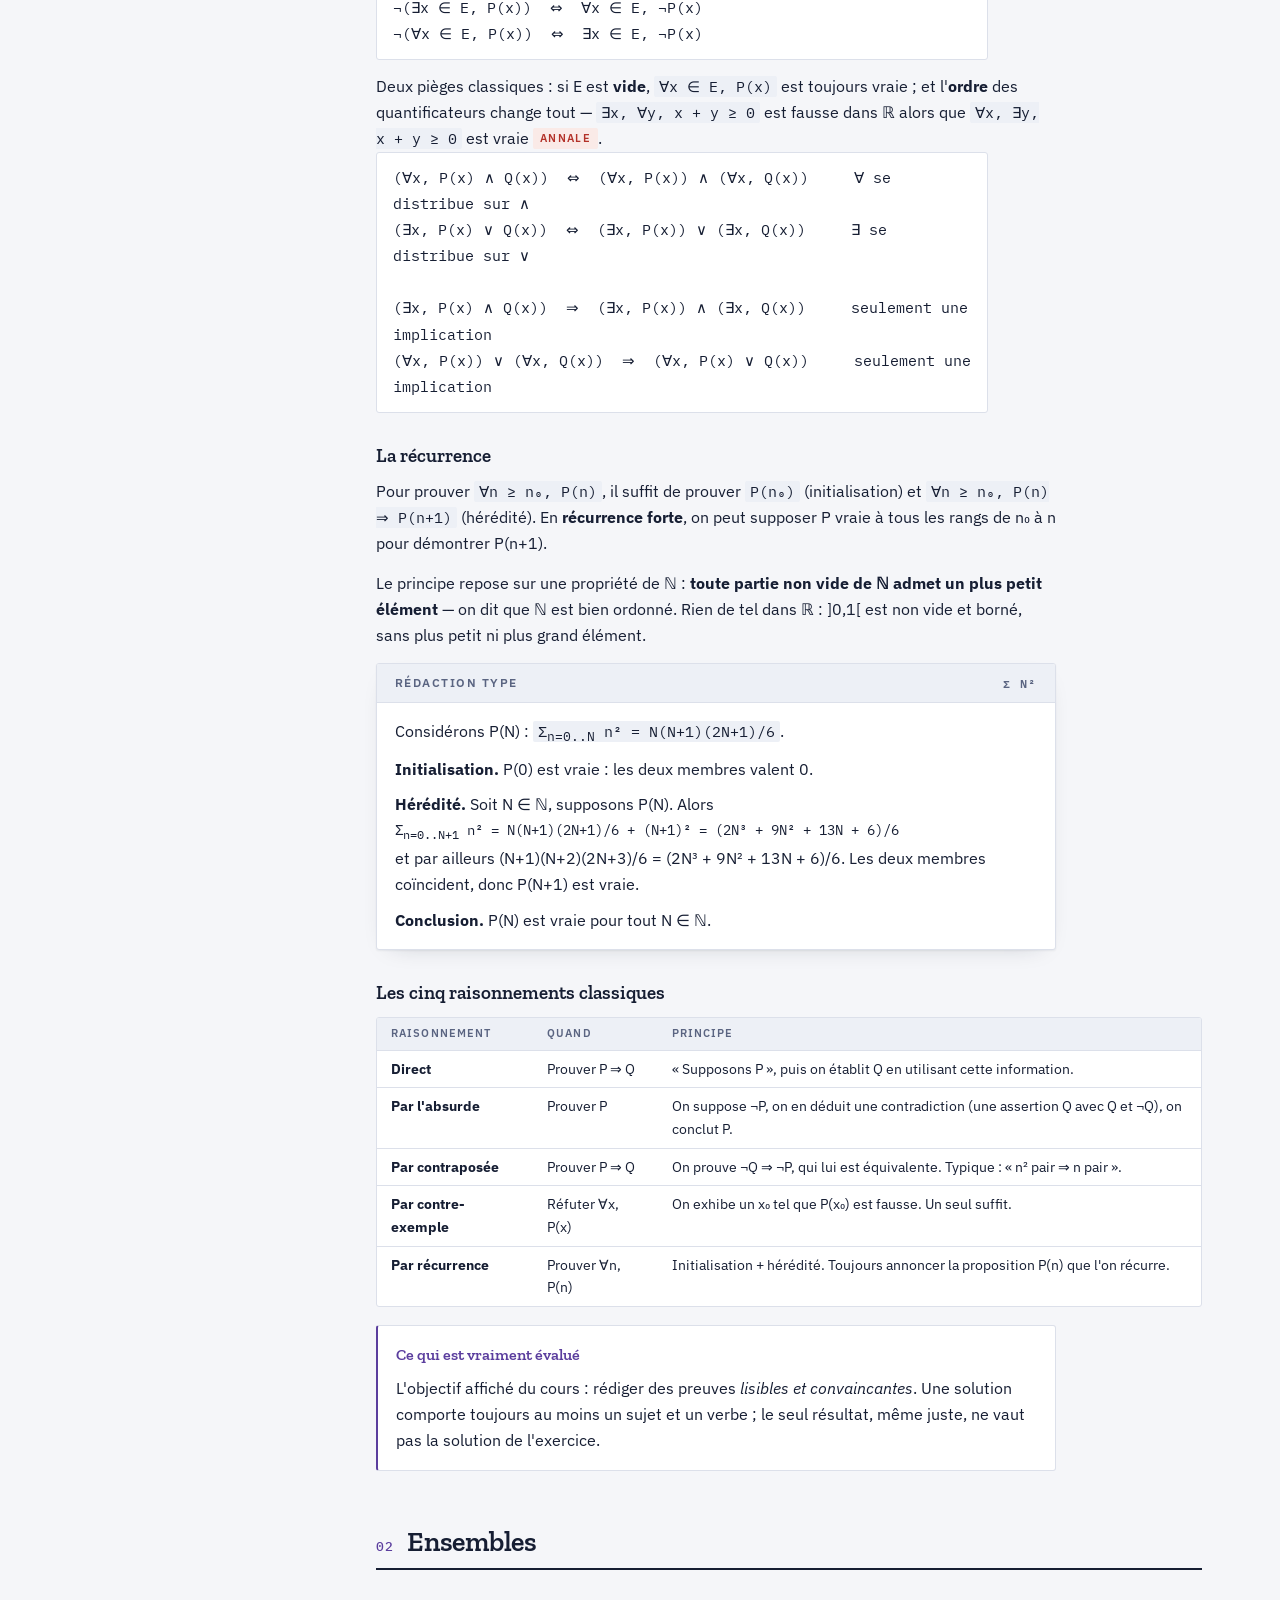
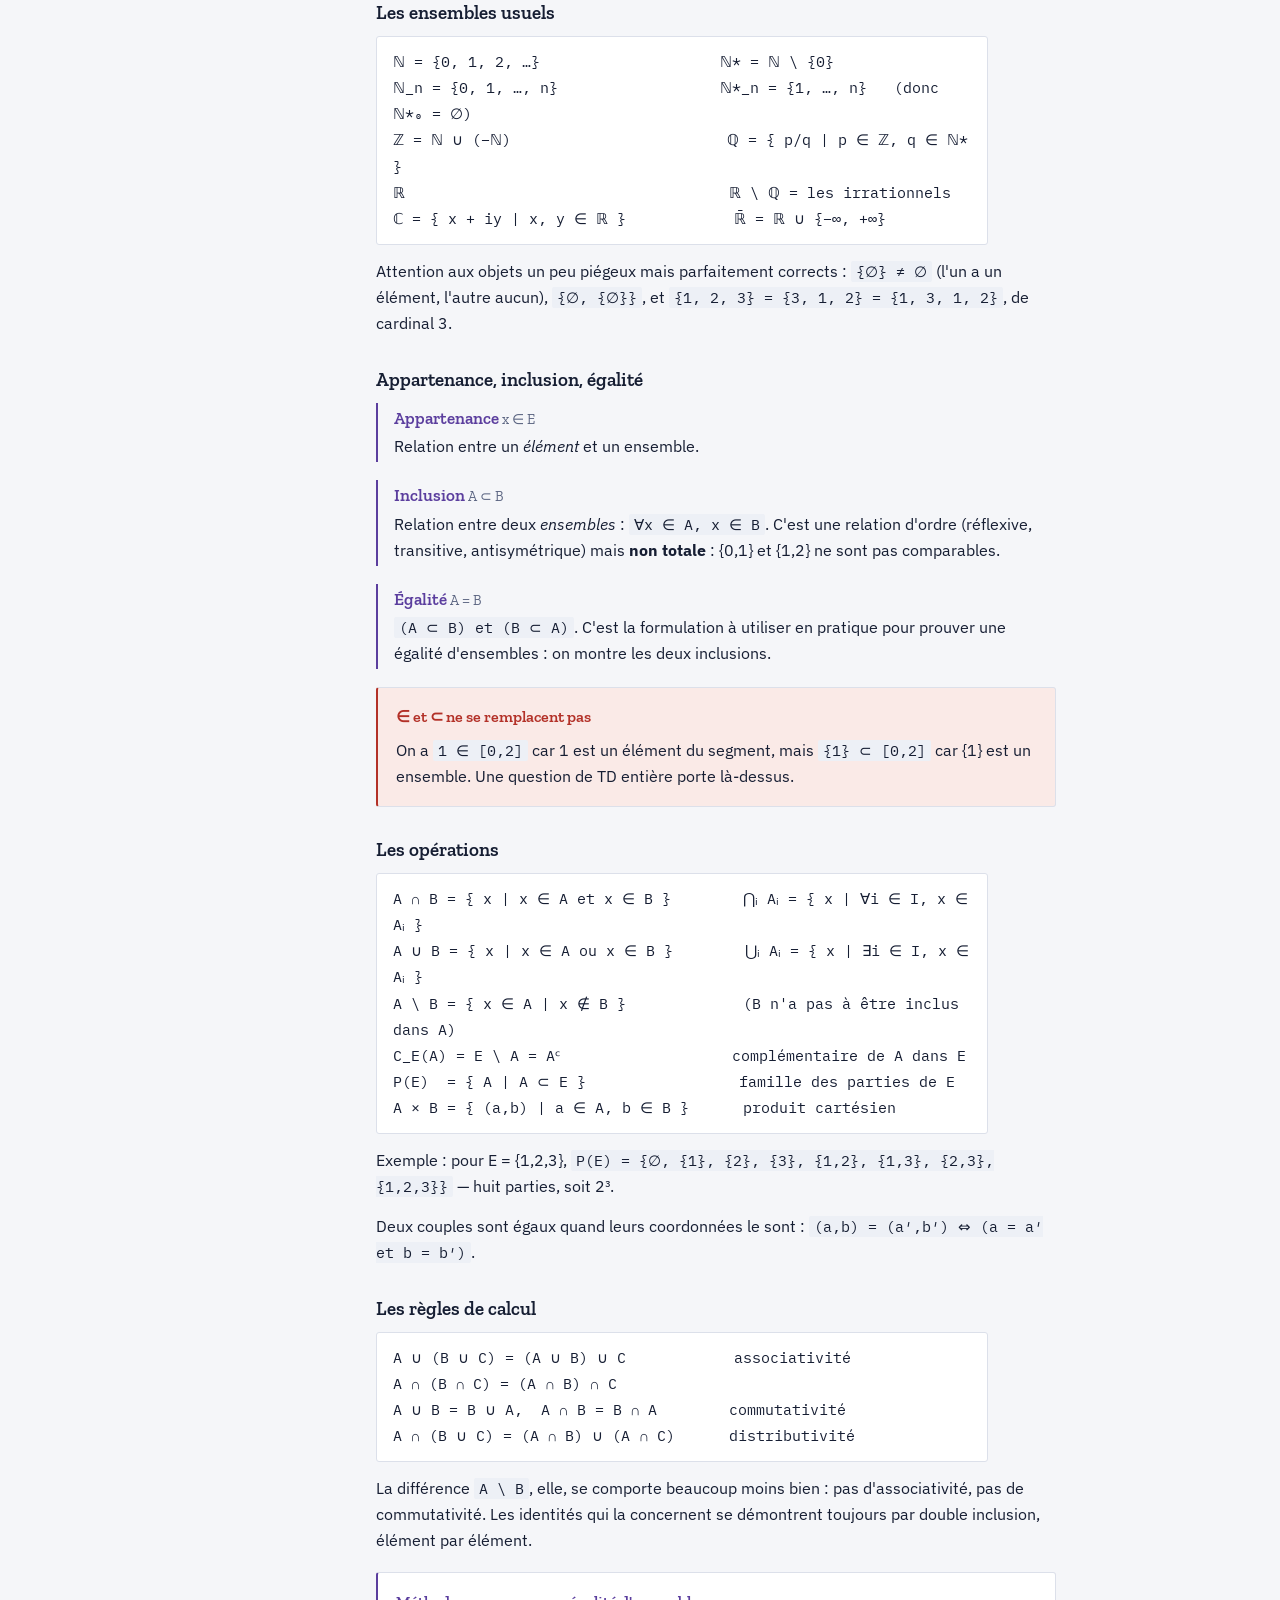
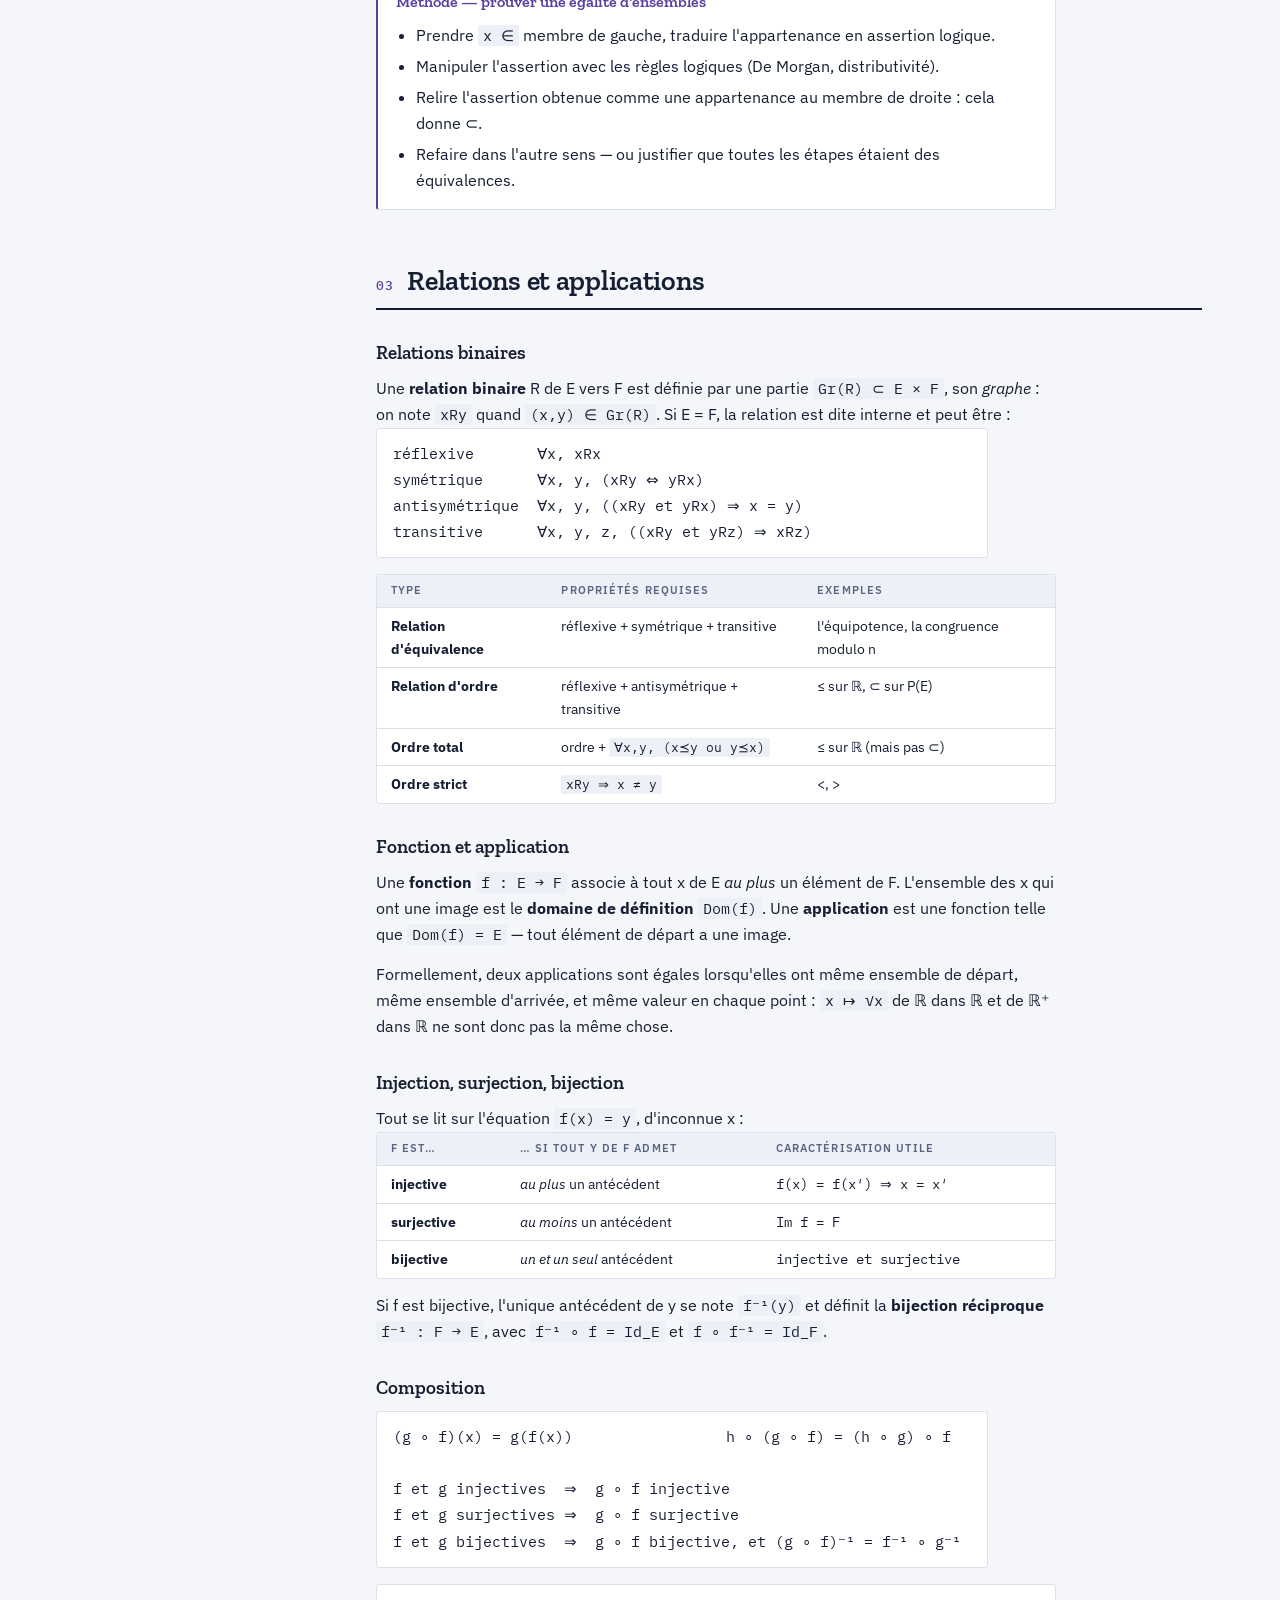
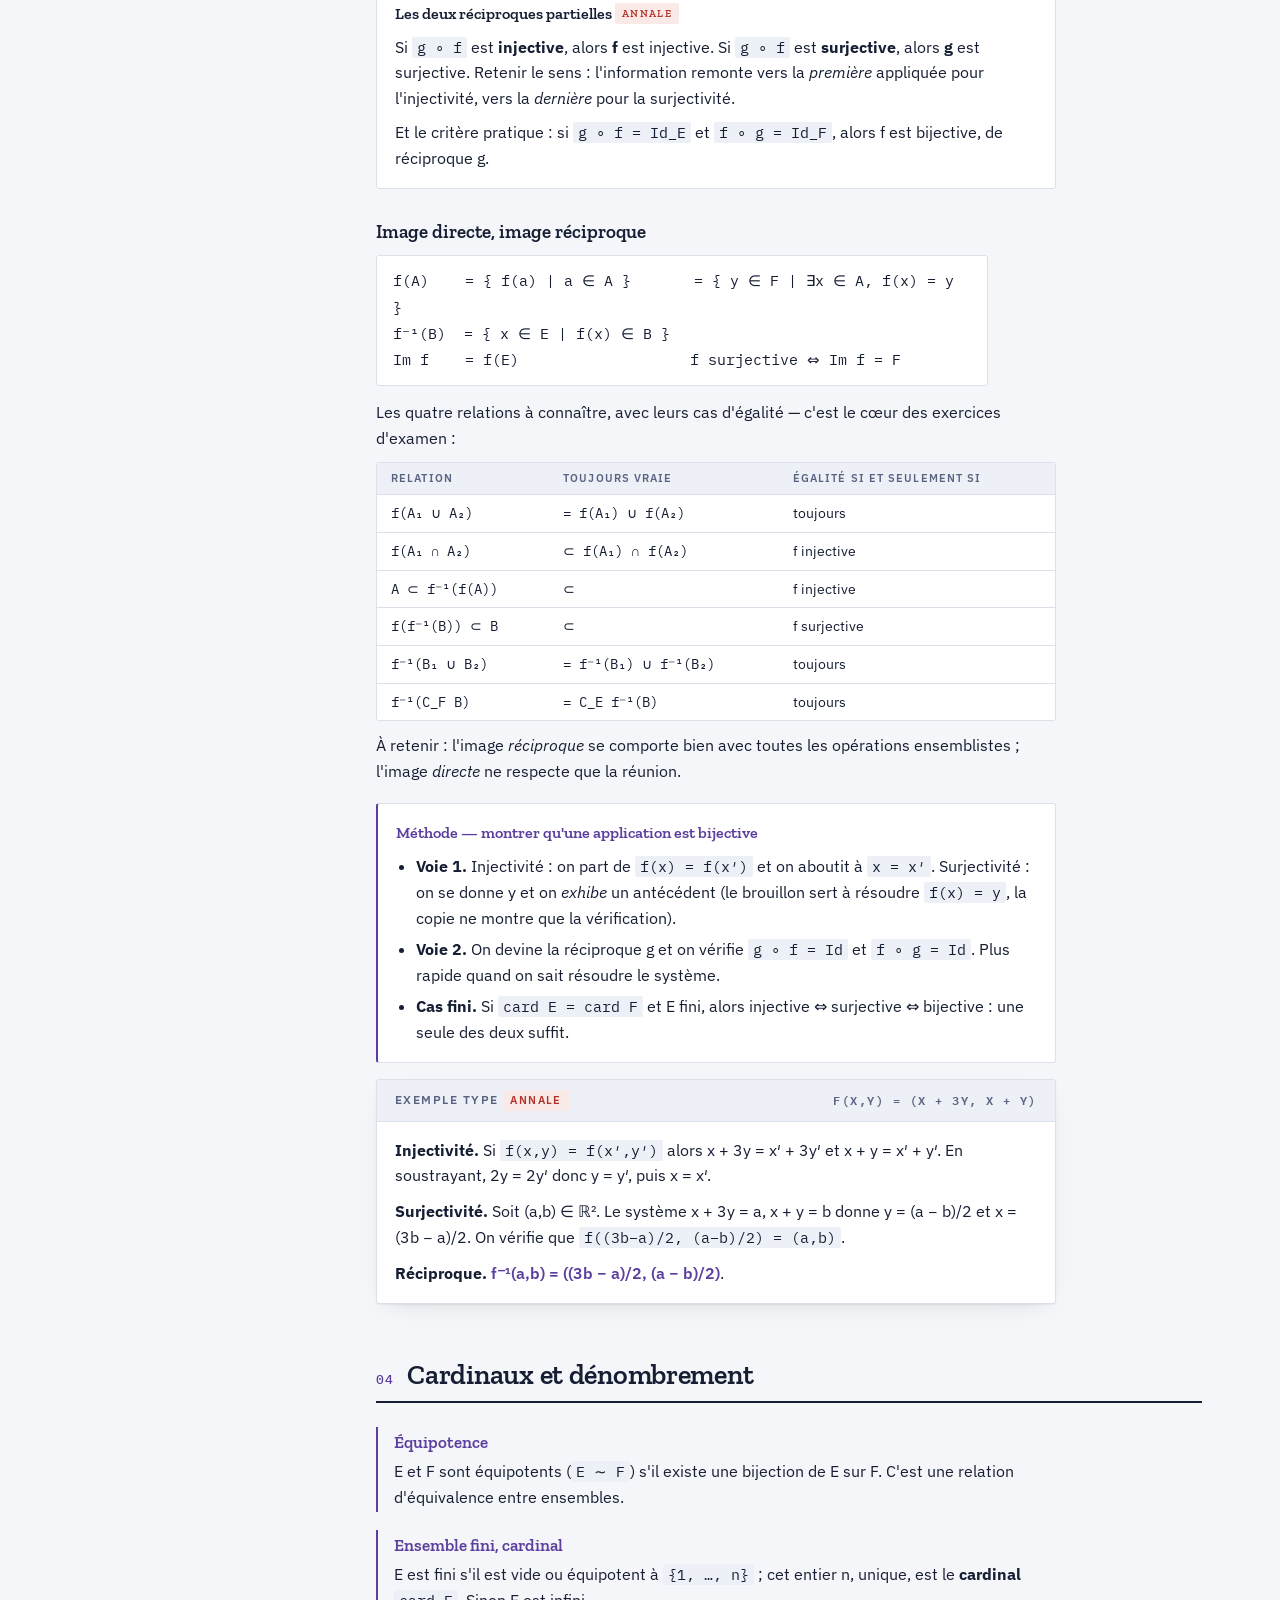
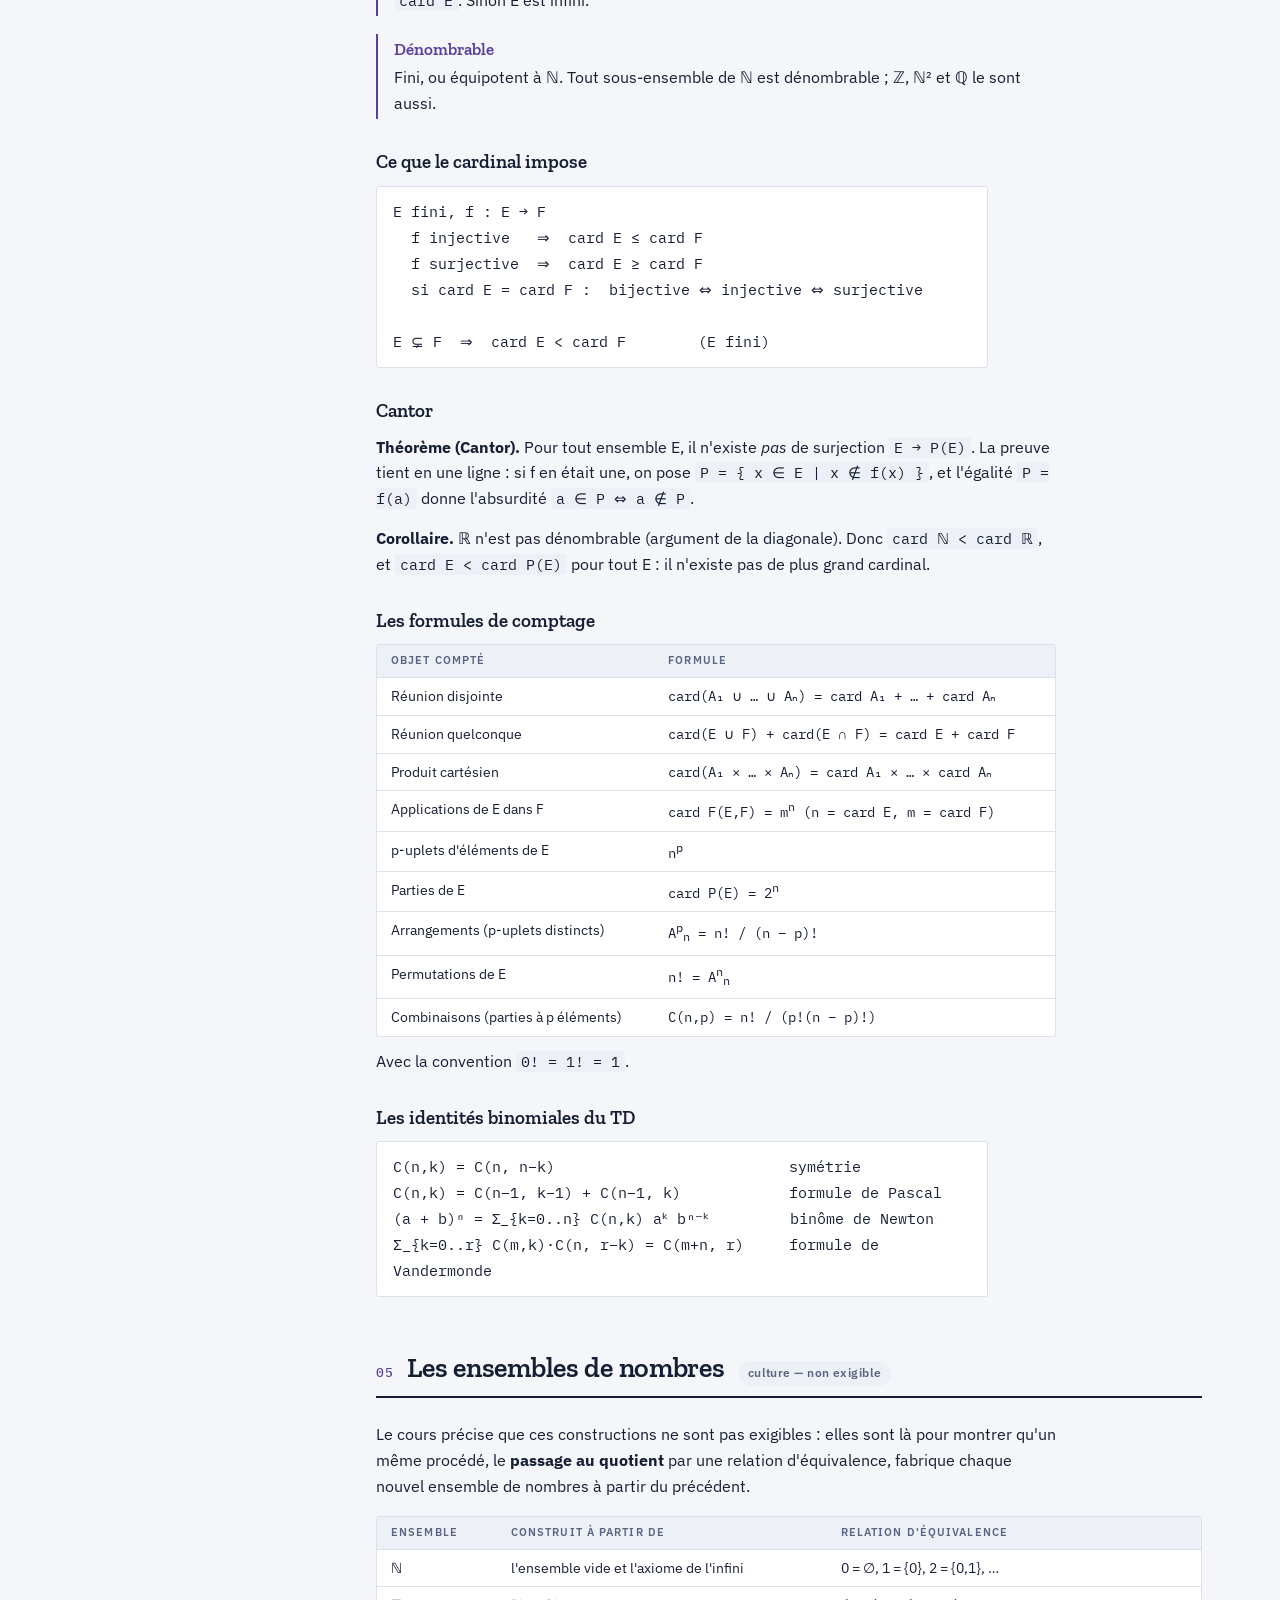
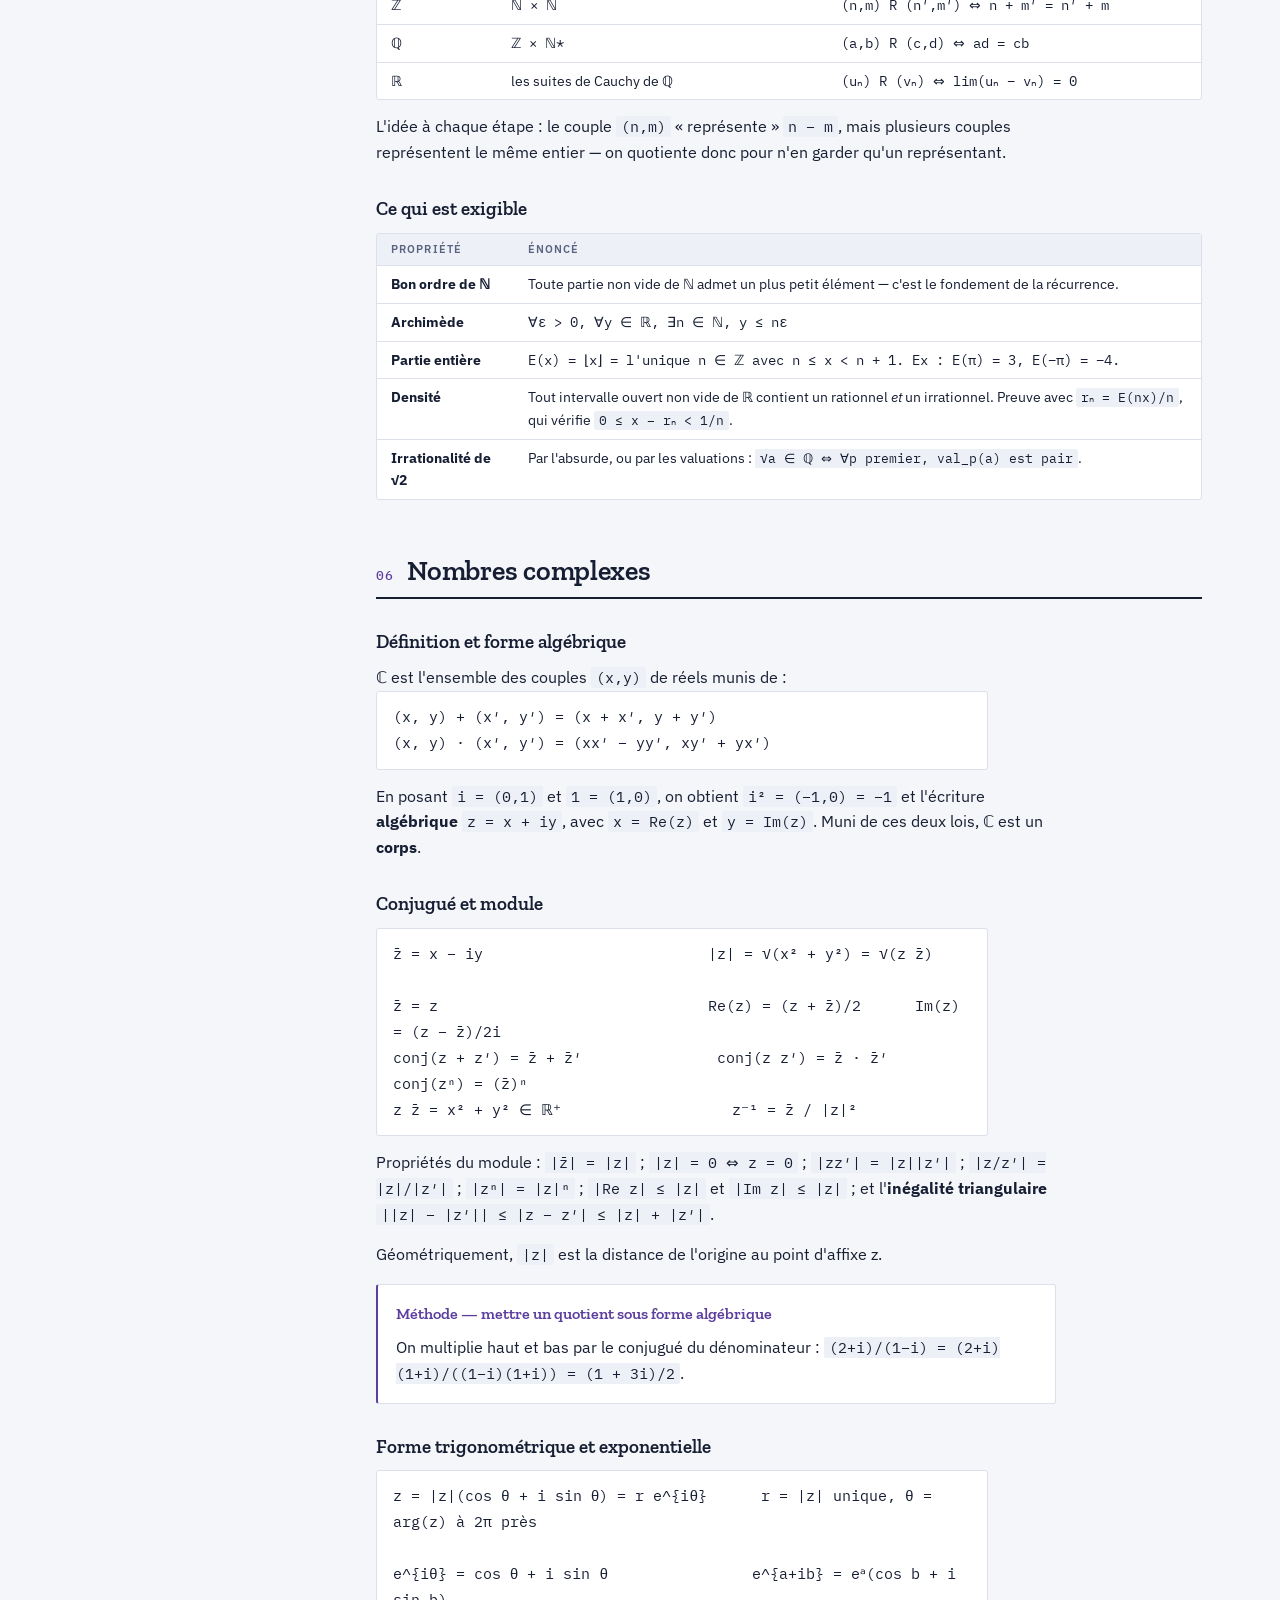
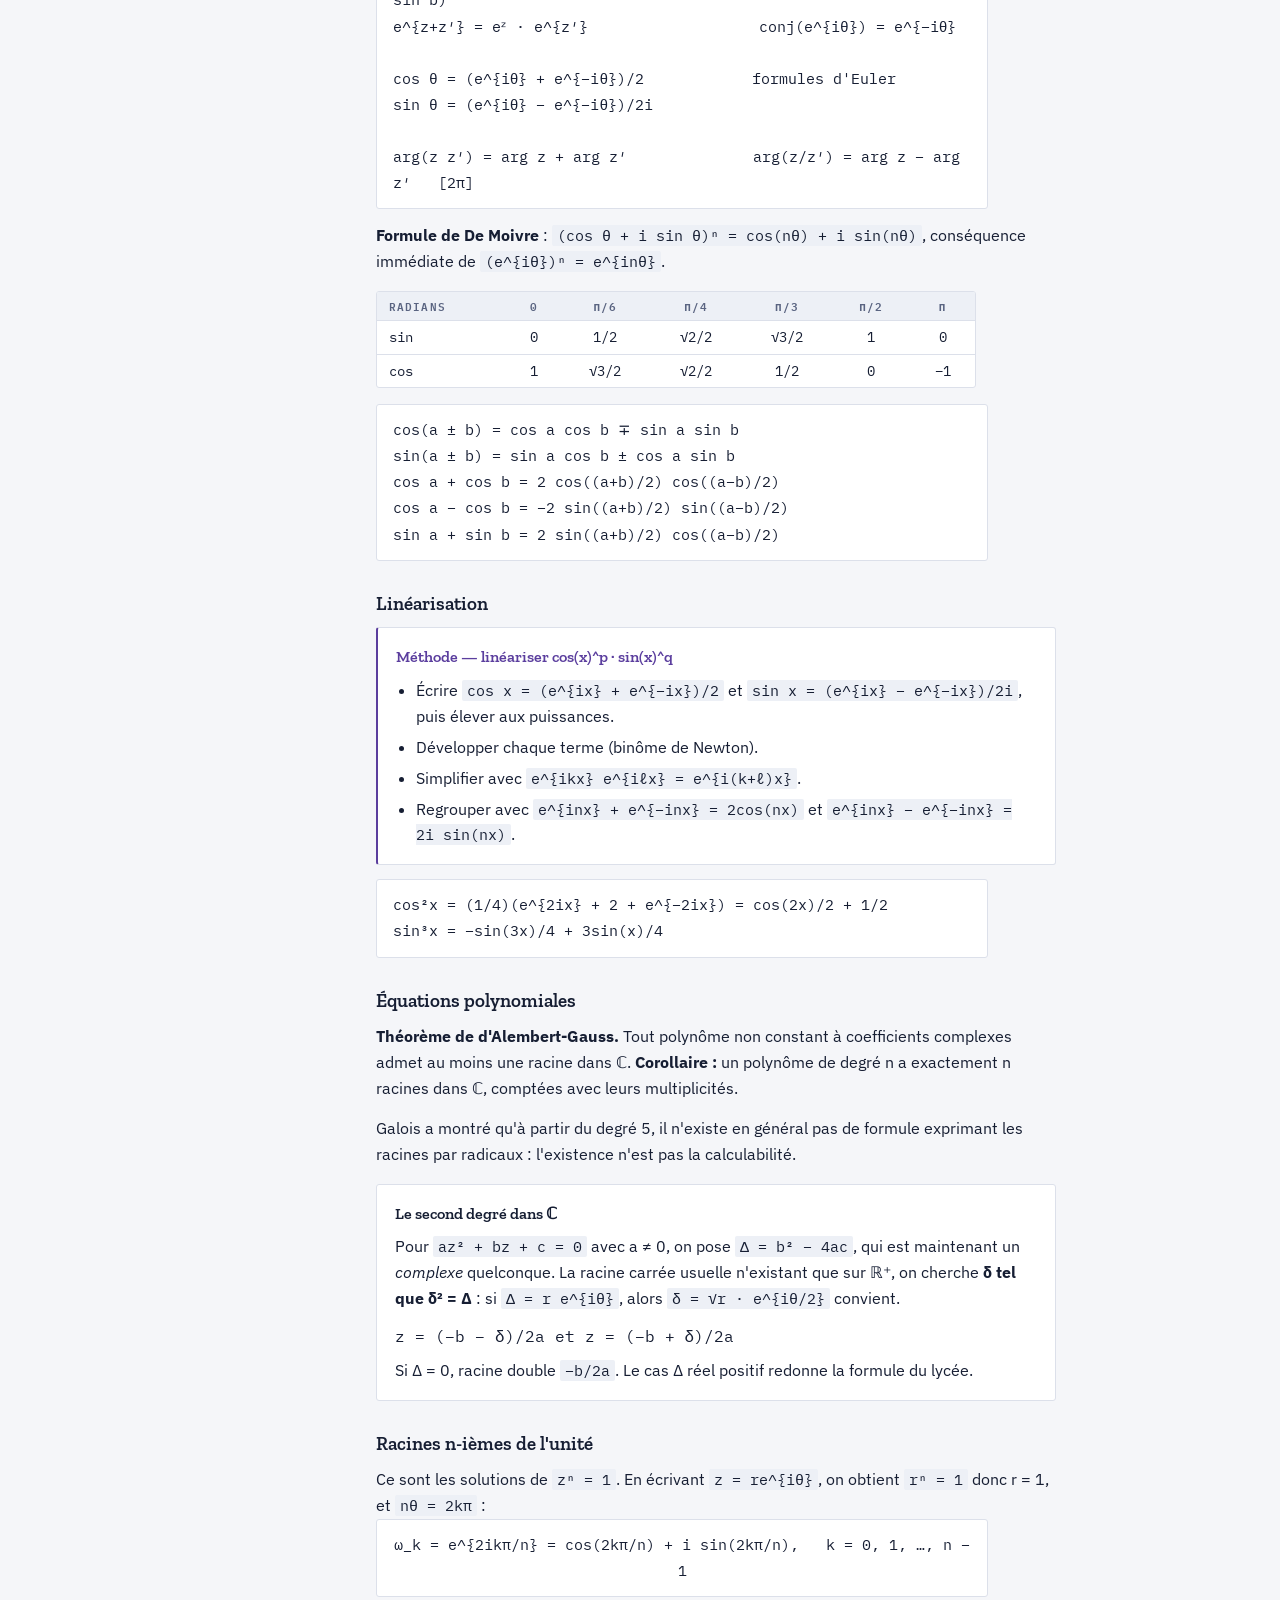
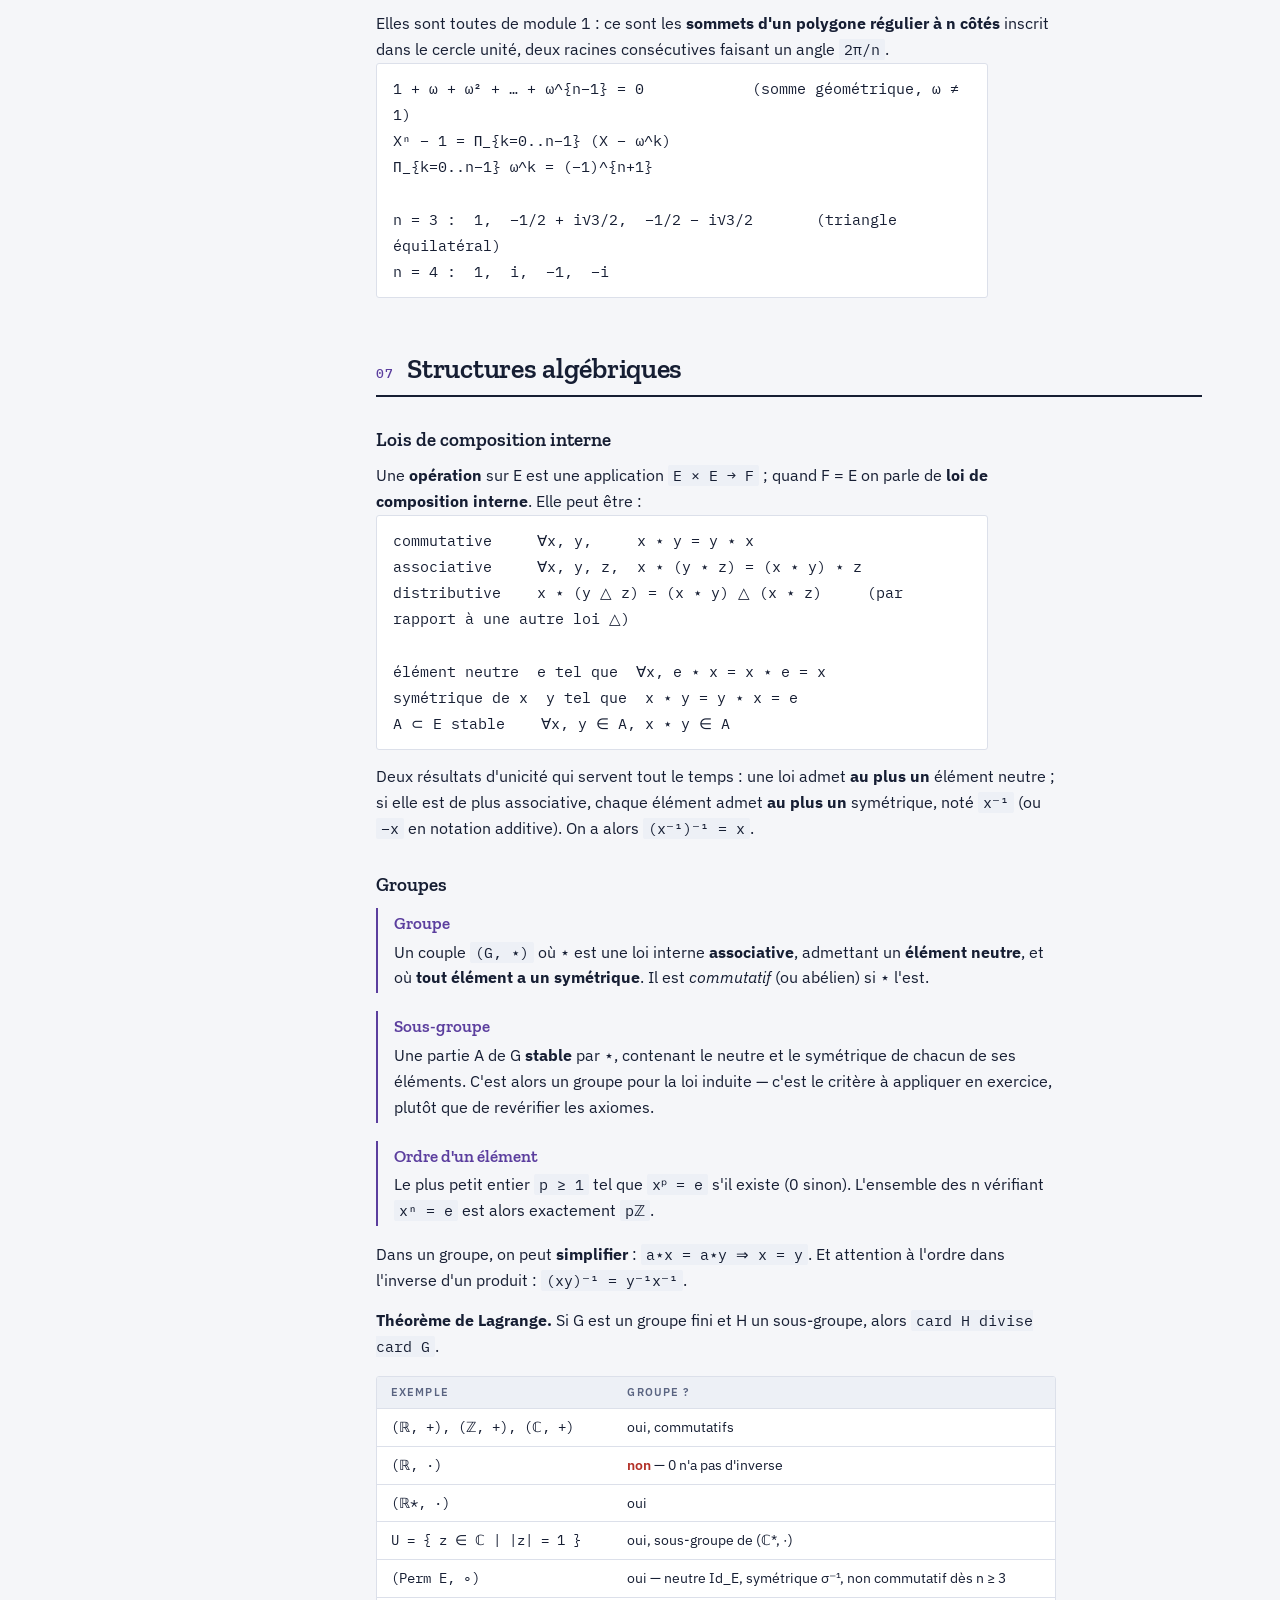
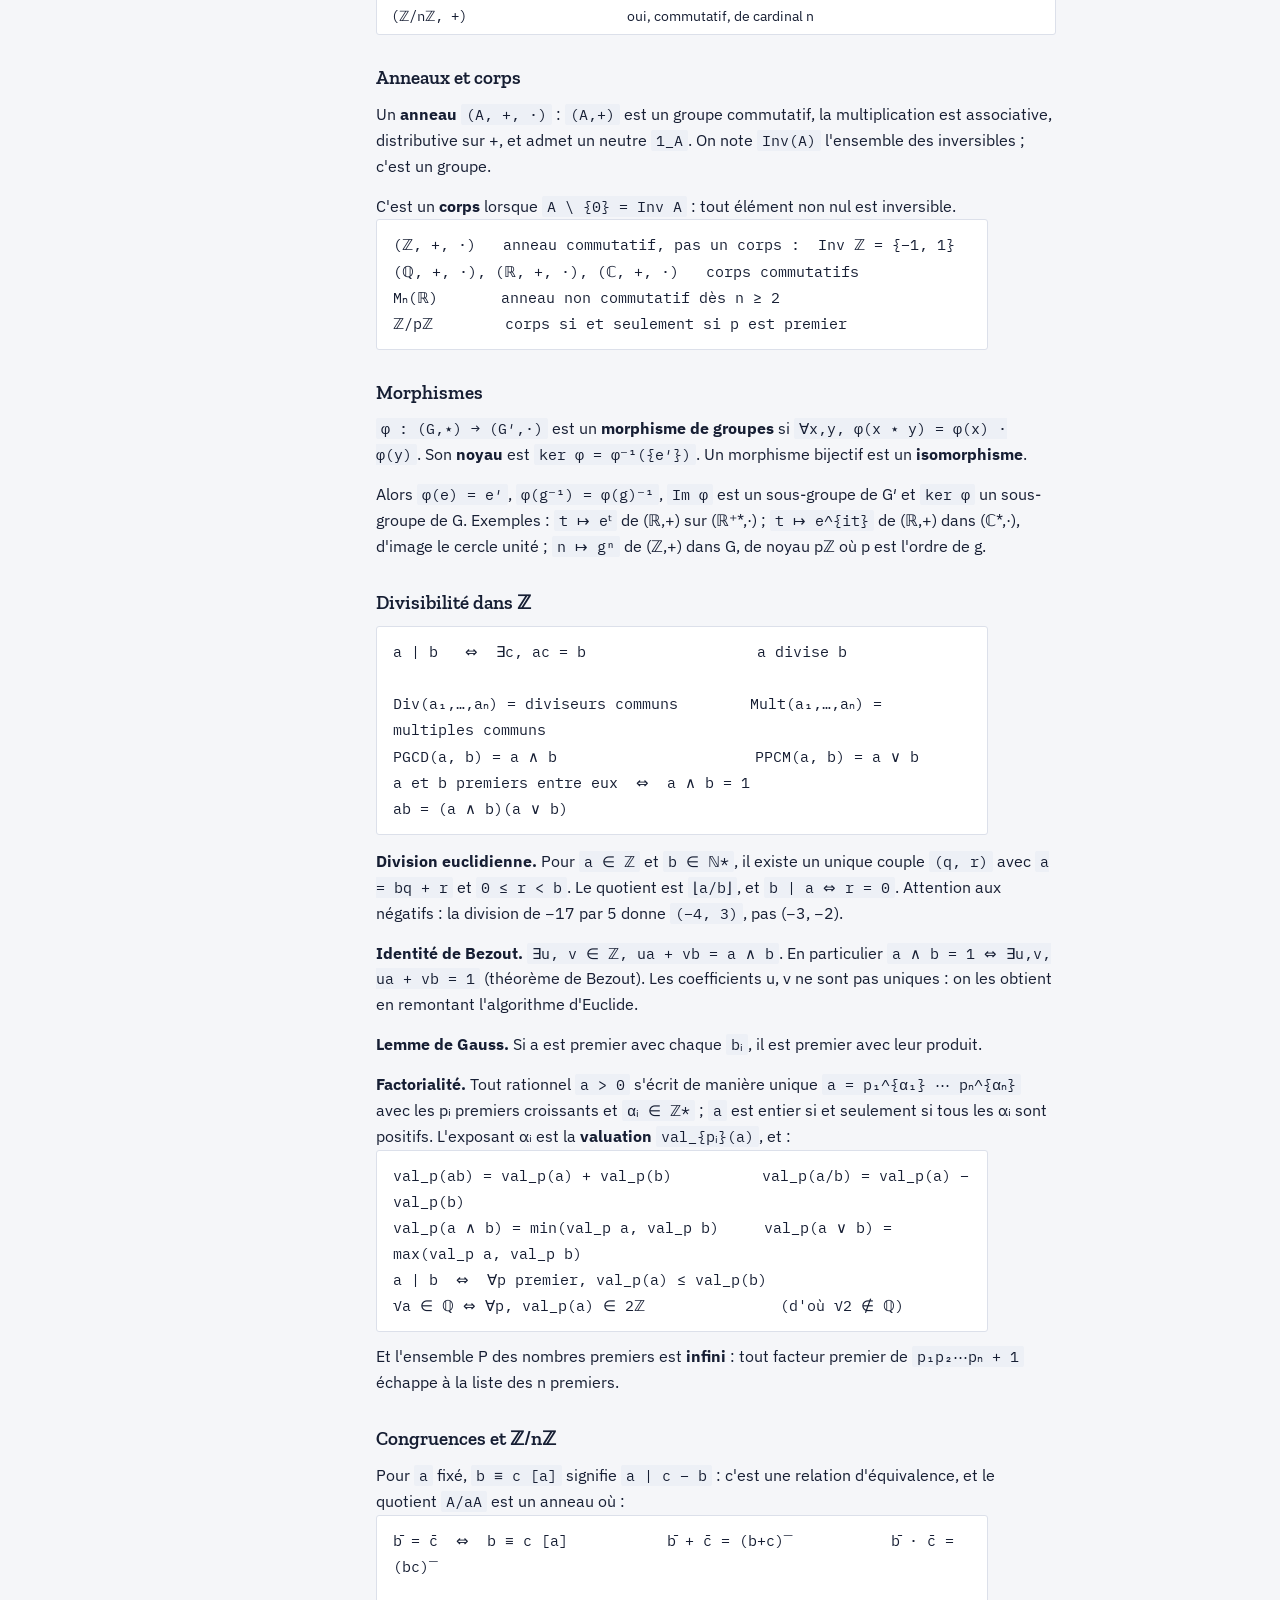
<file: structures-fondamentales.html>
<!doctype html>
<html lang="fr">
<head>
<meta charset="utf-8">
<meta name="viewport" content="width=device-width, initial-scale=1">
<meta name="author" content="Kenzo Metgy">
<meta name="description" content="Logique, ensembles, applications, denombrement, nombres, complexes, structures algebriques, annales et corriges.">
<meta name="theme-color" content="#F5F6F9" media="(prefers-color-scheme: light)">
<meta name="theme-color" content="#111621" media="(prefers-color-scheme: dark)">
<title>Structures fondamentales — Classeur L1</title>

<link rel="icon" href="icon.svg" type="image/svg+xml">
<link rel="manifest" href="manifest.webmanifest">

<script>
/* Applique le theme avant le premier rendu pour eviter le flash de couleurs. */
(function(){try{var t=localStorage.getItem('classeur-theme');if(t==='light'||t==='dark')document.documentElement.setAttribute('data-theme',t);}catch(e){}})();
</script>

<link rel="stylesheet" href="assets/css/tokens.css">
<link rel="stylesheet" href="assets/css/base.css">
<link rel="stylesheet" href="assets/css/components.css">
<link rel="stylesheet" href="assets/css/subject-03.css">
<link rel="stylesheet" href="assets/css/practice.css">
<link rel="stylesheet" href="assets/css/prompts.css">
<link rel="stylesheet" href="assets/css/print.css">

<!-- Les polices ne bloquent pas le premier rendu. -->
<link rel="preconnect" href="https://fonts.googleapis.com">
<link rel="preconnect" href="https://fonts.gstatic.com" crossorigin>
<link rel="stylesheet" media="print" onload="this.media='all'"
      href="https://fonts.googleapis.com/css2?family=Zilla+Slab:wght@500;600;700&family=IBM+Plex+Sans:wght@400;500;600&family=IBM+Plex+Mono:wght@400;500;600&display=swap">
<noscript><link rel="stylesheet" href="https://fonts.googleapis.com/css2?family=Zilla+Slab:wght@500;600;700&family=IBM+Plex+Sans:wght@400;500;600&family=IBM+Plex+Mono:wght@400;500;600&display=swap"></noscript>
</head>
<body>
<div class="topbar"><div class="topbar-inner">
<a href="index.html" class="brand">Classeur<span>Kenzo Metgy · L1 · 2026-2027</span></a>
<nav class="tabs" aria-label="Matières"><a href="index.html" class="tab tab-home"><span class="dot"></span>Accueil</a><a href="structures-fondamentales.html" class="tab tab-sf" aria-current="page"><span class="dot"></span>Structures fondamentales</a><a href="methodes-calcul.html" class="tab tab-mtc"><span class="dot"></span>Méthodes et techniques de calcul</a><a href="algorithmique.html" class="tab tab-algo"><span class="dot"></span>Algorithmique 1</a><a href="information.html" class="tab tab-info"><span class="dot"></span>Représentation de l'information</a><a href="systemes.html" class="tab tab-os"><span class="dot"></span>Systèmes d'exploitation</a><a href="prompts.html" class="tab tab-prompt"><span class="dot"></span>Prompts</a><a href="entrainement.html" class="tab tab-train"><span class="dot"></span>Entraînement</a></nav>
<div class="gsearch">
<span class="icon" aria-hidden="true">⌕</span>
<input id="gq" type="search" placeholder="Chercher dans les 5 matières…" autocomplete="off" spellcheck="false" aria-label="Chercher dans toutes les matières" aria-expanded="false" aria-controls="gres">
<kbd>/</kbd>
<div class="results" id="gres" role="listbox" hidden></div>
</div>
<button class="theme-btn" type="button" aria-label="Thème automatique" title="Thème automatique">◐</button>
</div></div>

<div class="course c-sf"><header class="masthead"><div class="masthead-inner"><div class="eyebrow">Matière 01 · Mathématiques</div><h1>Structures fondamentales</h1><p class="lede">Le langage de base des mathématiques&nbsp;: raisonner et rédiger une preuve, manipuler ensembles et applications, compter, calculer avec les complexes, et découvrir les structures algébriques jusqu'aux permutations.</p><div class="meta"><span>Cours de Fabien Durand · UPJV</span><span>L1, semestre 1 · 2026-2027</span><span><span class="mono">7</span> chapitres</span><span><span class="mono">4</span> TD</span><span><span class="mono">5</span> annales</span></div></div></header><div class="shell"><nav class="toc" aria-label="Sommaire de Structures fondamentales"><div class="toc-label">Sommaire</div><ol><li><a href="#sf-logique"><span class="num">01</span><span>Logique et raisonnements</span></a></li><li><a href="#sf-ensembles"><span class="num">02</span><span>Ensembles</span></a></li><li><a href="#sf-applications"><span class="num">03</span><span>Relations et applications</span></a></li><li><a href="#sf-denombrement"><span class="num">04</span><span>Cardinaux et dénombrement</span></a></li><li><a href="#sf-nombres"><span class="num">05</span><span>Les ensembles de nombres</span></a></li><li><a href="#sf-complexes"><span class="num">06</span><span>Nombres complexes</span></a></li><li><a href="#sf-algebre"><span class="num">07</span><span>Structures algébriques</span></a></li><li><a href="#sf-td1"><span class="num">TD1</span><span>Logique</span></a></li><li><a href="#sf-td2"><span class="num">TD2</span><span>Ensembles et applications</span></a></li><li><a href="#sf-td3"><span class="num">TD3</span><span>Nombres complexes</span></a></li><li><a href="#sf-td4"><span class="num">TD4</span><span>Groupes et permutations</span></a></li><li><a href="#sf-recurrent"><span class="num">★</span><span>Questions récurrentes</span></a></li><li><a href="#sf-annales"><span class="num">—</span><span>Annales et corrigés</span></a></li><li><a href="#sf-notes"><span class="num">—</span><span>Le niveau réel au partiel</span></a></li><li><a href="#sf-outils"><span class="num">—</span><span>Boîte à outils</span></a></li></ol></nav><main><section id="sf-logique"><div class="sec-head"><span class="num">01</span><h2>Logique et raisonnements</h2></div><div class="body"><p>Une <strong>assertion</strong> (ou proposition) est un énoncé mathématique susceptible d'être vrai ou faux — et rien d'autre&nbsp;: «&nbsp;2 + 2 = 4&nbsp;» est une assertion, «&nbsp;Que Dieu nous protège&nbsp;!&nbsp;» n'en est pas une.</p></div><h3>Les connecteurs</h3><div class="tw" style="max-width:68ch"><table class="truth compact"><thead><tr><th>P</th><th>Q</th><th>¬P</th><th>P ∧ Q</th><th>P ∨ Q</th><th>P ⇒ Q</th><th>P ⇔ Q</th></tr></thead><tbody><tr><td>V</td><td>V</td><td>F</td><td>V</td><td>V</td><td>V</td><td>V</td></tr><tr><td>V</td><td>F</td><td>F</td><td>F</td><td>V</td><td>F</td><td>F</td></tr><tr><td>F</td><td>V</td><td>V</td><td>F</td><td>V</td><td>V</td><td>F</td></tr><tr><td>F</td><td>F</td><td>V</td><td>F</td><td>F</td><td>V</td><td>V</td></tr></tbody></table></div><div class="body" style="margin-top:14px"><p>Le «&nbsp;ou&nbsp;» mathématique est <strong>inclusif</strong>. L'implication est <em>définie</em> par <span class="fi">P ⇒ Q ≡ Q ∨ ¬P</span>&nbsp;: elle est donc vraie dès que P est fausse. <span class="fi">Q ⇒ P</span> est la <strong>réciproque</strong> de <span class="fi">P ⇒ Q</span>, et <span class="fi">P ⇔ Q</span> abrège <span class="fi">(P ⇒ Q) ∧ (Q ⇒ P)</span>.</p></div><div class="note warn" style="margin-top:18px"><span class="title">⇒ n'est pas «&nbsp;donc&nbsp;»</span><p><span class="fi">(1 = 2) ⇒ (6 &gt; 7)</span> est une assertion <em>vraie</em>. «&nbsp;1 = 2 donc 6 &gt; 7&nbsp;» énonce deux faussetés et affirme une causalité. De même, «&nbsp;f est dérivable ⇒ f est continue&nbsp;» n'affirme ni l'une ni l'autre, alors que «&nbsp;f est dérivable donc f est continue&nbsp;» affirme les deux.</p><p>Conséquence pratique&nbsp;: dans une copie, on écrit <em>donc</em>, <em>or</em>, <em>car</em>, <em>c'est-à-dire</em> — pas les symboles logiques, et jamais les quantificateurs comme abréviations de français.</p></div><h3>Les équivalences à connaître</h3><span class="f">¬(P ∧ Q)  ⇔  (¬P) ∨ (¬Q)          lois de De Morgan
¬(P ∨ Q)  ⇔  (¬P) ∧ (¬Q)
P         ⇔  ¬(¬P)
(P ⇒ Q)   ⇔  (¬Q ⇒ ¬P)               contraposition
((¬P) ⇒ (Q ∧ ¬Q))  ⇒  P              raisonnement par l'absurde</span><h3>Les quantificateurs</h3><div class="body"><p>Une proposition peut dépendre d'une variable&nbsp;: <span class="fi">P(x)</span> est alors une fonction de E dans {Vrai, Faux}. On la quantifie&nbsp;:</p></div><span class="f">∃x ∈ E, P(x)     il existe x dans E tel que P(x) est vraie
∀x ∈ E, P(x)     P(x) est vraie pour tout x de E

¬(∃x ∈ E, P(x))  ⇔  ∀x ∈ E, ¬P(x)
¬(∀x ∈ E, P(x))  ⇔  ∃x ∈ E, ¬P(x)</span><div class="body" style="margin-top:14px"><p>Deux pièges classiques&nbsp;: si E est <strong>vide</strong>, <span class="fi">∀x ∈ E, P(x)</span> est toujours vraie&nbsp;; et l'<strong>ordre</strong> des quantificateurs change tout — <span class="fi">∃x, ∀y, x + y ≥ 0</span> est fausse dans ℝ alors que <span class="fi">∀x, ∃y, x + y ≥ 0</span> est vraie <span class="tag hot">annale</span>.</p></div><span class="f">(∀x, P(x) ∧ Q(x))  ⇔  (∀x, P(x)) ∧ (∀x, Q(x))     ∀ se distribue sur ∧
(∃x, P(x) ∨ Q(x))  ⇔  (∃x, P(x)) ∨ (∃x, Q(x))     ∃ se distribue sur ∨

(∃x, P(x) ∧ Q(x))  ⇒  (∃x, P(x)) ∧ (∃x, Q(x))     seulement une implication
(∀x, P(x)) ∨ (∀x, Q(x))  ⇒  (∀x, P(x) ∨ Q(x))     seulement une implication</span><h3>La récurrence</h3><div class="body"><p>Pour prouver <span class="fi">∀n ≥ n₀, P(n)</span>, il suffit de prouver <span class="fi">P(n₀)</span> (initialisation) et <span class="fi">∀n ≥ n₀, P(n) ⇒ P(n+1)</span> (hérédité). En <strong>récurrence forte</strong>, on peut supposer P vraie à tous les rangs de n₀ à n pour démontrer P(n+1).</p><p>Le principe repose sur une propriété de ℕ&nbsp;: <strong>toute partie non vide de ℕ admet un plus petit élément</strong> — on dit que ℕ est bien ordonné. Rien de tel dans ℝ&nbsp;: ]0,1[ est non vide et borné, sans plus petit ni plus grand élément.</p></div><div class="ex" style="margin-top:14px"><div class="ex-head"><span>Rédaction type</span><span class="mono">Σ n² </span></div><div class="ex-body"><p>Considérons P(N)&nbsp;: <span class="fi">Σ<sub>n=0..N</sub> n² = N(N+1)(2N+1)/6</span>.</p><p><strong>Initialisation.</strong> P(0) est vraie&nbsp;: les deux membres valent 0.</p><p><strong>Hérédité.</strong> Soit N ∈ ℕ, supposons P(N). Alors</p><span class="mono">Σ<sub>n=0..N+1</sub> n² = N(N+1)(2N+1)/6 + (N+1)² = (2N³ + 9N² + 13N + 6)/6</span><p>et par ailleurs (N+1)(N+2)(2N+3)/6 = (2N³ + 9N² + 13N + 6)/6. Les deux membres coïncident, donc P(N+1) est vraie.</p><p><strong>Conclusion.</strong> P(N) est vraie pour tout N ∈ ℕ.</p></div></div><h3>Les cinq raisonnements classiques</h3><div class="tw"><table><thead><tr><th>Raisonnement</th><th>Quand</th><th>Principe</th></tr></thead><tbody><tr><td><strong>Direct</strong></td><td>Prouver P ⇒ Q</td><td>«&nbsp;Supposons P&nbsp;», puis on établit Q en utilisant cette information.</td></tr><tr><td><strong>Par l'absurde</strong></td><td>Prouver P</td><td>On suppose ¬P, on en déduit une contradiction (une assertion Q avec Q et ¬Q), on conclut P.</td></tr><tr><td><strong>Par contraposée</strong></td><td>Prouver P ⇒ Q</td><td>On prouve ¬Q ⇒ ¬P, qui lui est équivalente. Typique&nbsp;: «&nbsp;n² pair ⇒ n pair&nbsp;».</td></tr><tr><td><strong>Par contre-exemple</strong></td><td>Réfuter ∀x, P(x)</td><td>On exhibe un x₀ tel que P(x₀) est fausse. Un seul suffit.</td></tr><tr><td><strong>Par récurrence</strong></td><td>Prouver ∀n, P(n)</td><td>Initialisation + hérédité. Toujours annoncer la proposition P(n) que l'on récurre.</td></tr></tbody></table></div><div class="note method" style="margin-top:18px"><span class="title">Ce qui est vraiment évalué</span><p>L'objectif affiché du cours&nbsp;: rédiger des preuves <em>lisibles et convaincantes</em>. Une solution comporte toujours au moins un sujet et un verbe&nbsp;; le seul résultat, même juste, ne vaut pas la solution de l'exercice.</p></div></section><section id="sf-ensembles"><div class="sec-head"><span class="num">02</span><h2>Ensembles</h2></div><h3>Les ensembles usuels</h3><span class="f">ℕ = {0, 1, 2, …}                    ℕ* = ℕ \ {0}
ℕ_n = {0, 1, …, n}                  ℕ*_n = {1, …, n}   (donc ℕ*₀ = ∅)
ℤ = ℕ ∪ (−ℕ)                        ℚ = { p/q | p ∈ ℤ, q ∈ ℕ* }
ℝ                                    ℝ \ ℚ = les irrationnels
ℂ = { x + iy | x, y ∈ ℝ }            ℝ̄ = ℝ ∪ {−∞, +∞}</span><div class="body" style="margin-top:14px"><p>Attention aux objets un peu piégeux mais parfaitement corrects&nbsp;: <span class="fi">{∅} ≠ ∅</span> (l'un a un élément, l'autre aucun), <span class="fi">{∅, {∅}}</span>, et <span class="fi">{1, 2, 3} = {3, 1, 2} = {1, 3, 1, 2}</span>, de cardinal 3.</p></div><h3>Appartenance, inclusion, égalité</h3><dl class="deflist"><div class="def"><dt>Appartenance <span style="font-weight:400;font-size:14px;color:var(--ink-soft)">x ∈ E</span></dt><dd>Relation entre un <em>élément</em> et un ensemble.</dd></div><div class="def"><dt>Inclusion <span style="font-weight:400;font-size:14px;color:var(--ink-soft)">A ⊂ B</span></dt><dd>Relation entre deux <em>ensembles</em>&nbsp;: <span class="fi">∀x ∈ A, x ∈ B</span>. C'est une relation d'ordre (réflexive, transitive, antisymétrique) mais <strong>non totale</strong>&nbsp;: {0,1} et {1,2} ne sont pas comparables.</dd></div><div class="def"><dt>Égalité <span style="font-weight:400;font-size:14px;color:var(--ink-soft)">A = B</span></dt><dd><span class="fi">(A ⊂ B) et (B ⊂ A)</span>. C'est la formulation à utiliser en pratique pour prouver une égalité d'ensembles&nbsp;: on montre les deux inclusions.</dd></div></dl><div class="note warn" style="margin-top:18px"><span class="title">∈ et ⊂ ne se remplacent pas</span><p>On a <span class="fi">1 ∈ [0,2]</span> car 1 est un élément du segment, mais <span class="fi">{1} ⊂ [0,2]</span> car {1} est un ensemble. Une question de TD entière porte là-dessus.</p></div><h3>Les opérations</h3><span class="f">A ∩ B = { x | x ∈ A et x ∈ B }        ⋂ᵢ Aᵢ = { x | ∀i ∈ I, x ∈ Aᵢ }
A ∪ B = { x | x ∈ A ou x ∈ B }        ⋃ᵢ Aᵢ = { x | ∃i ∈ I, x ∈ Aᵢ }
A \ B = { x ∈ A | x ∉ B }             (B n'a pas à être inclus dans A)
C_E(A) = E \ A = Aᶜ                   complémentaire de A dans E
P(E)  = { A | A ⊂ E }                 famille des parties de E
A × B = { (a,b) | a ∈ A, b ∈ B }      produit cartésien</span><div class="body" style="margin-top:14px"><p>Exemple&nbsp;: pour E = {1,2,3}, <span class="fi">P(E) = {∅, {1}, {2}, {3}, {1,2}, {1,3}, {2,3}, {1,2,3}}</span> — huit parties, soit 2³.</p><p>Deux couples sont égaux quand leurs coordonnées le sont&nbsp;: <span class="fi">(a,b) = (a′,b′) ⇔ (a = a′ et b = b′)</span>.</p></div><h3>Les règles de calcul</h3><span class="f">A ∪ (B ∪ C) = (A ∪ B) ∪ C            associativité
A ∩ (B ∩ C) = (A ∩ B) ∩ C
A ∪ B = B ∪ A,  A ∩ B = B ∩ A        commutativité
A ∩ (B ∪ C) = (A ∩ B) ∪ (A ∩ C)      distributivité</span><div class="body" style="margin-top:14px"><p>La différence <span class="fi">A \ B</span>, elle, se comporte beaucoup moins bien&nbsp;: pas d'associativité, pas de commutativité. Les identités qui la concernent se démontrent toujours par double inclusion, élément par élément.</p></div><div class="note method" style="margin-top:18px"><span class="title">Méthode — prouver une égalité d'ensembles</span><ul><li>Prendre <span class="fi">x ∈</span> membre de gauche, traduire l'appartenance en assertion logique.</li><li>Manipuler l'assertion avec les règles logiques (De Morgan, distributivité).</li><li>Relire l'assertion obtenue comme une appartenance au membre de droite&nbsp;: cela donne ⊂.</li><li>Refaire dans l'autre sens — ou justifier que toutes les étapes étaient des équivalences.</li></ul></div></section><section id="sf-applications"><div class="sec-head"><span class="num">03</span><h2>Relations et applications</h2></div><h3>Relations binaires</h3><div class="body"><p>Une <strong>relation binaire</strong> R de E vers F est définie par une partie <span class="fi">Gr(R) ⊂ E × F</span>, son <em>graphe</em>&nbsp;: on note <span class="fi">xRy</span> quand <span class="fi">(x,y) ∈ Gr(R)</span>. Si E = F, la relation est dite interne et peut être&nbsp;:</p></div><span class="f">réflexive       ∀x, xRx
symétrique      ∀x, y, (xRy ⇔ yRx)
antisymétrique  ∀x, y, ((xRy et yRx) ⇒ x = y)
transitive      ∀x, y, z, ((xRy et yRz) ⇒ xRz)</span><div style="margin-top:16px;max-width:68ch" class="tw"><table><thead><tr><th>Type</th><th>Propriétés requises</th><th>Exemples</th></tr></thead><tbody><tr><td><strong>Relation d'équivalence</strong></td><td>réflexive + symétrique + transitive</td><td>l'équipotence, la congruence modulo n</td></tr><tr><td><strong>Relation d'ordre</strong></td><td>réflexive + antisymétrique + transitive</td><td>≤ sur ℝ, ⊂ sur P(E)</td></tr><tr><td><strong>Ordre total</strong></td><td>ordre + <span class="fi">∀x,y, (x⪯y ou y⪯x)</span></td><td>≤ sur ℝ (mais pas ⊂)</td></tr><tr><td><strong>Ordre strict</strong></td><td><span class="fi">xRy ⇒ x ≠ y</span></td><td>&lt;, &gt;</td></tr></tbody></table></div><h3>Fonction et application</h3><div class="body"><p>Une <strong>fonction</strong> <span class="fi">f : E → F</span> associe à tout x de E <em>au plus</em> un élément de F. L'ensemble des x qui ont une image est le <strong>domaine de définition</strong> <span class="fi">Dom(f)</span>. Une <strong>application</strong> est une fonction telle que <span class="fi">Dom(f) = E</span> — tout élément de départ a une image.</p><p>Formellement, deux applications sont égales lorsqu'elles ont même ensemble de départ, même ensemble d'arrivée, et même valeur en chaque point&nbsp;: <span class="fi">x ↦ √x</span> de ℝ dans ℝ et de ℝ⁺ dans ℝ ne sont donc pas la même chose.</p></div><h3>Injection, surjection, bijection</h3><div class="body"><p>Tout se lit sur l'équation <span class="fi">f(x) = y</span>, d'inconnue x&nbsp;:</p></div><div style="max-width:68ch" class="tw"><table><thead><tr><th>f est…</th><th>… si tout y de F admet</th><th>Caractérisation utile</th></tr></thead><tbody><tr><td><strong>injective</strong></td><td><em>au plus</em> un antécédent</td><td class="mono">f(x) = f(x′) ⇒ x = x′</td></tr><tr><td><strong>surjective</strong></td><td><em>au moins</em> un antécédent</td><td class="mono">Im f = F</td></tr><tr><td><strong>bijective</strong></td><td><em>un et un seul</em> antécédent</td><td class="mono">injective et surjective</td></tr></tbody></table></div><div style="margin-top:14px" class="body"><p>Si f est bijective, l'unique antécédent de y se note <span class="fi">f⁻¹(y)</span> et définit la <strong>bijection réciproque</strong> <span class="fi">f⁻¹ : F → E</span>, avec <span class="fi">f⁻¹ ∘ f = Id_E</span> et <span class="fi">f ∘ f⁻¹ = Id_F</span>.</p></div><h3>Composition</h3><span class="f">(g ∘ f)(x) = g(f(x))                 h ∘ (g ∘ f) = (h ∘ g) ∘ f

f et g injectives  ⇒  g ∘ f injective
f et g surjectives ⇒  g ∘ f surjective
f et g bijectives  ⇒  g ∘ f bijective, et (g ∘ f)⁻¹ = f⁻¹ ∘ g⁻¹</span><div style="margin-top:16px" class="note"><span class="title">Les deux réciproques partielles <span class="tag hot">annale</span></span><p>Si <span class="fi">g ∘ f</span> est <strong>injective</strong>, alors <strong>f</strong> est injective. Si <span class="fi">g ∘ f</span> est <strong>surjective</strong>, alors <strong>g</strong> est surjective. Retenir le sens&nbsp;: l'information remonte vers la <em>première</em> appliquée pour l'injectivité, vers la <em>dernière</em> pour la surjectivité.</p><p>Et le critère pratique&nbsp;: si <span class="fi">g ∘ f = Id_E</span> et <span class="fi">f ∘ g = Id_F</span>, alors f est bijective, de réciproque g.</p></div><h3>Image directe, image réciproque</h3><span class="f">f(A)    = { f(a) | a ∈ A }       = { y ∈ F | ∃x ∈ A, f(x) = y }
f⁻¹(B)  = { x ∈ E | f(x) ∈ B }
Im f    = f(E)                   f surjective ⇔ Im f = F</span><div style="margin-top:14px" class="body"><p>Les quatre relations à connaître, avec leurs cas d'égalité — c'est le cœur des exercices d'examen&nbsp;:</p></div><div style="max-width:68ch;margin-top:10px" class="tw"><table><thead><tr><th>Relation</th><th>Toujours vraie</th><th>Égalité si et seulement si</th></tr></thead><tbody><tr><td class="mono">f(A₁ ∪ A₂)</td><td class="mono">= f(A₁) ∪ f(A₂)</td><td>toujours</td></tr><tr><td class="mono">f(A₁ ∩ A₂)</td><td class="mono">⊂ f(A₁) ∩ f(A₂)</td><td>f injective</td></tr><tr><td class="mono">A ⊂ f⁻¹(f(A))</td><td class="mono">⊂</td><td>f injective</td></tr><tr><td class="mono">f(f⁻¹(B)) ⊂ B</td><td class="mono">⊂</td><td>f surjective</td></tr><tr><td class="mono">f⁻¹(B₁ ∪ B₂)</td><td class="mono">= f⁻¹(B₁) ∪ f⁻¹(B₂)</td><td>toujours</td></tr><tr><td class="mono">f⁻¹(C_F B)</td><td class="mono">= C_E f⁻¹(B)</td><td>toujours</td></tr></tbody></table></div><div style="margin-top:12px" class="body"><p>À retenir&nbsp;: l'image <em>réciproque</em> se comporte bien avec toutes les opérations ensemblistes&nbsp;; l'image <em>directe</em> ne respecte que la réunion.</p></div><div style="margin-top:18px" class="note method"><span class="title">Méthode — montrer qu'une application est bijective</span><ul><li><strong>Voie 1.</strong> Injectivité&nbsp;: on part de <span class="fi">f(x) = f(x′)</span> et on aboutit à <span class="fi">x = x′</span>. Surjectivité&nbsp;: on se donne y et on <em>exhibe</em> un antécédent (le brouillon sert à résoudre <span class="fi">f(x) = y</span>, la copie ne montre que la vérification).</li><li><strong>Voie 2.</strong> On devine la réciproque g et on vérifie <span class="fi">g ∘ f = Id</span> et <span class="fi">f ∘ g = Id</span>. Plus rapide quand on sait résoudre le système.</li><li><strong>Cas fini.</strong> Si <span class="fi">card E = card F</span> et E fini, alors injective ⇔ surjective ⇔ bijective&nbsp;: une seule des deux suffit.</li></ul></div><div style="margin-top:16px" class="ex"><div class="ex-head"><span>Exemple type <span class="tag hot" style="vertical-align:0">annale</span></span><span class="mono">f(x,y) = (x + 3y, x + y)</span></div><div class="ex-body"><p><strong>Injectivité.</strong> Si <span class="fi">f(x,y) = f(x′,y′)</span> alors x + 3y = x′ + 3y′ et x + y = x′ + y′. En soustrayant, 2y = 2y′ donc y = y′, puis x = x′.</p><p><strong>Surjectivité.</strong> Soit (a,b) ∈ ℝ². Le système x + 3y = a, x + y = b donne y = (a − b)/2 et x = (3b − a)/2. On vérifie que <span class="fi">f((3b−a)/2, (a−b)/2) = (a,b)</span>.</p><p><strong>Réciproque.</strong> <span class="res">f⁻¹(a,b) = ((3b − a)/2, (a − b)/2)</span>.</p></div></div></section><section id="sf-denombrement"><div class="sec-head"><span class="num">04</span><h2>Cardinaux et dénombrement</h2></div><dl class="deflist"><div class="def"><dt>Équipotence</dt><dd>E et F sont équipotents (<span class="fi">E ∼ F</span>) s'il existe une bijection de E sur F. C'est une relation d'équivalence entre ensembles.</dd></div><div class="def"><dt>Ensemble fini, cardinal</dt><dd>E est fini s'il est vide ou équipotent à <span class="fi">{1, …, n}</span>&nbsp;; cet entier n, unique, est le <strong>cardinal</strong> <span class="fi">card E</span>. Sinon E est infini.</dd></div><div class="def"><dt>Dénombrable</dt><dd>Fini, ou équipotent à ℕ. Tout sous-ensemble de ℕ est dénombrable&nbsp;; ℤ, ℕ² et ℚ le sont aussi.</dd></div></dl><h3>Ce que le cardinal impose</h3><span class="f">E fini, f : E → F
  f injective   ⇒  card E ≤ card F
  f surjective  ⇒  card E ≥ card F
  si card E = card F :  bijective ⇔ injective ⇔ surjective

E ⊊ F  ⇒  card E &lt; card F        (E fini)</span><h3>Cantor</h3><div class="body"><p><strong>Théorème (Cantor).</strong> Pour tout ensemble E, il n'existe <em>pas</em> de surjection <span class="fi">E → P(E)</span>. La preuve tient en une ligne&nbsp;: si f en était une, on pose <span class="fi">P = { x ∈ E | x ∉ f(x) }</span>, et l'égalité <span class="fi">P = f(a)</span> donne l'absurdité <span class="fi">a ∈ P ⇔ a ∉ P</span>.</p><p><strong>Corollaire.</strong> ℝ n'est pas dénombrable (argument de la diagonale). Donc <span class="fi">card ℕ &lt; card ℝ</span>, et <span class="fi">card E &lt; card P(E)</span> pour tout E&nbsp;: il n'existe pas de plus grand cardinal.</p></div><h3>Les formules de comptage</h3><div class="tw" style="max-width:68ch"><table><thead><tr><th>Objet compté</th><th>Formule</th></tr></thead><tbody><tr><td>Réunion disjointe</td><td class="mono">card(A₁ ∪ … ∪ Aₙ) = card A₁ + … + card Aₙ</td></tr><tr><td>Réunion quelconque</td><td class="mono">card(E ∪ F) + card(E ∩ F) = card E + card F</td></tr><tr><td>Produit cartésien</td><td class="mono">card(A₁ × … × Aₙ) = card A₁ × … × card Aₙ</td></tr><tr><td>Applications de E dans F</td><td class="mono">card F(E,F) = m<sup>n</sup> (n = card E, m = card F)</td></tr><tr><td>p-uplets d'éléments de E</td><td class="mono">n<sup>p</sup></td></tr><tr><td>Parties de E</td><td class="mono">card P(E) = 2<sup>n</sup></td></tr><tr><td>Arrangements (p-uplets distincts)</td><td class="mono">A<sup>p</sup><sub>n</sub> = n! / (n − p)!</td></tr><tr><td>Permutations de E</td><td class="mono">n! = A<sup>n</sup><sub>n</sub></td></tr><tr><td>Combinaisons (parties à p éléments)</td><td class="mono">C(n,p) = n! / (p!(n − p)!)</td></tr></tbody></table></div><div class="body" style="margin-top:12px"><p>Avec la convention <span class="fi">0! = 1! = 1</span>.</p></div><h3>Les identités binomiales du TD</h3><span class="f">C(n,k) = C(n, n−k)                          symétrie
C(n,k) = C(n−1, k−1) + C(n−1, k)            formule de Pascal
(a + b)ⁿ = Σ_{k=0..n} C(n,k) aᵏ bⁿ⁻ᵏ         binôme de Newton
Σ_{k=0..r} C(m,k)·C(n, r−k) = C(m+n, r)     formule de Vandermonde</span></section><section id="sf-nombres"><div class="sec-head"><span class="num">05</span><h2>Les ensembles de nombres</h2><span class="pill">culture — non exigible</span></div><div class="body"><p>Le cours précise que ces constructions ne sont pas exigibles&nbsp;: elles sont là pour montrer qu'un même procédé, le <strong>passage au quotient</strong> par une relation d'équivalence, fabrique chaque nouvel ensemble de nombres à partir du précédent.</p></div><div class="tw" style="margin-top:16px"><table><thead><tr><th>Ensemble</th><th>Construit à partir de</th><th>Relation d'équivalence</th></tr></thead><tbody><tr><td class="mono">ℕ</td><td>l'ensemble vide et l'axiome de l'infini</td><td>0 = ∅, 1 = {0}, 2 = {0,1}, …</td></tr><tr><td class="mono">ℤ</td><td class="mono">ℕ × ℕ</td><td class="mono">(n,m) R (n′,m′) ⇔ n + m′ = n′ + m</td></tr><tr><td class="mono">ℚ</td><td class="mono">ℤ × ℕ*</td><td class="mono">(a,b) R (c,d) ⇔ ad = cb</td></tr><tr><td class="mono">ℝ</td><td>les suites de Cauchy de ℚ</td><td class="mono">(uₙ) R (vₙ) ⇔ lim(uₙ − vₙ) = 0</td></tr></tbody></table></div><div class="body" style="margin-top:14px"><p>L'idée à chaque étape&nbsp;: le couple <span class="fi">(n,m)</span> «&nbsp;représente&nbsp;» <span class="fi">n − m</span>, mais plusieurs couples représentent le même entier — on quotiente donc pour n'en garder qu'un représentant.</p></div><h3>Ce qui est exigible</h3><div class="tw"><table><thead><tr><th>Propriété</th><th>Énoncé</th></tr></thead><tbody><tr><td><strong>Bon ordre de ℕ</strong></td><td>Toute partie non vide de ℕ admet un plus petit élément — c'est le fondement de la récurrence.</td></tr><tr><td><strong>Archimède</strong></td><td class="mono">∀ε &gt; 0, ∀y ∈ ℝ, ∃n ∈ ℕ, y ≤ nε</td></tr><tr><td><strong>Partie entière</strong></td><td class="mono">E(x) = ⌊x⌋ = l'unique n ∈ ℤ avec n ≤ x &lt; n + 1. Ex : E(π) = 3, E(−π) = −4.</td></tr><tr><td><strong>Densité</strong></td><td>Tout intervalle ouvert non vide de ℝ contient un rationnel <em>et</em> un irrationnel. Preuve avec <span class="fi">rₙ = E(nx)/n</span>, qui vérifie <span class="fi">0 ≤ x − rₙ &lt; 1/n</span>.</td></tr><tr><td><strong>Irrationalité de √2</strong></td><td>Par l'absurde, ou par les valuations&nbsp;: <span class="fi">√a ∈ ℚ ⇔ ∀p premier, val_p(a) est pair</span>.</td></tr></tbody></table></div></section><section id="sf-complexes"><div class="sec-head"><span class="num">06</span><h2>Nombres complexes</h2></div><h3>Définition et forme algébrique</h3><div class="body"><p>ℂ est l'ensemble des couples <span class="fi">(x,y)</span> de réels munis de&nbsp;:</p></div><span class="f">(x, y) + (x′, y′) = (x + x′, y + y′)
(x, y) · (x′, y′) = (xx′ − yy′, xy′ + yx′)</span><div style="margin-top:14px" class="body"><p>En posant <span class="fi">i = (0,1)</span> et <span class="fi">1 = (1,0)</span>, on obtient <span class="fi">i² = (−1,0) = −1</span> et l'écriture <strong>algébrique</strong> <span class="fi">z = x + iy</span>, avec <span class="fi">x = Re(z)</span> et <span class="fi">y = Im(z)</span>. Muni de ces deux lois, ℂ est un <strong>corps</strong>.</p></div><h3>Conjugué et module</h3><span class="f">z̄ = x − iy                         |z| = √(x² + y²) = √(z z̄)

z̄̄ = z                              Re(z) = (z + z̄)/2      Im(z) = (z − z̄)/2i
conj(z + z′) = z̄ + z̄′               conj(z z′) = z̄ · z̄′     conj(zⁿ) = (z̄)ⁿ
z z̄ = x² + y² ∈ ℝ⁺                   z⁻¹ = z̄ / |z|²</span><div style="margin-top:14px" class="body"><p>Propriétés du module&nbsp;: <span class="fi">|z̄| = |z|</span>&nbsp;; <span class="fi">|z| = 0 ⇔ z = 0</span>&nbsp;; <span class="fi">|zz′| = |z||z′|</span>&nbsp;; <span class="fi">|z/z′| = |z|/|z′|</span>&nbsp;; <span class="fi">|zⁿ| = |z|ⁿ</span>&nbsp;; <span class="fi">|Re z| ≤ |z|</span> et <span class="fi">|Im z| ≤ |z|</span>&nbsp;; et l'<strong>inégalité triangulaire</strong> <span class="fi">||z| − |z′|| ≤ |z − z′| ≤ |z| + |z′|</span>.</p><p>Géométriquement, <span class="fi">|z|</span> est la distance de l'origine au point d'affixe z.</p></div><div style="margin-top:16px" class="note method"><span class="title">Méthode — mettre un quotient sous forme algébrique</span><p>On multiplie haut et bas par le conjugué du dénominateur&nbsp;: <span class="fi">(2+i)/(1−i) = (2+i)(1+i)/((1−i)(1+i)) = (1 + 3i)/2</span>.</p></div><h3>Forme trigonométrique et exponentielle</h3><span class="f">z = |z|(cos θ + i sin θ) = r e^{iθ}      r = |z| unique, θ = arg(z) à 2π près

e^{iθ} = cos θ + i sin θ                e^{a+ib} = eᵃ(cos b + i sin b)
e^{z+z′} = eᶻ · e^{z′}                   conj(e^{iθ}) = e^{−iθ}

cos θ = (e^{iθ} + e^{−iθ})/2            formules d'Euler
sin θ = (e^{iθ} − e^{−iθ})/2i

arg(z z′) = arg z + arg z′              arg(z/z′) = arg z − arg z′   [2π]</span><div style="margin-top:14px" class="body"><p><strong>Formule de De Moivre</strong>&nbsp;: <span class="fi">(cos θ + i sin θ)ⁿ = cos(nθ) + i sin(nθ)</span>, conséquence immédiate de <span class="fi">(e^{iθ})ⁿ = e^{inθ}</span>.</p></div><div style="max-width:60ch;margin-top:16px" class="tw"><table class="truth compact"><thead><tr><th>Radians</th><th>0</th><th>π/6</th><th>π/4</th><th>π/3</th><th>π/2</th><th>π</th></tr></thead><tbody><tr><td>sin</td><td>0</td><td>1/2</td><td>√2/2</td><td>√3/2</td><td>1</td><td>0</td></tr><tr><td>cos</td><td>1</td><td>√3/2</td><td>√2/2</td><td>1/2</td><td>0</td><td>−1</td></tr></tbody></table></div><span style="margin-top:16px" class="f">cos(a ± b) = cos a cos b ∓ sin a sin b
sin(a ± b) = sin a cos b ± cos a sin b
cos a + cos b = 2 cos((a+b)/2) cos((a−b)/2)
cos a − cos b = −2 sin((a+b)/2) sin((a−b)/2)
sin a + sin b = 2 sin((a+b)/2) cos((a−b)/2)</span><h3>Linéarisation</h3><div class="note method"><span class="title">Méthode — linéariser cos(x)^p · sin(x)^q</span><ul><li>Écrire <span class="fi">cos x = (e^{ix} + e^{−ix})/2</span> et <span class="fi">sin x = (e^{ix} − e^{−ix})/2i</span>, puis élever aux puissances.</li><li>Développer chaque terme (binôme de Newton).</li><li>Simplifier avec <span class="fi">e^{ikx} e^{iℓx} = e^{i(k+ℓ)x}</span>.</li><li>Regrouper avec <span class="fi">e^{inx} + e^{−inx} = 2cos(nx)</span> et <span class="fi">e^{inx} − e^{−inx} = 2i sin(nx)</span>.</li></ul></div><span style="margin-top:14px" class="f">cos²x = (1/4)(e^{2ix} + 2 + e^{−2ix}) = cos(2x)/2 + 1/2
sin³x = −sin(3x)/4 + 3sin(x)/4</span><h3>Équations polynomiales</h3><div class="body"><p><strong>Théorème de d'Alembert-Gauss.</strong> Tout polynôme non constant à coefficients complexes admet au moins une racine dans ℂ. <strong>Corollaire&nbsp;:</strong> un polynôme de degré n a exactement n racines dans ℂ, comptées avec leurs multiplicités.</p><p>Galois a montré qu'à partir du degré 5, il n'existe en général pas de formule exprimant les racines par radicaux&nbsp;: l'existence n'est pas la calculabilité.</p></div><div style="margin-top:16px" class="note"><span class="title">Le second degré dans ℂ</span><p>Pour <span class="fi">az² + bz + c = 0</span> avec a ≠ 0, on pose <span class="fi">Δ = b² − 4ac</span>, qui est maintenant un <em>complexe</em> quelconque. La racine carrée usuelle n'existant que sur ℝ⁺, on cherche <strong>δ tel que δ² = Δ</strong>&nbsp;: si <span class="fi">Δ = r e^{iθ}</span>, alors <span class="fi">δ = √r · e^{iθ/2}</span> convient.</p><span class="mono" style="display:block;margin-top:4px">z = (−b − δ)/2a et z = (−b + δ)/2a</span><p>Si Δ = 0, racine double <span class="fi">−b/2a</span>. Le cas Δ réel positif redonne la formule du lycée.</p></div><h3>Racines n-ièmes de l'unité</h3><div class="body"><p>Ce sont les solutions de <span class="fi">zⁿ = 1</span>. En écrivant <span class="fi">z = re^{iθ}</span>, on obtient <span class="fi">rⁿ = 1</span> donc r = 1, et <span class="fi">nθ = 2kπ</span>&nbsp;:</p></div><span class="f center">ω_k = e^{2ikπ/n} = cos(2kπ/n) + i sin(2kπ/n),   k = 0, 1, …, n − 1</span><div style="margin-top:14px" class="body"><p>Elles sont toutes de module 1&nbsp;: ce sont les <strong>sommets d'un polygone régulier à n côtés</strong> inscrit dans le cercle unité, deux racines consécutives faisant un angle <span class="fi">2π/n</span>.</p></div><span class="f">1 + ω + ω² + … + ω^{n−1} = 0            (somme géométrique, ω ≠ 1)
Xⁿ − 1 = Π_{k=0..n−1} (X − ω^k)
Π_{k=0..n−1} ω^k = (−1)^{n+1}

n = 3 :  1,  −1/2 + i√3/2,  −1/2 − i√3/2       (triangle équilatéral)
n = 4 :  1,  i,  −1,  −i</span></section><section id="sf-algebre"><div class="sec-head"><span class="num">07</span><h2>Structures algébriques</h2></div><h3>Lois de composition interne</h3><div class="body"><p>Une <strong>opération</strong> sur E est une application <span class="fi">E × E → F</span>&nbsp;; quand F = E on parle de <strong>loi de composition interne</strong>. Elle peut être&nbsp;:</p></div><span class="f">commutative     ∀x, y,     x ⋆ y = y ⋆ x
associative     ∀x, y, z,  x ⋆ (y ⋆ z) = (x ⋆ y) ⋆ z
distributive    x ⋆ (y △ z) = (x ⋆ y) △ (x ⋆ z)     (par rapport à une autre loi △)

élément neutre  e tel que  ∀x, e ⋆ x = x ⋆ e = x
symétrique de x  y tel que  x ⋆ y = y ⋆ x = e
A ⊂ E stable    ∀x, y ∈ A, x ⋆ y ∈ A</span><div style="margin-top:14px" class="body"><p>Deux résultats d'unicité qui servent tout le temps&nbsp;: une loi admet <strong>au plus un</strong> élément neutre&nbsp;; si elle est de plus associative, chaque élément admet <strong>au plus un</strong> symétrique, noté <span class="fi">x⁻¹</span> (ou <span class="fi">−x</span> en notation additive). On a alors <span class="fi">(x⁻¹)⁻¹ = x</span>.</p></div><h3>Groupes</h3><dl class="deflist"><div class="def"><dt>Groupe</dt><dd>Un couple <span class="fi">(G, ⋆)</span> où ⋆ est une loi interne <strong>associative</strong>, admettant un <strong>élément neutre</strong>, et où <strong>tout élément a un symétrique</strong>. Il est <em>commutatif</em> (ou abélien) si ⋆ l'est.</dd></div><div class="def"><dt>Sous-groupe</dt><dd>Une partie A de G <strong>stable</strong> par ⋆, contenant le neutre et le symétrique de chacun de ses éléments. C'est alors un groupe pour la loi induite — c'est le critère à appliquer en exercice, plutôt que de revérifier les axiomes.</dd></div><div class="def"><dt>Ordre d'un élément</dt><dd>Le plus petit entier <span class="fi">p ≥ 1</span> tel que <span class="fi">xᵖ = e</span> s'il existe (0 sinon). L'ensemble des n vérifiant <span class="fi">xⁿ = e</span> est alors exactement <span class="fi">pℤ</span>.</dd></div></dl><div style="margin-top:16px" class="body"><p>Dans un groupe, on peut <strong>simplifier</strong>&nbsp;: <span class="fi">a⋆x = a⋆y ⇒ x = y</span>. Et attention à l'ordre dans l'inverse d'un produit&nbsp;: <span class="fi">(xy)⁻¹ = y⁻¹x⁻¹</span>.</p><p><strong>Théorème de Lagrange.</strong> Si G est un groupe fini et H un sous-groupe, alors <span class="fi">card H divise card G</span>.</p></div><div style="margin-top:16px;max-width:68ch" class="tw"><table><thead><tr><th>Exemple</th><th>Groupe&nbsp;?</th></tr></thead><tbody><tr><td class="mono">(ℝ, +), (ℤ, +), (ℂ, +)</td><td>oui, commutatifs</td></tr><tr><td class="mono">(ℝ, ·)</td><td><span class="bad">non</span> — 0 n'a pas d'inverse</td></tr><tr><td class="mono">(ℝ*, ·)</td><td>oui</td></tr><tr><td class="mono">U = { z ∈ ℂ | |z| = 1 }</td><td>oui, sous-groupe de (ℂ*, ·)</td></tr><tr><td class="mono">(Perm E, ∘)</td><td>oui — neutre Id_E, symétrique σ⁻¹, non commutatif dès n ≥ 3</td></tr><tr><td class="mono">(ℤ/nℤ, +)</td><td>oui, commutatif, de cardinal n</td></tr></tbody></table></div><h3>Anneaux et corps</h3><div class="body"><p>Un <strong>anneau</strong> <span class="fi">(A, +, ·)</span>&nbsp;: <span class="fi">(A,+)</span> est un groupe commutatif, la multiplication est associative, distributive sur +, et admet un neutre <span class="fi">1_A</span>. On note <span class="fi">Inv(A)</span> l'ensemble des inversibles&nbsp;; c'est un groupe.</p><p>C'est un <strong>corps</strong> lorsque <span class="fi">A \ {0} = Inv A</span>&nbsp;: tout élément non nul est inversible.</p></div><span class="f">(ℤ, +, ·)   anneau commutatif, pas un corps :  Inv ℤ = {−1, 1}
(ℚ, +, ·), (ℝ, +, ·), (ℂ, +, ·)   corps commutatifs
Mₙ(ℝ)       anneau non commutatif dès n ≥ 2
ℤ/pℤ        corps si et seulement si p est premier</span><h3>Morphismes</h3><div class="body"><p><span class="fi">φ : (G,⋆) → (G′,·)</span> est un <strong>morphisme de groupes</strong> si <span class="fi">∀x,y, φ(x ⋆ y) = φ(x) · φ(y)</span>. Son <strong>noyau</strong> est <span class="fi">ker φ = φ⁻¹({e′})</span>. Un morphisme bijectif est un <strong>isomorphisme</strong>.</p><p>Alors <span class="fi">φ(e) = e′</span>, <span class="fi">φ(g⁻¹) = φ(g)⁻¹</span>, <span class="fi">Im φ</span> est un sous-groupe de G′ et <span class="fi">ker φ</span> un sous-groupe de G. Exemples&nbsp;: <span class="fi">t ↦ eᵗ</span> de (ℝ,+) sur (ℝ⁺*,·)&nbsp;; <span class="fi">t ↦ e^{it}</span> de (ℝ,+) dans (ℂ*,·), d'image le cercle unité&nbsp;; <span class="fi">n ↦ gⁿ</span> de (ℤ,+) dans G, de noyau pℤ où p est l'ordre de g.</p></div><h3>Divisibilité dans ℤ</h3><span class="f">a | b   ⇔  ∃c, ac = b                   a divise b

Div(a₁,…,aₙ) = diviseurs communs        Mult(a₁,…,aₙ) = multiples communs
PGCD(a, b) = a ∧ b                      PPCM(a, b) = a ∨ b
a et b premiers entre eux  ⇔  a ∧ b = 1
ab = (a ∧ b)(a ∨ b)</span><div style="margin-top:14px" class="body"><p><strong>Division euclidienne.</strong> Pour <span class="fi">a ∈ ℤ</span> et <span class="fi">b ∈ ℕ*</span>, il existe un unique couple <span class="fi">(q, r)</span> avec <span class="fi">a = bq + r</span> et <span class="fi">0 ≤ r &lt; b</span>. Le quotient est <span class="fi">⌊a/b⌋</span>, et <span class="fi">b | a ⇔ r = 0</span>. Attention aux négatifs&nbsp;: la division de −17 par 5 donne <span class="fi">(−4, 3)</span>, pas (−3, −2).</p><p><strong>Identité de Bezout.</strong> <span class="fi">∃u, v ∈ ℤ, ua + vb = a ∧ b</span>. En particulier <span class="fi">a ∧ b = 1 ⇔ ∃u,v, ua + vb = 1</span> (théorème de Bezout). Les coefficients u, v ne sont pas uniques&nbsp;: on les obtient en remontant l'algorithme d'Euclide.</p><p><strong>Lemme de Gauss.</strong> Si a est premier avec chaque <span class="fi">bᵢ</span>, il est premier avec leur produit.</p><p><strong>Factorialité.</strong> Tout rationnel <span class="fi">a &gt; 0</span> s'écrit de manière unique <span class="fi">a = p₁^{α₁} ⋯ pₙ^{αₙ}</span> avec les pᵢ premiers croissants et <span class="fi">αᵢ ∈ ℤ*</span>&nbsp;; <span class="fi">a</span> est entier si et seulement si tous les αᵢ sont positifs. L'exposant αᵢ est la <strong>valuation</strong> <span class="fi">val_{pᵢ}(a)</span>, et&nbsp;:</p></div><span class="f">val_p(ab) = val_p(a) + val_p(b)          val_p(a/b) = val_p(a) − val_p(b)
val_p(a ∧ b) = min(val_p a, val_p b)     val_p(a ∨ b) = max(val_p a, val_p b)
a | b  ⇔  ∀p premier, val_p(a) ≤ val_p(b)
√a ∈ ℚ ⇔ ∀p, val_p(a) ∈ 2ℤ               (d'où √2 ∉ ℚ)</span><div style="margin-top:12px" class="body"><p>Et l'ensemble P des nombres premiers est <strong>infini</strong>&nbsp;: tout facteur premier de <span class="fi">p₁p₂⋯pₙ + 1</span> échappe à la liste des n premiers.</p></div><h3>Congruences et ℤ/nℤ</h3><div class="body"><p>Pour <span class="fi">a</span> fixé, <span class="fi">b ≡ c [a]</span> signifie <span class="fi">a | c − b</span>&nbsp;: c'est une relation d'équivalence, et le quotient <span class="fi">A/aA</span> est un anneau où&nbsp;:</p></div><span class="f">b̄ = c̄  ⇔  b ≡ c [a]           b̄ + c̄ = (b+c)‾           b̄ · c̄ = (bc)‾

card ℤ/nℤ = n                  ℤ/nℤ = { 0̄, 1̄, …, (n−1)‾ }
ā inversible dans ℤ/nℤ  ⇔  a ∧ n = 1
ℤ/nℤ est un corps       ⇔  n est premier</span><div style="margin-top:14px" class="body"><p><strong>Théorème des restes chinois.</strong> Si <span class="fi">a₁, …, a_N</span> sont deux à deux premiers entre eux et <span class="fi">a = a₁⋯a_N</span>, alors <span class="fi">n ↦ (n mod a₁, …, n mod a_N)</span> est une bijection de <span class="fi">{0, …, a−1}</span> sur <span class="fi">ℤ/a₁ℤ × … × ℤ/a_Nℤ</span> (et même un isomorphisme d'anneaux). Autrement dit un système de congruences à modules premiers entre eux a une solution, unique modulo le produit.</p></div><div style="margin-top:16px" class="note method"><span class="title">Méthode — reste de a^N modulo m <span class="tag hot" style="vertical-align:0">annale</span></span><ul><li>Réduire la base&nbsp;: <span class="fi">a ≡ a₀ [m]</span> avec a₀ petit, donc <span class="fi">a^N ≡ a₀^N</span>.</li><li>Chercher le plus petit exposant k avec <span class="fi">a₀^k ≡ ±1 [m]</span> en calculant les puissances successives.</li><li>Écrire la division euclidienne <span class="fi">N = kq + r</span> et conclure <span class="fi">a₀^N ≡ (a₀^k)^q · a₀^r</span>.</li></ul></div><div style="margin-top:14px" class="ex"><div class="ex-head"><span>Examen 2024 — reste de 4007<sup>1235</sup> par 13</span><span class="mono">= 9</span></div><div class="ex-body"><span class="mono">4007 ≡ 3 [13]           donc 4007^1235 ≡ 3^1235
3³ = 27 = 2×13 + 1      donc 3³ ≡ 1 [13]
1235 = 411 × 3 + 2
3^1235 ≡ (3³)^411 · 3² ≡ 1 · 9 ≡ <span class="res">9</span> [13]</span></div></div><div style="margin-top:14px" class="ex"><div class="ex-head"><span>Rattrapage 2025 — reste de 3044<sup>3044</sup> par 13</span><span class="mono">= 9</span></div><div class="ex-body"><span class="mono">3044 = 234 × 13 + 2      donc 3044 ≡ 2 [13]
2⁴ ≡ 3,  2⁵ ≡ 6,  2⁶ ≡ 12 ≡ −1 [13]
3044 = 6 × 507 + 2
2^3044 ≡ (−1)^507 · 2² ≡ −4 ≡ <span class="res">9</span> [13]</span></div></div><h3>Permutations</h3><dl class="deflist"><div class="def"><dt>Groupe symétrique</dt><dd><span class="fi">Perm E</span> = les bijections de E dans E, muni de ∘. On note <span class="fi">Sₙ = Perm(ℕ*ₙ)</span>, de cardinal <span class="fi">n!</span>.</dd></div><div class="def"><dt>Support et points fixes</dt><dd><span class="fi">Supp σ = { x | σ(x) ≠ x }</span> et <span class="fi">Fix σ = E \ Supp σ</span>. Deux permutations à supports disjoints <strong>commutent</strong>.</dd></div><div class="def"><dt>Cycle</dt><dd><span class="fi">(a₀, a₁, …, a_{P−1})</span> envoie chaque aₖ sur le suivant et le dernier sur a₀. Sa longueur P est aussi son ordre et le cardinal de son support. L'écriture n'est pas unique&nbsp;: on peut partir de n'importe quel élément du cycle.</dd></div><div class="def"><dt>Transposition</dt><dd>Un cycle de longueur 2. Elle est sa propre réciproque. Un cycle de longueur P se décompose en <span class="fi">P − 1</span> transpositions&nbsp;: <span class="fi">(a₀,…,a_{P−1}) = (a₀,a₁) ∘ … ∘ (a_{P−2},a_{P−1})</span>.</dd></div></dl><div style="margin-top:18px" class="body"><p><strong>Théorème de décomposition.</strong> Toute permutation se décompose en un produit de cycles à supports deux à deux disjoints, <em>unique à l'ordre près</em>. Leurs supports sont les orbites non réduites à un point, où <span class="fi">Orb_σ(x) = { x, σ(x), …, σ^{P−1}(x) }</span>.</p></div><span class="f">ordre(σ) = PPCM des longueurs des cycles de sa décomposition
ε(σ) = (−1)ⁿ  si σ est produit de n transpositions
     = (−1)^{p₁−1} ⋯ (−1)^{p_q−1}  avec pᵢ les longueurs des cycles
ε(σ ∘ τ) = ε(σ) ε(τ)          ε(transposition) = −1        ε(Id) = 1</span><div style="margin-top:14px" class="body"><p>σ est dite <strong>paire</strong> si ε(σ) = 1&nbsp;; les permutations paires forment le <strong>groupe alterné</strong>, sous-groupe de Perm E. Un carré <span class="fi">σ²</span> est toujours pair.</p></div><div style="margin-top:16px" class="note method"><span class="title">Méthode — la question type sur une permutation <span class="tag hot" style="vertical-align:0">annale</span></span><ul><li><strong>Décomposer&nbsp;:</strong> partir de 0, écrire 0 → σ(0) → σ²(0) … jusqu'au retour&nbsp;; fermer le cycle, reprendre avec le plus petit élément non encore traité.</li><li><strong>Transpositions&nbsp;:</strong> chaque cycle de longueur P en donne P − 1, en chaîne.</li><li><strong>Ordre&nbsp;:</strong> PPCM des longueurs. <strong>Signature&nbsp;:</strong> (−1) puissance le nombre total de transpositions.</li><li><strong>σ⁻¹&nbsp;:</strong> on retourne chaque cycle.</li><li><strong>σ^N&nbsp;:</strong> on réduit N modulo l'ordre, puis on calcule σ^r cycle par cycle.</li><li><strong>Existe-t-il une permutation d'ordre k&nbsp;?</strong> Décomposer k en facteurs, chercher des longueurs de cycles disjoints dont le PPCM vaut k, et vérifier qu'il y a <em>assez d'éléments</em> — c'est presque toujours là que se joue la réponse négative.</li></ul></div><div style="margin-top:14px" class="ex"><div class="ex-head"><span>Examen 2024 — σ sur ℕ₁₂ (13 éléments)</span><span class="mono">ordre 60</span></div><div class="ex-body"><span class="mono">x     0  1  2  3  4  5  6  7  8  9 10 11 12
σ(x) 12  4  0 11  6  5 10  9  7  3  1  8  2

σ  = (0, 12, 2)(1, 4, 6, 10)(3, 11, 8, 7, 9)
   = (0,12)(12,2)(1,4)(4,6)(6,10)(3,11)(11,8)(8,7)(7,9)      9 transpositions
ordre = ppcm(3, 4, 5) = <span class="res">60</span>          signature = (−1)⁹ = <span class="res">−1</span>
σ⁻¹ = (2, 12, 0)(10, 6, 4, 1)(9, 7, 8, 11, 3)
18723 ≡ 3 [60]   donc σ^18723 = σ³ = (1, 10, 6, 4)(8, 3, 7, 11, 9)</span><p style="margin-top:10px">Ordre 30&nbsp;: oui, <span class="fi">(0,1,2,3,4)(5,6,7,8,9,10)</span> — 5 + 6 = 11 éléments, ppcm 30. Ordre 26&nbsp;: non, il faudrait un cycle de longueur 2 et un de longueur 13 disjoints, soit 15 éléments&nbsp;; on n'en a que 13.</p></div></div><div style="margin-top:14px" class="ex"><div class="ex-head"><span>Le groupe de Klein K = {e, u, v, w} ⊂ S₄</span><span class="mono">annale 2024 &amp; rattrapage</span></div><div class="ex-body"><span class="mono">u = (1,2)∘(3,4)    v = (1,3)∘(2,4)    w = (1,4)∘(2,3)

 ∘ │ e  u  v  w
───┼────────────
 e │ e  u  v  w
 u │ u  e  w  v
 v │ v  w  e  u
 w │ w  v  u  e</span><p style="margin-top:10px">Chaque élément est son propre inverse, le groupe est commutatif, et il est isomorphe à <span class="fi">ℤ/2ℤ × ℤ/2ℤ</span>. C'est un sous-groupe de S₄ car il est stable, contient e et les inverses.</p><p><strong>Attention&nbsp;:</strong> au rattrapage 2025, l'énoncé impose <span class="fi">u∗v = v∗u = e = w∗w</span>, ce qui donne une <em>autre</em> table (celle du groupe cyclique ℤ/4ℤ, avec <span class="fi">u∗u = w</span>). Lire la table imposée avant de recopier celle de Klein.</p></div></div></section><section id="sf-td1"><div class="sec-head"><span class="num">TD 1</span><h2>Logique</h2></div><div class="docmeta"><span class="pill on">Fiche n°1</span><span class="pill">16 exercices</span><span class="pill">assertions</span><span class="pill">négations</span><span class="pill">quantificateurs</span><span class="pill">absurde &amp; contraposée</span><span class="pill">récurrence</span></div><div class="exos"><div class="exo"><span class="n">1</span><span class="c"><span class="t">Ces énoncés sont-ils des assertions&nbsp;?</span><span class="sub">«&nbsp;Les poules ont des dents&nbsp;», «&nbsp;Des étudiants si charmants&nbsp;!&nbsp;», «&nbsp;Quand les poules auront des dents&nbsp;», «&nbsp;Soit n un entier pair&nbsp;», «&nbsp;L'entier n est un diviseur de 5&nbsp;»… Le critère&nbsp;: peut-on lui attribuer une valeur de vérité&nbsp;?</span></span></div><div class="exo"><span class="n">2</span><span class="c"><span class="t">Écrire en français la négation d'énoncés courants.</span><span class="sub">«&nbsp;Cent pour cent des gagnants ont tenté leur chance&nbsp;», «&nbsp;Tout coupable aura la tête tranchée&nbsp;», «&nbsp;Toutes les anglaises sont rousses et grandes&nbsp;», <span class="mono">∀x ∈ ℝ, x² + 1 &gt; 0 et x² ≥ 0</span>…</span></span></div><div class="exo"><span class="n">3</span><span class="c"><span class="t">Comparer des assertions composées.</span><span class="sub">Montrer que <span class="mono">(¬A ⇒ B) et (¬A ⇒ ¬B)</span> a même valeur de vérité que A&nbsp;; comparer <span class="mono">A ⇒ (B ou C)</span> et <span class="mono">(A ⇒ B) ou (A ⇒ C)</span>.</span></span></div><div class="exo"><span class="n">4-6</span><span class="c"><span class="t">Ensembles de vérité, implications, conditions suffisantes.</span><span class="sub">Résoudre «&nbsp;A(x) ou B(x)&nbsp;» pour <span class="mono">A(x) : x ≤ 1 ou x ≥ 4</span> et <span class="mono">B(x) : −1 ≤ x ≤ 2</span>&nbsp;; déterminer la véracité de A ⇒ B (démonstration ou contre-exemple)&nbsp;; repérer les conditions suffisantes mais non nécessaires.</span></span></div><div class="exo"><span class="n">7</span><span class="c"><span class="t">Variables libres et variables muettes.</span><span class="sub"><span class="mono">∀x, A(x,y)</span> dépend-elle de x&nbsp;? de y&nbsp;? Et <span class="mono">Σ_{i=1..N} i²</span> dépend-elle de i&nbsp;? de N&nbsp;?</span></span></div><div class="exo"><span class="n">8</span><span class="c"><span class="t">Nier en poussant ¬ jusqu'aux assertions élémentaires.</span><span class="sub"><span class="mono">A ⇒ B</span>&nbsp;; <span class="mono">∃x / A ⇒ B(x)</span>&nbsp;; <span class="mono">∀x, ∃y / A(y) ⇒ B(y)</span>&nbsp;; <span class="mono">[∀x, A(x) ou B(x)] ⇒ [(∀x,A(x)) ou (∀x,B(x))]</span>. Rappel&nbsp;: <span class="mono">¬(A ⇒ B) ⇔ A et ¬B</span>.</span></span></div><div class="exo"><span class="n">9</span><span class="c"><span class="t">Traduire des propriétés de fonctions en quantificateurs — et l'inverse.</span><span class="sub">f et g égales, f(x) = g(x) a une solution, f croissante, f constante… puis retraduire en français <span class="mono">∀x, ∃m, M / m ≤ f(x) ≤ M</span>, <span class="mono">∃a / ∀x, f(x) = a</span>, <span class="mono">∀x, ∃a / f(x) = a</span>. Le nerf de l'exercice&nbsp;: l'ordre des quantificateurs.</span></span></div><div class="exo"><span class="n">10-13</span><span class="c"><span class="t">Absurde et contraposée.</span><span class="sub">Si <span class="mono">a² + b² = c²</span> alors a ou b est pair&nbsp;; si <span class="mono">∀y &gt; 0, x ≤ y</span> alors x = 0&nbsp;; √2 irrationnel&nbsp;; si 8 ∤ n²−1 alors n est pair&nbsp;; si <span class="mono">n² + n + 1</span> est pair alors n est pair&nbsp;; deux entiers impairs consécutifs ont une somme divisible par 4.</span></span></div><div class="exo"><span class="n">14-15</span><span class="c"><span class="t">Récurrence.</span><span class="sub">Si <span class="mono">10ⁿ + 7</span> est multiple de 9 alors <span class="mono">10^{n+1} + 7</span> aussi — que peut-on en déduire (attention&nbsp;: l'hérédité seule ne suffit pas)&nbsp;? Puis <span class="mono">(1 + x)ⁿ ≥ 1 + nx</span>&nbsp;: la récurrence porte-t-elle sur n, sur x, sur les deux&nbsp;?</span></span></div><div class="exo"><span class="n">16</span><span class="c"><span class="t">QCM de logique appliquée (test de positionnement).</span><span class="sub">Cinq questions sur des implications en langage courant (Dell / appareil photo / éditeur vi, règles de confidentialité d'un réseau social). Tout se résout avec la contraposée.</span></span></div></div></section><section id="sf-td2"><div class="sec-head"><span class="num">TD 2</span><h2>Ensembles, relations, applications, dénombrement</h2></div><div class="docmeta"><span class="pill on">Fiche n°2</span><span class="pill">35 exercices</span><span class="pill">2 parties</span><span class="pill hot">le plus rentable pour le partiel</span></div><div class="exos"><div class="exo"><span class="n">1-3</span><span class="c"><span class="t">Écritures correctes et parties d'un ensemble.</span><span class="sub">Pour <span class="mono">E = {a,b,c}</span>&nbsp;: lesquelles de <span class="mono">a ∈ E, a ⊂ E, {a} ⊂ E, ∅ ∈ E, ∅ ⊂ E, {∅} ⊂ E</span> ont un sens&nbsp;? Décrire <span class="mono">P({a,b})</span>, <span class="mono">P(∅)</span>, <span class="mono">P({∅})</span>, <span class="mono">P(P({a}))</span>.</span></span></div><div class="exo"><span class="n">4-6</span><span class="c"><span class="t">Simplifier et comparer.</span><span class="sub"><span class="mono">A ∩ (A ∪ B)</span>, <span class="mono">A \ (A ∩ B)</span>, <span class="mono">A \ (B \ A)</span>, <span class="mono">(A\B) ∩ (B\A)</span>… puis dénombrer <span class="mono">{(a,b) ∈ ℕ² | a² + b² ≤ 9}</span> et ses variantes dans ℕ×ℤ et ℤ².</span></span></div><div class="exo"><span class="n">7</span><span class="c"><span class="t">A ∩ B = A ∩ C entraîne-t-il B = C&nbsp;?</span><span class="sub"><span class="tag hot">annale</span> Non&nbsp;: <span class="mono">A = {1}, B = ∅, C = {2}</span>. Avec l'union non plus. Mais les <em>deux</em> hypothèses ensemble donnent B = C. Tombé au partiel 2024, à l'examen 2024 et au rattrapage.</span></span></div><div class="exo"><span class="n">8-13</span><span class="c"><span class="t">Identités et complémentaires.</span><span class="sub"><span class="mono">A\(B ∩ C) = (A\B) ∪ (A\C)</span>&nbsp;; <span class="mono">C_E A \ C_E B = B\A</span>&nbsp;; <span class="mono">(A ∩ B = A ∪ B) ⇒ A = B</span> <span class="tag hot">annale</span>&nbsp;; résoudre <span class="mono">A ∪ X = B</span> puis <span class="mono">A ∩ X = B</span> d'inconnue X&nbsp;; comparaisons d'inclusions avec produits cartésiens.</span></span></div><div class="exo"><span class="n">14-17</span><span class="c"><span class="t">Relations binaires et ordres.</span><span class="sub">Diagrammes sagittaux&nbsp;; propriétés de <span class="mono">xRy ⇔ xy ≤ 0</span>, <span class="mono">xy ≥ 0</span>, <span class="mono">xy &gt; 0</span>, <span class="mono">sin x = sin y</span>&nbsp;; majorants, minorants, sup et inf de <span class="mono">[0,1[</span>, <span class="mono">]0,+∞[</span>, ℕ, ℤ&nbsp;; <span class="mono">(P(E), ⊂)</span> est-il totalement ordonné&nbsp;?</span></span></div><div class="exo"><span class="n">18-19</span><span class="c"><span class="t">Fonction ou application&nbsp;? injective, surjective, bijective&nbsp;?</span><span class="sub">Neuf correspondances à classer (<span class="mono">x ↦ 2x+3</span>, <span class="mono">x ↦ 1/(x+1)</span>, <span class="mono">x ↦ x/(x+2)</span>, tan, cos selon l'ensemble d'arrivée…), puis <span class="mono">f(x) = (ax+b)/(cx−a)</span> avec calcul de <span class="mono">f ∘ f</span>.</span></span></div><div class="exo"><span class="n">20-23</span><span class="c"><span class="t">Composition et bijections.</span><span class="sub"><span class="tag hot">annale</span> Si <span class="mono">g∘f</span> injective et f surjective alors g injective&nbsp;; <span class="mono">(x,y) ↦ (2x+3y, x−y)</span> est bijective&nbsp;; la fonction de couplage <span class="mono">π(m,n) = (m+n)(m+n+1)/2 + n</span> est une bijection de ℕ² sur ℕ&nbsp;; images directes et réciproques de <span class="mono">n ↦ 2n+1</span> et <span class="mono">n ↦ 2n</span>.</span></span></div><div class="exo"><span class="n">24</span><span class="c"><span class="t">Fonction indicatrice 1_A.</span><span class="sub"><span class="tag hot">annale</span> <span class="mono">1_{Aᶜ} = 1 − 1_A</span>, <span class="mono">1_{A∩B} = 1_A·1_B</span>, <span class="mono">1_{A∪B} = 1_A + 1_B − 1_A·1_B</span>. Repris tel quel au partiel 2025 (4 points).</span></span></div><div class="exo"><span class="n">25-27</span><span class="c"><span class="t">Images directes et réciproques.</span><span class="sub"><span class="tag hot">annale</span> Les inclusions du tableau du chapitre 03, et leurs cas d'égalité&nbsp;: f surjective ⇔ <span class="mono">f(f⁻¹(B)) = B</span>&nbsp;; f injective ⇔ <span class="mono">f⁻¹(f(A)) = A</span> ⇔ <span class="mono">f(A ∩ B) = f(A) ∩ f(B)</span>.</span></span></div><div class="exo"><span class="n">28-35</span><span class="c"><span class="t">Dénombrement.</span><span class="sub">Montrer que <span class="mono">2ℕ</span>, ℤ, ℕ², ℚ sont dénombrables et que <span class="mono">{0,1}^ℕ</span> ne l'est pas&nbsp;; symétrie des coefficients binomiaux, binôme de Newton, Vandermonde, formule de Pascal&nbsp;; compter <span class="mono">{(A,B) | A ⊂ B}</span> et <span class="mono">{(A,B) | A ∪ B = E}</span>&nbsp;; et, pour finir, deux pays voisins du même nombre de pays sur toute planète.</span></span></div></div></section><section id="sf-td3"><div class="sec-head"><span class="num">TD 3</span><h2>Nombres complexes</h2></div><div class="docmeta"><span class="pill on">Fiche n°3</span><span class="pill">21 exercices</span><span class="pill">calcul algébrique</span><span class="pill">forme trigonométrique</span><span class="pill">racines de l'unité</span></div><div class="exos"><div class="exo"><span class="n">1-4</span><span class="c"><span class="t">Parties réelle et imaginaire, formes algébrique et trigonométrique.</span><span class="sub"><span class="mono">(2+3i)(1−4i)</span>, <span class="mono">(2−i)³</span>, <span class="mono">(1−2i)/(2+i)</span>, <span class="mono">(1+i)⁴/(2−i)²</span>, <span class="mono">e^{iπ/3}</span>, <span class="mono">e^{iπ/4} ± e^{−iπ/4}</span>&nbsp;; calculer <span class="mono">Σ_{k=0..p} i^k</span> selon p&nbsp;; forme trigonométrique de <span class="mono">1 + i√3</span> et <span class="mono">(1+i)/(1−i)</span>.</span></span></div><div class="exo"><span class="n">5-9</span><span class="c"><span class="t">Modules et arguments.</span><span class="sub">Si <span class="mono">|a| = |b| = 1</span> et <span class="mono">a ≠ ±b</span>, alors <span class="mono">(a+b)/(1+ab)</span> est réel&nbsp;; forme exponentielle de <span class="mono">1/(1+i)</span> et parties réelle/imaginaire de <span class="mono">zⁿ</span>&nbsp;; résoudre <span class="mono">z² = 1 + i</span> et en déduire <span class="mono">cos(π/8)</span> et <span class="mono">sin(π/8)</span>&nbsp;; pour quels n <span class="mono">(√3 + i)ⁿ</span> est-il réel&nbsp;?</span></span></div><div class="exo"><span class="n">10-12</span><span class="c"><span class="t">Équations en Z + 1/Z, formules de duplication, linéarisation.</span><span class="sub">Résoudre <span class="mono">Z + 1/Z = 2cos x</span>&nbsp;; exprimer <span class="mono">cos 4a</span>, <span class="mono">sin 3a</span>, <span class="mono">tan 3a</span> en fonction de cos a et sin a&nbsp;; linéariser <span class="mono">sin³a</span>, <span class="mono">cos³a</span>, <span class="mono">sin⁴a</span>.</span></span></div><div class="exo"><span class="n">13-14</span><span class="c"><span class="t">Équations dans ℂ.</span><span class="sub"><span class="mono">(2+i)z + (1+2i)² = −6+5i</span>&nbsp;; <span class="mono">4x² − 2x + 1 = 0</span>&nbsp;; puis les équations exponentielles <span class="mono">eᶻ + e^{−z} = 1</span> et <span class="mono">= 2i</span>.</span></span></div><div class="exo"><span class="n">15-21</span><span class="c"><span class="t">Racines de l'unité.</span><span class="sub">Simplifications avec une racine septième&nbsp;; sommes de sinus&nbsp;; résoudre <span class="mono">z⁶ = 1</span> sous forme exponentielle puis algébrique&nbsp;; représenter les racines 4-, 6- et 8-ièmes&nbsp;; puissances de <span class="mono">ω = e^{2iπ/5}</span> et sommes <span class="mono">Σ ω^{3k}</span>, <span class="mono">Σ ω^{4k}</span>&nbsp;; et la famille d'équations <span class="mono">((z+1)/(z−1))ⁿ = 1</span>, puis <span class="mono">= e^{inθ}</span>.</span></span></div></div><div class="note method" style="margin-top:20px"><span class="title">Méthode — les équations en (z+1)/(z−1)</span><p>On pose <span class="fi">Z = (z+1)/(z−1)</span>. L'équation devient <span class="fi">Zⁿ = 1</span>, dont on connaît les n solutions <span class="fi">ω_k</span>&nbsp;; on revient ensuite à z en résolvant <span class="fi">(z+1)/(z−1) = ω_k</span>, soit <span class="fi">z = (ω_k + 1)/(ω_k − 1)</span>, en écartant <span class="fi">ω_k = 1</span> qui ne donne pas de solution.</p></div></section><section id="sf-td4"><div class="sec-head"><span class="num">TD 4</span><h2>Arithmétique modulaire, groupes, permutations</h2></div><div class="docmeta"><span class="pill on">Fiche n°4</span><span class="pill">49 exercices</span><span class="pill">3 parties</span><span class="pill hot">4 exercices repris tels quels en examen</span></div><h3>Partie 1 — Le groupe ℤ/nℤ <span style="font-weight:400;font-size:15px;color:var(--ink-soft)">(ex. 1 à 17)</span></h3><div class="exos"><div class="exo"><span class="n">1-2</span><span class="c"><span class="t">Division euclidienne dans la vraie vie.</span><span class="sub">Combien de photos de 2,1 Mo sur une clé de 16 Go, et combien reste-t-il&nbsp;? Convertir 10 000 secondes en heures, minutes, secondes.</span></span></div><div class="exo"><span class="n">3-5</span><span class="c"><span class="t">Restes et classes d'équivalence.</span><span class="sub">Reste de <span class="mono">742444</span> par 11&nbsp;; classe de <span class="mono">7 584 534 525</span> modulo 3, 5, 9, 11, 7&nbsp;; <span class="mono">2147 + 1</span> est-il divisible par 3&nbsp;? Puis <span class="mono">f(n) = 10n + 3·4^{n+2} + 5</span> divisible par 9 (récurrence via <span class="mono">f(n+1) − f(n)</span>).</span></span></div><div class="exo"><span class="n">6-8</span><span class="c"><span class="t">Structure de ℤ/7Z et ℤ/12ℤ.</span><span class="sub">Sommes, opposés, ordre de chaque élément&nbsp;; éléments inversibles de ℤ/12ℤ (ce sont les x avec <span class="mono">x ∧ 12 = 1</span>).</span></span></div><div class="exo"><span class="n">7</span><span class="c"><span class="t">Bijectivité de x ↦ ax + b dans ℤ/nℤ.</span><span class="sub"><span class="tag hot">annale</span> <span class="mono">f : x ↦ 34x + 91</span> sur ℤ/101ℤ et <span class="mono">g : x ↦ 18x + 15</span> sur ℤ/51ℤ. Énoncé identique à l'examen 2024, variante au rattrapage.</span></span></div><div class="exo"><span class="n">9-16</span><span class="c"><span class="t">Équations et critères de divisibilité.</span><span class="sub">Résoudre <span class="mono">x⁵ + 3x⁴ + x + 1 ≡ 0 [2]</span>, <span class="mono">3m ≡ 2 [7]</span>, <span class="mono">5^{2m} + 5^m ≡ 0 [13]</span>&nbsp;; tables d'addition et de multiplication de ℤ/7ℤ&nbsp;; équations dans ℤ/8ℤ&nbsp;; construire un critère de divisibilité par 39 puis par 41&nbsp;; <span class="mono">x³ = x</span> dans ℤ/11ℤ et ℤ/12ℤ&nbsp;; preuve du critère par 9 et par 11.</span></span></div><div class="exo"><span class="n">17</span><span class="c"><span class="t">Reste de 4007<sup>1235</sup> par 13.</span><span class="sub"><span class="tag hot">annale</span> Exactement l'exercice 4 de l'examen 2024 — corrigé dans le chapitre 07.</span></span></div></div><h3>Partie 2 — Groupes <span style="font-weight:400;font-size:15px;color:var(--ink-soft)">(ex. 18 à 30)</span></h3><div class="exos"><div class="exo"><span class="n">18-21</span><span class="c"><span class="t">Sous-groupes et produits.</span><span class="sub">Déterminer tous les sous-groupes de (ℤ,+)&nbsp;; inverse d'un produit <span class="mono">g₁⋯gₙ</span>&nbsp;; montrer que <span class="mono">G × H</span> muni de la loi composante par composante est un groupe.</span></span></div><div class="exo"><span class="n">22-23</span><span class="c"><span class="t">Est-ce un groupe&nbsp;?</span><span class="sub">Cinq lois exotiques à tester (<span class="mono">x⋆y = x + y − xy</span>, etc.)&nbsp;; puis un groupe à quatre éléments donné par sa table — vérifier les axiomes, trouver le neutre, les inverses, la commutativité.</span></span></div><div class="exo"><span class="n">24-28</span><span class="c"><span class="t">Propriétés générales.</span><span class="sub">Si <span class="mono">∀x, x² = e</span> alors G est commutatif&nbsp;; si <span class="mono">(ab)ⁿ = e</span> alors <span class="mono">(ba)ⁿ = e</span>&nbsp;; l'intersection de deux sous-groupes est un sous-groupe&nbsp;; le centre <span class="mono">Z(G)</span> est un sous-groupe&nbsp;; et la démonstration guidée du <strong>théorème de Lagrange</strong> par les classes <span class="mono">aH</span>.</span></span></div><div class="exo"><span class="n">29-30</span><span class="c"><span class="t">Deux groupes à construire.</span><span class="sub"><span class="mono">x ∗ y = x + y + xy</span> sur ℝ&nbsp;: associativité, neutre, inversibles, plus grand sous-ensemble qui en fait un groupe. Puis <span class="mono">G = {a + b√2 | a,b ∈ ℚ, a² − 2b² ≠ 0}</span> muni de ×.</span></span></div></div><h3>Partie 3 — Permutations <span style="font-weight:400;font-size:15px;color:var(--ink-soft)">(ex. 31 à 49)</span></h3><div class="exos"><div class="exo"><span class="n">31-35</span><span class="c"><span class="t">La batterie de calculs.</span><span class="sub">Pour chaque permutation donnée&nbsp;: décomposition en cycles disjoints, en transpositions, ordre, signature, <span class="mono">σ⁻¹</span>, <span class="mono">σ^{100}</span> ou <span class="mono">σ^{9999}</span>, diagramme sagittal.</span></span></div><div class="exo"><span class="n">36-38</span><span class="c"><span class="t">Groupe de Klein et petits résultats.</span><span class="sub"><span class="tag hot">annale</span> K = {e,u,v,w} est un sous-groupe commutatif de S₄ — table de multiplication, comparaison avec ℤ/2ℤ × ℤ/2ℤ&nbsp;; permutations à n−1 points fixes&nbsp;; signature du «&nbsp;retournement&nbsp;» <span class="mono">k ↦ n+1−k</span>.</span></span></div><div class="exo"><span class="n">39-45</span><span class="c"><span class="t">Théorie.</span><span class="sub">Écriture en transpositions et cardinal du support&nbsp;; orbites et relations d'équivalence&nbsp;; <span class="mono">σ²</span> est toujours paire&nbsp;; Sₙ est engendré par <span class="mono">(1,2), …, (1,n)</span>, puis par <span class="mono">(1,2)</span> et le cycle <span class="mono">(1,2,…,n)</span>&nbsp;; le groupe alterné est engendré par les 3-cycles&nbsp;; théorème de Cayley.</span></span></div><div class="exo"><span class="n">46-48</span><span class="c"><span class="t">Trois sujets d'examen recopiés dans la fiche.</span><span class="sub"><span class="tag hot">annale</span> Le groupe de Klein (examen 2024, 4 pts), la permutation de ℕ₁₂ (examen 2024-2025, 8 pts), et le groupe K défini par <span class="mono">uv = vu = e = ww</span> (examen 2024-2025, 5 pts).</span></span></div><div class="exo"><span class="n">49</span><span class="c"><span class="t">Le mélange de cartes.</span><span class="sub">Un paquet de 8 cartes mélangé selon σ&nbsp;: décomposer, calculer l'ordre, en déduire combien de mélanges ramènent le paquet dans l'ordre initial — et pourquoi l'ordre d'une permutation intéresse l'algorithmique.</span></span></div></div></section><section id="sf-recurrent"><div class="sec-head"><span class="num">★</span><h2>Les questions qui reviennent</h2></div><div class="body"><p>Croisement des cinq sujets disponibles — partiels 2024 et 2025, examens 2024 et 2025, rattrapage juin 2025 — avec les feuilles de TD. Douze familles de questions couvrent la quasi-totalité des points distribués.</p></div><div class="tw" style="max-width:none;margin-top:18px"><table><thead><tr><th>Question</th><th>Vue en</th><th>Ce qu'il faut savoir faire</th></tr></thead><tbody><tr><td><strong>Limite d'une suite par la définition ε</strong></td><td class="mono">P24 · E24 · P25 · R25</td><td>Toujours le même moule&nbsp;: <span class="mono">(an²+1)/(n²+2) → a</span>. Majorer la différence, poser <span class="mono">n₀ ≥ √(c/ε)</span> et enchaîner les majorations. Donner la limite ne rapporte rien&nbsp;: il faut exhiber n₀.</td></tr><tr><td><strong>Valeur de vérité d'assertions quantifiées</strong></td><td class="mono">P24 · P25 · E25</td><td><span class="mono">∃x∀y</span> contre <span class="mono">∀x∃y</span>&nbsp;; <span class="mono">∃x, (P et Q)</span> contre <span class="mono">(∃x,P) et (∃x,Q)</span>. Vraie ⇒ exhiber un témoin&nbsp;; fausse ⇒ contre-exemple explicite. Sans justification, 0.</td></tr><tr><td><strong>A ∩ B = A ∪ B ⇒ A = B</strong></td><td class="mono">E24 · R25 · TD2</td><td>Double inclusion, élément par élément. Variante&nbsp;: <span class="mono">A∩B = A∩C</span> <em>et</em> <span class="mono">A∪B = A∪C</span> ⇒ B = C, avec la question piège «&nbsp;une seule condition suffit-elle&nbsp;?&nbsp;» — non, contre-exemples <span class="mono">A = 2ℕ, B = 2ℕ+1, C = 4ℕ+1</span>.</td></tr><tr><td><strong>A ∩ B = A ∩ C entraîne-t-il B = C&nbsp;?</strong></td><td class="mono">P24 · TD2</td><td>Non. Contre-exemple minimal&nbsp;: <span class="mono">A = {1}, B = ∅, C = {2}</span>.</td></tr><tr><td><strong>Composition&nbsp;: g∘f injective/surjective</strong></td><td class="mono">P24 · TD2</td><td>g∘f injective ⇒ f injective&nbsp;; g∘f surjective ⇒ g surjective&nbsp;; puis le cas à trois applications f, g, h avec g∘f et h∘g bijectives.</td></tr><tr><td><strong>Images directes et réciproques</strong></td><td class="mono">P24 · P25 · TD2</td><td><span class="mono">A ⊂ f⁻¹(f(A))</span> et <span class="mono">f(f⁻¹(B)) ⊂ B</span>, avec «&nbsp;a-t-on égalité en général&nbsp;?&nbsp;» — non, sauf injectivité (resp. surjectivité). Variante&nbsp;: <span class="mono">f(A) ∩ B = ∅ ⇔ A ∩ f⁻¹(B) = ∅</span>.</td></tr><tr><td><strong>Bijection de ℝ² et sa réciproque</strong></td><td class="mono">P25 · TD2</td><td><span class="mono">(x,y) ↦ (x+3y, x+y)</span> ou <span class="mono">(2x+3y, x−y)</span>&nbsp;: injectivité par résolution du système, surjectivité par antécédent explicite, puis expression de f⁻¹.</td></tr><tr><td><strong>Fonction indicatrice 1_A</strong></td><td class="mono">P25 · TD2</td><td><span class="mono">1_∅ = 0</span>, <span class="mono">1_E = 1</span>, <span class="mono">1_{Aᶜ} = 1 − 1_A</span>, <span class="mono">1_{A∩B} = 1_A 1_B</span>, <span class="mono">1_{A∪B} = 1_A + 1_B − 1_A 1_B</span>. Se démontre en distinguant les quatre cas d'appartenance.</td></tr><tr><td><strong>x ↦ ax + b bijective dans ℤ/nℤ&nbsp;?</strong></td><td class="mono">E24 · R25 · TD4</td><td>Oui si et seulement si <span class="mono">a ∧ n = 1</span>. Rédaction attendue&nbsp;: injectivité via «&nbsp;n divise a(x−y) et a est premier avec n donc n | x−y&nbsp;», surjectivité en exhibant l'antécédent à l'aide de l'inverse de a. Sinon, deux antécédents égaux suffisent à conclure.</td></tr><tr><td><strong>Reste de a<sup>N</sup> modulo m</strong></td><td class="mono">E24 · R25 · TD4</td><td>Réduire la base, trouver le petit exposant k avec <span class="mono">a₀^k ≡ ±1</span>, diviser N par k. Réponse 9 dans les deux annales.</td></tr><tr><td><strong>Permutation de ℕ₁₂ — le gros exercice</strong></td><td class="mono">E24 · R25 · E25 · TD4</td><td>8 points à chaque fois&nbsp;: cycles disjoints, transpositions, ordre (ppcm), signature, σ⁻¹, <span class="mono">σ^{18723}</span> via le reste modulo l'ordre, et existence d'une permutation d'un ordre donné (argument du nombre d'éléments disponibles).</td></tr><tr><td><strong>Groupe à quatre éléments</strong></td><td class="mono">E24 · R25 · TD4</td><td>Compléter la table, en déduire que c'est un groupe, résoudre une équation du type <span class="mono">uvwxxwu = vuw</span> en simplifiant à gauche et à droite. Lire quelle table l'énoncé impose&nbsp;: Klein ou cyclique.</td></tr><tr><td><strong>Équation du second degré dans ℤ/nℤ</strong></td><td class="mono">E24 · R25</td><td>Factoriser <span class="mono">x² + bx + c = (x+α)(x+β)</span> modulo n = pq, puis énumérer les quatre cas de divisibilité, chacun se ramenant à une équation de Bezout <span class="mono">pu − qv = k</span>. Réponses&nbsp;: {4, 26, 46, 68} modulo 77, et {25, 27} modulo 35.</td></tr></tbody></table></div><div class="body" style="margin-top:14px"><p style="font-size:13px;color:var(--ink-soft)">P24 = partiel 2024-2025 · E24 = examen 2024-2025 · P25 = partiel 2025-2026 · E25 = examen final 2025-2026 · R25 = rattrapage de juin 2025.</p></div><div class="note warn" style="margin-top:20px"><span class="title">Le programme du partiel n'est pas celui de l'examen</span><p>Les <strong>partiels</strong> portent sur la logique, les ensembles, les applications et les débuts de l'analyse (suites, limites, Cauchy). Les <strong>examens finaux</strong> ajoutent l'arithmétique modulaire, les groupes et les permutations, qui pèsent alors plus de la moitié des points. Les suites, elles, reviennent dans les deux.</p></div></section><section id="sf-annales"><div class="sec-head"><span class="num">—</span><h2>Annales et corrigés</h2></div><div class="body"><p>Cinq sujets, tous notés sur plus de 20&nbsp;: le total accessible va de 26 à 31,5 points et <strong>20 points suffisent pour la note maximale</strong>. Le choix des exercices fait donc partie de l'épreuve — lire tout le sujet, repérer les plus abordables, commencer par eux.</p></div><div class="annales" style="margin-top:20px"><div class="an"><span class="y">Partiel · 2024-2025 · 26 pts</span><h4>Logique, ensembles, suites</h4><ul><li>Ex 1 (4 pts) — négations et valeurs de vérité de <span class="mono">∃∀ / ∀∀ / ∃∃ / ∀∃</span></li><li>Ex 2-4 (8 pts) — A∩B = A∩C, produits cartésiens, différence symétrique <span class="mono">AΔB = B ⇔ A = ∅</span></li><li>Ex 5-6 (8 pts) — <span class="mono">f(A) ∩ B = ∅ ⇔ A ∩ f⁻¹(B) = ∅</span>, composition de trois applications</li><li>Ex 7-10 (6 pts) — cinq contre-exemples de suites, limite par ε, suite non de Cauchy, suite d'entiers convergente</li></ul><span class="foot">Corrigé complet disponible.</span></div><div class="an"><span class="y">Examen final · 2024-2025</span><h4>Modulo, ensembles, permutations</h4><ul><li>Ex 1 (1,5) — limite par ε</li><li>Ex 2 (3) — bijectivité dans ℤ/101ℤ et ℤ/51ℤ</li><li>Ex 3 (4,5) — A∩B = A∪B ⇒ A = B</li><li>Ex 4 (2) — reste de <span class="mono">4007¹²³⁵</span> par 13</li><li>Ex 5 (8) — permutation de ℕ₁₂</li><li>Ex 6 (4) — groupe de Klein</li><li>Ex 7 (5) — <span class="mono">x² + 5x + 41 = 0</span> dans ℤ/77ℤ</li></ul><span class="foot">Le sujet n'a pas été transmis&nbsp;; son corrigé, lui, redonne tous les énoncés.</span></div><div class="an"><span class="y">Partiel · 2025-2026 · 28 pts</span><h4>Logique, applications, indicatrices</h4><ul><li>Ex 1-3 (6 pts) — assertions vraies, quantificateurs, contraposée de «&nbsp;a+b irrationnel ⇒ a ou b irrationnel&nbsp;»</li><li>Ex 4 (3,5) — bijection <span class="mono">(x,y) ↦ (x+3y, x+y)</span></li><li>Ex 5-6 (10) — images directes/réciproques, et «&nbsp;<span class="mono">A∩B = ∅ ⇒ f(A)∩f(B) = ∅</span>&nbsp;» équivaut à f injective</li><li>Ex 7 (3) — construire f, g avec g∘f injective et g non injective, etc.</li><li>Ex 8 (4) — fonction indicatrice</li><li>Ex 9 (1,5) — limite par ε</li></ul><span class="foot">Corrigé complet disponible. Une feuille A4 était autorisée.</span></div><div class="an"><span class="y">Examen final · 2025-2026 · 31,5 pts</span><h4>Le plus long, le plus varié</h4><ul><li>Ex 1-3 (6 pts) — <span class="mono">(−1)ⁿ</span> diverge, six assertions quantifiées, inf et sup de <span class="mono">{(−1)ⁿ n/(n+1)}</span></li><li>Ex 4 (4) — <span class="mono">(x,y) ↦ (x+y, x−y)</span> sur ℝ² puis sur <span class="mono">(ℤ/20ℤ)²</span></li><li>Ex 5 (9) — théorème de Wilson démontré pas à pas&nbsp;: <span class="mono">(p−1)! + 1 ≡ 0 [p]</span> et sa réciproque</li><li>Ex 6 (5) — fléchettes à 124 et 47 points&nbsp;: équation de Bezout <span class="mono">124x + 47y = 10 000</span></li><li>Ex 7 (7,5) — la «&nbsp;σ-dance&nbsp;»&nbsp;: permutations mises en scène par des danseurs et des chaises</li></ul><span class="foot">Pas de corrigé transmis pour ce sujet.</span></div><div class="an"><span class="y">Rattrapage · juin 2025 · 31 pts</span><h4>Corrigé intégré au sujet</h4><ul><li>Ex 1-2 (4,5) — limite par ε, bijectivité dans ℤ/67ℤ et ℤ/65ℤ</li><li>Ex 3 (4,5) — A∩B = A∪B ⇒ A = B, et la variante à deux conditions</li><li>Ex 4 (2) — reste de <span class="mono">3044³⁰⁴⁴</span> par 13</li><li>Ex 5 (8) — permutation de ℕ₁₂, ordres 35 et 33</li><li>Ex 6 (5) — groupe K défini par <span class="mono">uv = vu = e = ww</span></li><li>Ex 7 (7) — <span class="mono">x² + 18x + 10 = 0</span> dans ℤ/35ℤ</li></ul><span class="foot">Le document le plus utile du lot&nbsp;: chaque solution est rédigée, avec le barème et les consignes de correction.</span></div></div><div class="note method" style="margin-top:22px"><span class="title">Méthode — la limite par la définition, quatre fois sur cinq</span><p>Modèle&nbsp;: montrer que <span class="fi">uₙ = (4n²+1)/(2n²+2)</span> converge vers 2.</p><span class="mono" style="display:block;white-space:pre-wrap;font-size:13.5px;margin-top:6px">Soit ε &gt; 0. Prenons n₀ ∈ ℕ tel que n₀ ≥ √(3/ε), et soit n ≥ n₀. |uₙ − 2| = 3/(2n² + 2) ≤ 3/(2n₀² + 2) ≤ 3/(2·(3/ε) + 2) ≤ 3ε/6 &lt; ε.</span><p>Trois réflexes&nbsp;: calculer <span class="fi">|uₙ − ℓ|</span> et le simplifier en une seule fraction&nbsp;; majorer en remplaçant n par n₀&nbsp;; choisir n₀ en fonction de ε <em>et l'écrire</em>. C'est l'exhibition de n₀ qui est notée.</p></div></section><section id="sf-notes"><div class="sec-head"><span class="num">—</span><h2>Le niveau réel au partiel</h2></div><div class="body"><p>Distribution des notes du partiel 2025 sur l'ensemble de la promotion&nbsp;: 353 inscrits, 49 absents, 304 copies notées. Les numéros d'étudiants du relevé d'origine ne sont pas repris ici.</p></div><div class="kpis" style="margin-top:18px;margin-bottom:22px"><div class="kpi"><span class="v">4,1</span><span class="k">moyenne / 20</span></div><div class="kpi"><span class="v">2,5</span><span class="k">médiane</span></div><div class="kpi"><span class="v">32</span><span class="k">copies ≥ 10</span></div><div class="kpi"><span class="v">304</span><span class="k">copies notées</span></div></div><h4 style="margin-top:0">Répartition des 304 copies notées</h4><div class="hist" role="img" aria-label="Histogramme : 111 copies entre 0 et 2, 79 entre 2 et 4, 37 entre 4 et 6, 26 entre 6 et 8, 19 entre 8 et 10, 14 entre 10 et 12, 3 entre 12 et 14, 5 entre 14 et 16, 3 entre 16 et 18, 7 entre 18 et 20"><div class="row"><span class="lab">0 – 2</span><span class="track"><span class="bar" style="width:100%"></span></span><span class="n">111</span></div><div class="row"><span class="lab">2 – 4</span><span class="track"><span class="bar" style="width:71.2%"></span></span><span class="n">79</span></div><div class="row"><span class="lab">4 – 6</span><span class="track"><span class="bar" style="width:33.3%"></span></span><span class="n">37</span></div><div class="row"><span class="lab">6 – 8</span><span class="track"><span class="bar" style="width:23.4%"></span></span><span class="n">26</span></div><div class="row"><span class="lab">8 – 10</span><span class="track"><span class="bar" style="width:17.1%"></span></span><span class="n">19</span></div><div class="cut"><span class="tagline">10 / 20</span><span class="line"></span><span></span></div><div class="row"><span class="lab">10 – 12</span><span class="track"><span class="bar" style="width:12.6%"></span></span><span class="n">14</span></div><div class="row"><span class="lab">12 – 14</span><span class="track"><span class="bar" style="width:2.7%"></span></span><span class="n">3</span></div><div class="row"><span class="lab">14 – 16</span><span class="track"><span class="bar" style="width:4.5%"></span></span><span class="n">5</span></div><div class="row"><span class="lab">16 – 18</span><span class="track"><span class="bar" style="width:2.7%"></span></span><span class="n">3</span></div><div class="row"><span class="lab">18 – 20</span><span class="track"><span class="bar" style="width:6.3%"></span></span><span class="n">7</span></div></div><div class="body" style="margin-top:20px"><p>Deux enseignements. D'abord, <strong>une copie sur dix atteint la moyenne</strong>&nbsp;: le partiel n'est pas un examen de vérification, et le barème sur 26 à 28 points est là pour compenser. Ensuite, la distribution est <strong>bimodale</strong>&nbsp;: un gros bloc sous 4, et un petit groupe au-dessus de 18. Ceux qui réussissent ne réussissent pas «&nbsp;un peu&nbsp;» — ils ont travaillé les mêmes exercices de TD que ceux qui tombent au partiel.</p></div><div class="note" style="margin-top:18px"><span class="title">Le calcul de la note finale de l'UE</span><span class="mono" style="display:block;white-space:pre-wrap;font-size:13.5px">si WIMS − E &lt; 10 : note = (WIMS + 4·max(E, (E+P)/2)) / 5 sinon : note = max(E, (E+P)/2)</span><p>E = examen, P = partiel, WIMS = moyenne de 3 contrôles en ligne. Les trois contrôles WIMS sont <strong>obligatoires</strong>&nbsp;: en manquer un rend défaillant au module, sans note, avec obligation de passer la seconde session. Volume&nbsp;: 20 h de cours, 28 h de TD, 6 ECTS en licence de maths et 5 en licence d'informatique.</p></div></section><section id="sf-outils"><div class="sec-head"><span class="num">—</span><h2>Boîte à outils</h2></div><div class="body"><p>Les six gestes qui reviennent dans presque tous les exercices, rassemblés.</p></div><h3>Coefficients de Bezout par l'algorithme d'Euclide</h3><div class="ex"><div class="ex-head"><span>Exemple — 124u + 47v = 1</span><span class="mono">examen 2025</span></div><div class="ex-body"><span class="mono">124 = 2 × 47 + 30        30 = 124 − 2×47
 47 = 1 × 30 + 17        17 = 47 − 30
 30 = 1 × 17 + 13        13 = 30 − 17
 17 = 1 × 13 + 4          4 = 17 − 13
 13 = 3 ×  4 + 1          1 = 13 − 3×4     ← dernier reste non nul

On remonte :
1 = 13 − 3(17 − 13) = 4×13 − 3×17
  = 4(30 − 17) − 3×17 = 4×30 − 7×17
  = 4×30 − 7(47 − 30) = 11×30 − 7×47
  = 11(124 − 2×47) − 7×47 = <span class="res">11×124 − 29×47</span></span><p style="margin-top:10px">Donc <span class="fi">(u₀, v₀) = (11, −29)</span>. Pour <span class="fi">124x + 47y = 10 000</span>, on multiplie par 10 000 et on ajoute la solution générale de l'équation homogène&nbsp;: <span class="fi">x = 110 000 + 47k</span>, <span class="fi">y = −290 000 − 124k</span>.</p></div></div><h3>Résoudre x² + bx + c = 0 dans ℤ/nℤ avec n = pq</h3><ol class="steps"><li>Factoriser modulo n&nbsp;: trouver α, β avec <span class="fi">(x+α)(x+β) ≡ x² + bx + c</span> — vérifier que <span class="fi">α + β ≡ b</span> et <span class="fi">αβ ≡ c [n]</span>.</li><li>z̄ est solution ⇔ <span class="fi">n | (z+α)(z+β)</span>. Comme <span class="fi">n = pq</span>, quatre cas&nbsp;: n | z+α&nbsp;; n | z+β&nbsp;; p | z+α et q | z+β&nbsp;; q | z+α et p | z+β.</li><li>Les deux premiers cas donnent directement <span class="fi">z ≡ −α</span> et <span class="fi">z ≡ −β</span>.</li><li>Les deux cas croisés se ramènent à une équation de Bezout <span class="fi">pu − qv = β − α</span>&nbsp;: on en tire une solution particulière puis la famille complète.</li><li>Ramener chaque famille dans <span class="fi">{0, …, n−1}</span>.</li></ol><div class="body" style="margin-top:12px"><p>Résultats des deux annales&nbsp;: <span class="fi">x² + 5x + 41 = 0</span> dans ℤ/77ℤ a pour solutions <span class="fi">{4, 26, 46, 68}</span>&nbsp;; <span class="fi">x² + 18x + 10 = 0</span> dans ℤ/35ℤ donne les classes <span class="fi">z ≡ 25</span> et <span class="fi">z ≡ 27</span>, en plus de <span class="fi">−3</span> et <span class="fi">−15</span>.</p></div><h3>Les réflexes de rédaction</h3><div class="tw" style="max-width:68ch"><table><thead><tr><th>Pour prouver…</th><th>On commence par écrire…</th></tr></thead><tbody><tr><td class="mono">∀x ∈ E, P(x)</td><td>«&nbsp;Soit x ∈ E.&nbsp;» puis on prouve P(x) pour ce x fixé.</td></tr><tr><td class="mono">∃x ∈ E, P(x)</td><td>«&nbsp;Vérifions que x = … convient.&nbsp;» Le brouillon cherche, la copie vérifie.</td></tr><tr><td class="mono">P ⇒ Q</td><td>«&nbsp;Supposons P.&nbsp;»</td></tr><tr><td class="mono">P ⇔ Q</td><td>«&nbsp;Montrons P ⇒ Q.&nbsp;» puis «&nbsp;Réciproquement, supposons Q.&nbsp;»</td></tr><tr><td class="mono">A = B</td><td>«&nbsp;Soit x ∈ A.&nbsp;» → A ⊂ B, puis l'inclusion inverse.</td></tr><tr><td class="mono">f bijective</td><td>«&nbsp;Montrons que f est injective. Soient x, y tels que f(x) = f(y).&nbsp;»</td></tr><tr><td>une assertion fausse</td><td>«&nbsp;Prenons le contre-exemple suivant…&nbsp;»</td></tr></tbody></table></div><div class="note warn" style="margin-top:18px"><span class="title">Ce qui coûte des points sans erreur de maths</span><p>Une réponse sans phrase, un résultat sans justification, des quantificateurs utilisés comme abréviations au milieu du français, une copie qui sert de brouillon. Les consignes de correction du rattrapage sont explicites&nbsp;: la même réponse vaut 1,5 point sans justification et 3 points bien rédigée.</p></div></section></main></div></div>

<footer>
<span>Classeur d'informatique — Kenzo Metgy, L1 2026-2027</span>
<span>Structures fondamentales · Méthodes et techniques de calcul · F. Durand, UPJV</span>
<span>Algorithmique 1 · J. Caracotte et L. Robert</span>
<span>Représentation de l'information · Systèmes d'exploitation · notes personnelles</span>
</footer>

<script src="assets/js/app.js" defer></script>

</body>
</html>
</file>
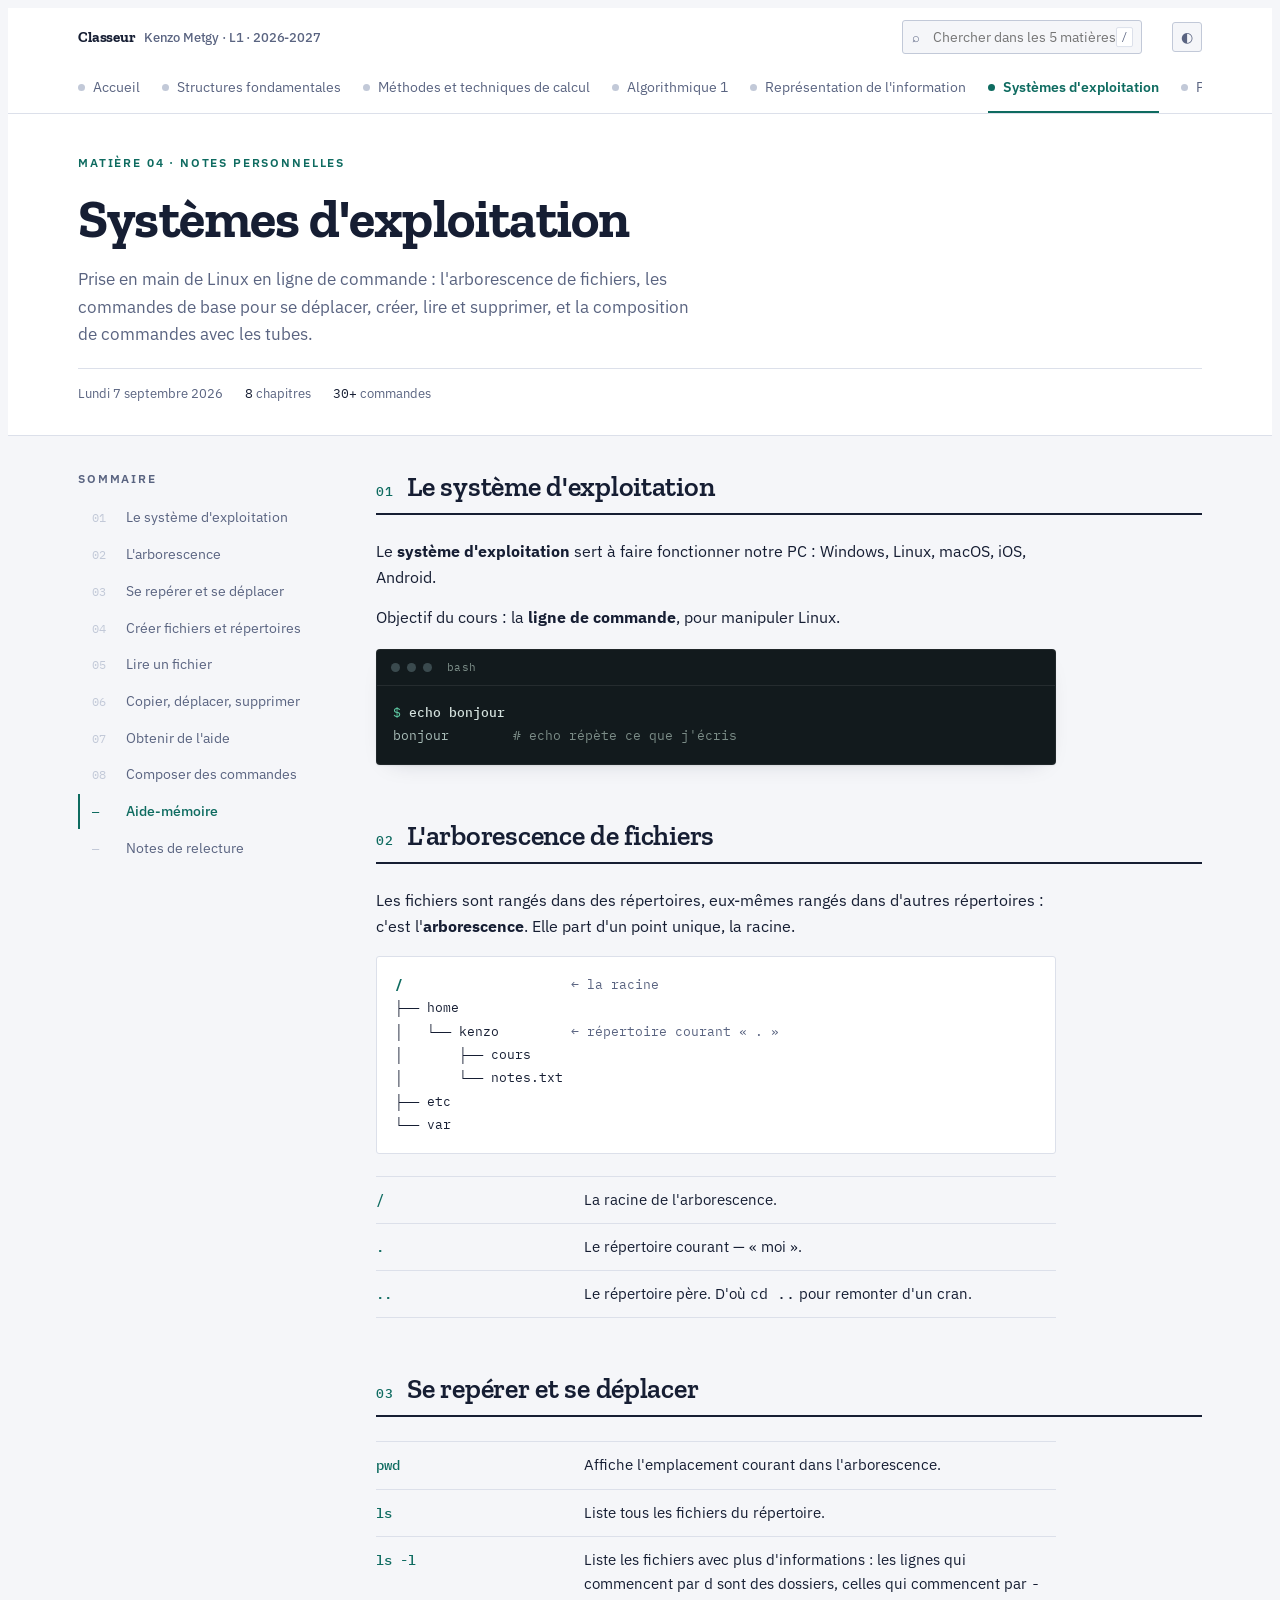
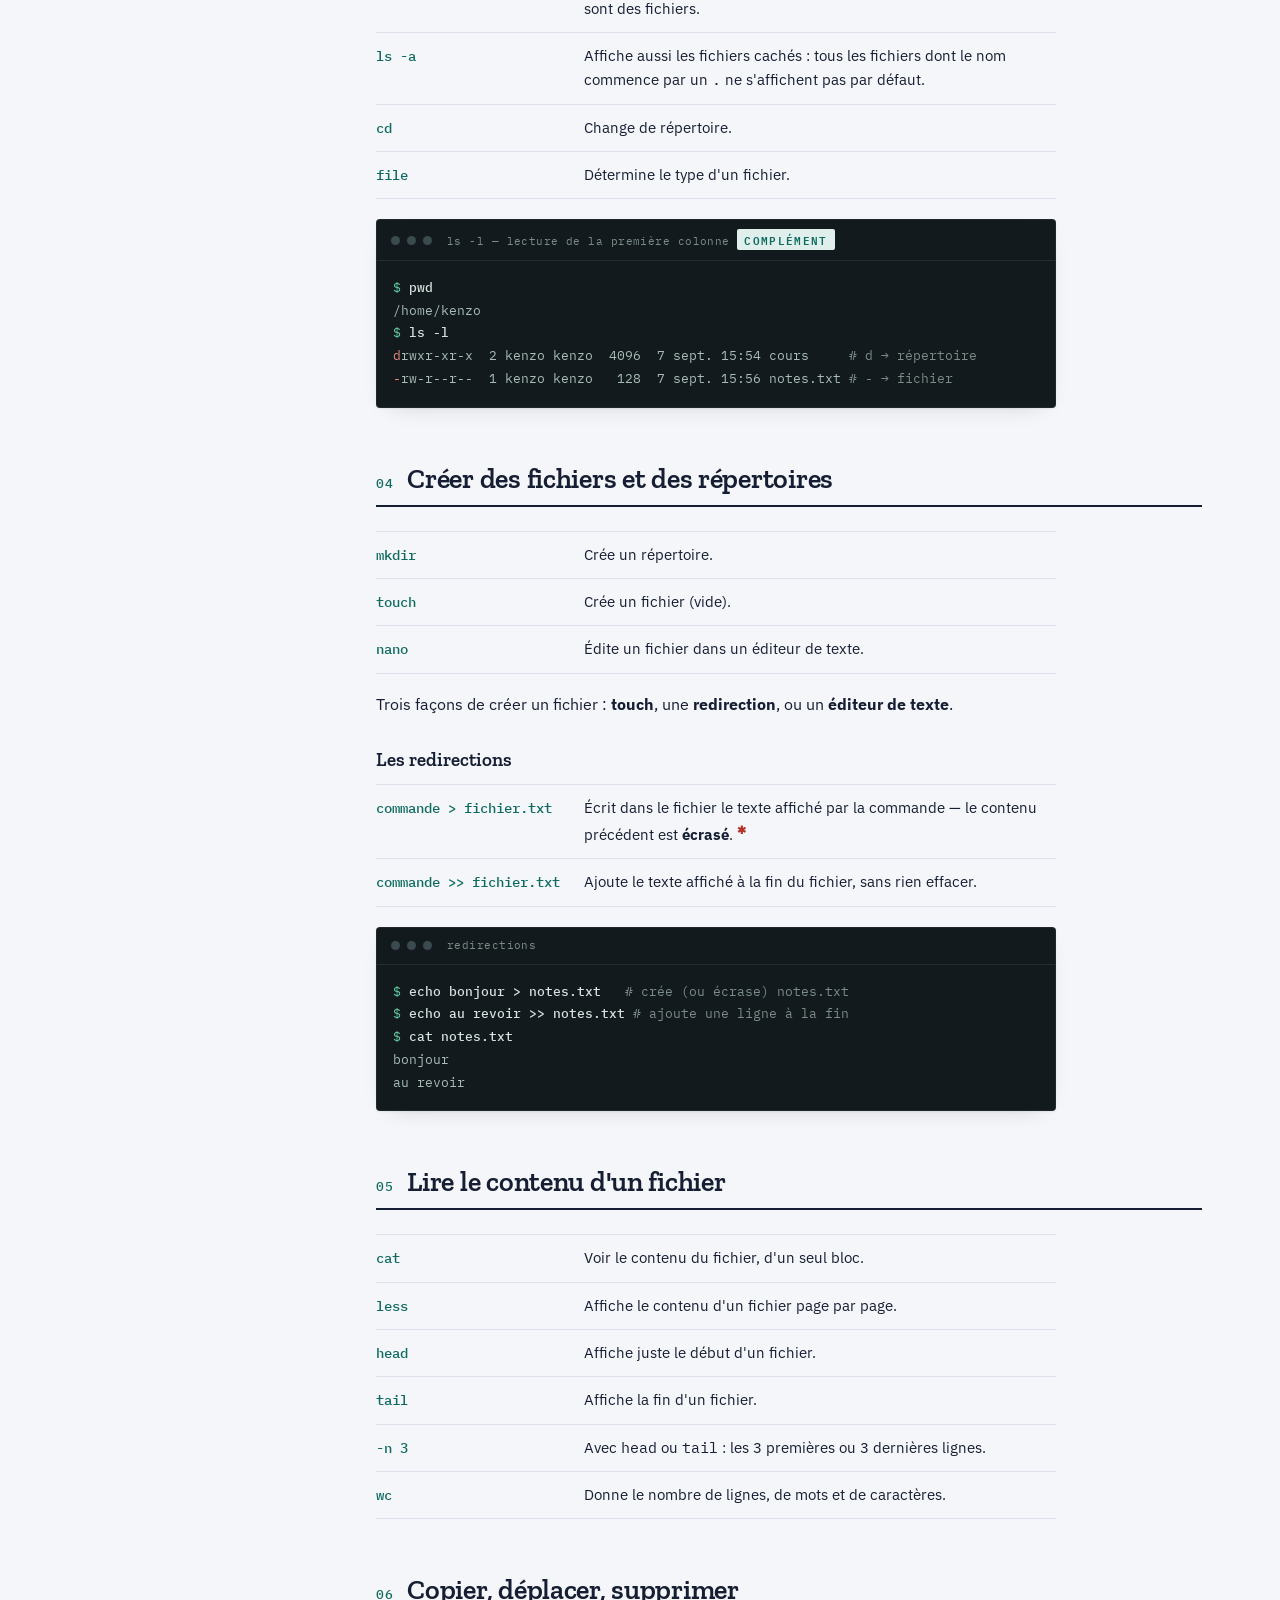
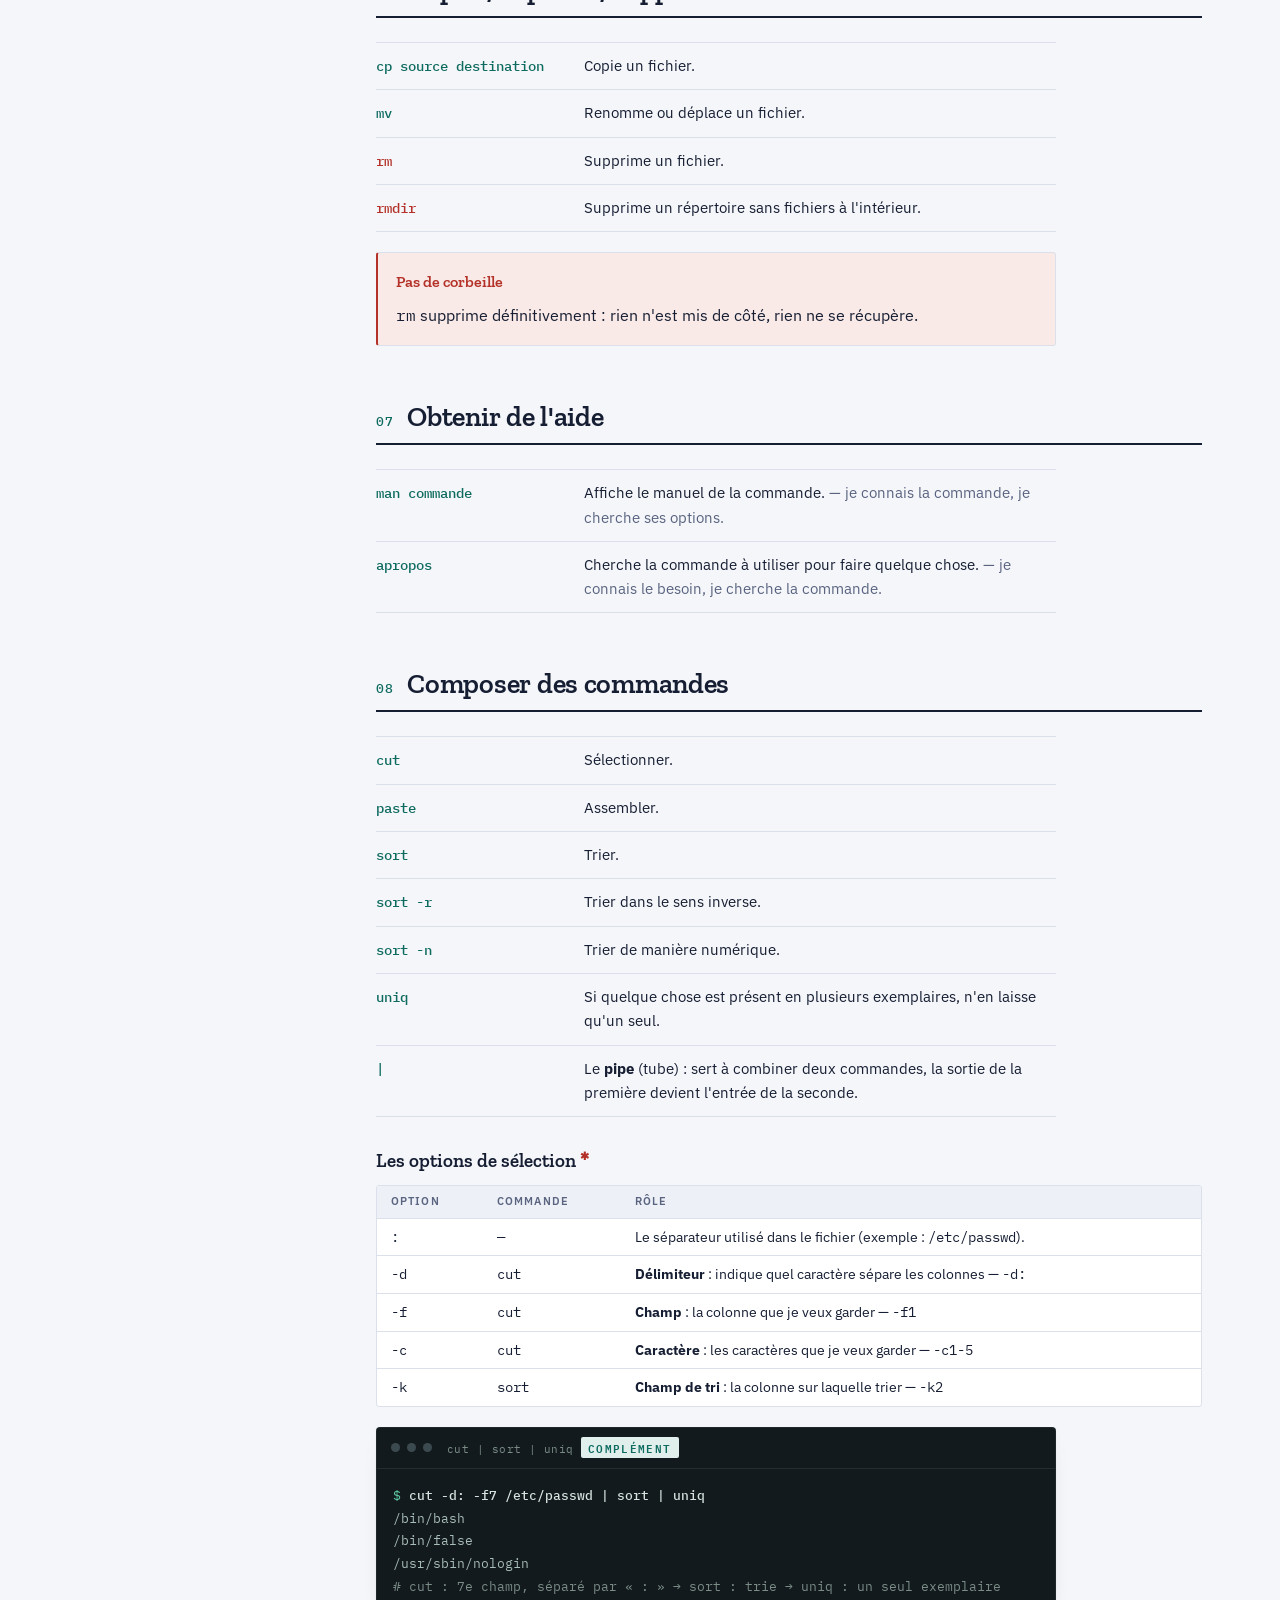
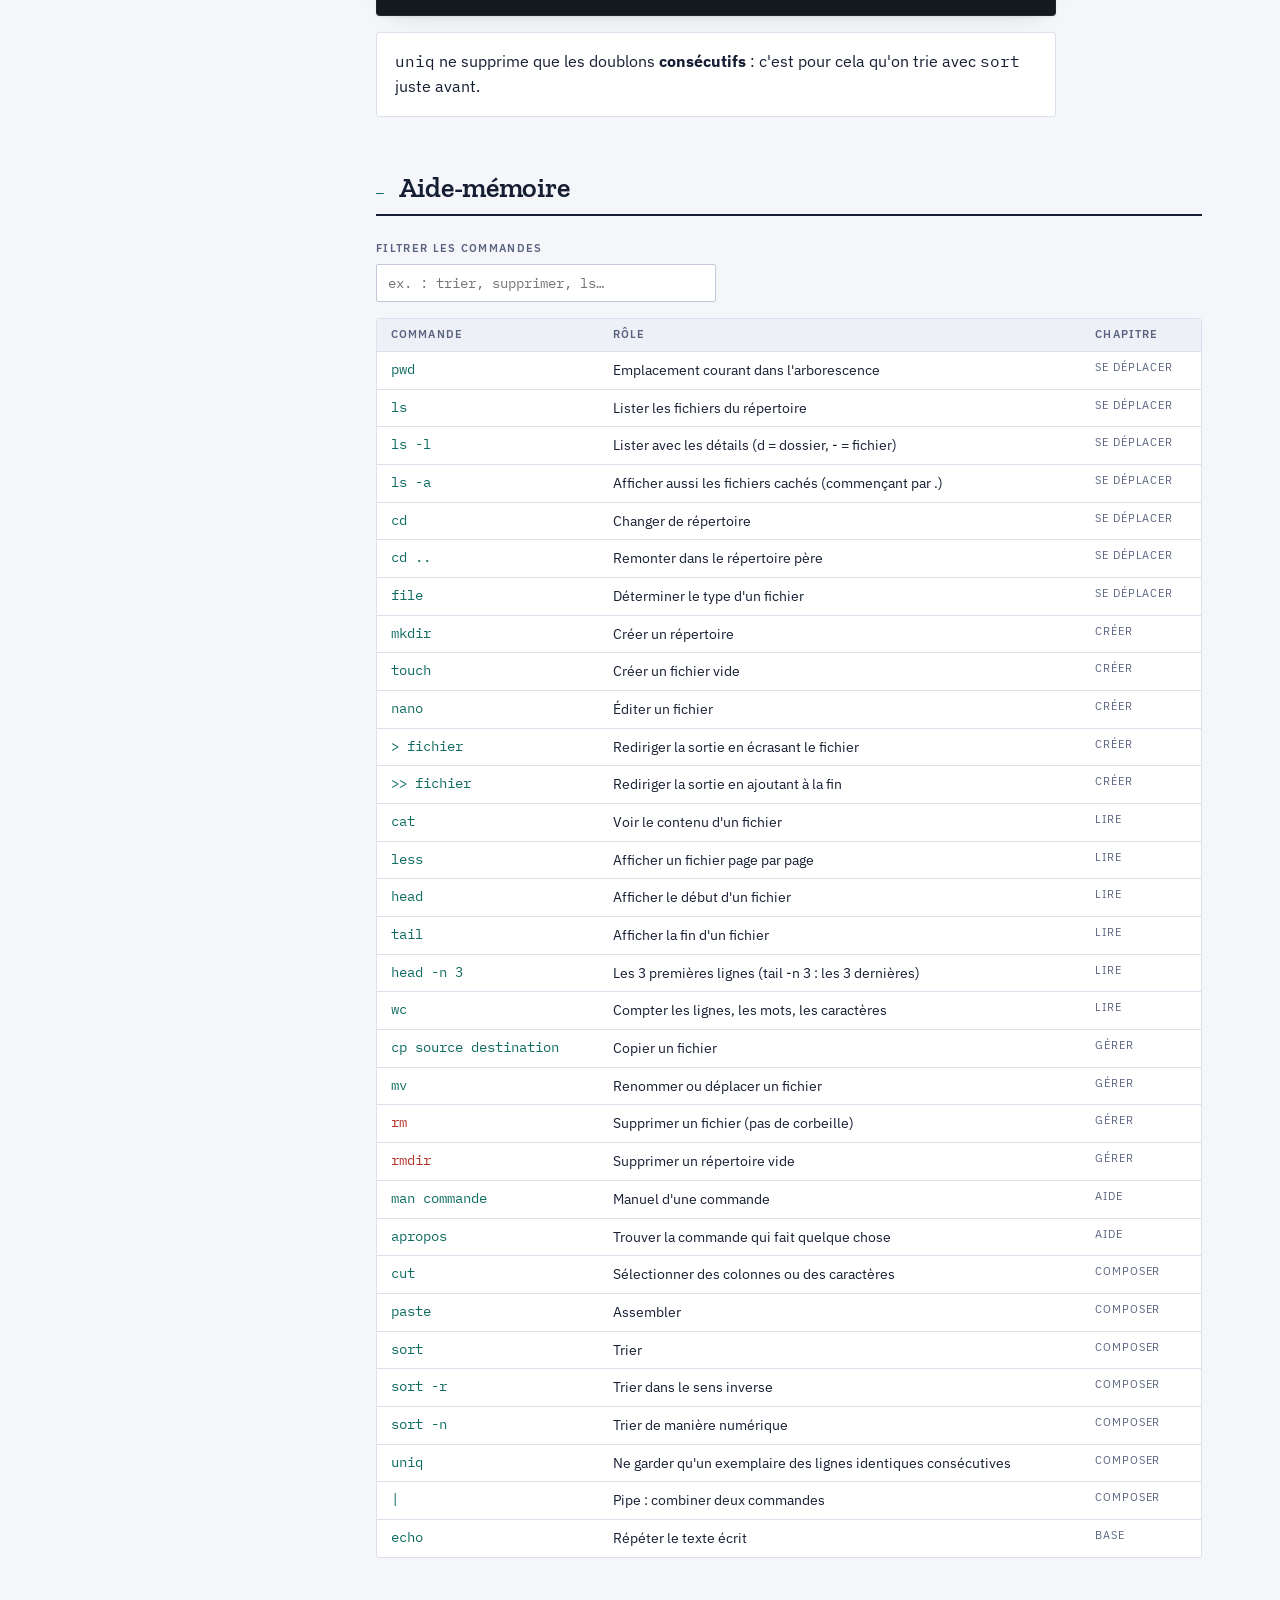
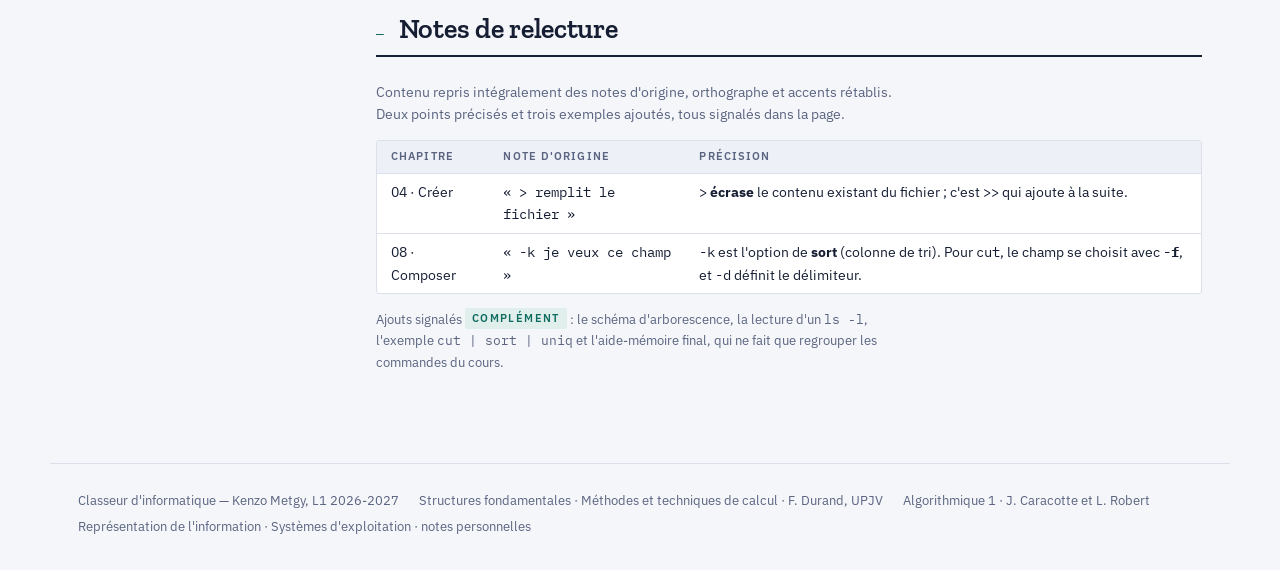
<file: systemes.html>
<!doctype html>
<html lang="fr">
<head>
<meta charset="utf-8">
<meta name="viewport" content="width=device-width, initial-scale=1">
<meta name="author" content="Kenzo Metgy">
<meta name="description" content="Linux en ligne de commande : arborescence, deplacement, creation, lecture, composition.">
<meta name="theme-color" content="#F5F6F9" media="(prefers-color-scheme: light)">
<meta name="theme-color" content="#111621" media="(prefers-color-scheme: dark)">
<title>Systèmes d'exploitation — Classeur L1</title>

<link rel="icon" href="icon.svg" type="image/svg+xml">
<link rel="manifest" href="manifest.webmanifest">

<script>
/* Applique le theme avant le premier rendu pour eviter le flash de couleurs. */
(function(){try{var t=localStorage.getItem('classeur-theme');if(t==='light'||t==='dark')document.documentElement.setAttribute('data-theme',t);}catch(e){}})();
</script>

<link rel="stylesheet" href="assets/css/tokens.css">
<link rel="stylesheet" href="assets/css/base.css">
<link rel="stylesheet" href="assets/css/components.css">
<link rel="stylesheet" href="assets/css/subject-03.css">
<link rel="stylesheet" href="assets/css/practice.css">
<link rel="stylesheet" href="assets/css/prompts.css">
<link rel="stylesheet" href="assets/css/print.css">

<!-- Les polices ne bloquent pas le premier rendu. -->
<link rel="preconnect" href="https://fonts.googleapis.com">
<link rel="preconnect" href="https://fonts.gstatic.com" crossorigin>
<link rel="stylesheet" media="print" onload="this.media='all'"
      href="https://fonts.googleapis.com/css2?family=Zilla+Slab:wght@500;600;700&family=IBM+Plex+Sans:wght@400;500;600&family=IBM+Plex+Mono:wght@400;500;600&display=swap">
<noscript><link rel="stylesheet" href="https://fonts.googleapis.com/css2?family=Zilla+Slab:wght@500;600;700&family=IBM+Plex+Sans:wght@400;500;600&family=IBM+Plex+Mono:wght@400;500;600&display=swap"></noscript>
</head>
<body>
<div class="topbar"><div class="topbar-inner">
<a href="index.html" class="brand">Classeur<span>Kenzo Metgy · L1 · 2026-2027</span></a>
<nav class="tabs" aria-label="Matières"><a href="index.html" class="tab tab-home"><span class="dot"></span>Accueil</a><a href="structures-fondamentales.html" class="tab tab-sf"><span class="dot"></span>Structures fondamentales</a><a href="methodes-calcul.html" class="tab tab-mtc"><span class="dot"></span>Méthodes et techniques de calcul</a><a href="algorithmique.html" class="tab tab-algo"><span class="dot"></span>Algorithmique 1</a><a href="information.html" class="tab tab-info"><span class="dot"></span>Représentation de l'information</a><a href="systemes.html" class="tab tab-os" aria-current="page"><span class="dot"></span>Systèmes d'exploitation</a><a href="prompts.html" class="tab tab-prompt"><span class="dot"></span>Prompts</a><a href="entrainement.html" class="tab tab-train"><span class="dot"></span>Entraînement</a></nav>
<div class="gsearch">
<span class="icon" aria-hidden="true">⌕</span>
<input id="gq" type="search" placeholder="Chercher dans les 5 matières…" autocomplete="off" spellcheck="false" aria-label="Chercher dans toutes les matières" aria-expanded="false" aria-controls="gres">
<kbd>/</kbd>
<div class="results" id="gres" role="listbox" hidden></div>
</div>
<button class="theme-btn" type="button" aria-label="Thème automatique" title="Thème automatique">◐</button>
</div></div>

<div class="course c-os"><header class="masthead"><div class="masthead-inner"><div class="eyebrow">Matière 04 · Notes personnelles</div><h1>Systèmes d'exploitation</h1><p class="lede">Prise en main de Linux en ligne de commande&nbsp;: l'arborescence de fichiers, les commandes de base pour se déplacer, créer, lire et supprimer, et la composition de commandes avec les tubes.</p><div class="meta"><span>Lundi 7 septembre 2026</span><span><span class="mono">8</span> chapitres</span><span><span class="mono">30+</span> commandes</span></div></div></header><div class="shell"><nav class="toc" aria-label="Sommaire du cours Systèmes d'exploitation"><div class="toc-label">Sommaire</div><ol><li><a href="#o-os"><span class="num">01</span><span>Le système d'exploitation</span></a></li><li><a href="#o-arbo"><span class="num">02</span><span>L'arborescence</span></a></li><li><a href="#o-deplacer"><span class="num">03</span><span>Se repérer et se déplacer</span></a></li><li><a href="#o-creer"><span class="num">04</span><span>Créer fichiers et répertoires</span></a></li><li><a href="#o-lire"><span class="num">05</span><span>Lire un fichier</span></a></li><li><a href="#o-gerer"><span class="num">06</span><span>Copier, déplacer, supprimer</span></a></li><li><a href="#o-aide"><span class="num">07</span><span>Obtenir de l'aide</span></a></li><li><a href="#o-composer"><span class="num">08</span><span>Composer des commandes</span></a></li><li><a href="#o-recap"><span class="num">—</span><span>Aide-mémoire</span></a></li><li><a href="#o-relecture"><span class="num">—</span><span>Notes de relecture</span></a></li></ol></nav><main><section id="o-os"><div class="sec-head"><span class="num">01</span><h2>Le système d'exploitation</h2></div><div class="body"><p>Le <strong>système d'exploitation</strong> sert à faire fonctionner notre PC&nbsp;: Windows, Linux, macOS, iOS, Android.</p><p>Objectif du cours&nbsp;: la <strong>ligne de commande</strong>, pour manipuler Linux.</p></div><div class="term" style="margin-top:18px"><div class="term-bar"><span class="dot"></span><span class="dot"></span><span class="dot"></span><span class="t">bash</span></div><pre><span class="p">$</span> <span class="cm">echo bonjour</span>
bonjour        <span class="hash"># echo répète ce que j'écris</span></pre></div></section><section id="o-arbo"><div class="sec-head"><span class="num">02</span><h2>L'arborescence de fichiers</h2></div><div class="body"><p>Les fichiers sont rangés dans des répertoires, eux-mêmes rangés dans d'autres répertoires&nbsp;: c'est l'<strong>arborescence</strong>. Elle part d'un point unique, la racine.</p></div><div class="tree" style="margin-top:16px"><pre><span class="root">/</span>                     <span class="cmt">← la racine</span>
├── home
│   └── kenzo         <span class="cmt">← répertoire courant «&nbsp;.&nbsp;»</span>
│       ├── cours
│       └── notes.txt
├── etc
└── var</pre></div><div class="cmds" style="margin-top:22px"><div class="cmd"><span class="c">/</span><span class="d">La racine de l'arborescence.</span></div><div class="cmd"><span class="c">.</span><span class="d">Le répertoire courant — «&nbsp;moi&nbsp;».</span></div><div class="cmd"><span class="c">..</span><span class="d">Le répertoire père. D'où <span class="mono">cd ..</span> pour remonter d'un cran.</span></div></div></section><section id="o-deplacer"><div class="sec-head"><span class="num">03</span><h2>Se repérer et se déplacer</h2></div><div class="cmds"><div class="cmd"><span class="c">pwd</span><span class="d">Affiche l'emplacement courant dans l'arborescence.</span></div><div class="cmd"><span class="c">ls</span><span class="d">Liste tous les fichiers du répertoire.</span></div><div class="cmd"><span class="c">ls -l</span><span class="d">Liste les fichiers avec plus d'informations&nbsp;: les lignes qui commencent par <span class="mono">d</span> sont des dossiers, celles qui commencent par <span class="mono">-</span> sont des fichiers.</span></div><div class="cmd"><span class="c">ls -a</span><span class="d">Affiche aussi les fichiers cachés&nbsp;: tous les fichiers dont le nom commence par un <span class="mono">.</span> ne s'affichent pas par défaut.</span></div><div class="cmd"><span class="c">cd</span><span class="d">Change de répertoire.</span></div><div class="cmd"><span class="c">file</span><span class="d">Détermine le type d'un fichier.</span></div></div><div class="term" style="margin-top:20px"><div class="term-bar"><span class="dot"></span><span class="dot"></span><span class="dot"></span><span class="t">ls -l — lecture de la première colonne <span class="tag add" style="vertical-align:0">complément</span></span></div><pre><span class="p">$</span> <span class="cm">pwd</span>
/home/kenzo
<span class="p">$</span> <span class="cm">ls -l</span>
<span class="w">d</span>rwxr-xr-x  2 kenzo kenzo  4096  7 sept. 15:54 cours     <span class="hash"># d → répertoire</span>
<span class="w">-</span>rw-r--r--  1 kenzo kenzo   128  7 sept. 15:56 notes.txt <span class="hash"># - → fichier</span></pre></div></section><section id="o-creer"><div class="sec-head"><span class="num">04</span><h2>Créer des fichiers et des répertoires</h2></div><div class="cmds"><div class="cmd"><span class="c">mkdir</span><span class="d">Crée un répertoire.</span></div><div class="cmd"><span class="c">touch</span><span class="d">Crée un fichier (vide).</span></div><div class="cmd"><span class="c">nano</span><span class="d">Édite un fichier dans un éditeur de texte.</span></div></div><p style="margin-top:18px;max-width:68ch">Trois façons de créer un fichier&nbsp;: <strong>touch</strong>, une <strong>redirection</strong>, ou un <strong>éditeur de texte</strong>.</p><h3>Les redirections</h3><div class="cmds"><div class="cmd"><span class="c">commande &gt; fichier.txt</span><span class="d">Écrit dans le fichier le texte affiché par la commande — le contenu précédent est <strong>écrasé</strong>. <sup class="fix">✱</sup></span></div><div class="cmd"><span class="c">commande &gt;&gt; fichier.txt</span><span class="d">Ajoute le texte affiché à la fin du fichier, sans rien effacer.</span></div></div><div class="term" style="margin-top:20px"><div class="term-bar"><span class="dot"></span><span class="dot"></span><span class="dot"></span><span class="t">redirections</span></div><pre><span class="p">$</span> <span class="cm">echo bonjour &gt; notes.txt</span>   <span class="hash"># crée (ou écrase) notes.txt</span>
<span class="p">$</span> <span class="cm">echo au revoir &gt;&gt; notes.txt</span> <span class="hash"># ajoute une ligne à la fin</span>
<span class="p">$</span> <span class="cm">cat notes.txt</span>
bonjour
au revoir</pre></div></section><section id="o-lire"><div class="sec-head"><span class="num">05</span><h2>Lire le contenu d'un fichier</h2></div><div class="cmds"><div class="cmd"><span class="c">cat</span><span class="d">Voir le contenu du fichier, d'un seul bloc.</span></div><div class="cmd"><span class="c">less</span><span class="d">Affiche le contenu d'un fichier page par page.</span></div><div class="cmd"><span class="c">head</span><span class="d">Affiche juste le début d'un fichier.</span></div><div class="cmd"><span class="c">tail</span><span class="d">Affiche la fin d'un fichier.</span></div><div class="cmd"><span class="c">-n 3</span><span class="d">Avec <span class="mono">head</span> ou <span class="mono">tail</span>&nbsp;: les 3 premières ou 3 dernières lignes.</span></div><div class="cmd"><span class="c">wc</span><span class="d">Donne le nombre de lignes, de mots et de caractères.</span></div></div></section><section id="o-gerer"><div class="sec-head"><span class="num">06</span><h2>Copier, déplacer, supprimer</h2></div><div class="cmds"><div class="cmd"><span class="c">cp source destination</span><span class="d">Copie un fichier.</span></div><div class="cmd"><span class="c">mv</span><span class="d">Renomme ou déplace un fichier.</span></div><div class="cmd danger"><span class="c">rm</span><span class="d">Supprime un fichier.</span></div><div class="cmd danger"><span class="c">rmdir</span><span class="d">Supprime un répertoire sans fichiers à l'intérieur.</span></div></div><div class="note warn" style="margin-top:20px"><span class="title">Pas de corbeille</span><p><span class="mono">rm</span> supprime définitivement&nbsp;: rien n'est mis de côté, rien ne se récupère.</p></div></section><section id="o-aide"><div class="sec-head"><span class="num">07</span><h2>Obtenir de l'aide</h2></div><div class="cmds"><div class="cmd"><span class="c">man commande</span><span class="d">Affiche le manuel de la commande. <em>— je connais la commande, je cherche ses options.</em></span></div><div class="cmd"><span class="c">apropos</span><span class="d">Cherche la commande à utiliser pour faire quelque chose. <em>— je connais le besoin, je cherche la commande.</em></span></div></div></section><section id="o-composer"><div class="sec-head"><span class="num">08</span><h2>Composer des commandes</h2></div><div class="cmds"><div class="cmd"><span class="c">cut</span><span class="d">Sélectionner.</span></div><div class="cmd"><span class="c">paste</span><span class="d">Assembler.</span></div><div class="cmd"><span class="c">sort</span><span class="d">Trier.</span></div><div class="cmd"><span class="c">sort -r</span><span class="d">Trier dans le sens inverse.</span></div><div class="cmd"><span class="c">sort -n</span><span class="d">Trier de manière numérique.</span></div><div class="cmd"><span class="c">uniq</span><span class="d">Si quelque chose est présent en plusieurs exemplaires, n'en laisse qu'un seul.</span></div><div class="cmd"><span class="c">|</span><span class="d">Le <strong>pipe</strong> (tube)&nbsp;: sert à combiner deux commandes, la sortie de la première devient l'entrée de la seconde.</span></div></div><h3>Les options de sélection <sup class="fix">✱</sup></h3><div class="tw"><table><thead><tr><th>Option</th><th>Commande</th><th>Rôle</th></tr></thead><tbody><tr><td class="mono">:</td><td class="mono">—</td><td>Le séparateur utilisé dans le fichier (exemple&nbsp;: <span class="mono">/etc/passwd</span>).</td></tr><tr><td class="mono">-d</td><td class="mono">cut</td><td><strong>Délimiteur</strong>&nbsp;: indique quel caractère sépare les colonnes — <span class="mono">-d:</span></td></tr><tr><td class="mono">-f</td><td class="mono">cut</td><td><strong>Champ</strong>&nbsp;: la colonne que je veux garder — <span class="mono">-f1</span></td></tr><tr><td class="mono">-c</td><td class="mono">cut</td><td><strong>Caractère</strong>&nbsp;: les caractères que je veux garder — <span class="mono">-c1-5</span></td></tr><tr><td class="mono">-k</td><td class="mono">sort</td><td><strong>Champ de tri</strong>&nbsp;: la colonne sur laquelle trier — <span class="mono">-k2</span></td></tr></tbody></table></div><div class="term" style="margin-top:20px"><div class="term-bar"><span class="dot"></span><span class="dot"></span><span class="dot"></span><span class="t">cut | sort | uniq <span class="tag add" style="vertical-align:0">complément</span></span></div><pre><span class="p">$</span> <span class="cm">cut -d: -f7 /etc/passwd | sort | uniq</span>
/bin/bash
/bin/false
/usr/sbin/nologin
<span class="hash"># cut : 7e champ, séparé par « : » → sort : trie → uniq : un seul exemplaire</span></pre></div><div class="note" style="margin-top:16px"><p><span class="mono">uniq</span> ne supprime que les doublons <strong>consécutifs</strong>&nbsp;: c'est pour cela qu'on trie avec <span class="mono">sort</span> juste avant.</p></div></section><section id="o-recap"><div class="sec-head"><span class="num">—</span><h2>Aide-mémoire</h2></div><div class="search"><label for="q">Filtrer les commandes</label><input id="q" type="search" placeholder="ex. : trier, supprimer, ls…" autocomplete="off" spellcheck="false"></div><div class="tw"><table id="recap"><thead><tr><th>Commande</th><th>Rôle</th><th>Chapitre</th></tr></thead><tbody><tr><td>pwd</td><td>Emplacement courant dans l'arborescence</td><td class="cat">Se déplacer</td></tr><tr><td>ls</td><td>Lister les fichiers du répertoire</td><td class="cat">Se déplacer</td></tr><tr><td>ls -l</td><td>Lister avec les détails (d = dossier, - = fichier)</td><td class="cat">Se déplacer</td></tr><tr><td>ls -a</td><td>Afficher aussi les fichiers cachés (commençant par .)</td><td class="cat">Se déplacer</td></tr><tr><td>cd</td><td>Changer de répertoire</td><td class="cat">Se déplacer</td></tr><tr><td>cd ..</td><td>Remonter dans le répertoire père</td><td class="cat">Se déplacer</td></tr><tr><td>file</td><td>Déterminer le type d'un fichier</td><td class="cat">Se déplacer</td></tr><tr><td>mkdir</td><td>Créer un répertoire</td><td class="cat">Créer</td></tr><tr><td>touch</td><td>Créer un fichier vide</td><td class="cat">Créer</td></tr><tr><td>nano</td><td>Éditer un fichier</td><td class="cat">Créer</td></tr><tr><td>&gt; fichier</td><td>Rediriger la sortie en écrasant le fichier</td><td class="cat">Créer</td></tr><tr><td>&gt;&gt; fichier</td><td>Rediriger la sortie en ajoutant à la fin</td><td class="cat">Créer</td></tr><tr><td>cat</td><td>Voir le contenu d'un fichier</td><td class="cat">Lire</td></tr><tr><td>less</td><td>Afficher un fichier page par page</td><td class="cat">Lire</td></tr><tr><td>head</td><td>Afficher le début d'un fichier</td><td class="cat">Lire</td></tr><tr><td>tail</td><td>Afficher la fin d'un fichier</td><td class="cat">Lire</td></tr><tr><td>head -n 3</td><td>Les 3 premières lignes (tail -n 3 : les 3 dernières)</td><td class="cat">Lire</td></tr><tr><td>wc</td><td>Compter les lignes, les mots, les caractères</td><td class="cat">Lire</td></tr><tr><td>cp source destination</td><td>Copier un fichier</td><td class="cat">Gérer</td></tr><tr><td>mv</td><td>Renommer ou déplacer un fichier</td><td class="cat">Gérer</td></tr><tr data-danger=""><td>rm</td><td>Supprimer un fichier (pas de corbeille)</td><td class="cat">Gérer</td></tr><tr data-danger=""><td>rmdir</td><td>Supprimer un répertoire vide</td><td class="cat">Gérer</td></tr><tr><td>man commande</td><td>Manuel d'une commande</td><td class="cat">Aide</td></tr><tr><td>apropos</td><td>Trouver la commande qui fait quelque chose</td><td class="cat">Aide</td></tr><tr><td>cut</td><td>Sélectionner des colonnes ou des caractères</td><td class="cat">Composer</td></tr><tr><td>paste</td><td>Assembler</td><td class="cat">Composer</td></tr><tr><td>sort</td><td>Trier</td><td class="cat">Composer</td></tr><tr><td>sort -r</td><td>Trier dans le sens inverse</td><td class="cat">Composer</td></tr><tr><td>sort -n</td><td>Trier de manière numérique</td><td class="cat">Composer</td></tr><tr><td>uniq</td><td>Ne garder qu'un exemplaire des lignes identiques consécutives</td><td class="cat">Composer</td></tr><tr><td>|</td><td>Pipe : combiner deux commandes</td><td class="cat">Composer</td></tr><tr><td>echo</td><td>Répéter le texte écrit</td><td class="cat">Base</td></tr></tbody></table><p class="empty" id="empty" hidden="32">0 &gt;Aucune commande ne correspond.</p></div></section><section id="o-relecture"><div class="sec-head"><span class="num">—</span><h2>Notes de relecture</h2></div><div class="body"><p style="color:var(--ink-soft);font-size:14px">Contenu repris intégralement des notes d'origine, orthographe et accents rétablis. Deux points précisés et trois exemples ajoutés, tous signalés dans la page.</p></div><div class="tw" style="margin-top:14px"><table><thead><tr><th>Chapitre</th><th>Note d'origine</th><th>Précision</th></tr></thead><tbody><tr><td>04 · Créer</td><td class="mono">« &gt; remplit le fichier »</td><td><span class="mono">&gt;</span> <strong>écrase</strong> le contenu existant du fichier&nbsp;; c'est <span class="mono">&gt;&gt;</span> qui ajoute à la suite.</td></tr><tr><td>08 · Composer</td><td class="mono">« -k je veux ce champ »</td><td><span class="mono">-k</span> est l'option de <strong>sort</strong> (colonne de tri). Pour <span class="mono">cut</span>, le champ se choisit avec <strong><span class="mono">-f</span></strong>, et <span class="mono">-d</span> définit le délimiteur.</td></tr></tbody></table></div><p style="font-size:13px;color:var(--ink-soft);margin-top:14px;max-width:68ch">Ajouts signalés <span class="tag add">complément</span>&nbsp;: le schéma d'arborescence, la lecture d'un <span class="mono">ls -l</span>, l'exemple <span class="mono">cut | sort | uniq</span> et l'aide-mémoire final, qui ne fait que regrouper les commandes du cours.</p></section></main></div></div>

<footer>
<span>Classeur d'informatique — Kenzo Metgy, L1 2026-2027</span>
<span>Structures fondamentales · Méthodes et techniques de calcul · F. Durand, UPJV</span>
<span>Algorithmique 1 · J. Caracotte et L. Robert</span>
<span>Représentation de l'information · Systèmes d'exploitation · notes personnelles</span>
</footer>

<script src="assets/js/app.js" defer></script>

</body>
</html>
</file>
<file: assets/css/tokens.css>
/* ================= tokens ================= */
:root{
  --paper:#F5F6F9;
  --surface:#FFFFFF;
  --surface-2:#EDF0F6;
  --ink:#161E33;
  --ink-soft:#5A6481;
  --rule:#DCE0EA;
  --rule-strong:#C2C9D8;
  --violet:#5B3E9E;  --violet-ink:#5B3E9E;  --violet-soft:#EBE6F8;
  --ochre:#8A5A12;   --ochre-ink:#8A5A12;   --ochre-soft:#F6ECDC;
  --blue:#26469F;    --blue-ink:#26469F;    --blue-soft:#E7ECFA;
  --teal:#0E6B60;    --teal-ink:#0E6B60;    --teal-soft:#E0EFEC;
  --rose:#9C3A72;    --rose-ink:#9C3A72;    --rose-soft:#F7E7F0;
  --red:#B33128;     --red-soft:#FAEAE7;
  --shadow:0 1px 2px rgba(22,30,51,.06), 0 8px 24px -16px rgba(22,30,51,.28);
  --grid:rgba(38,70,159,.09);
  --term-bg:#121A1D; --term-fg:#D5E2DE; --term-dim:#7B8C87;
  --term-prompt:#5FCBA4; --term-out:#A9BDB8; --term-warn:#E8897C;
  --accent:var(--ink); --accent-ink:var(--ink); --accent-soft:var(--surface-2);
}
@media (prefers-color-scheme: dark){
  :root:not([data-theme="light"]){
    --paper:#111621;
    --surface:#171E2C;
    --surface-2:#1D2536;
    --ink:#E3E8F3;
    --ink-soft:#98A2BA;
    --rule:#2A3348;
    --rule-strong:#3A4560;
    --violet:#AF9AF0; --violet-ink:#BEACF5; --violet-soft:#241E3D;
    --ochre:#D9A54A;  --ochre-ink:#E3B466;  --ochre-soft:#332715;
    --blue:#8FA9F3;   --blue-ink:#A8BCF7;   --blue-soft:#1B2540;
    --teal:#4EBFAF;   --teal-ink:#63CDBC;   --teal-soft:#14322F;
    --rose:#E79BC6;   --rose-ink:#EDACD1;   --rose-soft:#331F2C;
    --red:#E89184;    --red-soft:#33211F;
    --shadow:0 1px 2px rgba(0,0,0,.4), 0 8px 24px -16px rgba(0,0,0,.8);
    --grid:rgba(143,169,243,.12);
  }
}
:root[data-theme="dark"]{
  --paper:#111621;
  --surface:#171E2C;
  --surface-2:#1D2536;
  --ink:#E3E8F3;
  --ink-soft:#98A2BA;
  --rule:#2A3348;
  --rule-strong:#3A4560;
  --violet:#AF9AF0; --violet-ink:#BEACF5; --violet-soft:#241E3D;
  --ochre:#D9A54A;  --ochre-ink:#E3B466;  --ochre-soft:#332715;
  --blue:#8FA9F3;   --blue-ink:#A8BCF7;   --blue-soft:#1B2540;
  --teal:#4EBFAF;   --teal-ink:#63CDBC;   --teal-soft:#14322F;
  --rose:#E79BC6;   --rose-ink:#EDACD1;   --rose-soft:#331F2C;
  --red:#E89184;    --red-soft:#33211F;
  --shadow:0 1px 2px rgba(0,0,0,.4), 0 8px 24px -16px rgba(0,0,0,.8);
  --grid:rgba(143,169,243,.12);
}
.c-sf{--accent:var(--violet);--accent-ink:var(--violet-ink);--accent-soft:var(--violet-soft)}
.c-algo{--accent:var(--ochre);--accent-ink:var(--ochre-ink);--accent-soft:var(--ochre-soft)}
.c-info{--accent:var(--blue);--accent-ink:var(--blue-ink);--accent-soft:var(--blue-soft)}
.c-os{--accent:var(--teal);--accent-ink:var(--teal-ink);--accent-soft:var(--teal-soft)}
.c-mtc{--accent:var(--rose);--accent-ink:var(--rose-ink);--accent-soft:var(--rose-soft)}
</file>
<file: assets/css/base.css>
*{box-sizing:border-box}
body{
  background:var(--paper);color:var(--ink);
  font-family:"IBM Plex Sans","Segoe UI",Helvetica,Arial,sans-serif;
  font-size:16px;line-height:1.62;-webkit-font-smoothing:antialiased;
}
h1,h2,h3,h4{font-family:"Zilla Slab",Georgia,serif;text-wrap:balance;margin:0;line-height:1.18}
p{margin:0}
a{color:var(--accent-ink)}
code,.mono{font-family:"IBM Plex Mono",ui-monospace,Menlo,Consolas,monospace;font-variant-numeric:tabular-nums}

/* ================= barre de navigation ================= */
.topbar{position:sticky;top:0;z-index:30;background:var(--surface);border-bottom:1px solid var(--rule)}
.topbar-inner{max-width:1180px;margin:0 auto;padding:12px 28px 0;display:flex;align-items:center;gap:14px 20px;flex-wrap:wrap}
.brand{font-family:"Zilla Slab",serif;font-weight:700;font-size:15px;letter-spacing:-.01em;white-space:nowrap;background:none;border:0;padding:0;color:var(--ink);cursor:pointer}
.brand span{color:var(--ink-soft);font-weight:500;font-family:"IBM Plex Sans",sans-serif;font-size:12.5px;margin-left:8px}
.brand:focus-visible{outline:2px solid var(--ink);outline-offset:2px;border-radius:2px}
@media (max-width:560px){.brand span{display:none}}
.tabs{display:flex;gap:0;order:3;flex:0 0 100%;min-width:0;overflow-x:auto;scrollbar-width:none;margin-top:8px}
.tabs::-webkit-scrollbar{display:none}
.tab{appearance:none;border:0;background:none;cursor:pointer;font-family:"IBM Plex Sans",sans-serif;font-size:14px;color:var(--ink-soft);padding:0 0 12px;margin-right:22px;border-bottom:2px solid transparent;display:flex;align-items:center;gap:8px;white-space:nowrap}
.tab .dot{width:7px;height:7px;border-radius:50%;background:var(--rule-strong)}
.tab-home{--tabc:var(--ink)}
.tab-sf{--tabc:var(--violet-ink)}
.tab-algo{--tabc:var(--ochre-ink)}
.tab-info{--tabc:var(--blue-ink)}
.tab-os{--tabc:var(--teal-ink)}
.tab-mtc{--tabc:var(--rose-ink)}
.tab:hover{color:var(--ink)}
.tab[aria-selected="true"]{color:var(--tabc);border-bottom-color:var(--tabc);font-weight:600}
.tab[aria-selected="true"] .dot{background:var(--tabc)}
.tab:focus-visible{outline:2px solid var(--ink);outline-offset:2px;border-radius:2px}


.gsearch{position:relative;flex:0 0 auto;width:240px;margin-left:auto}
@media (max-width:560px){.gsearch{flex:1 1 auto;width:auto;min-width:140px}}
.gsearch input{width:100%;font-family:"IBM Plex Sans",sans-serif;font-size:13.5px;padding:7px 10px 7px 30px;border:1px solid var(--rule-strong);border-radius:3px;background:var(--paper);color:var(--ink)}
.gsearch input:focus-visible{outline:2px solid var(--ink);outline-offset:-1px}
.gsearch .icon{position:absolute;left:10px;top:50%;transform:translateY(-50%);color:var(--ink-soft);font-size:13px;pointer-events:none;line-height:1}
.gsearch kbd{position:absolute;right:9px;top:50%;transform:translateY(-50%);font-family:"IBM Plex Mono",monospace;font-size:11px;color:var(--ink-soft);border:1px solid var(--rule);border-radius:2px;padding:0 4px;pointer-events:none}
.results{position:absolute;top:calc(100% + 6px);right:0;width:min(460px,88vw);max-height:64vh;overflow:auto;background:var(--surface);border:1px solid var(--rule-strong);border-radius:4px;box-shadow:var(--shadow);padding:6px;z-index:40}
.results button{display:grid;grid-template-columns:1fr auto;gap:12px;align-items:center;width:100%;text-align:left;background:none;border:0;cursor:pointer;padding:8px 10px;border-radius:3px;color:var(--ink);font-family:"IBM Plex Sans",sans-serif;font-size:14px}
.results button:hover,.results button.on{background:var(--surface-2)}
.results .lab .k{font-family:"IBM Plex Mono",monospace;font-size:13px}
.results .lab .sub{display:block;font-size:12px;color:var(--ink-soft);margin-top:1px}
.results .badge{font-size:10px;letter-spacing:.1em;text-transform:uppercase;font-weight:600;padding:2px 7px;border-radius:2px;white-space:nowrap}
.badge.sf{background:var(--violet-soft);color:var(--violet-ink)}
.badge.algo{background:var(--ochre-soft);color:var(--ochre-ink)}
.badge.info{background:var(--blue-soft);color:var(--blue-ink)}
.badge.os{background:var(--teal-soft);color:var(--teal-ink)}
.badge.mtc{background:var(--rose-soft);color:var(--rose-ink)}
.results .none{padding:12px 10px;font-size:13.5px;color:var(--ink-soft)}

/* ================= masthead ================= */
.masthead{border-bottom:1px solid var(--rule);background:var(--surface)}
.c-info .masthead{background:repeating-linear-gradient(to right, var(--grid) 0 1px, transparent 1px 28px),repeating-linear-gradient(to bottom, var(--grid) 0 1px, transparent 1px 28px),var(--surface)}
.masthead-inner{max-width:1180px;margin:0 auto;padding:40px 28px 32px;display:flex;flex-direction:column;gap:15px}
.eyebrow{font-size:11.5px;letter-spacing:.16em;text-transform:uppercase;font-weight:600;color:var(--accent-ink)}
.masthead h1{font-size:clamp(32px,5.5vw,54px);font-weight:700;letter-spacing:-.015em}
.lede{max-width:62ch;color:var(--ink-soft);font-size:17px}
.meta{display:flex;flex-wrap:wrap;gap:8px 22px;align-items:center;font-size:12.5px;color:var(--ink-soft);border-top:1px solid var(--rule);padding-top:14px;margin-top:4px}
.meta .mono{color:var(--ink)}

/* ================= shell ================= */
.shell{max-width:1180px;margin:0 auto;padding:0 28px 90px;display:grid;grid-template-columns:246px minmax(0,1fr);gap:52px;align-items:start}
@media (max-width:900px){.shell{grid-template-columns:1fr;gap:24px;padding-bottom:60px}}
.shell.wide{grid-template-columns:minmax(0,1fr)}
nav.toc{position:sticky;top:84px;padding:34px 0;max-height:calc(100vh - 84px);overflow:auto}
@media (max-width:900px){nav.toc{position:static;max-height:none;padding:22px 0 0}}
nav.toc .toc-label{font-size:11.5px;letter-spacing:.16em;text-transform:uppercase;font-weight:600;color:var(--ink-soft);margin:0 0 12px}
nav.toc .toc-label + .toc-label,nav.toc ol + .toc-label{margin-top:22px;padding-top:16px;border-top:1px solid var(--rule)}
nav.toc ol{list-style:none;margin:0;padding:0;display:flex;flex-direction:column;gap:2px}
nav.toc a{display:grid;grid-template-columns:26px 1fr;gap:8px;align-items:baseline;text-decoration:none;color:var(--ink-soft);font-size:14px;padding:6px 8px 6px 12px;border-left:2px solid transparent;transition:color .15s,border-color .15s}
nav.toc a .num{font-family:"IBM Plex Mono",monospace;font-size:11.5px;color:var(--rule-strong)}
nav.toc a:hover{color:var(--ink)}
nav.toc a.active{color:var(--accent-ink);border-left-color:var(--accent);font-weight:500}
nav.toc a.active .num{color:var(--accent-ink)}
nav.toc a:focus-visible{outline:2px solid var(--accent);outline-offset:2px;border-radius:2px}

main{padding:34px 0 0;min-width:0}
section{scroll-margin-top:104px}
section + section{margin-top:54px}
.sec-head{display:flex;align-items:baseline;gap:14px;border-bottom:2px solid var(--ink);padding-bottom:10px;margin-bottom:24px;flex-wrap:wrap}
.sec-head .num{font-family:"IBM Plex Mono",monospace;font-size:13px;color:var(--accent-ink);font-weight:500;letter-spacing:.05em}
.sec-head h2{font-size:clamp(21px,3.2vw,28px);font-weight:600;letter-spacing:-.01em}
h3{font-size:19px;font-weight:600;margin:32px 0 12px}
h4{font-size:15.5px;font-weight:600;margin:22px 0 8px;font-family:"IBM Plex Sans",sans-serif}
.body{display:flex;flex-direction:column;gap:14px;max-width:68ch}
.body p{max-width:68ch}
@keyframes flash{from{background:var(--accent-soft)}to{background:transparent}}
.flash{animation:flash 1.4s ease-out}
@media (prefers-reduced-motion:reduce){.flash{animation:none}}

/* ================= accueil ================= */
.hero{border-bottom:1px solid var(--rule);background:var(--surface)}
.hero-inner{max-width:1180px;margin:0 auto;padding:52px 28px 40px;display:flex;flex-direction:column;gap:16px}
.hero h1{font-size:clamp(34px,6vw,56px);font-weight:700;letter-spacing:-.02em}
.mat-grid{display:grid;grid-template-columns:repeat(auto-fit,minmax(250px,1fr));gap:16px}
.mat-card{text-align:left;background:var(--surface);border:1px solid var(--rule);border-radius:4px;padding:0;cursor:pointer;display:flex;flex-direction:column;overflow:hidden;font-family:inherit;color:var(--ink);transition:border-color .15s,transform .15s}
.mat-card:hover{border-color:var(--rule-strong)}
.mat-card:focus-visible{outline:2px solid var(--accent);outline-offset:2px}
.mat-card .bar{height:3px;background:var(--accent)}
.mat-card .in{padding:18px 20px 20px;display:flex;flex-direction:column;gap:9px;height:100%}
.mat-card .k{font-size:11px;letter-spacing:.14em;text-transform:uppercase;font-weight:600;color:var(--accent-ink)}
.mat-card h3{font-family:"Zilla Slab",serif;font-size:20px;margin:0;font-weight:600}
.mat-card p{font-size:14px;color:var(--ink-soft)}
.mat-card .facts{margin-top:auto;padding-top:12px;border-top:1px solid var(--rule);display:flex;flex-wrap:wrap;gap:4px 14px;font-size:12px;color:var(--ink-soft);font-family:"IBM Plex Mono",monospace}
.kpis{display:grid;grid-template-columns:repeat(auto-fit,minmax(150px,1fr));gap:0;border:1px solid var(--rule);border-radius:4px;background:var(--surface);overflow:hidden}
.kpi{padding:16px 20px;border-right:1px solid var(--rule);display:flex;flex-direction:column;gap:2px}
.kpi:last-child{border-right:none}
.kpi .v{font-family:"Zilla Slab",serif;font-size:28px;font-weight:600;line-height:1.1;font-variant-numeric:tabular-nums}
.kpi .k{font-size:11.5px;letter-spacing:.1em;text-transform:uppercase;color:var(--ink-soft);font-weight:600}

/* ================= onglet actif (routing) ================= */
/* Les onglets sont des liens : l'etat courant passe par aria-current. */
.topbar-inner > .brand{text-decoration:none;display:inline-block}
.tab{text-decoration:none}
.tab[aria-current="page"]{color:var(--tabc);border-bottom-color:var(--tabc);font-weight:600}
.tab[aria-current="page"] .dot{background:var(--tabc)}

/* ================= bouton de theme ================= */
.theme-btn{
  flex:0 0 auto;margin-left:10px;align-self:center;
  width:30px;height:30px;display:flex;align-items:center;justify-content:center;
  border:1px solid var(--rule-strong);border-radius:3px;background:var(--paper);
  color:var(--ink-soft);font-size:14px;line-height:1;cursor:pointer;
}
.theme-btn:hover{color:var(--ink);border-color:var(--ink-soft)}
.theme-btn:focus-visible{outline:2px solid var(--ink);outline-offset:2px}

/* ================= cartes de l'accueil en liens ================= */
a.mat-card{text-decoration:none;color:var(--ink)}
a.mat-card h3{color:var(--ink)}
</file>
<file: assets/css/components.css>
/* ================= histogramme ================= */
.hist{display:flex;flex-direction:column;gap:3px;max-width:64ch}
.hist .row{display:grid;grid-template-columns:64px minmax(0,1fr) 42px;gap:10px;align-items:center;font-size:13px}
.hist .lab{font-family:"IBM Plex Mono",monospace;font-size:12px;color:var(--ink-soft);text-align:right;font-variant-numeric:tabular-nums}
.hist .track{background:var(--surface-2);border-radius:2px;height:17px;position:relative;overflow:hidden}
.hist .bar{display:block;height:100%;background:var(--violet);border-radius:0 3px 3px 0;min-width:2px}
.hist .n{font-family:"IBM Plex Mono",monospace;font-size:12.5px;color:var(--ink);font-variant-numeric:tabular-nums}
.hist .cut{display:grid;grid-template-columns:64px minmax(0,1fr) 42px;gap:10px;align-items:center;margin:5px 0}
.hist .cut .line{border-top:1px dashed var(--red);position:relative}
.hist .cut .tagline{font-size:11px;color:var(--red);font-weight:600;letter-spacing:.06em;text-transform:uppercase;grid-column:1;text-align:right}

/* ================= définitions / encadrés ================= */
.def{border-left:2px solid var(--accent);padding:2px 0 2px 16px;max-width:68ch}
.def dt{font-family:"Zilla Slab",serif;font-weight:600;font-size:17px;color:var(--accent-ink)}
.def dd{margin:2px 0 0}
.deflist{display:flex;flex-direction:column;gap:18px;margin:0}
.note{background:var(--surface);border:1px solid var(--rule);border-radius:3px;padding:16px 18px;max-width:68ch;display:flex;flex-direction:column;gap:8px}
.note.plan{background:var(--accent-soft);border-color:transparent}
.note.plan ol{margin:0;padding-left:20px;display:flex;flex-direction:column;gap:4px}
.note.warn{border-left:2px solid var(--red);background:var(--red-soft)}
.note.method{border-left:2px solid var(--accent)}
.note .title{font-family:"Zilla Slab",serif;font-weight:600;font-size:16px}
.note.warn .title{color:var(--red)}
.note.method .title{color:var(--accent-ink)}
.note ul{margin:0;padding-left:20px;display:flex;flex-direction:column;gap:5px}
.tag{display:inline-block;font-size:10.5px;letter-spacing:.13em;text-transform:uppercase;font-weight:600;padding:2px 7px;border-radius:2px;background:var(--surface-2);color:var(--ink-soft);vertical-align:2px}
.tag.fix{background:var(--red-soft);color:var(--red)}
.tag.add{background:var(--accent-soft);color:var(--accent-ink)}
.tag.hot{background:var(--red-soft);color:var(--red)}

/* ================= formules ================= */
.f{display:block;font-family:"IBM Plex Mono",monospace;font-size:14.5px;background:var(--surface);border:1px solid var(--rule);border-radius:3px;padding:12px 16px;max-width:68ch;overflow-x:auto;line-height:1.8;white-space:pre-wrap}
.f.center{text-align:center}
.fi{font-family:"IBM Plex Mono",monospace;font-size:.94em;background:var(--surface-2);padding:1px 5px;border-radius:2px}

/* ================= exemples ================= */
.ex{border:1px solid var(--rule);border-radius:3px;background:var(--surface);box-shadow:var(--shadow);overflow:hidden;max-width:68ch}
.ex-head{font-size:11.5px;letter-spacing:.13em;text-transform:uppercase;font-weight:600;color:var(--ink-soft);padding:10px 18px;border-bottom:1px solid var(--rule);background:var(--surface-2);display:flex;justify-content:space-between;gap:12px;align-items:center}
.ex-body{padding:16px 18px;overflow-x:auto}
.ex-body .mono{font-size:14px;white-space:pre;display:block;line-height:1.85}
.ex-body p + p{margin-top:10px}
.res{color:var(--accent-ink);font-weight:600}
.bad{color:var(--red);font-weight:600}

/* ================= étapes ================= */
ol.steps{counter-reset:s;list-style:none;margin:0;padding:0;display:flex;flex-direction:column;gap:10px;max-width:68ch}
ol.steps li{counter-increment:s;display:grid;grid-template-columns:24px 1fr;gap:12px;align-items:baseline}
ol.steps li::before{content:counter(s);font-family:"IBM Plex Mono",monospace;font-size:11.5px;font-weight:600;color:var(--accent-ink);background:var(--accent-soft);border-radius:2px;text-align:center;padding:2px 0}

/* ================= tableaux ================= */
.tw{overflow-x:auto;max-width:100%;border:1px solid var(--rule);border-radius:3px;background:var(--surface)}
table{border-collapse:collapse;width:100%;font-size:14px}
th,td{padding:7px 14px;text-align:left;border-bottom:1px solid var(--rule);vertical-align:top}
thead th{font-size:11px;letter-spacing:.1em;text-transform:uppercase;color:var(--ink-soft);font-weight:600;background:var(--surface-2);white-space:nowrap}
tbody tr:last-child td{border-bottom:none}
td.mono,th.mono{font-variant-numeric:tabular-nums}
.compact td,.compact th{padding:5px 12px}
table.truth td,table.truth th{text-align:center;font-family:"IBM Plex Mono",monospace}
table.truth td:first-child,table.truth th:first-child{text-align:left}

/* ================= TD / annales ================= */
.docmeta{display:flex;flex-wrap:wrap;gap:6px 10px;margin-bottom:18px}
.pill{font-size:11.5px;font-weight:600;letter-spacing:.04em;padding:3px 9px;border-radius:999px;background:var(--surface-2);color:var(--ink-soft);white-space:nowrap}
.pill.on{background:var(--accent-soft);color:var(--accent-ink)}
.exos{display:flex;flex-direction:column;max-width:68ch;border-top:1px solid var(--rule)}
.exo{display:grid;grid-template-columns:46px 1fr;gap:14px;padding:12px 0;border-bottom:1px solid var(--rule)}
.exo .n{font-family:"IBM Plex Mono",monospace;font-size:12.5px;color:var(--accent-ink);font-weight:600;padding-top:2px}
.exo .c{display:flex;flex-direction:column;gap:7px;min-width:0}
.exo .t{font-weight:500}
.exo .sub{font-size:14px;color:var(--ink-soft)}
.exo .mono{font-size:13.5px}
@media (max-width:620px){.exo{grid-template-columns:1fr;gap:4px}}
.annales{display:grid;grid-template-columns:repeat(auto-fit,minmax(250px,1fr));gap:14px}
.an{border:1px solid var(--rule);border-radius:3px;background:var(--surface);padding:16px 18px;display:flex;flex-direction:column;gap:8px}
.an h4{font-family:"Zilla Slab",serif;font-size:17px;margin:0}
.an .y{font-family:"IBM Plex Mono",monospace;font-size:12px;color:var(--accent-ink);font-weight:600}
.an ul{margin:0;padding-left:18px;font-size:13.5px;color:var(--ink-soft);display:flex;flex-direction:column;gap:3px}
.an .foot{margin-top:auto;padding-top:10px;border-top:1px dashed var(--rule);font-size:12px;color:var(--ink-soft)}

/* ================= commandes (matière 04) ================= */
.cmds{display:flex;flex-direction:column;max-width:68ch;border-top:1px solid var(--rule)}
.cmd{display:grid;grid-template-columns:minmax(140px,190px) 1fr;gap:18px;padding:11px 0;border-bottom:1px solid var(--rule);align-items:baseline}
@media (max-width:620px){.cmd{grid-template-columns:1fr;gap:4px}}
.cmd .c{font-family:"IBM Plex Mono",monospace;font-size:13.5px;font-weight:500;color:var(--accent-ink);word-break:break-word}
.cmd .d{font-size:15px}
.cmd .d em{color:var(--ink-soft);font-style:normal}
.cmd.danger .c{color:var(--red)}
.term{background:var(--term-bg);border-radius:4px;overflow:hidden;max-width:68ch;box-shadow:var(--shadow);border:1px solid rgba(255,255,255,.06)}
.term-bar{display:flex;align-items:center;gap:7px;padding:9px 14px;border-bottom:1px solid rgba(255,255,255,.08)}
.term-bar .dot{width:9px;height:9px;border-radius:50%;background:#3A4A4E}
.term-bar .t{margin-left:8px;font-family:"IBM Plex Mono",monospace;font-size:11px;color:var(--term-dim);letter-spacing:.04em}
.term pre{margin:0;padding:16px;overflow-x:auto;font-family:"IBM Plex Mono",monospace;font-size:13px;line-height:1.75;color:var(--term-out)}
.term .p{color:var(--term-prompt)}
.term .cm{color:var(--term-fg);font-weight:500}
.term .hash{color:var(--term-dim)}
.term .w{color:var(--term-warn)}
.tree{background:var(--surface);border:1px solid var(--rule);border-radius:3px;padding:16px 18px;max-width:68ch;overflow-x:auto}
.tree pre{margin:0;font-family:"IBM Plex Mono",monospace;font-size:13px;line-height:1.8;color:var(--ink)}
.tree .root{color:var(--accent-ink);font-weight:700}
.tree .cmt{color:var(--ink-soft)}
.search{display:flex;flex-direction:column;gap:6px;max-width:340px;margin-bottom:16px}
.search label{font-size:11px;letter-spacing:.12em;text-transform:uppercase;font-weight:600;color:var(--ink-soft)}
.search input{font-family:"IBM Plex Mono",monospace;font-size:14px;padding:9px 11px;border:1px solid var(--rule-strong);border-radius:2px;background:var(--surface);color:var(--ink)}
.search input:focus-visible{outline:2px solid var(--accent);outline-offset:1px}
#recap tbody td:first-child{font-family:"IBM Plex Mono",monospace;font-size:13.5px;white-space:nowrap;color:var(--accent-ink)}
#recap tbody tr[data-danger] td:first-child{color:var(--red)}
.cat{font-size:11px;letter-spacing:.08em;text-transform:uppercase;color:var(--ink-soft);white-space:nowrap}
.empty{padding:16px;font-size:14px;color:var(--ink-soft)}
</file>
<file: assets/css/subject-03.css>
/* ================= matière 03 ================= */
.bases{display:grid;grid-template-columns:repeat(auto-fit,minmax(210px,1fr));gap:14px}
.base-card{border:1px solid var(--rule);border-radius:3px;background:var(--surface);padding:16px 18px;display:flex;flex-direction:column;gap:8px}
.base-card h4{margin:0;font-family:"Zilla Slab",serif;font-size:17px}
.base-card .b{font-family:"IBM Plex Mono",monospace;font-size:12px;color:var(--accent-ink);font-weight:600}
.base-card .set{font-family:"IBM Plex Mono",monospace;font-size:12.5px;color:var(--ink-soft);word-break:break-word}
.base-card .ext{font-family:"IBM Plex Mono",monospace;font-size:12.5px;border-top:1px dashed var(--rule);padding-top:8px;margin-top:auto}
.strip{display:flex;gap:4px;overflow-x:auto;padding:4px 0 2px}
.bitcell{min-width:60px;flex:1;text-align:center;border:1px solid var(--rule);border-radius:2px;background:var(--surface);padding:8px 4px;display:flex;flex-direction:column;gap:3px}
.bitcell .w{font-family:"IBM Plex Mono",monospace;font-size:11px;color:var(--ink-soft)}
.bitcell .b{font-family:"IBM Plex Mono",monospace;font-size:22px;font-weight:600;line-height:1.1}
.bitcell .v{font-family:"IBM Plex Mono",monospace;font-size:11.5px;color:var(--accent-ink);font-variant-numeric:tabular-nums}
.bitcell.off{background:var(--surface-2)}
.bitcell.off .b,.bitcell.off .v{color:var(--ink-soft);font-weight:400}
.strip-legend{display:flex;justify-content:space-between;font-size:11.5px;color:var(--ink-soft);margin-top:6px;gap:12px}
.conv{border:1px solid var(--rule-strong);border-radius:3px;background:var(--surface);padding:18px;display:flex;flex-direction:column;gap:14px;max-width:68ch}
.conv-row{display:flex;flex-wrap:wrap;gap:10px;align-items:flex-end}
.field{display:flex;flex-direction:column;gap:5px}
.field label{font-size:11px;letter-spacing:.12em;text-transform:uppercase;font-weight:600;color:var(--ink-soft)}
.conv input,.conv select{font-family:"IBM Plex Mono",monospace;font-size:15px;padding:8px 10px;border:1px solid var(--rule-strong);border-radius:2px;background:var(--paper);color:var(--ink)}
.conv input{width:200px}
.conv input:focus-visible,.conv select:focus-visible{outline:2px solid var(--accent);outline-offset:1px}
.out{display:grid;grid-template-columns:repeat(auto-fit,minmax(130px,1fr));gap:10px}
.out div{border-top:2px solid var(--rule);padding-top:8px;display:flex;flex-direction:column;gap:2px}
.out .k{font-size:11px;letter-spacing:.1em;text-transform:uppercase;color:var(--ink-soft);font-weight:600}
.out .v{font-family:"IBM Plex Mono",monospace;font-size:17px;font-weight:500;word-break:break-all}
.conv .msg{font-size:13px;color:var(--ink-soft);min-height:1.4em}
.conv .msg.warn{color:var(--red)}
.quotes{display:flex;flex-direction:column;gap:18px;max-width:68ch}
blockquote{margin:0;padding:0 0 0 20px;border-left:2px solid var(--red);font-family:"Zilla Slab",serif;font-size:19px;line-height:1.45}
blockquote .gloss{display:block;font-family:"IBM Plex Sans",sans-serif;font-size:13.5px;color:var(--ink-soft);margin-top:8px;line-height:1.6}

footer{max-width:1180px;margin:0 auto;padding:26px 28px;border-top:1px solid var(--rule);font-size:12.5px;color:var(--ink-soft);display:flex;flex-wrap:wrap;gap:6px 20px}
sup.fix{color:var(--red);font-family:"IBM Plex Mono",monospace;font-size:11px;font-weight:600}
@media (prefers-reduced-motion:reduce){*{transition:none!important}}
</file>
<file: assets/css/practice.css>
/* ================= entraînement ================= */
.tab-train{--tabc:var(--ink)}

.qz{display:grid;grid-template-columns:250px minmax(0,1fr);gap:40px;align-items:start}
@media (max-width:900px){.qz{grid-template-columns:minmax(0,1fr);gap:24px}}
.qz-side{display:flex;flex-direction:column;gap:24px}
@media (max-width:900px){.qz-side{order:2}}
.qz-block{display:flex;flex-direction:column;gap:8px}
.qz-label{font-size:11.5px;letter-spacing:.16em;text-transform:uppercase;font-weight:600;color:var(--ink-soft)}

.qz-chips{display:flex;flex-direction:column;gap:4px}
.qz-chip{display:flex;justify-content:space-between;align-items:baseline;gap:10px;text-align:left;font-family:inherit;font-size:13.5px;color:var(--ink-soft);background:none;border:0;border-left:2px solid transparent;padding:6px 8px 6px 12px;cursor:pointer}
.qz-chip:hover{color:var(--ink)}
.qz-chip[aria-pressed="true"]{color:var(--accent-ink);border-left-color:var(--accent);font-weight:600}
.qz-chip:focus-visible{outline:2px solid var(--accent);outline-offset:2px}
.qz-rate{font-family:"IBM Plex Mono",monospace;font-size:11.5px;color:var(--ink-soft);font-weight:400;white-space:nowrap}
@media (max-width:900px){.qz-chips{flex-direction:row;flex-wrap:wrap}.qz-chip{border:1px solid var(--rule);border-radius:999px;padding:4px 12px}.qz-chip[aria-pressed="true"]{border-color:var(--accent);background:var(--accent-soft)}}

.qz-seg{display:inline-flex;border:1px solid var(--rule-strong);border-radius:3px;overflow:hidden;align-self:flex-start}
.qz-seg button{font-family:"IBM Plex Mono",monospace;font-size:13px;padding:6px 14px;background:var(--surface);color:var(--ink-soft);border:0;border-right:1px solid var(--rule);cursor:pointer}
.qz-seg button:last-child{border-right:0}
.qz-seg button[aria-pressed="true"]{background:var(--accent-soft);color:var(--accent-ink);font-weight:600}
.qz-seg button:focus-visible{outline:2px solid var(--accent);outline-offset:-2px}

.qz-total{font-size:13.5px;color:var(--ink-soft)}
.qz-weak{display:flex;flex-direction:column;gap:2px;text-align:left;font-family:inherit;font-size:13.5px;color:var(--ink);background:var(--red-soft);border:0;border-left:2px solid var(--red);border-radius:0 3px 3px 0;padding:9px 12px;cursor:pointer}
.qz-weak .k{font-size:10.5px;letter-spacing:.13em;text-transform:uppercase;font-weight:600;color:var(--red)}
.qz-weak .go{font-size:12.5px;color:var(--accent-ink);font-weight:500}
.qz-weak:focus-visible{outline:2px solid var(--red);outline-offset:2px}
.qz-stats{list-style:none;margin:0;padding:0;display:flex;flex-direction:column;gap:6px}
.qz-stats li{display:grid;grid-template-columns:minmax(0,1fr) 54px 44px;gap:8px;align-items:center;font-size:12.5px}
.qz-stats .lab{color:var(--ink-soft);overflow:hidden;text-overflow:ellipsis;white-space:nowrap}
.qz-stats .track{height:6px;background:var(--surface-2);border-radius:3px;overflow:hidden}
.qz-stats .fill{display:block;height:100%;background:var(--accent);border-radius:3px}
.qz-stats .n{font-family:"IBM Plex Mono",monospace;font-size:11.5px;color:var(--ink-soft);text-align:right;font-variant-numeric:tabular-nums}
.qz-reset{align-self:flex-start;font-family:inherit;font-size:12px;color:var(--ink-soft);background:none;border:0;padding:0;text-decoration:underline;text-underline-offset:2px;cursor:pointer}
.qz-reset:hover{color:var(--red)}

.qz-main{display:flex;flex-direction:column;gap:14px;min-width:0;max-width:72ch}
.qz-bar{list-style:none;margin:0;padding:0;display:flex;gap:3px}
.qz-bar li{flex:1;height:5px;border-radius:2px;background:var(--rule)}
.qz-bar li.ok{background:var(--teal)}
.qz-bar li.ko{background:var(--red)}
.qz-bar li.now{background:var(--ink-soft)}

.qz-card{border:1px solid var(--rule);border-radius:4px;background:var(--surface);box-shadow:var(--shadow);overflow:hidden}
.qz-head{display:flex;justify-content:space-between;align-items:center;gap:12px;padding:10px 18px;border-bottom:1px solid var(--rule);background:var(--surface-2);font-size:11.5px;letter-spacing:.13em;text-transform:uppercase;font-weight:600;color:var(--ink-soft)}
.qz-head .badge{font-size:10px;letter-spacing:.1em;padding:2px 7px;border-radius:2px;white-space:nowrap;overflow:hidden;text-overflow:ellipsis;max-width:60%}
.qz-body{padding:18px 20px 20px;display:flex;flex-direction:column;gap:14px}
.qz-prompt{font-size:17px;font-weight:500;line-height:1.5}
.qz-code{margin:0;font-family:"IBM Plex Mono",monospace;font-size:13.5px;line-height:1.7;background:var(--paper);border:1px solid var(--rule);border-radius:3px;padding:10px 14px;overflow-x:auto;white-space:pre;color:var(--ink)}

.qz-options{display:flex;flex-direction:column;gap:8px}
.qz-opt{display:grid;grid-template-columns:26px minmax(0,1fr);gap:12px;align-items:baseline;text-align:left;font-family:inherit;font-size:15px;color:var(--ink);background:var(--surface);border:1px solid var(--rule-strong);border-radius:3px;padding:10px 14px;cursor:pointer;transition:border-color .12s,background .12s}
.qz-opt:hover:not(:disabled){border-color:var(--accent)}
.qz-opt:focus-visible{outline:2px solid var(--accent);outline-offset:1px}
.qz-opt.picked{border-color:var(--accent)}
.qz-opt.right{border-color:var(--teal);background:var(--teal-soft)}
.qz-opt.wrong{border-color:var(--red);background:var(--red-soft)}
.qz-opt:disabled{cursor:default}
.qz-opt:disabled:not(.right):not(.wrong){opacity:.55}
.qz-key{font-family:"IBM Plex Mono",monospace;font-size:11.5px;font-weight:600;color:var(--accent-ink);background:var(--accent-soft);border-radius:2px;text-align:center;padding:1px 0}
.qz-opt-text{white-space:pre-line;overflow-wrap:anywhere}

.qz-form{display:flex;flex-wrap:wrap;gap:8px}
.qz-input{flex:1 1 220px;min-width:0;font-family:"IBM Plex Mono",monospace;font-size:15px;padding:9px 11px;border:1px solid var(--rule-strong);border-radius:3px;background:var(--paper);color:var(--ink)}
.qz-input:focus-visible{outline:2px solid var(--accent);outline-offset:1px}
.qz-input:disabled{opacity:.8}

.btn{font-family:inherit;font-size:14px;font-weight:500;padding:8px 14px;border:1px solid var(--rule-strong);border-radius:3px;background:var(--surface);color:var(--ink);cursor:pointer;display:inline-flex;align-items:center;gap:8px}
.btn:hover:not(:disabled){border-color:var(--ink-soft)}
.btn.primary{background:var(--accent-ink);border-color:var(--accent-ink);color:var(--surface)}
.btn.primary:hover:not(:disabled){opacity:.9}
.btn:disabled{opacity:.45;cursor:default}
.btn:focus-visible{outline:2px solid var(--accent);outline-offset:2px}
.btn kbd{font-family:"IBM Plex Mono",monospace;font-size:10.5px;border:1px solid currentColor;border-radius:2px;padding:0 4px;opacity:.65}
.qz-actions{display:flex;flex-wrap:wrap;gap:8px}

.qz-back{background:var(--accent-soft);border-radius:3px;padding:14px 16px;white-space:pre-line;line-height:1.6}

.qz-feedback{display:flex;flex-direction:column;gap:6px;border-left:3px solid var(--rule-strong);background:var(--surface-2);border-radius:0 3px 3px 0;padding:12px 16px}
.qz-feedback.ok{border-left-color:var(--teal);background:var(--teal-soft)}
.qz-feedback.ko{border-left-color:var(--red);background:var(--red-soft)}
.qz-verdict{font-weight:600}
.qz-feedback.ok .qz-verdict{color:var(--teal-ink)}
.qz-feedback.ko .qz-verdict{color:var(--red)}
.qz-expected .mono{font-weight:600;white-space:pre-line}
.qz-explain{font-size:14.5px;white-space:pre-line}
.qz-link{font-size:13.5px;color:var(--accent-ink);align-self:flex-start}

.qz-summary{display:flex;flex-direction:column;gap:16px}
.qz-summary h3{margin:8px 0 0}
.qz-message{font-size:15.5px}
.qz-miss{margin:0;padding-left:22px;display:flex;flex-direction:column;gap:10px}
.qz-miss li{padding:4px 0 10px;border-bottom:1px solid var(--rule);display:flex;flex-direction:column;gap:6px}
.qz-miss-q{font-weight:500}
.qz-miss-a{font-size:14px;color:var(--ink-soft)}
.qz-miss-a .mono{color:var(--ink);white-space:pre-line}

kbd{font-family:"IBM Plex Mono",monospace;font-size:.85em;border:1px solid var(--rule-strong);border-radius:2px;padding:0 5px;background:var(--surface)}
</file>
<file: assets/css/prompts.css>
/* ================= prompts ================= */
.tab-prompt{--tabc:var(--ink)}

.pr-grid{display:grid;grid-template-columns:repeat(auto-fit,minmax(320px,1fr));gap:16px;margin-top:18px}

.pr-card{border:1px solid var(--rule);border-radius:3px;background:var(--surface);padding:16px 18px;display:flex;flex-direction:column;gap:12px;border-left:2px solid var(--accent)}

.pr-head{display:grid;grid-template-columns:auto minmax(0,1fr) auto;gap:12px;align-items:start}
.pr-num{font-family:"IBM Plex Mono",monospace;font-size:12.5px;font-weight:600;color:var(--accent-ink);padding-top:3px;white-space:nowrap}
.pr-title{min-width:0}
.pr-title h3{font-family:"Zilla Slab",serif;font-size:18px;margin:0;line-height:1.25}
.pr-course{display:block;font-size:12px;color:var(--ink-soft);margin-top:2px}

.pr-level{font-size:10.5px;letter-spacing:.1em;text-transform:uppercase;font-weight:600;padding:3px 8px;border-radius:2px;white-space:nowrap;background:var(--surface-2);color:var(--ink-soft)}
.lv-acquis{background:var(--teal-soft);color:var(--teal-ink)}
.lv-central{background:var(--accent-soft);color:var(--accent-ink)}
.lv-exigeant{background:var(--ochre-soft);color:var(--ochre-ink)}
.lv-marginal{background:var(--red-soft);color:var(--red)}

.pr-evidence{font-size:13.5px;color:var(--ink-soft);margin:0;line-height:1.55}
.pr-evidence .cat{display:block;margin-bottom:3px}

.pr-body summary{font-size:13.5px;font-weight:500;cursor:pointer;color:var(--accent-ink);padding:4px 0;list-style-position:outside}
.pr-body summary:focus-visible{outline:2px solid var(--ink);outline-offset:2px;border-radius:2px}
.pr-body[open] summary{margin-bottom:8px}

.pr-text{font-family:"IBM Plex Mono",monospace;font-size:12.5px;line-height:1.65;white-space:pre-wrap;word-break:break-word;background:var(--surface-2);border:1px solid var(--rule);border-radius:3px;padding:12px 14px;margin:0;max-height:420px;overflow-y:auto;color:var(--ink)}

.pr-actions{display:flex;flex-wrap:wrap;gap:10px 16px;align-items:center;margin-top:auto;padding-top:10px;border-top:1px dashed var(--rule)}
.pr-link{font-size:13px;color:var(--ink-soft);text-decoration:none;border-bottom:1px solid var(--rule-strong)}
.pr-link:hover{color:var(--accent-ink);border-bottom-color:currentColor}
.pr-link:focus-visible{outline:2px solid var(--ink);outline-offset:2px;border-radius:2px}

@media (max-width:560px){
  .pr-grid{grid-template-columns:1fr}
  .pr-head{grid-template-columns:auto minmax(0,1fr)}
  .pr-level{grid-column:2;justify-self:start}
}
</file>
<file: assets/css/print.css>
/* ================= impression ================= */
@media print{
  /* Une fiche imprimée se lit en noir sur blanc, quel que soit le thème écran. */
  :root,:root[data-theme="dark"]{
    --paper:#fff; --surface:#fff; --surface-2:#f4f4f4;
    --ink:#000; --ink-soft:#444; --rule:#bbb; --rule-strong:#888;
    --violet:#000; --violet-ink:#000; --violet-soft:#f0f0f0;
    --ochre:#000;  --ochre-ink:#000;  --ochre-soft:#f0f0f0;
    --blue:#000;   --blue-ink:#000;   --blue-soft:#f0f0f0;
    --teal:#000;   --teal-ink:#000;   --teal-soft:#f0f0f0;
    --red:#000;    --red-soft:#f0f0f0;
    --shadow:none; --grid:transparent;
    --term-bg:#fff; --term-fg:#000; --term-dim:#555;
    --term-prompt:#000; --term-out:#000; --term-warn:#000;
  }
  @page{margin:18mm 16mm}
  body{background:#fff;font-size:11pt;line-height:1.45}

  /* Navigation, recherche et outils interactifs ne s'impriment pas. */
  .topbar,nav.toc,.gsearch,.search,.conv,.theme-btn{display:none!important}

  .shell{display:block;padding:0;max-width:none}
  main{padding:0}
  .masthead-inner,.hero-inner{padding:0 0 12pt}
  .masthead,.hero{border-bottom:1px solid #000}
  .masthead h1,.hero h1{font-size:22pt}
  section+section{margin-top:18pt}
  section{scroll-margin-top:0}

  /* Rien ne doit être coupé en deux entre deux pages. */
  .note,.ex,.an,.exo,.cmd,.term,.tree,.f,.base-card,.mat-card,.kpi,blockquote,
  table,figure{break-inside:avoid;page-break-inside:avoid}
  h2,h3,h4{break-after:avoid;page-break-after:avoid}
  .sec-head{border-bottom-width:1px}

  /* Les blocs à défilement horizontal sont dépliés. */
  .tw,.ex-body,.term pre,.tree,.f,.strip{overflow:visible!important}
  .term pre,.tree pre{white-space:pre-wrap;word-break:break-word}
  .term{border:1px solid #888}
  .term-bar .dot{display:none}

  /* Les liens externes gardent leur adresse. */
  a[href^="http"]::after{content:" (" attr(href) ")";font-size:9pt;color:#444}
  .flash{animation:none}
}
</file>
